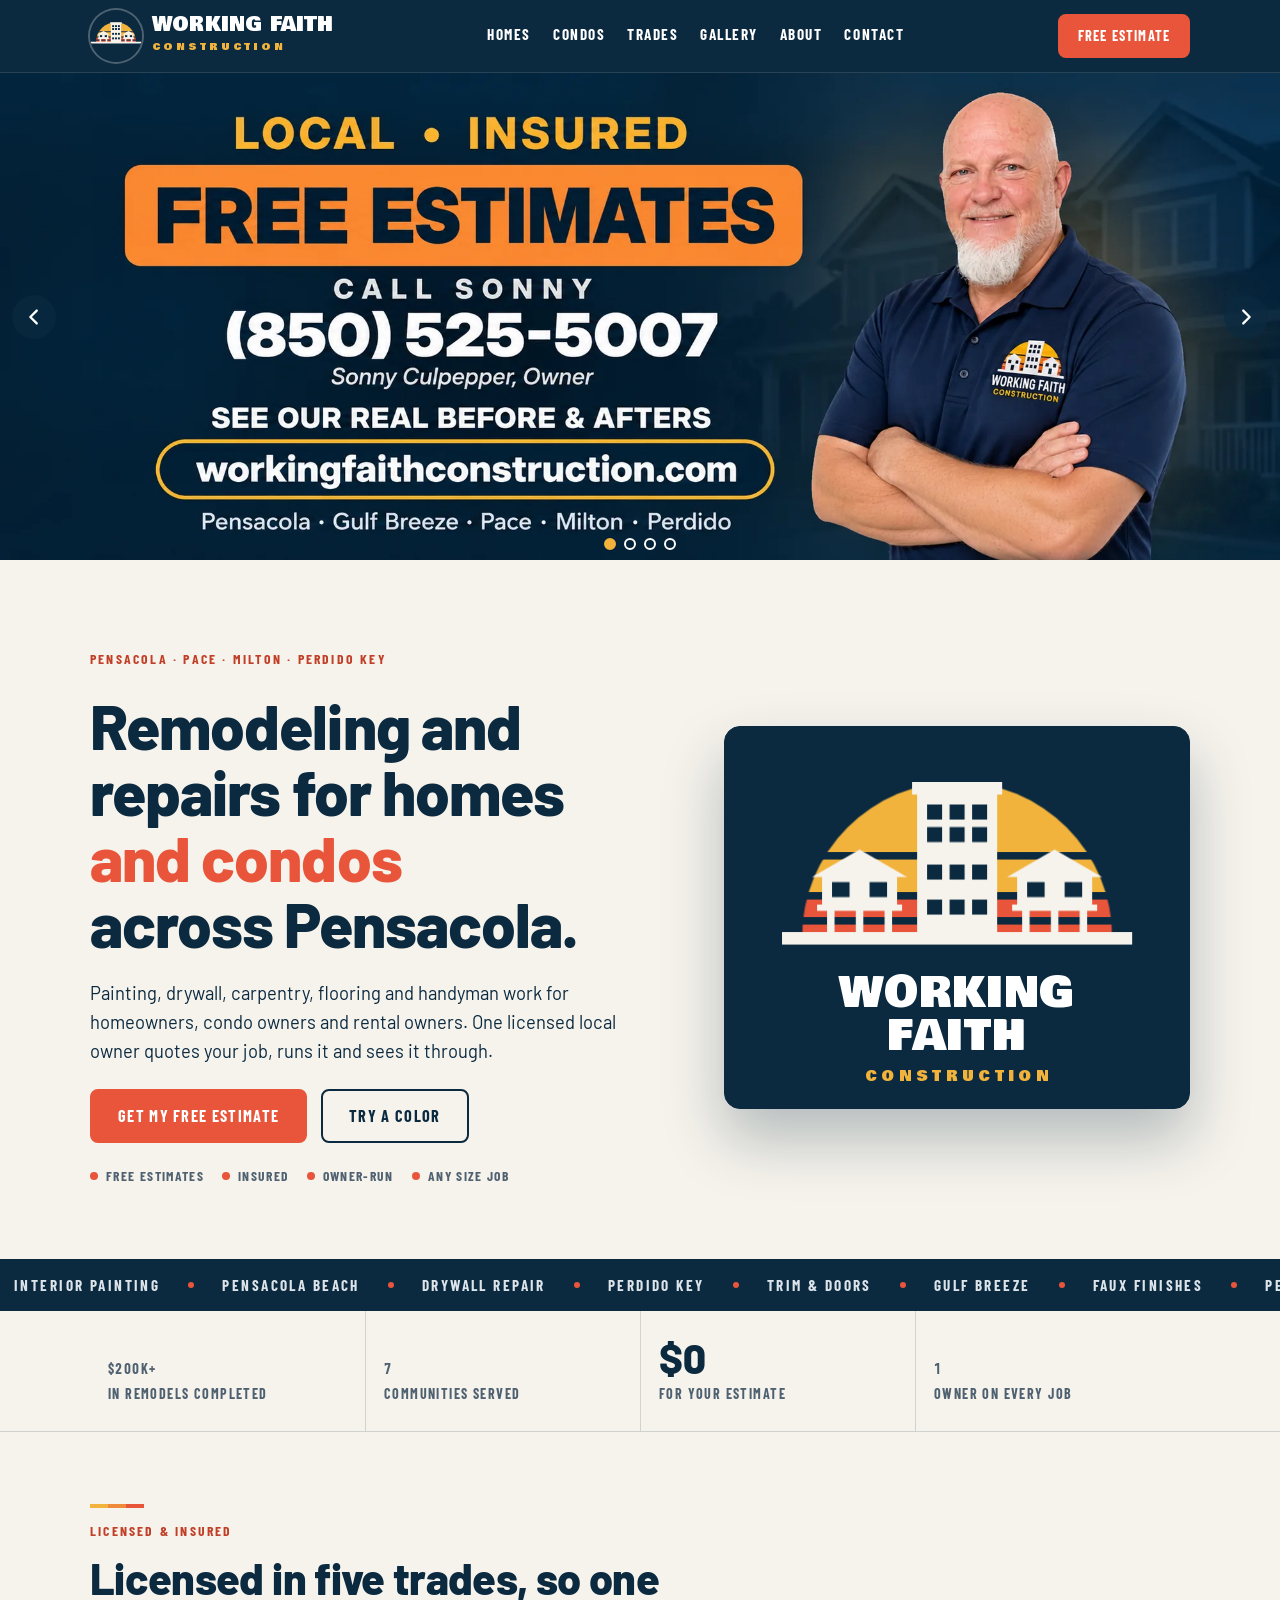
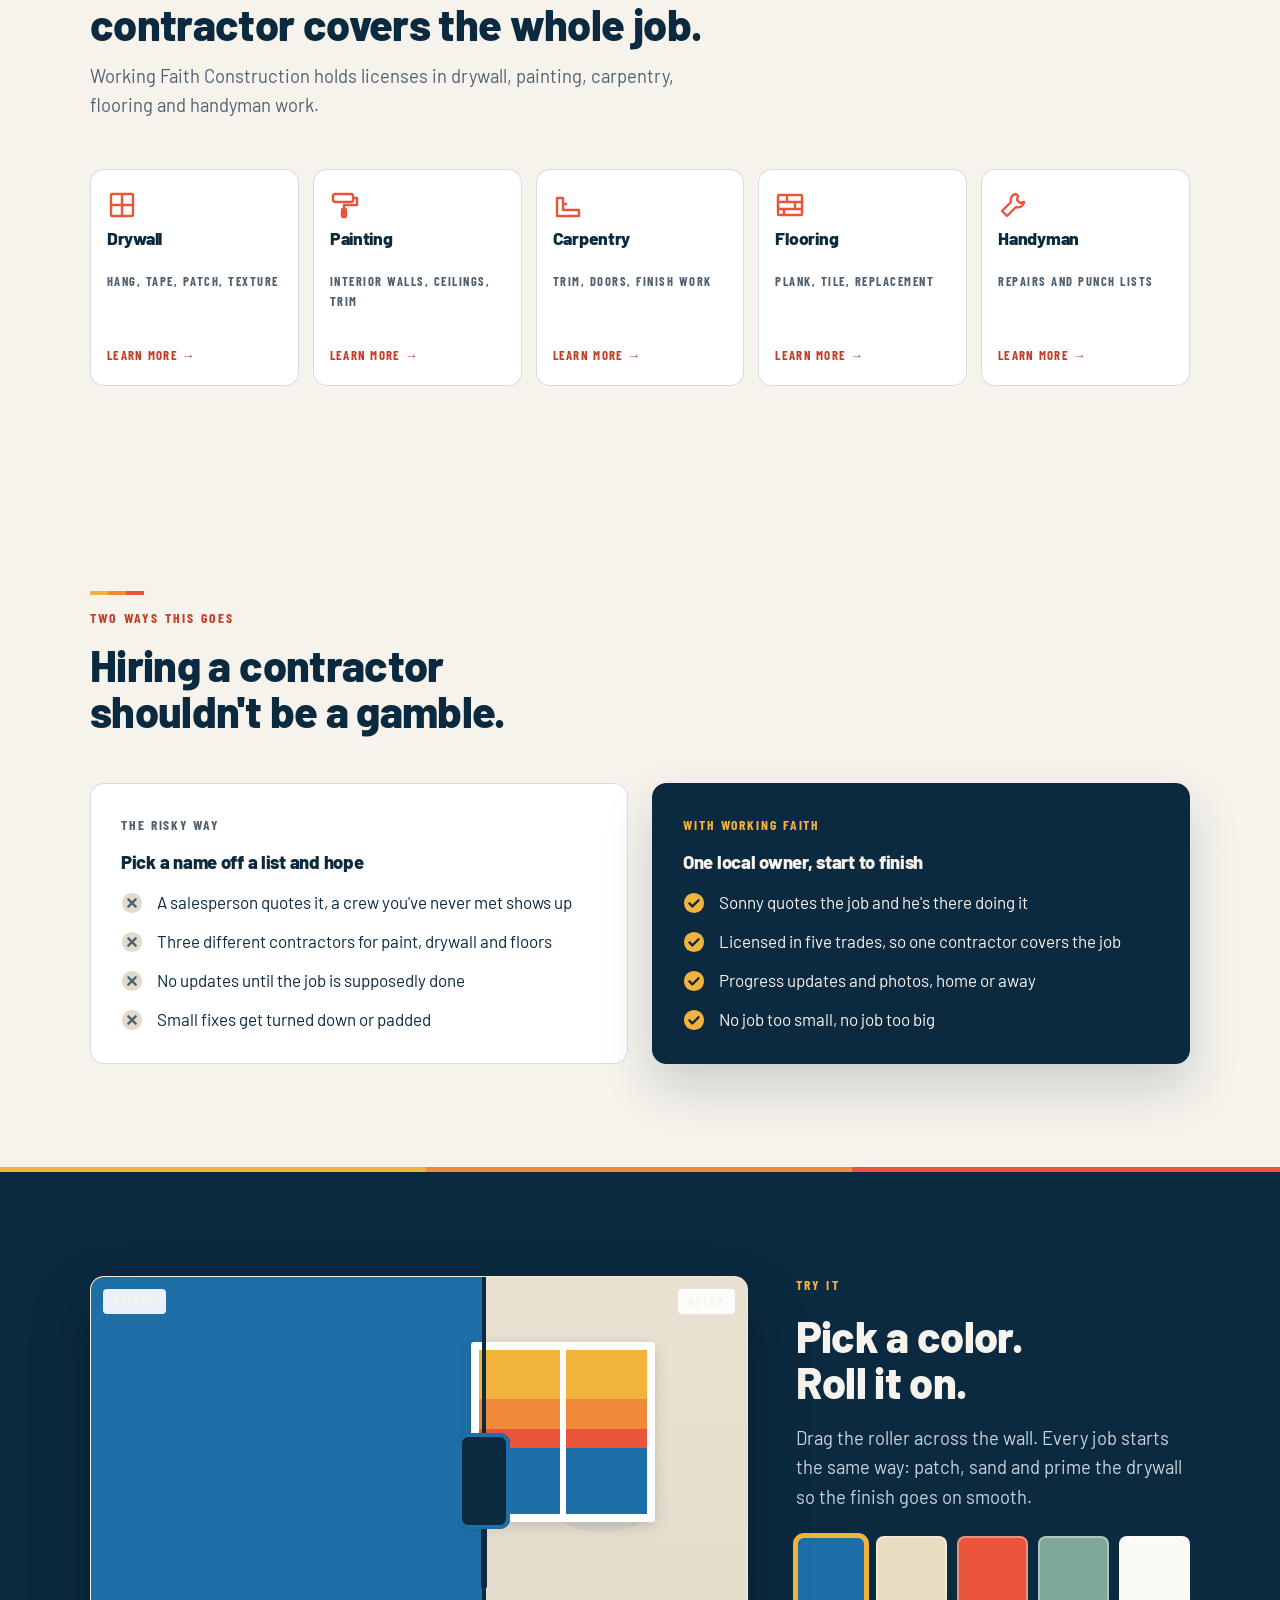
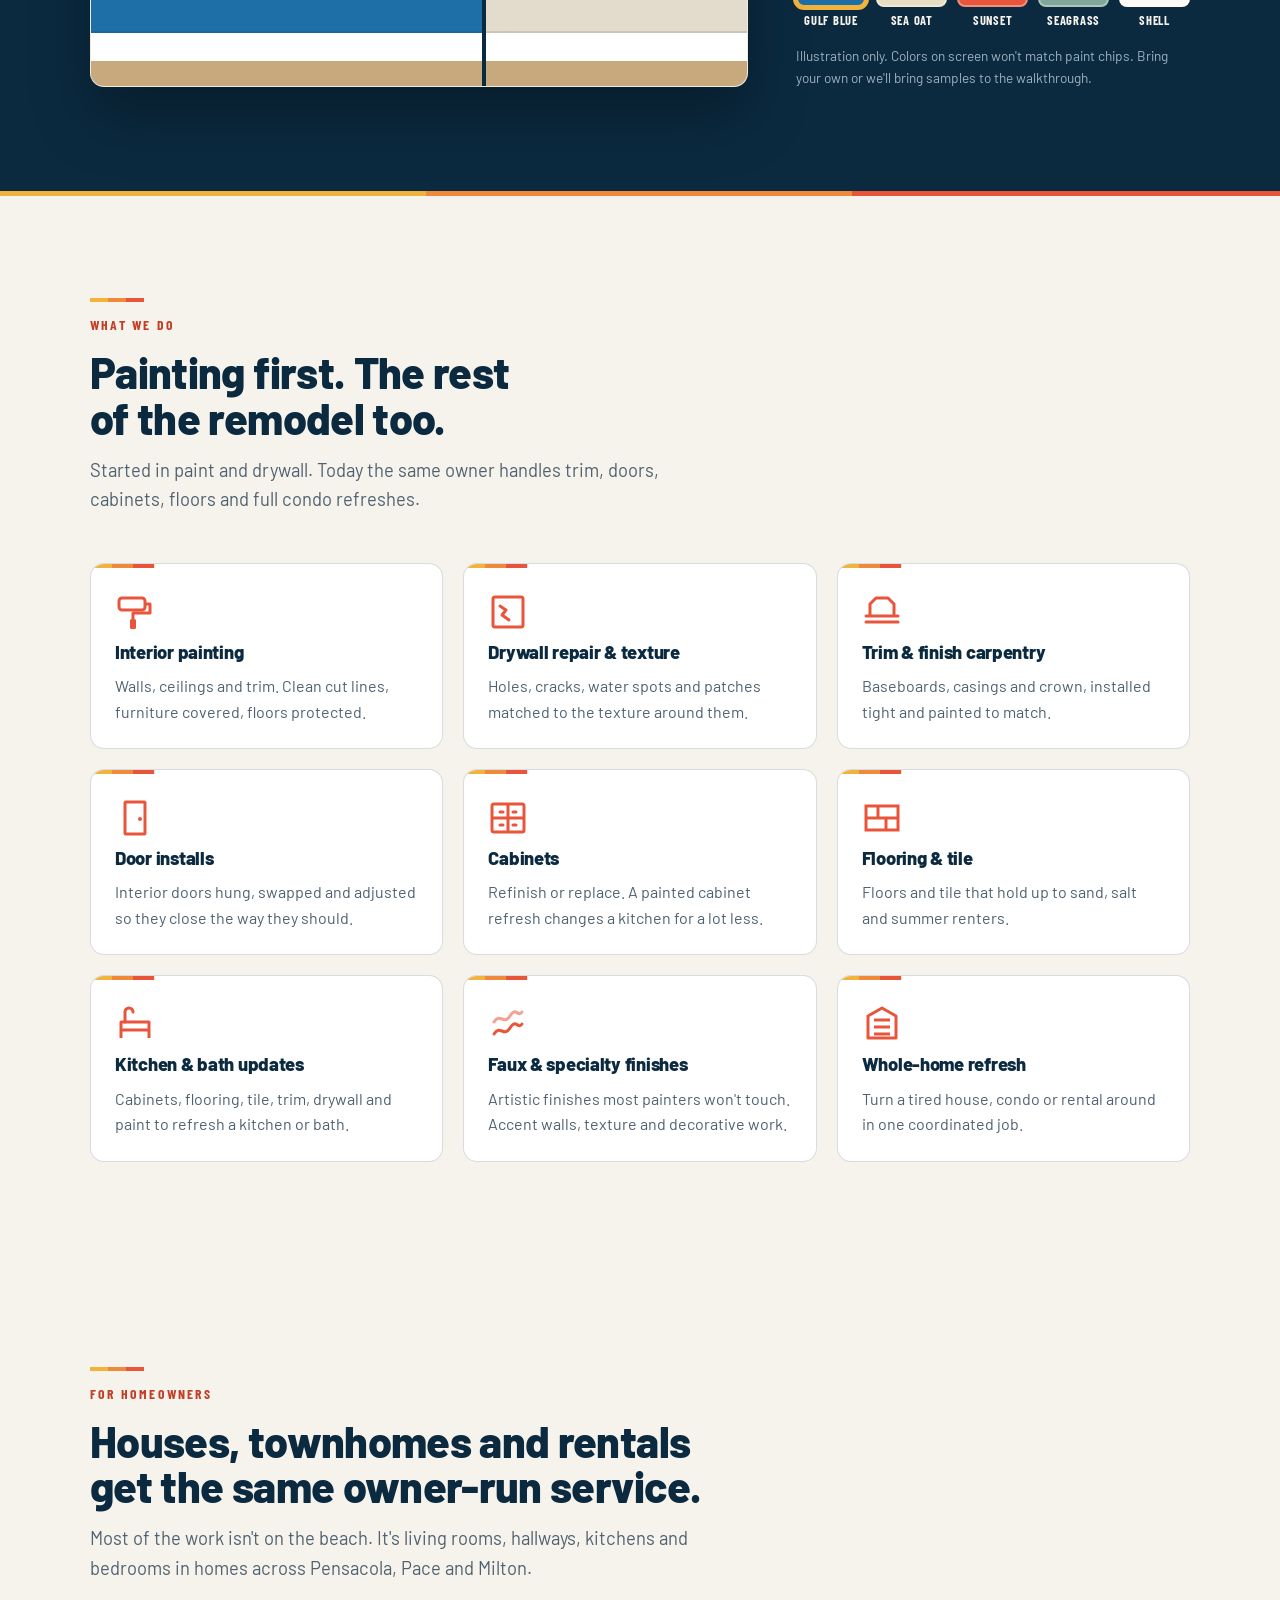
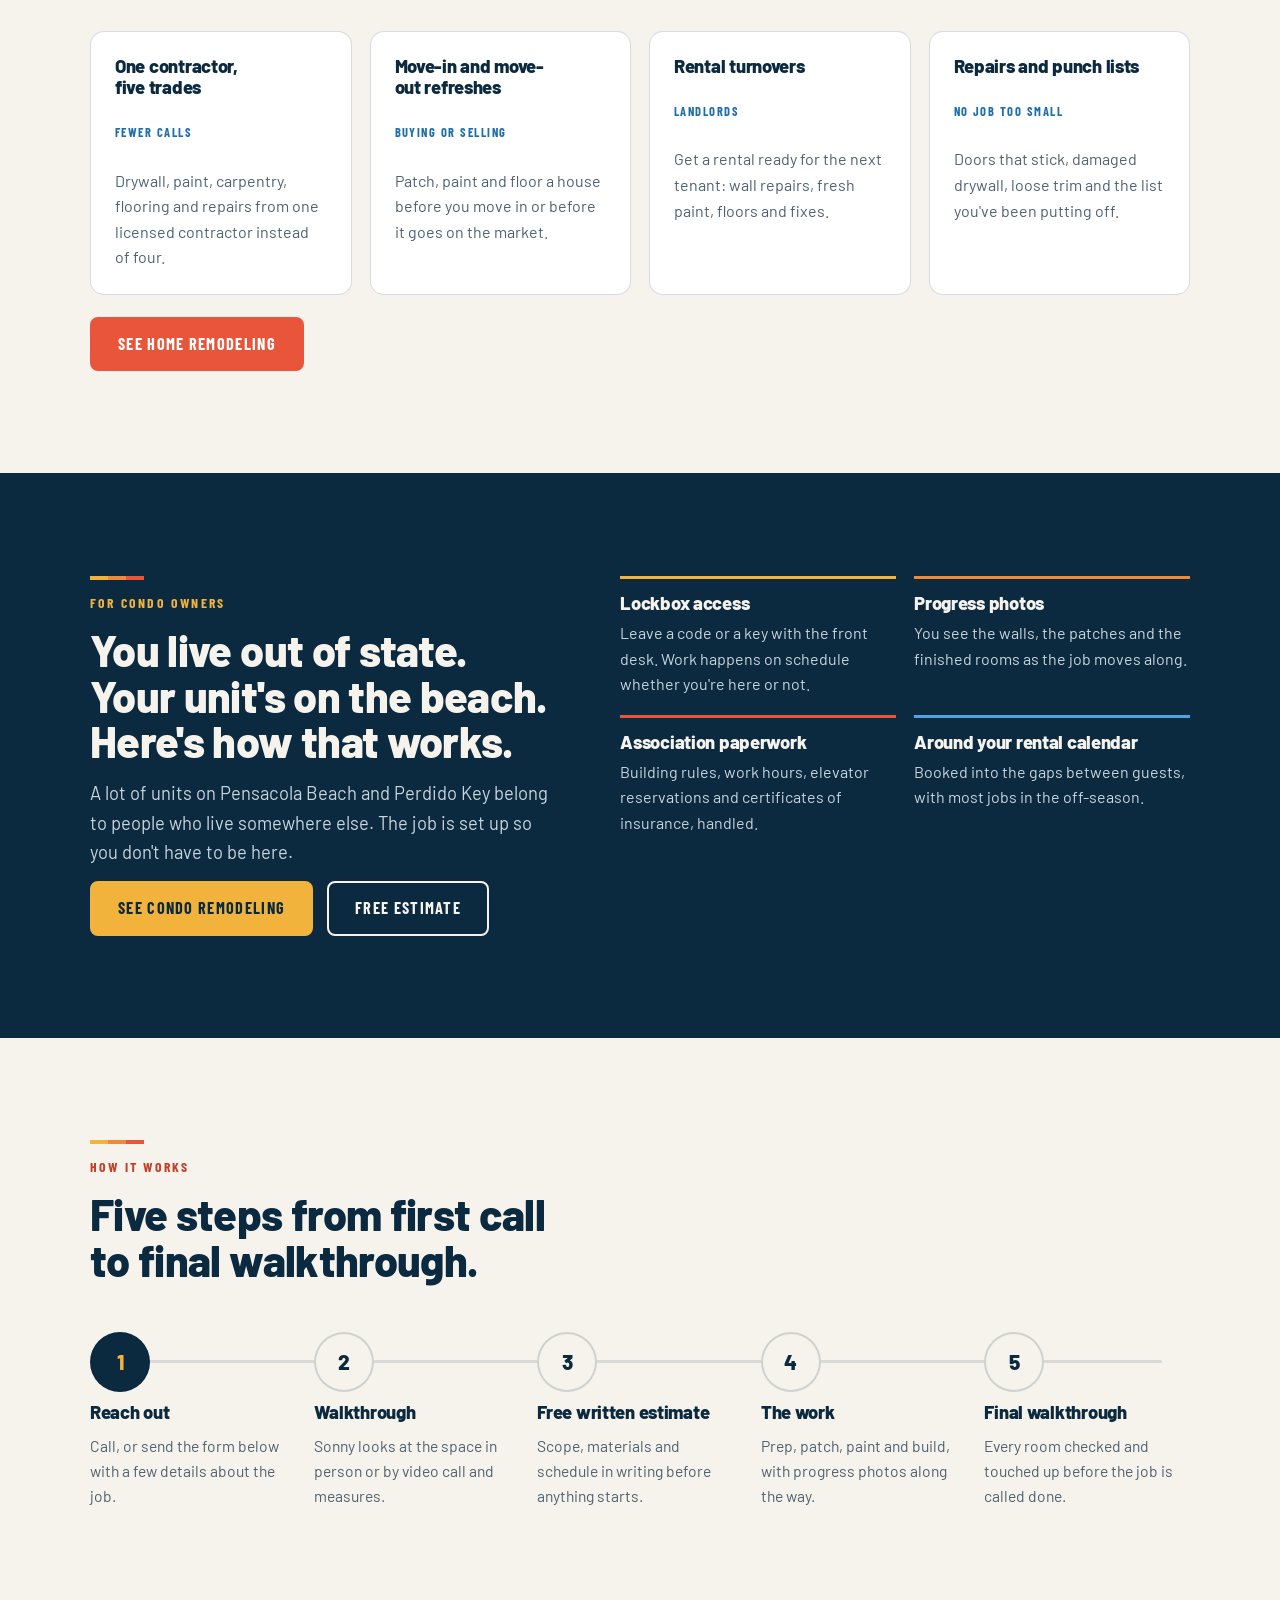
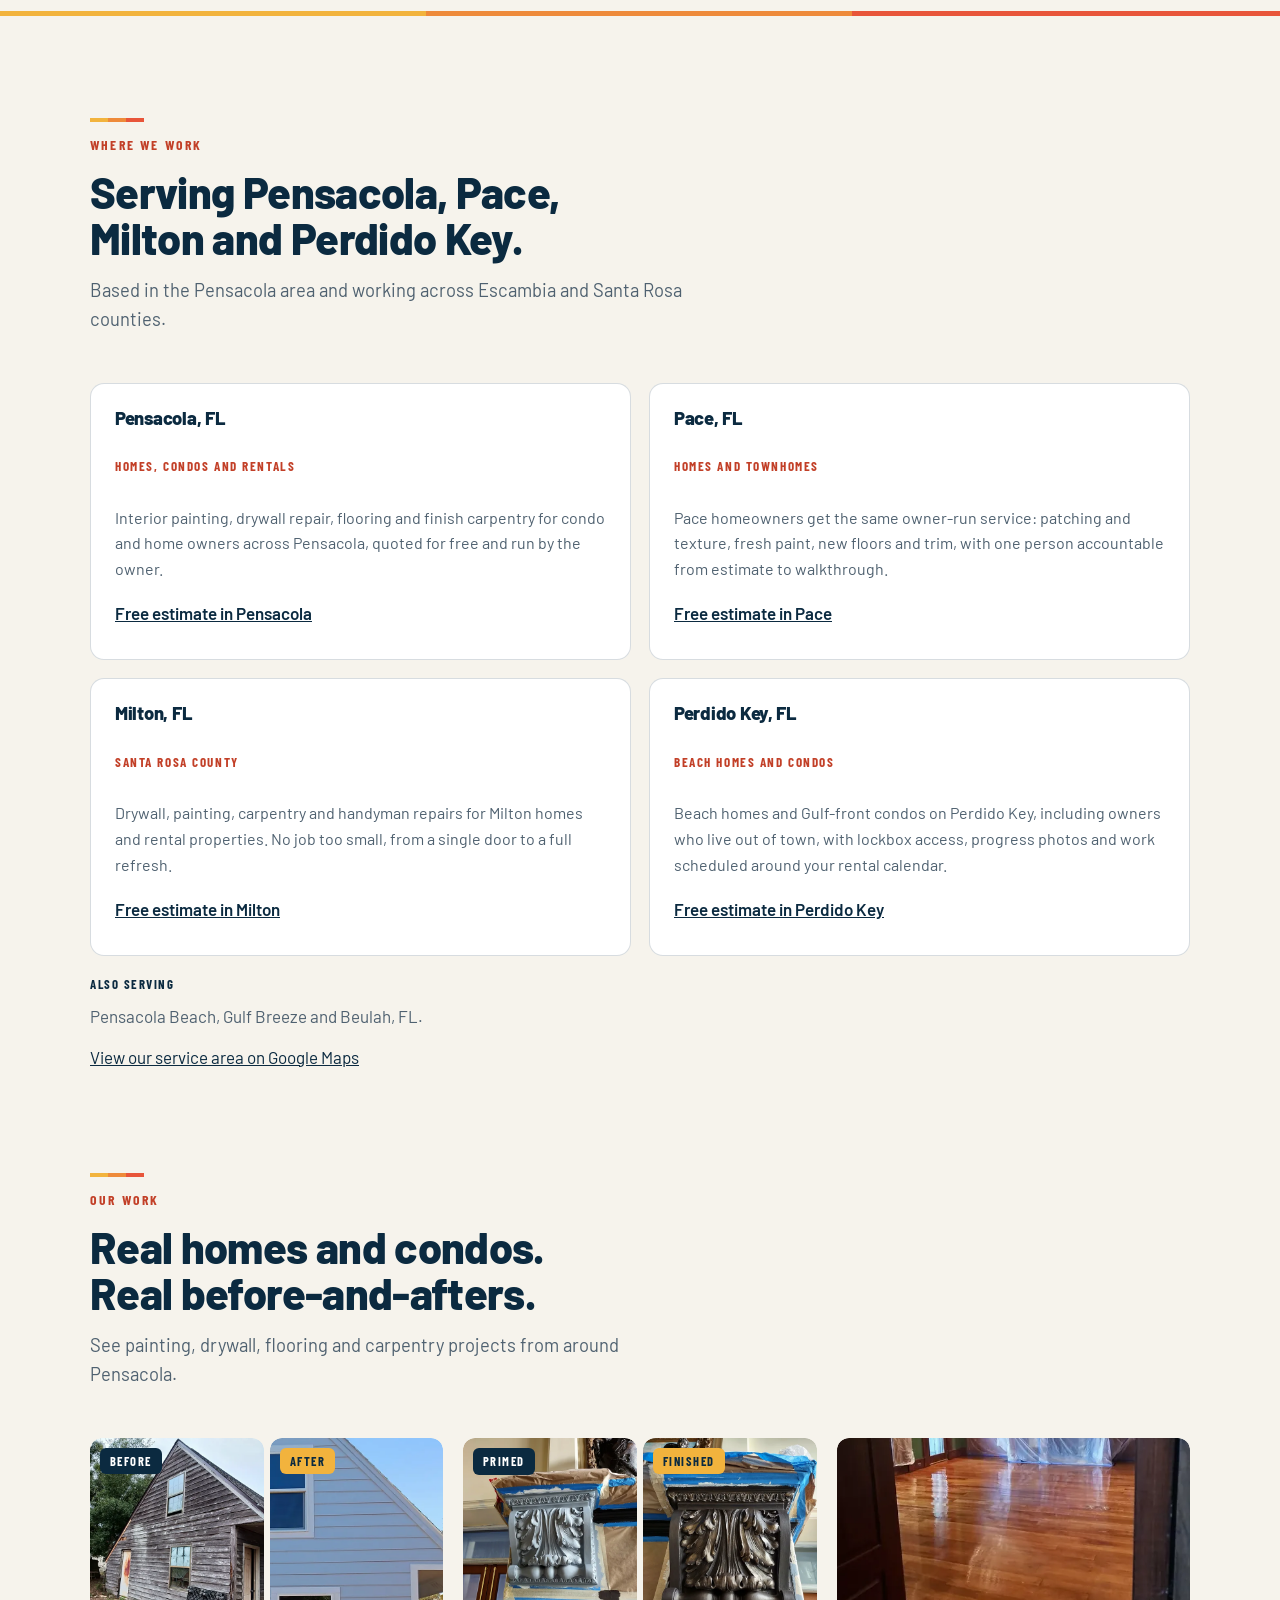
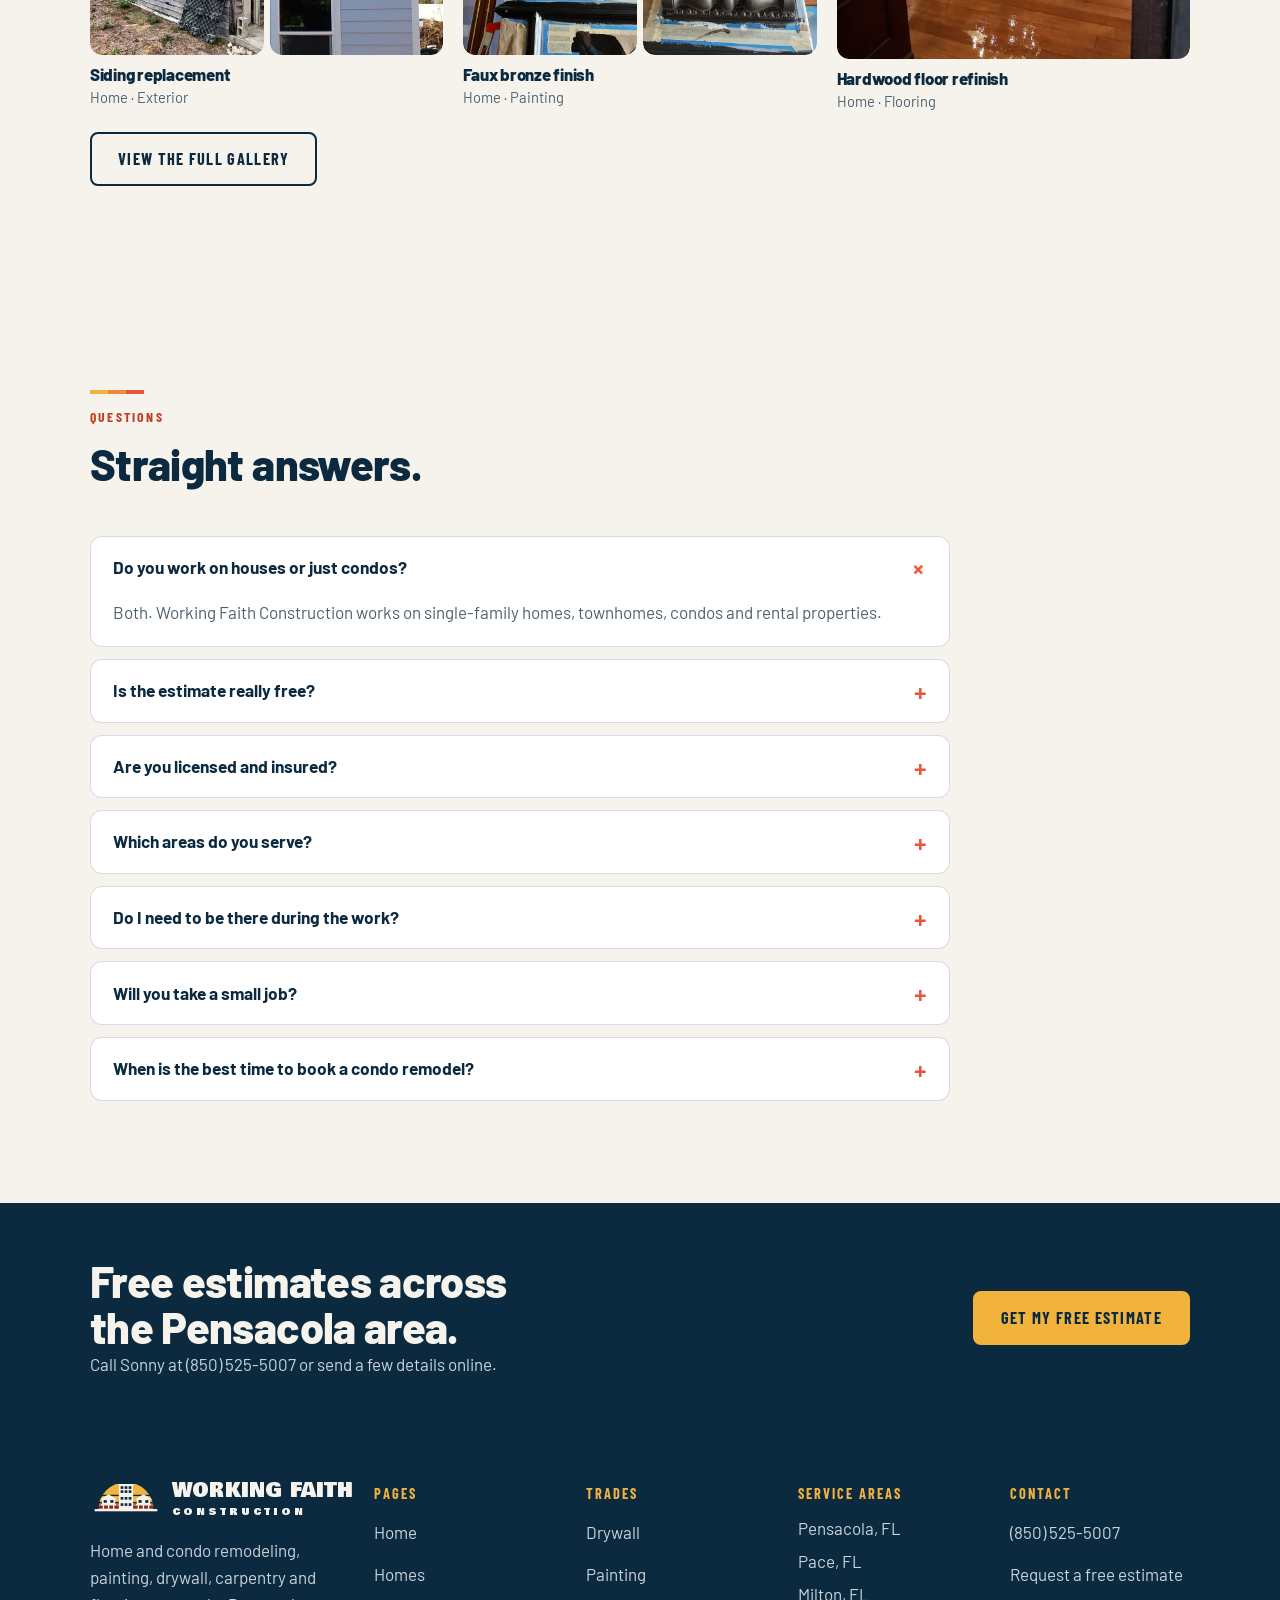
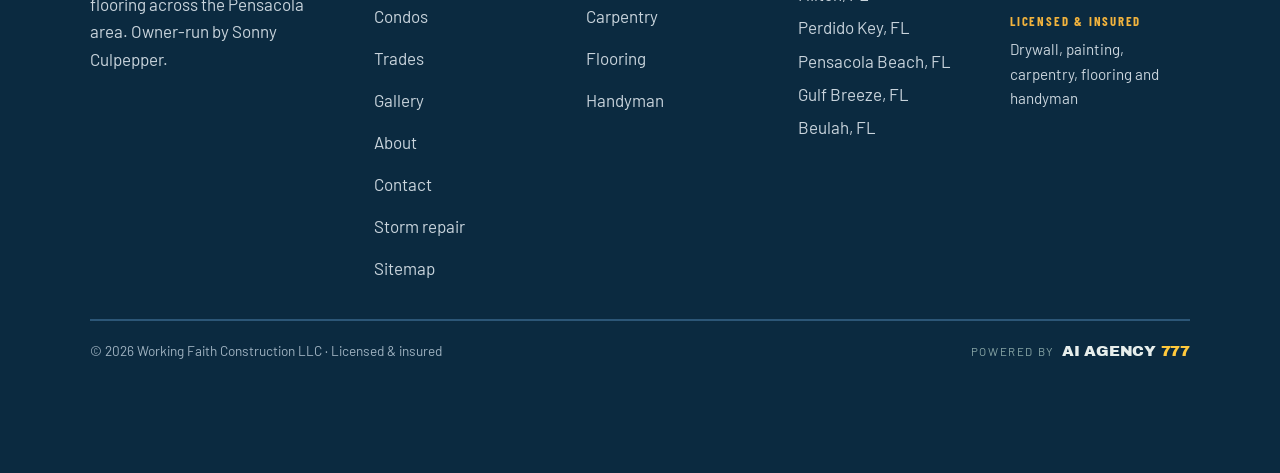
<file: index.html>
<!doctype html>
<html lang="en">
<head>
<meta charset="utf-8">
<meta name="viewport" content="width=device-width, initial-scale=1, viewport-fit=cover">
<title>Working Faith Construction | Home &amp; Condo Remodeling in Pensacola, FL</title>
<meta name="description" content="Licensed home and condo remodeling, painting, drywall, carpentry and flooring in Pensacola, Pace, Milton and Perdido Key. Owner-run, insured, free estimates. Call (850) 525-5007.">
<meta name="keywords" content="Working Faith Construction, Pensacola contractor, home remodeling Pensacola, home repair Pensacola, condo remodeling Pensacola, painting contractor Pensacola, drywall repair Pensacola, flooring installation Pensacola, carpentry Pensacola, handyman Pensacola, Pace FL contractor, Milton FL contractor, Perdido Key condo remodel">
<link rel="canonical" href="https://workingfaithconstruction.com/">
<meta name="robots" content="index, follow">
<meta name="geo.region" content="US-FL">
<meta name="geo.placename" content="Pensacola, Florida">
<meta property="og:type" content="website">
<meta property="og:site_name" content="Working Faith Construction">
<meta property="og:title" content="Working Faith Construction | Home &amp; Condo Remodeling in Pensacola, FL">
<meta property="og:description" content="Licensed home and condo remodeling, painting, drywall, carpentry and flooring in Pensacola, Pace, Milton and Perdido Key. Owner-run, insured, free estimates. Call (850) 525-5007.">
<meta property="og:url" content="https://workingfaithconstruction.com/">
<meta name="twitter:card" content="summary">
<link rel="icon" href="favicon.svg" type="image/svg+xml">
<link rel="stylesheet" href="https://fonts.googleapis.com/css2?family=Bowlby+One&family=Barlow:wght@400;500;600;700;800&family=Barlow+Condensed:wght@600;700&display=swap">
<link rel="stylesheet" href="https://fonts.googleapis.com/css2?family=Archivo+Black&text=AIGENCY7%20&display=swap">
<link rel="stylesheet" href="site.css">
<script type="application/ld+json">{"@context": "https://schema.org", "@type": "HomeAndConstructionBusiness", "@id": "https://workingfaithconstruction.com/#business", "name": "Working Faith Construction", "legalName": "Working Faith Construction LLC", "url": "https://workingfaithconstruction.com/", "telephone": "+1-850-525-5007", "founder": {"@type": "Person", "name": "Sonny Culpepper"}, "areaServed": [{"@type": "City", "name": "Pensacola, FL"}, {"@type": "City", "name": "Pace, FL"}, {"@type": "City", "name": "Milton, FL"}, {"@type": "City", "name": "Perdido Key, FL"}, {"@type": "City", "name": "Pensacola Beach, FL"}, {"@type": "City", "name": "Gulf Breeze, FL"}, {"@type": "City", "name": "Beulah, FL"}], "knowsAbout": ["Home remodeling", "Condo remodeling", "Interior painting", "Drywall repair", "Carpentry", "Flooring", "Handyman services", "Faux finishes"], "makesOffer": [{"@type": "Offer", "itemOffered": {"@type": "Service", "name": "Home remodeling"}}, {"@type": "Offer", "itemOffered": {"@type": "Service", "name": "Condo remodeling"}}, {"@type": "Offer", "itemOffered": {"@type": "Service", "name": "Interior painting"}}, {"@type": "Offer", "itemOffered": {"@type": "Service", "name": "Drywall repair and texture"}}, {"@type": "Offer", "itemOffered": {"@type": "Service", "name": "Finish carpentry and door installs"}}, {"@type": "Offer", "itemOffered": {"@type": "Service", "name": "Flooring installation"}}, {"@type": "Offer", "itemOffered": {"@type": "Service", "name": "Handyman repairs"}}]}</script>
<script type="application/ld+json">{"@context": "https://schema.org", "@type": "FAQPage", "mainEntity": [{"@type": "Question", "name": "Do you work on houses or just condos?", "acceptedAnswer": {"@type": "Answer", "text": "Both. Working Faith Construction works on single-family homes, townhomes, condos and rental properties."}}, {"@type": "Question", "name": "Is the estimate really free?", "acceptedAnswer": {"@type": "Answer", "text": "Yes. The walkthrough and the written estimate cost nothing, and you're under no obligation."}}, {"@type": "Question", "name": "Are you licensed and insured?", "acceptedAnswer": {"@type": "Answer", "text": "Yes. Working Faith Construction is licensed in drywall, painting, carpentry, flooring and handyman work, and carries general liability insurance. A certificate can go straight to your condo association."}}, {"@type": "Question", "name": "Which areas do you serve?", "acceptedAnswer": {"@type": "Answer", "text": "Pensacola, Pace, Milton and Perdido Key, plus Pensacola Beach, Gulf Breeze and Beulah."}}, {"@type": "Question", "name": "Do I need to be there during the work?", "acceptedAnswer": {"@type": "Answer", "text": "No. Most condo owners leave a lockbox code or a key at the front desk and follow along through progress photos."}}, {"@type": "Question", "name": "Will you take a small job?", "acceptedAnswer": {"@type": "Answer", "text": "Yes. One wall, a drywall patch or a door that won't latch. No job is too small or too big."}}, {"@type": "Question", "name": "When is the best time to book a condo remodel?", "acceptedAnswer": {"@type": "Answer", "text": "The off-season, roughly October through early March, when units sit empty and buildings are quieter."}}]}</script>
</head>
<body>
<svg width="0" height="0" style="position:absolute" aria-hidden="true">
  <defs>
    <clipPath id="sunClip"><path d="M18 78 A62 62 0 0 1 142 78 Z"></path></clipPath>
    <clipPath id="skyClip"><rect x="0" y="0" width="160" height="78"></rect></clipPath>
    <symbol id="mark" viewBox="0 10 160 76">
      <g clip-path="url(#sunClip)">
        <rect x="0" y="16" width="160" height="28" fill="#F2B33D"></rect>
        <rect x="0" y="47" width="160" height="13" fill="#F2B33D"></rect>
        <rect x="0" y="63" width="160" height="7" fill="#E8553A"></rect>
        <rect x="0" y="73" width="160" height="5" fill="#E8553A"></rect>
      </g>
      <g fill="currentColor">
        <path d="M62 16 H98 V21 H96 V78 H64 V21 H62 Z"></path>
        <path d="M22 54 L41 43 L60 54 Z"></path><rect x="26" y="53" width="30" height="13"></rect><rect x="24" y="65" width="34" height="2.5"></rect><rect x="28" y="67" width="3" height="11"></rect><rect x="39.5" y="67" width="3" height="11"></rect><rect x="51" y="67" width="3" height="11"></rect>
        <path d="M100 54 L119 43 L138 54 Z"></path><rect x="104" y="53" width="30" height="13"></rect><rect x="102" y="65" width="34" height="2.5"></rect><rect x="106" y="67" width="3" height="11"></rect><rect x="117.5" y="67" width="3" height="11"></rect><rect x="129" y="67" width="3" height="11"></rect>
      </g>
      <g style="fill:var(--win,#F6F3EC)"><rect x="68" y="25" width="6" height="6"></rect><rect x="77" y="25" width="6" height="6"></rect><rect x="86" y="25" width="6" height="6"></rect><rect x="68" y="34" width="6" height="6"></rect><rect x="77" y="34" width="6" height="6"></rect><rect x="86" y="34" width="6" height="6"></rect><rect x="68" y="49" width="6" height="6"></rect><rect x="77" y="49" width="6" height="6"></rect><rect x="86" y="49" width="6" height="6"></rect><rect x="68" y="63" width="6" height="6"></rect><rect x="77" y="63" width="6" height="6"></rect><rect x="86" y="63" width="6" height="6"></rect><rect x="30" y="56" width="7" height="6"></rect><rect x="45" y="56" width="7" height="6"></rect><rect x="108" y="56" width="7" height="6"></rect><rect x="123" y="56" width="7" height="6"></rect></g>
      <rect x="10" y="76" width="140" height="5" fill="currentColor"></rect>
    </symbol>
    <clipPath id="badgeClip"><circle cx="50" cy="50" r="50"></circle></clipPath>
    <symbol id="badge" viewBox="0 0 100 100">
      <circle cx="50" cy="50" r="50" fill="#0B2A40"></circle>
      <g clip-path="url(#badgeClip)">
        <g transform="translate(0.4 13.64) scale(0.62)">
          <g clip-path="url(#sunClip)">
            <rect x="0" y="16" width="160" height="28" fill="#F2B33D"></rect>
            <rect x="0" y="47" width="160" height="13" fill="#F2B33D"></rect>
            <rect x="0" y="63" width="160" height="7" fill="#E8553A"></rect>
            <rect x="0" y="73" width="160" height="5" fill="#E8553A"></rect>
          </g>
          <g fill="#F6F3EC">
            <path d="M62 16 H98 V21 H96 V78 H64 V21 H62 Z"></path>
            <path d="M22 54 L41 43 L60 54 Z"></path><rect x="26" y="53" width="30" height="13"></rect><rect x="24" y="64" width="34" height="4"></rect><rect x="29" y="67" width="5" height="11"></rect><rect x="48" y="67" width="5" height="11"></rect>
            <path d="M100 54 L119 43 L138 54 Z"></path><rect x="104" y="53" width="30" height="13"></rect><rect x="102" y="64" width="34" height="4"></rect><rect x="107" y="67" width="5" height="11"></rect><rect x="126" y="67" width="5" height="11"></rect>
          </g>
          <g fill="#0B2A40"><rect x="68" y="25" width="6" height="6"></rect><rect x="77" y="25" width="6" height="6"></rect><rect x="86" y="25" width="6" height="6"></rect><rect x="68" y="34" width="6" height="6"></rect><rect x="77" y="34" width="6" height="6"></rect><rect x="86" y="34" width="6" height="6"></rect><rect x="68" y="49" width="6" height="6"></rect><rect x="77" y="49" width="6" height="6"></rect><rect x="86" y="49" width="6" height="6"></rect><rect x="68" y="63" width="6" height="6"></rect><rect x="77" y="63" width="6" height="6"></rect><rect x="86" y="63" width="6" height="6"></rect><rect x="30" y="56" width="7" height="6"></rect><rect x="45" y="56" width="7" height="6"></rect><rect x="108" y="56" width="7" height="6"></rect><rect x="123" y="56" width="7" height="6"></rect></g>
        </g>
        <rect x="0" y="61" width="100" height="3.4" fill="#F6F3EC"></rect>
      </g>
    </symbol>
    <symbol id="ico-x" viewBox="0 0 24 24"><circle cx="12" cy="12" r="11" fill="#E2DACA"></circle><path d="M8 8l8 8M16 8l-8 8" stroke="#4F6170" stroke-width="2.5" stroke-linecap="round"></path></symbol>
    <symbol id="ico-check" viewBox="0 0 24 24"><circle cx="12" cy="12" r="11" fill="#F2B33D"></circle><path d="M7 12.5l3.2 3.2L17 9" fill="none" stroke="#0B2A40" stroke-width="2.6" stroke-linecap="round" stroke-linejoin="round"></path></symbol>
  </defs>
</svg>
<a class="skip" href="#main">Skip to content</a>
<header class="site">
  <div class="wrap">
    <a class="brand" href="index.html" aria-label="Working Faith Construction, home">
      <svg class="badge" viewBox="0 0 100 100" aria-hidden="true"><use href="#badge"></use></svg>
      <span><b>WORKING FAITH</b><small>CONSTRUCTION</small></span>
    </a>
    <nav class="main" id="mainNav" aria-label="Main">
      <a href="home-remodel.html">Homes</a>
      <a href="condo-remodel.html">Condos</a>
      <a href="trades.html">Trades</a>
      <a href="gallery.html">Gallery</a>
      <a href="about.html">About</a>
      <a href="contact.html">Contact</a>
    </nav>
    <div class="head-right">
      <a class="btn" href="contact.html#estimate">Free estimate</a>
      <button class="menu-btn" id="menuBtn" type="button" aria-expanded="false" aria-controls="mainNav" aria-label="Menu"><svg viewBox="0 0 24 24" fill="none" stroke="currentColor" stroke-width="2.4" stroke-linecap="round" aria-hidden="true"><path d="M4 7h16M4 12h16M4 17h16"></path></svg></button>
    </div>
  </div>
</header>
<main id="main">
<section class="hero-slider" aria-roledescription="carousel" aria-label="Working Faith Construction highlights">
  <div class="hs-track" id="hsTrack">
    <div class="hs-slide hs-banner" role="group" aria-roledescription="slide" aria-label="1 of 4">
      <a href="tel:+18505255007" aria-label="Free estimates. Call Sonny at (850) 525-5007">
        <picture>
          <source type="image/webp" srcset="img/hero-free-estimates-800.webp 800w, img/hero-free-estimates-1200.webp 1200w, img/hero-free-estimates-2000.webp 2000w" sizes="100vw">
          <img src="img/hero-free-estimates-1200.jpg" width="2000" height="761" fetchpriority="high" decoding="async"
            alt="Local and insured. Free estimates. Call Sonny Culpepper, owner of Working Faith Construction, at (850) 525-5007. Serving Pensacola, Gulf Breeze, Pace, Milton and Perdido Key.">
        </picture>
      </a>
    </div>
    <div class="hs-slide hs-photo split" role="group" aria-roledescription="slide">
      <img src="img/slides/siding-before-after.webp" width="1536" height="864" loading="lazy" decoding="async" alt="Before and after: weathered wood siding replaced with new lap siding, painted light gray with white trim" style="object-position:50% 40%">
      <span class="chip ba-l">Before</span><span class="chip after ba-r">After</span>
      <div class="hs-cap"><span class="eyebrow">Before &amp; after</span><p class="hs-title">Rotted siding out. New siding, trim and paint in.</p><a class="btn" href="gallery.html">See more before &amp; afters</a></div>
    </div>
    <div class="hs-slide hs-photo" role="group" aria-roledescription="slide">
      <img src="img/slides/beach-house.webp" width="1536" height="864" loading="lazy" decoding="async" alt="Ground level under a stilt beach house with painted ceiling, white lap siding enclosure and a blue-gray door" style="object-position:50% 55%">
      <div class="hs-cap"><span class="eyebrow">Beach homes</span><p class="hs-title">Under-house areas, painted and finished right.</p><a class="btn" href="home-remodel.html">Home remodels</a></div>
    </div>
    <div class="hs-slide hs-photo" role="group" aria-roledescription="slide">
      <img src="img/slides/gulf-condo.webp" width="1536" height="864" loading="lazy" decoding="async" alt="Gulf-front condo mid-remodel with new ceiling framing and Gulf views through the balcony doors" style="object-position:50% 60%">
      <div class="hs-cap"><span class="eyebrow">Condos</span><p class="hs-title">Gulf-front condo remodels, start to finish.</p><a class="btn" href="condo-remodel.html">Condo remodels</a></div>
    </div>
  </div>
  <button class="hs-arrow hs-prev" type="button" aria-label="Previous slide" hidden><svg viewBox="0 0 24 24" aria-hidden="true"><path d="M15 5l-7 7 7 7" fill="none" stroke="currentColor" stroke-width="2.5" stroke-linecap="round" stroke-linejoin="round"/></svg></button>
  <button class="hs-arrow hs-next" type="button" aria-label="Next slide" hidden><svg viewBox="0 0 24 24" aria-hidden="true"><path d="M9 5l7 7-7 7" fill="none" stroke="currentColor" stroke-width="2.5" stroke-linecap="round" stroke-linejoin="round"/></svg></button>
  <div class="hs-dots" id="hsDots" hidden></div>
</section>
  <section class="hero" id="top">
    <div class="wrap">
      <div class="hero-copy">
        <span class="eyebrow">Pensacola · Pace · Milton · Perdido Key</span>
        <h1>Remodeling and repairs for homes <em>and condos</em> across Pensacola.</h1>
        <p class="lede">Painting, drywall, carpentry, flooring and handyman work for homeowners, condo owners and rental owners. One licensed local owner quotes your job, runs it and sees it through.</p>
        <div class="cta-row">
          <a class="btn" href="contact.html#estimate">Get my free estimate</a>
          <a class="btn ghost" href="#paint">Try a color</a>
        </div>
        <ul class="chips" aria-label="At a glance">
          <li>Free estimates</li>
          <li>Insured</li>
          <li>Owner-run</li>
          <li>Any size job</li>
        </ul>
      </div>
      <figure class="sun-card" style="margin:0">
        <svg class="anim" viewBox="0 10 160 76" role="img" aria-label="Working Faith Construction logo: a condo and two stilt beach houses in front of a striped sunset">
          <g clip-path="url(#sunClip)">
            <rect class="band b1" x="0" y="16" width="160" height="28" fill="#F2B33D"></rect>
            <rect class="band b2" x="0" y="47" width="160" height="13" fill="#F2B33D"></rect>
            <rect class="band b3" x="0" y="63" width="160" height="7" fill="#E8553A"></rect>
            <rect class="band b4" x="0" y="73" width="160" height="5" fill="#E8553A"></rect>
          </g>
          <g clip-path="url(#skyClip)">
            <g class="bld h1" fill="#F6F3EC"><path d="M22 54 L41 43 L60 54 Z"></path><rect x="26" y="53" width="30" height="13"></rect><rect x="24" y="65" width="34" height="2.5"></rect><rect x="28" y="67" width="3" height="11"></rect><rect x="39.5" y="67" width="3" height="11"></rect><rect x="51" y="67" width="3" height="11"></rect></g>
            <g class="bld c" fill="#F6F3EC"><path d="M62 16 H98 V21 H96 V78 H64 V21 H62 Z"></path></g>
            <g class="bld h2" fill="#F6F3EC"><path d="M100 54 L119 43 L138 54 Z"></path><rect x="104" y="53" width="30" height="13"></rect><rect x="102" y="65" width="34" height="2.5"></rect><rect x="106" y="67" width="3" height="11"></rect><rect x="117.5" y="67" width="3" height="11"></rect><rect x="129" y="67" width="3" height="11"></rect></g>
            <g class="lit" fill="#0B2A40"><rect x="68" y="25" width="6" height="6"></rect><rect x="77" y="25" width="6" height="6"></rect><rect x="86" y="25" width="6" height="6"></rect><rect x="68" y="34" width="6" height="6"></rect><rect x="77" y="34" width="6" height="6"></rect><rect x="86" y="34" width="6" height="6"></rect><rect x="68" y="49" width="6" height="6"></rect><rect x="77" y="49" width="6" height="6"></rect><rect x="86" y="49" width="6" height="6"></rect><rect x="68" y="63" width="6" height="6"></rect><rect x="77" y="63" width="6" height="6"></rect><rect x="86" y="63" width="6" height="6"></rect><rect x="30" y="56" width="7" height="6"></rect><rect x="45" y="56" width="7" height="6"></rect><rect x="108" y="56" width="7" height="6"></rect><rect x="123" y="56" width="7" height="6"></rect></g>
          </g>
          <rect class="horizon" x="10" y="76" width="140" height="5" fill="#F6F3EC"></rect>
        </svg>
        <figcaption class="wordmark"><span class="wm-big">WORKING<br>FAITH</span><span class="wm-small">CONSTRUCTION</span></figcaption>
      </figure>
    </div>

    <div class="marquee" aria-label="Services and service areas">
      <div class="marquee-track">
        <ul>
          <li>Interior painting</li><li class="dot" aria-hidden="true"></li>
          <li>Pensacola Beach</li><li class="dot" aria-hidden="true"></li>
          <li>Drywall repair</li><li class="dot" aria-hidden="true"></li>
          <li>Perdido Key</li><li class="dot" aria-hidden="true"></li>
          <li>Trim &amp; doors</li><li class="dot" aria-hidden="true"></li>
          <li>Gulf Breeze</li><li class="dot" aria-hidden="true"></li>
          <li>Faux finishes</li><li class="dot" aria-hidden="true"></li>
          <li>Pensacola</li><li class="dot" aria-hidden="true"></li>
          <li>Cabinets</li><li class="dot" aria-hidden="true"></li>
          <li>Beulah · Pace · Milton</li><li class="dot" aria-hidden="true"></li>
        </ul>
        <ul aria-hidden="true">
          <li>Interior painting</li><li class="dot"></li>
          <li>Pensacola Beach</li><li class="dot"></li>
          <li>Drywall repair</li><li class="dot"></li>
          <li>Perdido Key</li><li class="dot"></li>
          <li>Trim &amp; doors</li><li class="dot"></li>
          <li>Gulf Breeze</li><li class="dot"></li>
          <li>Faux finishes</li><li class="dot"></li>
          <li>Pensacola</li><li class="dot"></li>
          <li>Cabinets</li><li class="dot"></li>
          <li>Beulah · Pace · Milton</li><li class="dot"></li>
        </ul>
      </div>
    </div>
  </section>

  <div class="stats">
    <div class="wrap">
      <div class="stat"><b><span data-count="200" data-prefix="$" data-suffix="K+">$200K+</span></b><span>In remodels completed</span></div>
      <div class="stat"><b><span data-count="7">7</span></b><span>Communities served</span></div>
      <div class="stat"><b>$0</b><span>For your estimate</span></div>
      <div class="stat"><b><span data-count="1">1</span></b><span>Owner on every job</span></div>
    </div>
  </div>


<section class="block" id="licenses" style="padding-top:clamp(40px,6vw,72px)">
  <div class="wrap">
    <div class="sec-head reveal">
      <span class="eyebrow">Licensed &amp; insured</span>
      <h2>Licensed in five trades, so one contractor covers the whole job.</h2>
      <p class="lede">Working Faith Construction holds licenses in drywall, painting, carpentry, flooring and handyman work.</p>
    </div>
    <div class="licenses">
      <a class="lic reveal" href="drywall-repair.html"><svg viewBox="0 0 30 30" fill="none" stroke="currentColor" stroke-width="2.4" aria-hidden="true"><rect x="4" y="4" width="22" height="22" rx="1"></rect><path d="M4 15h22M15 4v22"></path></svg><h3>Drywall</h3><h4>Hang, tape, patch, texture</h4><span class="lic-go">Learn more →</span></a>
      <a class="lic reveal" href="interior-painting.html"><svg viewBox="0 0 30 30" fill="none" stroke="currentColor" stroke-width="2.4" stroke-linejoin="round" aria-hidden="true"><rect x="3" y="4" width="20" height="8" rx="2"></rect><path d="M23 8h4v7H14v4"></path><rect x="12" y="19" width="4" height="8" rx="1" fill="currentColor"></rect></svg><h3>Painting</h3><h4>Interior walls, ceilings, trim</h4><span class="lic-go">Learn more →</span></a>
      <a class="lic reveal" href="carpentry-trim.html"><svg viewBox="0 0 30 30" fill="none" stroke="currentColor" stroke-width="2.4" stroke-linejoin="round" aria-hidden="true"><path d="M4 26V8h6v12h16v6z"></path><path d="M10 14h4M10 20v-2"></path></svg><h3>Carpentry</h3><h4>Trim, doors, finish work</h4><span class="lic-go">Learn more →</span></a>
      <a class="lic reveal" href="flooring-installation.html"><svg viewBox="0 0 30 30" fill="none" stroke="currentColor" stroke-width="2.4" aria-hidden="true"><rect x="3" y="5" width="24" height="20" rx="1"></rect><path d="M3 12h24M3 19h24M12 5v7M20 12v7M9 19v6"></path></svg><h3>Flooring</h3><h4>Plank, tile, replacement</h4><span class="lic-go">Learn more →</span></a>
      <a class="lic reveal" href="handyman-services.html"><svg viewBox="0 0 30 30" fill="none" stroke="currentColor" stroke-width="2.4" stroke-linecap="round" stroke-linejoin="round" aria-hidden="true"><path d="M18 4a6 6 0 0 0-5 8L4 21l5 5 9-9a6 6 0 0 0 8-5l-4 1-3-3 1-4z"></path></svg><h3>Handyman</h3><h4>Repairs and punch lists</h4><span class="lic-go">Learn more →</span></a>
    </div>
  </div>
</section>
  <section class="block" id="why">
    <div class="wrap">
      <div class="sec-head reveal">
        <span class="eyebrow">Two ways this goes</span>
        <h2>Hiring a contractor shouldn't be a gamble.</h2>
      </div>
      <div class="compare">
        <div class="c-card bad reveal">
          <span class="label">The risky way</span>
          <h3>Pick a name off a list and hope</h3>
          <ul>
            <li><svg aria-hidden="true"><use href="#ico-x"></use></svg><span>A salesperson quotes it, a crew you've never met shows up</span></li>
            <li><svg aria-hidden="true"><use href="#ico-x"></use></svg><span>Three different contractors for paint, drywall and floors</span></li>
            <li><svg aria-hidden="true"><use href="#ico-x"></use></svg><span>No updates until the job is supposedly done</span></li>
            <li><svg aria-hidden="true"><use href="#ico-x"></use></svg><span>Small fixes get turned down or padded</span></li>
          </ul>
        </div>
        <div class="c-card good reveal">
          <span class="label">With Working Faith</span>
          <h3>One local owner, start to finish</h3>
          <ul>
            <li><svg aria-hidden="true"><use href="#ico-check"></use></svg><span>Sonny quotes the job and he's there doing it</span></li>
            <li><svg aria-hidden="true"><use href="#ico-check"></use></svg><span>Licensed in five trades, so one contractor covers the job</span></li>
            <li><svg aria-hidden="true"><use href="#ico-check"></use></svg><span>Progress updates and photos, home or away</span></li>
            <li><svg aria-hidden="true"><use href="#ico-check"></use></svg><span>No job too small, no job too big</span></li>
          </ul>
        </div>
      </div>
    </div>
  </section>

  <div class="divider" aria-hidden="true"></div>
  <section class="block navy" id="paint">
    <div class="wrap demo">
      <div class="room reveal" id="room">
        <div class="layer before"><span class="crack"></span></div>
        <div class="layer after"></div>
        <div class="window" aria-hidden="true"><i></i><b></b></div>
        <div class="trim" aria-hidden="true"></div>
        <div class="floor" aria-hidden="true"></div>
        <div class="handle" aria-hidden="true"><span class="roller-head"></span></div>
        <span class="tag l">Before</span>
        <span class="tag r">After</span>
        <label for="paintRange" class="skip">Drag to paint the wall</label>
        <input type="range" id="paintRange" min="0" max="100" value="55" aria-label="Drag the roller to paint the wall">
      </div>
      <div class="demo-copy">
        <span class="eyebrow">Try it</span>
        <h2>Pick a color. Roll it on.</h2>
        <p class="lede">Drag the roller across the wall. Every job starts the same way: patch, sand and prime the drywall so the finish goes on smooth.</p>
        <div class="swatches" role="group" aria-label="Wall colors">
          <button class="swatch" type="button" data-color="#1E6FA8" aria-pressed="true"><i style="background:#1E6FA8"></i>Gulf blue</button>
          <button class="swatch" type="button" data-color="#E8DCC2" aria-pressed="false"><i style="background:#E8DCC2"></i>Sea oat</button>
          <button class="swatch" type="button" data-color="#E8553A" aria-pressed="false"><i style="background:#E8553A"></i>Sunset</button>
          <button class="swatch" type="button" data-color="#7FA79A" aria-pressed="false"><i style="background:#7FA79A"></i>Seagrass</button>
          <button class="swatch" type="button" data-color="#FBFAF6" aria-pressed="false"><i style="background:#FBFAF6"></i>Shell</button>
        </div>
        <p class="fine">Illustration only. Colors on screen won't match paint chips. Bring your own or we'll bring samples to the walkthrough.</p>
      </div>
    </div>
  </section>

  <div class="divider" aria-hidden="true"></div>
  <section class="block" id="services">
    <div class="wrap">
      <div class="sec-head reveal">
        <span class="eyebrow">What we do</span>
        <h2>Painting first. The rest of the remodel too.</h2>
        <p class="lede">Started in paint and drywall. Today the same owner handles trim, doors, cabinets, floors and full condo refreshes.</p>
      </div>
      <div class="services">
        <article class="svc reveal">
          <svg viewBox="0 0 40 40" aria-hidden="true"><rect x="4" y="6" width="26" height="12" rx="3" fill="none" stroke="currentColor" stroke-width="3"></rect><path d="M30 12h5v9H18v6" fill="none" stroke="currentColor" stroke-width="3" stroke-linejoin="round"></path><rect x="15" y="27" width="6" height="10" rx="1.5" fill="currentColor"></rect></svg>
          <h3>Interior painting</h3>
          <p>Walls, ceilings and trim. Clean cut lines, furniture covered, floors protected.</p>
        </article>
        <article class="svc reveal">
          <svg viewBox="0 0 40 40" aria-hidden="true"><rect x="5" y="5" width="30" height="30" rx="2" fill="none" stroke="currentColor" stroke-width="3"></rect><path d="M12 14l6 4-4 5 7 5" fill="none" stroke="currentColor" stroke-width="3" stroke-linecap="round" stroke-linejoin="round"></path></svg>
          <h3>Drywall repair &amp; texture</h3>
          <p>Holes, cracks, water spots and patches matched to the texture around them.</p>
        </article>
        <article class="svc reveal">
          <svg viewBox="0 0 40 40" aria-hidden="true"><path d="M4 30h32M4 24h32" stroke="currentColor" stroke-width="3" stroke-linecap="round"></path><path d="M8 24V12l6-6h12l6 6v12" fill="none" stroke="currentColor" stroke-width="3" stroke-linejoin="round"></path></svg>
          <h3>Trim &amp; finish carpentry</h3>
          <p>Baseboards, casings and crown, installed tight and painted to match.</p>
        </article>
        <article class="svc reveal">
          <svg viewBox="0 0 40 40" aria-hidden="true"><rect x="10" y="4" width="20" height="32" rx="1" fill="none" stroke="currentColor" stroke-width="3"></rect><circle cx="25" cy="21" r="2" fill="currentColor"></circle></svg>
          <h3>Door installs</h3>
          <p>Interior doors hung, swapped and adjusted so they close the way they should.</p>
        </article>
        <article class="svc reveal">
          <svg viewBox="0 0 40 40" aria-hidden="true"><rect x="4" y="6" width="32" height="28" rx="2" fill="none" stroke="currentColor" stroke-width="3"></rect><path d="M20 6v28M4 20h32" stroke="currentColor" stroke-width="3"></path><path d="M15 14h-3M28 14h-3M15 27h-3M28 27h-3" stroke="currentColor" stroke-width="3" stroke-linecap="round"></path></svg>
          <h3>Cabinets</h3>
          <p>Refinish or replace. A painted cabinet refresh changes a kitchen for a lot less.</p>
        </article>
        <article class="svc reveal">
          <svg viewBox="0 0 40 40" aria-hidden="true"><path d="M4 8h32v24H4z" fill="none" stroke="currentColor" stroke-width="3"></path><path d="M4 20h32M16 8v12M24 20v12" stroke="currentColor" stroke-width="3"></path></svg>
          <h3>Flooring &amp; tile</h3>
          <p>Floors and tile that hold up to sand, salt and summer renters.</p>
        </article>
        <article class="svc reveal">
          <svg viewBox="0 0 40 40" aria-hidden="true"><path d="M6 34V18h28v16" fill="none" stroke="currentColor" stroke-width="3" stroke-linejoin="round"></path><path d="M10 18V8a4 4 0 0 1 8 0" fill="none" stroke="currentColor" stroke-width="3" stroke-linecap="round"></path><path d="M6 26h28" stroke="currentColor" stroke-width="3"></path></svg>
          <h3>Kitchen &amp; bath updates</h3>
          <p>Cabinets, flooring, tile, trim, drywall and paint to refresh a kitchen or bath.</p>
        </article>
        <article class="svc reveal">
          <svg viewBox="0 0 40 40" aria-hidden="true"><path d="M6 30c6-10 10 4 16-6s8 2 12-4" fill="none" stroke="currentColor" stroke-width="3" stroke-linecap="round"></path><path d="M6 18c6-10 10 4 16-6s8 2 12-4" fill="none" stroke="currentColor" stroke-width="3" stroke-linecap="round" opacity=".55"></path></svg>
          <h3>Faux &amp; specialty finishes</h3>
          <p>Artistic finishes most painters won't touch. Accent walls, texture and decorative work.</p>
        </article>
        <article class="svc reveal">
          <svg viewBox="0 0 40 40" aria-hidden="true"><path d="M6 34V12l14-8 14 8v22z" fill="none" stroke="currentColor" stroke-width="3" stroke-linejoin="round"></path><path d="M12 16h16M12 23h16M12 30h16" stroke="currentColor" stroke-width="3"></path></svg>
          <h3>Whole-home refresh</h3>
          <p>Turn a tired house, condo or rental around in one coordinated job.</p>
        </article>
      </div>
    </div>
  </section>

<section class="block" id="homeowners">
  <div class="wrap">
    <div class="sec-head reveal">
      <span class="eyebrow">For homeowners</span>
      <h2>Houses, townhomes and rentals get the same owner-run service.</h2>
      <p class="lede">Most of the work isn't on the beach. It's living rooms, hallways, kitchens and bedrooms in homes across Pensacola, Pace and Milton.</p>
    </div>
    <div class="scope">
      <article class="reveal"><h3>One contractor, five trades</h3><h4>Fewer calls</h4><p>Drywall, paint, carpentry, flooring and repairs from one licensed contractor instead of four.</p></article>
      <article class="reveal"><h3>Move-in and move-out refreshes</h3><h4>Buying or selling</h4><p>Patch, paint and floor a house before you move in or before it goes on the market.</p></article>
      <article class="reveal"><h3>Rental turnovers</h3><h4>Landlords</h4><p>Get a rental ready for the next tenant: wall repairs, fresh paint, floors and fixes.</p></article>
      <article class="reveal"><h3>Repairs and punch lists</h3><h4>No job too small</h4><p>Doors that stick, damaged drywall, loose trim and the list you've been putting off.</p></article>
    </div>
    <div class="cta-row" style="margin-top:22px"><a class="btn" href="home-remodel.html">See home remodeling</a></div>
  </div>
</section>
  <section class="block navy" id="owners">
    <div class="wrap away">
      <div class="sec-head reveal" style="margin-bottom:0">
        <span class="eyebrow">For condo owners</span>
        <h2>You live out of state. Your unit's on the beach. Here's how that works.</h2>
        <p class="lede">A lot of units on Pensacola Beach and Perdido Key belong to people who live somewhere else. The job is set up so you don't have to be here.</p>
        <div class="cta-row"><a class="btn gold" href="condo-remodel.html">See condo remodeling</a><a class="btn ghost" style="color:var(--sand);border-color:var(--sand)" href="contact.html#estimate">Free estimate</a></div>
      </div>
      <div class="away-list">
        <div class="away-item reveal"><h3>Lockbox access</h3><p>Leave a code or a key with the front desk. Work happens on schedule whether you're here or not.</p></div>
        <div class="away-item reveal"><h3>Progress photos</h3><p>You see the walls, the patches and the finished rooms as the job moves along.</p></div>
        <div class="away-item reveal"><h3>Association paperwork</h3><p>Building rules, work hours, elevator reservations and certificates of insurance, handled.</p></div>
        <div class="away-item reveal"><h3>Around your rental calendar</h3><p>Booked into the gaps between guests, with most jobs in the off-season.</p></div>
      </div>
    </div>
  </section>

  <section class="block" id="process">
    <div class="wrap">
      <div class="sec-head reveal">
        <span class="eyebrow">How it works</span>
        <h2>Five steps from first call to final walkthrough.</h2>
      </div>
      <ol class="steps" id="steps">
        <li class="step on"><span class="num">1</span><h3>Reach out</h3><p>Call, or send the form below with a few details about the job.</p></li>
        <li class="step"><span class="num">2</span><h3>Walkthrough</h3><p>Sonny looks at the space in person or by video call and measures.</p></li>
        <li class="step"><span class="num">3</span><h3>Free written estimate</h3><p>Scope, materials and schedule in writing before anything starts.</p></li>
        <li class="step"><span class="num">4</span><h3>The work</h3><p>Prep, patch, paint and build, with progress photos along the way.</p></li>
        <li class="step"><span class="num">5</span><h3>Final walkthrough</h3><p>Every room checked and touched up before the job is called done.</p></li>
      </ol>
    </div>
  </section>

  <div class="divider" aria-hidden="true"></div>
<section class="block" id="areas">
  <div class="wrap">
    <div class="sec-head reveal">
      <span class="eyebrow">Where we work</span>
      <h2>Serving Pensacola, Pace, Milton and Perdido Key.</h2>
      <p class="lede">Based in the Pensacola area and working across Escambia and Santa Rosa counties.</p>
    </div>
    <div class="cities">
      <article class="city reveal">
        <h3>Pensacola, FL</h3>
        <h4>Homes, condos and rentals</h4>
        <p>Interior painting, drywall repair, flooring and finish carpentry for condo and home owners across Pensacola, quoted for free and run by the owner.</p>
        <a href="contact.html#estimate">Free estimate in Pensacola</a>
      </article>
      <article class="city reveal">
        <h3>Pace, FL</h3>
        <h4>Homes and townhomes</h4>
        <p>Pace homeowners get the same owner-run service: patching and texture, fresh paint, new floors and trim, with one person accountable from estimate to walkthrough.</p>
        <a href="contact.html#estimate">Free estimate in Pace</a>
      </article>
      <article class="city reveal">
        <h3>Milton, FL</h3>
        <h4>Santa Rosa County</h4>
        <p>Drywall, painting, carpentry and handyman repairs for Milton homes and rental properties. No job too small, from a single door to a full refresh.</p>
        <a href="contact.html#estimate">Free estimate in Milton</a>
      </article>
      <article class="city reveal">
        <h3>Perdido Key, FL</h3>
        <h4>Beach homes and condos</h4>
        <p>Beach homes and Gulf-front condos on Perdido Key, including owners who live out of town, with lockbox access, progress photos and work scheduled around your rental calendar.</p>
        <a href="contact.html#estimate">Free estimate in Perdido Key</a>
      </article>
    </div>
    <div class="also reveal"><h5>Also serving</h5><p>Pensacola Beach, Gulf Breeze and Beulah, FL.</p></div>
    <p style="margin-top:14px"><a href="https://www.google.com/maps/search/?api=1&amp;query=Pensacola%2C%20FL" target="_blank" rel="noopener">View our service area on Google Maps</a></p>
  </div>
</section>
<section class="block" id="work" style="padding-top:0">
  <div class="wrap">
    <div class="sec-head reveal">
      <span class="eyebrow">Our work</span>
      <h2>Real homes and condos. Real before-and-afters.</h2>
      <p class="lede">See painting, drywall, flooring and carpentry projects from around Pensacola.</p>
    </div>
    <div class="work">
      <figure class="reveal"><div class="ba"><div class="ba-side"><span class="chip">Before</span><a class="lb" href="img/projects/siding-before-lg.webp" data-caption="Before: weathered, rotting wood siding on a two-story outbuilding"><img src="img/projects/siding-before-sm.webp" srcset="img/projects/siding-before-sm.webp 540w, img/projects/siding-before-lg.webp 1200w" sizes="(max-width:760px) 50vw, 17vw" width="1536" height="2048" loading="lazy" decoding="async" alt="Before: weathered, rotting wood siding on a two-story outbuilding"></a></div><div class="ba-side"><span class="chip after">After</span><a class="lb" href="img/projects/siding-after-lg.webp" data-caption="After: new lap siding painted light gray with white window trim"><img src="img/projects/siding-after-sm.webp" srcset="img/projects/siding-after-sm.webp 720w, img/projects/siding-after-lg.webp 1000w" sizes="(max-width:760px) 50vw, 17vw" width="1000" height="744" loading="lazy" decoding="async" alt="After: new lap siding painted light gray with white window trim"></a></div></div><figcaption><h3>Siding replacement</h3><p>Home · Exterior</p></figcaption></figure>
      <figure class="reveal"><div class="ba"><div class="ba-side"><span class="chip">Primed</span><a class="lb" href="img/projects/corbel-before-lg.webp" data-caption="Carved acanthus corbel in gray primer"><img src="img/projects/corbel-before-sm.webp" srcset="img/projects/corbel-before-sm.webp 540w, img/projects/corbel-before-lg.webp 1200w" sizes="(max-width:760px) 50vw, 17vw" width="1536" height="2048" loading="lazy" decoding="async" alt="Carved acanthus corbel in gray primer"></a></div><div class="ba-side"><span class="chip after">Finished</span><a class="lb" href="img/projects/corbel-after-lg.webp" data-caption="Same corbel with a hand-applied faux bronze finish"><img src="img/projects/corbel-after-sm.webp" srcset="img/projects/corbel-after-sm.webp 540w, img/projects/corbel-after-lg.webp 1200w" sizes="(max-width:760px) 50vw, 17vw" width="1536" height="2048" loading="lazy" decoding="async" alt="Same corbel with a hand-applied faux bronze finish"></a></div></div><figcaption><h3>Faux bronze finish</h3><p>Home · Painting</p></figcaption></figure>
      <figure class="reveal single"><a class="lb" href="img/projects/hardwood-floor-refinish-lg.webp" data-caption="Refinished hardwood floor with a high-gloss finish in a dining room with green walls and a chandelier"><img src="img/projects/hardwood-floor-refinish-sm.webp" srcset="img/projects/hardwood-floor-refinish-sm.webp 540w, img/projects/hardwood-floor-refinish-lg.webp 1200w" sizes="(max-width:760px) 100vw, 33vw" width="1536" height="2048" loading="lazy" decoding="async" alt="Refinished hardwood floor with a high-gloss finish in a dining room with green walls and a chandelier" style="object-position:50% 85%"></a><figcaption><h3>Hardwood floor refinish</h3><p>Home · Flooring</p></figcaption></figure>
    </div>
    <p style="margin-top:18px"><a class="btn ghost" href="gallery.html">View the full gallery</a></p>
  </div>
</section>
<section class="block" id="faq">
  <div class="wrap">
    <div class="sec-head reveal">
      <span class="eyebrow">Questions</span>
      <h2>Straight answers.</h2>
    </div>
    <div class="faq">
        <details open><summary><h3>Do you work on houses or just condos?</h3></summary><p>Both. Working Faith Construction works on single-family homes, townhomes, condos and rental properties.</p></details>
        <details><summary><h3>Is the estimate really free?</h3></summary><p>Yes. The walkthrough and the written estimate cost nothing, and you're under no obligation.</p></details>
        <details><summary><h3>Are you licensed and insured?</h3></summary><p>Yes. Working Faith Construction is licensed in drywall, painting, carpentry, flooring and handyman work, and carries general liability insurance. A certificate can go straight to your condo association.</p></details>
        <details><summary><h3>Which areas do you serve?</h3></summary><p>Pensacola, Pace, Milton and Perdido Key, plus Pensacola Beach, Gulf Breeze and Beulah.</p></details>
        <details><summary><h3>Do I need to be there during the work?</h3></summary><p>No. Most condo owners leave a lockbox code or a key at the front desk and follow along through progress photos.</p></details>
        <details><summary><h3>Will you take a small job?</h3></summary><p>Yes. One wall, a drywall patch or a door that won't latch. No job is too small or too big.</p></details>
        <details><summary><h3>When is the best time to book a condo remodel?</h3></summary><p>The off-season, roughly October through early March, when units sit empty and buildings are quieter.</p></details>
    </div>
  </div>
</section>
</main>
<section class="cta-band">
  <div class="wrap">
    <div>
      <h2>Free estimates across the Pensacola area.</h2>
      <p>Call Sonny at (850) 525-5007 or send a few details online.</p>
    </div>
    <a class="btn gold" href="contact.html#estimate">Get my free estimate</a>
  </div>
</section>
<footer class="site">
  <div class="wrap">
    <div>
      <a class="brand" href="index.html" aria-label="Working Faith Construction, home">
        <svg viewBox="0 10 160 76" aria-hidden="true" style="color:#F6F3EC;--win:#0B2A40"><use href="#mark"></use></svg>
        <span><b>WORKING FAITH</b><small>CONSTRUCTION</small></span>
      </a>
      <p style="margin-top:16px;max-width:42ch;color:#C9D4DC">Home and condo remodeling, painting, drywall, carpentry and flooring across the Pensacola area. Owner-run by Sonny Culpepper.</p>
    </div>
    <div><h4>Pages</h4><ul><li><a href="index.html">Home</a></li><li><a href="home-remodel.html">Homes</a></li><li><a href="condo-remodel.html">Condos</a></li><li><a href="trades.html">Trades</a></li><li><a href="gallery.html">Gallery</a></li><li><a href="about.html">About</a></li><li><a href="contact.html">Contact</a></li><li><a href="storm-repair.html">Storm repair</a></li><li><a href="sitemap.xml">Sitemap</a></li></ul></div>
    <div><h4>Trades</h4><ul><li><a href="drywall-repair.html">Drywall</a></li><li><a href="interior-painting.html">Painting</a></li><li><a href="carpentry-trim.html">Carpentry</a></li><li><a href="flooring-installation.html">Flooring</a></li><li><a href="handyman-services.html">Handyman</a></li></ul></div>
    <div><h4>Service areas</h4><ul><li>Pensacola, FL</li><li>Pace, FL</li><li>Milton, FL</li><li>Perdido Key, FL</li><li>Pensacola Beach, FL</li><li>Gulf Breeze, FL</li><li>Beulah, FL</li></ul></div>
    <div><h4>Contact</h4><ul><li><a href="tel:+18505255007">(850) 525-5007</a></li><li><a href="contact.html#estimate">Request a free estimate</a></li></ul><h5 class="fh5">Licensed &amp; insured</h5><p class="fp">Drywall, painting, carpentry, flooring and handyman</p></div>
    <p class="legal"><span>© 2026 Working Faith Construction LLC · Licensed &amp; insured</span><span class="powered"><span class="pb">Powered by</span> <a class="aa777" href="https://aiagency777.com" target="_blank" rel="noopener" aria-label="AI Agency 777"><span class="aa-name">AI AGENCY</span> <span class="aa-num">777</span></a></span></p>
  </div>
</footer>
<div class="callbar">
  <a class="btn gold" href="tel:+18505255007">Call (850) 525-5007</a>
  <a class="btn" href="contact.html#estimate">Free estimate</a>
</div>
<script src="site.js"></script>
</body>
</html>
</file>
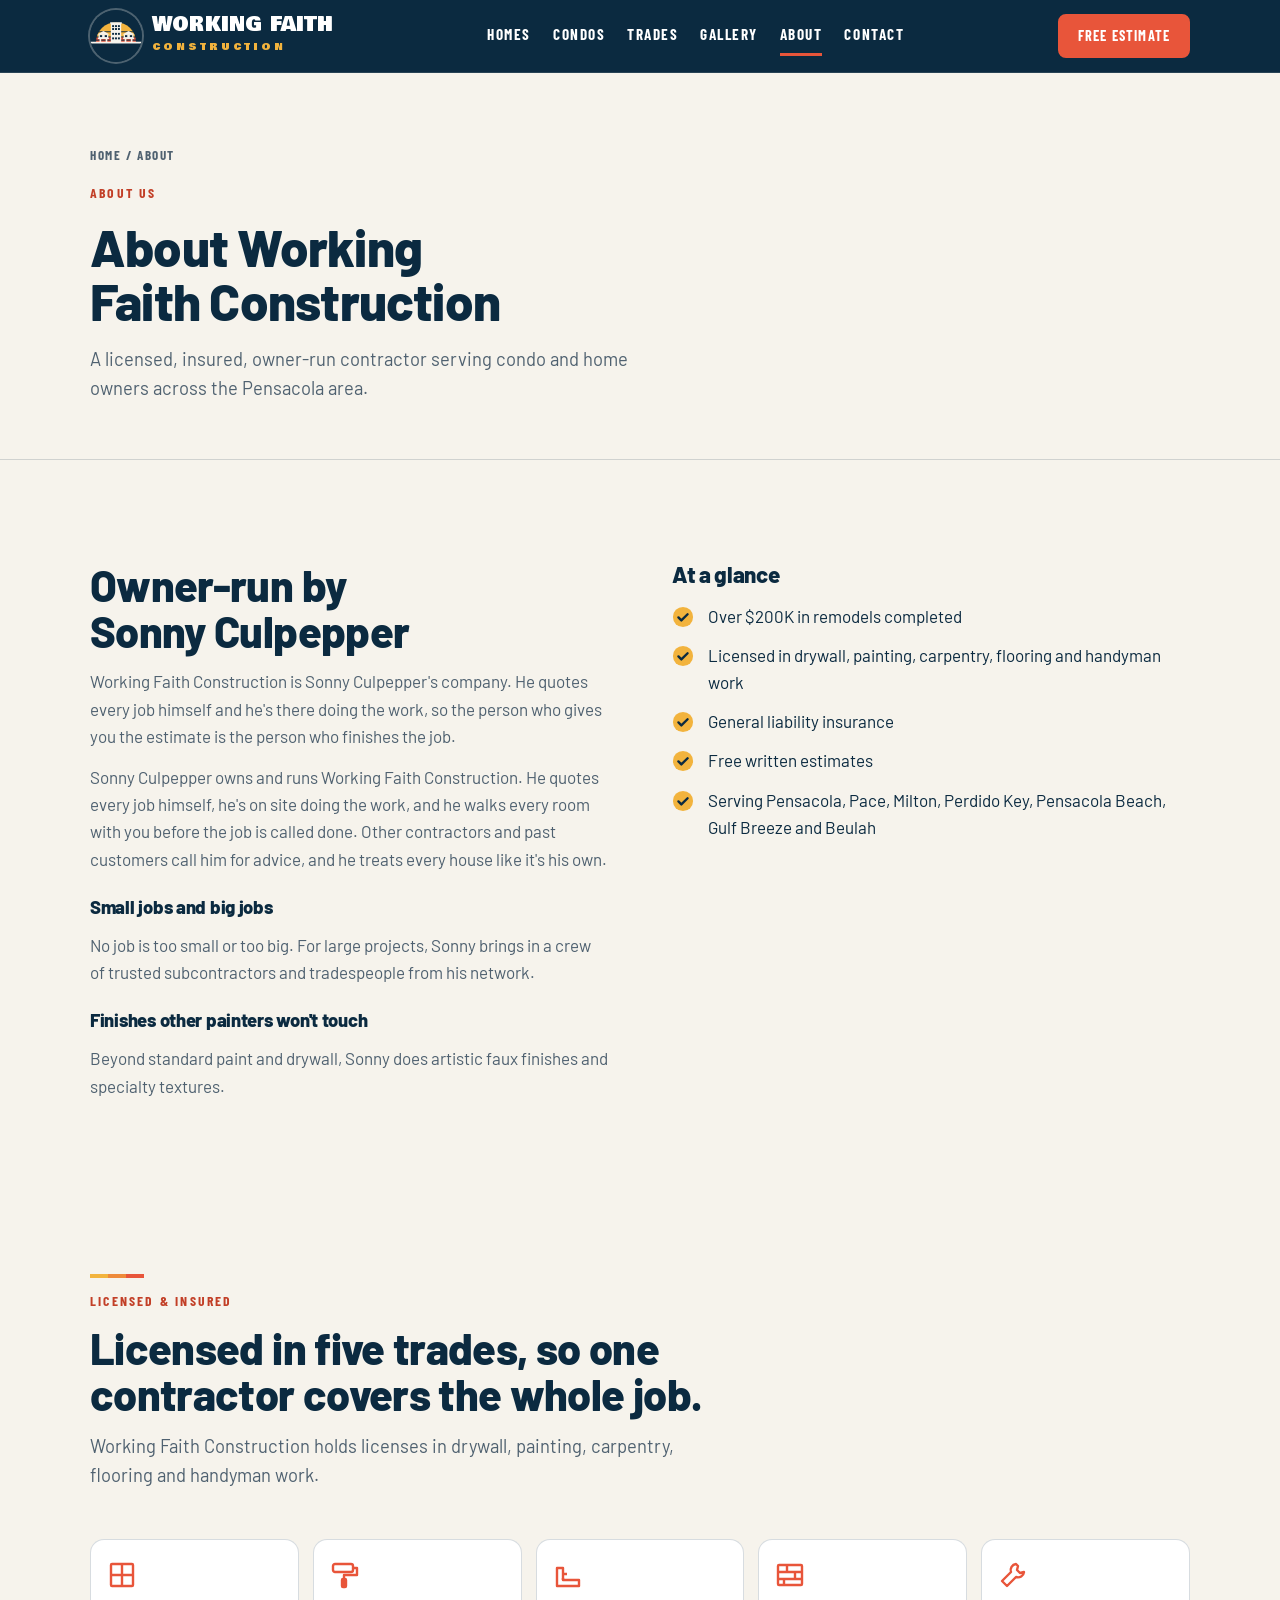
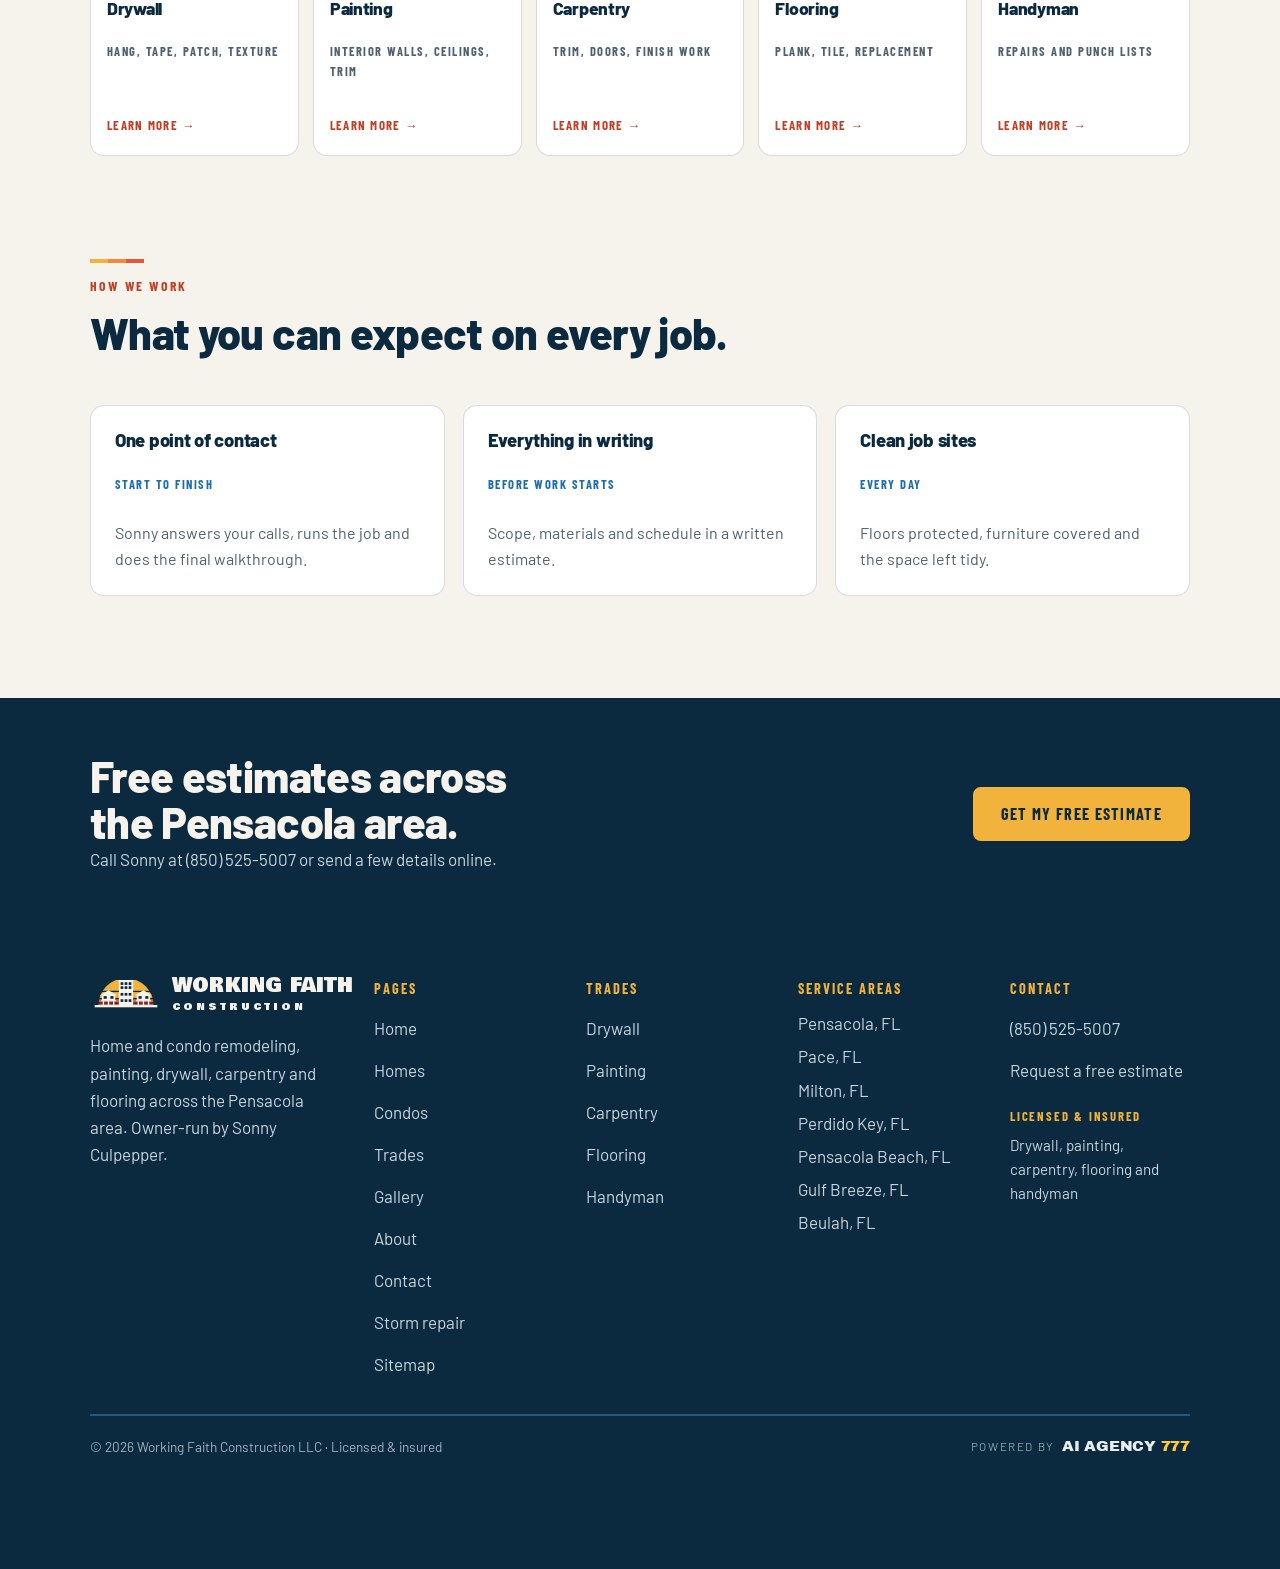
<file: about.html>
<!doctype html>
<html lang="en">
<head>
<meta charset="utf-8">
<meta name="viewport" content="width=device-width, initial-scale=1, viewport-fit=cover">
<title>About Working Faith Construction | Licensed Pensacola Contractor</title>
<meta name="description" content="Working Faith Construction is an owner-run contractor in the Pensacola area, licensed in drywall, painting, carpentry, flooring and handyman work, and insured.">
<meta name="keywords" content="about Working Faith Construction, Sonny Culpepper, licensed contractor Pensacola, licensed painter Pensacola, licensed drywall contractor Pensacola, Working Faith Construction, Pensacola contractor, home remodeling Pensacola, home repair Pensacola, condo remodeling Pensacola, painting contractor Pensacola, drywall repair Pensacola, flooring installation Pensacola, carpentry Pensacola, handyman Pensacola, Pace FL contractor, Milton FL contractor, Perdido Key condo remodel">
<link rel="canonical" href="https://workingfaithconstruction.com/about.html">
<meta name="robots" content="index, follow">
<meta name="geo.region" content="US-FL">
<meta name="geo.placename" content="Pensacola, Florida">
<meta property="og:type" content="website">
<meta property="og:site_name" content="Working Faith Construction">
<meta property="og:title" content="About Working Faith Construction | Licensed Pensacola Contractor">
<meta property="og:description" content="Working Faith Construction is an owner-run contractor in the Pensacola area, licensed in drywall, painting, carpentry, flooring and handyman work, and insured.">
<meta property="og:url" content="https://workingfaithconstruction.com/about.html">
<meta name="twitter:card" content="summary">
<link rel="icon" href="favicon.svg" type="image/svg+xml">
<link rel="stylesheet" href="https://fonts.googleapis.com/css2?family=Bowlby+One&family=Barlow:wght@400;500;600;700;800&family=Barlow+Condensed:wght@600;700&display=swap">
<link rel="stylesheet" href="https://fonts.googleapis.com/css2?family=Archivo+Black&text=AIGENCY7%20&display=swap">
<link rel="stylesheet" href="site.css">
<script type="application/ld+json">{"@context": "https://schema.org", "@type": "BreadcrumbList", "itemListElement": [{"@type": "ListItem", "position": 1, "name": "Home", "item": "https://workingfaithconstruction.com/"}, {"@type": "ListItem", "position": 2, "name": "About", "item": "https://workingfaithconstruction.com/about.html"}]}</script>
</head>
<body>
<svg width="0" height="0" style="position:absolute" aria-hidden="true">
  <defs>
    <clipPath id="sunClip"><path d="M18 78 A62 62 0 0 1 142 78 Z"></path></clipPath>
    <clipPath id="skyClip"><rect x="0" y="0" width="160" height="78"></rect></clipPath>
    <symbol id="mark" viewBox="0 10 160 76">
      <g clip-path="url(#sunClip)">
        <rect x="0" y="16" width="160" height="28" fill="#F2B33D"></rect>
        <rect x="0" y="47" width="160" height="13" fill="#F2B33D"></rect>
        <rect x="0" y="63" width="160" height="7" fill="#E8553A"></rect>
        <rect x="0" y="73" width="160" height="5" fill="#E8553A"></rect>
      </g>
      <g fill="currentColor">
        <path d="M62 16 H98 V21 H96 V78 H64 V21 H62 Z"></path>
        <path d="M22 54 L41 43 L60 54 Z"></path><rect x="26" y="53" width="30" height="13"></rect><rect x="24" y="65" width="34" height="2.5"></rect><rect x="28" y="67" width="3" height="11"></rect><rect x="39.5" y="67" width="3" height="11"></rect><rect x="51" y="67" width="3" height="11"></rect>
        <path d="M100 54 L119 43 L138 54 Z"></path><rect x="104" y="53" width="30" height="13"></rect><rect x="102" y="65" width="34" height="2.5"></rect><rect x="106" y="67" width="3" height="11"></rect><rect x="117.5" y="67" width="3" height="11"></rect><rect x="129" y="67" width="3" height="11"></rect>
      </g>
      <g style="fill:var(--win,#F6F3EC)"><rect x="68" y="25" width="6" height="6"></rect><rect x="77" y="25" width="6" height="6"></rect><rect x="86" y="25" width="6" height="6"></rect><rect x="68" y="34" width="6" height="6"></rect><rect x="77" y="34" width="6" height="6"></rect><rect x="86" y="34" width="6" height="6"></rect><rect x="68" y="49" width="6" height="6"></rect><rect x="77" y="49" width="6" height="6"></rect><rect x="86" y="49" width="6" height="6"></rect><rect x="68" y="63" width="6" height="6"></rect><rect x="77" y="63" width="6" height="6"></rect><rect x="86" y="63" width="6" height="6"></rect><rect x="30" y="56" width="7" height="6"></rect><rect x="45" y="56" width="7" height="6"></rect><rect x="108" y="56" width="7" height="6"></rect><rect x="123" y="56" width="7" height="6"></rect></g>
      <rect x="10" y="76" width="140" height="5" fill="currentColor"></rect>
    </symbol>
    <clipPath id="badgeClip"><circle cx="50" cy="50" r="50"></circle></clipPath>
    <symbol id="badge" viewBox="0 0 100 100">
      <circle cx="50" cy="50" r="50" fill="#0B2A40"></circle>
      <g clip-path="url(#badgeClip)">
        <g transform="translate(0.4 13.64) scale(0.62)">
          <g clip-path="url(#sunClip)">
            <rect x="0" y="16" width="160" height="28" fill="#F2B33D"></rect>
            <rect x="0" y="47" width="160" height="13" fill="#F2B33D"></rect>
            <rect x="0" y="63" width="160" height="7" fill="#E8553A"></rect>
            <rect x="0" y="73" width="160" height="5" fill="#E8553A"></rect>
          </g>
          <g fill="#F6F3EC">
            <path d="M62 16 H98 V21 H96 V78 H64 V21 H62 Z"></path>
            <path d="M22 54 L41 43 L60 54 Z"></path><rect x="26" y="53" width="30" height="13"></rect><rect x="24" y="64" width="34" height="4"></rect><rect x="29" y="67" width="5" height="11"></rect><rect x="48" y="67" width="5" height="11"></rect>
            <path d="M100 54 L119 43 L138 54 Z"></path><rect x="104" y="53" width="30" height="13"></rect><rect x="102" y="64" width="34" height="4"></rect><rect x="107" y="67" width="5" height="11"></rect><rect x="126" y="67" width="5" height="11"></rect>
          </g>
          <g fill="#0B2A40"><rect x="68" y="25" width="6" height="6"></rect><rect x="77" y="25" width="6" height="6"></rect><rect x="86" y="25" width="6" height="6"></rect><rect x="68" y="34" width="6" height="6"></rect><rect x="77" y="34" width="6" height="6"></rect><rect x="86" y="34" width="6" height="6"></rect><rect x="68" y="49" width="6" height="6"></rect><rect x="77" y="49" width="6" height="6"></rect><rect x="86" y="49" width="6" height="6"></rect><rect x="68" y="63" width="6" height="6"></rect><rect x="77" y="63" width="6" height="6"></rect><rect x="86" y="63" width="6" height="6"></rect><rect x="30" y="56" width="7" height="6"></rect><rect x="45" y="56" width="7" height="6"></rect><rect x="108" y="56" width="7" height="6"></rect><rect x="123" y="56" width="7" height="6"></rect></g>
        </g>
        <rect x="0" y="61" width="100" height="3.4" fill="#F6F3EC"></rect>
      </g>
    </symbol>
    <symbol id="ico-x" viewBox="0 0 24 24"><circle cx="12" cy="12" r="11" fill="#E2DACA"></circle><path d="M8 8l8 8M16 8l-8 8" stroke="#4F6170" stroke-width="2.5" stroke-linecap="round"></path></symbol>
    <symbol id="ico-check" viewBox="0 0 24 24"><circle cx="12" cy="12" r="11" fill="#F2B33D"></circle><path d="M7 12.5l3.2 3.2L17 9" fill="none" stroke="#0B2A40" stroke-width="2.6" stroke-linecap="round" stroke-linejoin="round"></path></symbol>
  </defs>
</svg>
<a class="skip" href="#main">Skip to content</a>
<header class="site">
  <div class="wrap">
    <a class="brand" href="index.html" aria-label="Working Faith Construction, home">
      <svg class="badge" viewBox="0 0 100 100" aria-hidden="true"><use href="#badge"></use></svg>
      <span><b>WORKING FAITH</b><small>CONSTRUCTION</small></span>
    </a>
    <nav class="main" id="mainNav" aria-label="Main">
      <a href="home-remodel.html">Homes</a>
      <a href="condo-remodel.html">Condos</a>
      <a href="trades.html">Trades</a>
      <a href="gallery.html">Gallery</a>
      <a href="about.html" aria-current="page">About</a>
      <a href="contact.html">Contact</a>
    </nav>
    <div class="head-right">
      <a class="btn" href="contact.html#estimate">Free estimate</a>
      <button class="menu-btn" id="menuBtn" type="button" aria-expanded="false" aria-controls="mainNav" aria-label="Menu"><svg viewBox="0 0 24 24" fill="none" stroke="currentColor" stroke-width="2.4" stroke-linecap="round" aria-hidden="true"><path d="M4 7h16M4 12h16M4 17h16"></path></svg></button>
    </div>
  </div>
</header>
<main id="main">
<section class="page-hero">
  <div class="wrap">
    <p class="crumbs"><a href="index.html">Home</a> / About</p>
    <span class="eyebrow">About us</span>
    <h1>About Working Faith Construction</h1>
    <p class="lede">A licensed, insured, owner-run contractor serving condo and home owners across the Pensacola area.</p>
  </div>
</section>
<section class="block">
  <div class="wrap split">
    <div class="prose reveal">
      <h2>Owner-run by Sonny Culpepper</h2>
      <p>Working Faith Construction is Sonny Culpepper's company. He quotes every job himself and he's there doing the work, so the person who gives you the estimate is the person who finishes the job.</p>
      <p>Sonny Culpepper owns and runs Working Faith Construction. He quotes every job himself, he's on site doing the work, and he walks every room with you before the job is called done. Other contractors and past customers call him for advice, and he treats every house like it's his own.</p>
      <h3>Small jobs and big jobs</h3>
      <p>No job is too small or too big. For large projects, Sonny brings in a crew of trusted subcontractors and tradespeople from his network.</p>
      <h3>Finishes other painters won't touch</h3>
      <p>Beyond standard paint and drywall, Sonny does artistic faux finishes and specialty textures.</p>
    </div>
    <div class="reveal">
      <h2 style="font-size:1.4rem;margin-bottom:16px">At a glance</h2>
      <ul class="checklist">
        <li><svg aria-hidden="true"><use href="#ico-check"></use></svg><span>Over $200K in remodels completed</span></li>
        <li><svg aria-hidden="true"><use href="#ico-check"></use></svg><span>Licensed in drywall, painting, carpentry, flooring and handyman work</span></li>
        <li><svg aria-hidden="true"><use href="#ico-check"></use></svg><span>General liability insurance</span></li>
        <li><svg aria-hidden="true"><use href="#ico-check"></use></svg><span>Free written estimates</span></li>
        <li><svg aria-hidden="true"><use href="#ico-check"></use></svg><span>Serving Pensacola, Pace, Milton, Perdido Key, Pensacola Beach, Gulf Breeze and Beulah</span></li>
      </ul>
    </div>
  </div>
</section>
<section class="block" id="licenses" style="padding-top:clamp(40px,6vw,72px)">
  <div class="wrap">
    <div class="sec-head reveal">
      <span class="eyebrow">Licensed &amp; insured</span>
      <h2>Licensed in five trades, so one contractor covers the whole job.</h2>
      <p class="lede">Working Faith Construction holds licenses in drywall, painting, carpentry, flooring and handyman work.</p>
    </div>
    <div class="licenses">
      <a class="lic reveal" href="drywall-repair.html"><svg viewBox="0 0 30 30" fill="none" stroke="currentColor" stroke-width="2.4" aria-hidden="true"><rect x="4" y="4" width="22" height="22" rx="1"></rect><path d="M4 15h22M15 4v22"></path></svg><h3>Drywall</h3><h4>Hang, tape, patch, texture</h4><span class="lic-go">Learn more →</span></a>
      <a class="lic reveal" href="interior-painting.html"><svg viewBox="0 0 30 30" fill="none" stroke="currentColor" stroke-width="2.4" stroke-linejoin="round" aria-hidden="true"><rect x="3" y="4" width="20" height="8" rx="2"></rect><path d="M23 8h4v7H14v4"></path><rect x="12" y="19" width="4" height="8" rx="1" fill="currentColor"></rect></svg><h3>Painting</h3><h4>Interior walls, ceilings, trim</h4><span class="lic-go">Learn more →</span></a>
      <a class="lic reveal" href="carpentry-trim.html"><svg viewBox="0 0 30 30" fill="none" stroke="currentColor" stroke-width="2.4" stroke-linejoin="round" aria-hidden="true"><path d="M4 26V8h6v12h16v6z"></path><path d="M10 14h4M10 20v-2"></path></svg><h3>Carpentry</h3><h4>Trim, doors, finish work</h4><span class="lic-go">Learn more →</span></a>
      <a class="lic reveal" href="flooring-installation.html"><svg viewBox="0 0 30 30" fill="none" stroke="currentColor" stroke-width="2.4" aria-hidden="true"><rect x="3" y="5" width="24" height="20" rx="1"></rect><path d="M3 12h24M3 19h24M12 5v7M20 12v7M9 19v6"></path></svg><h3>Flooring</h3><h4>Plank, tile, replacement</h4><span class="lic-go">Learn more →</span></a>
      <a class="lic reveal" href="handyman-services.html"><svg viewBox="0 0 30 30" fill="none" stroke="currentColor" stroke-width="2.4" stroke-linecap="round" stroke-linejoin="round" aria-hidden="true"><path d="M18 4a6 6 0 0 0-5 8L4 21l5 5 9-9a6 6 0 0 0 8-5l-4 1-3-3 1-4z"></path></svg><h3>Handyman</h3><h4>Repairs and punch lists</h4><span class="lic-go">Learn more →</span></a>
    </div>
  </div>
</section>
<section class="block" style="padding-top:0">
  <div class="wrap">
    <div class="sec-head reveal">
      <span class="eyebrow">How we work</span>
      <h2>What you can expect on every job.</h2>
    </div>
    <div class="scope">
      <article class="reveal"><h3>One point of contact</h3><h4>Start to finish</h4><p>Sonny answers your calls, runs the job and does the final walkthrough.</p></article>
      <article class="reveal"><h3>Everything in writing</h3><h4>Before work starts</h4><p>Scope, materials and schedule in a written estimate.</p></article>
      <article class="reveal"><h3>Clean job sites</h3><h4>Every day</h4><p>Floors protected, furniture covered and the space left tidy.</p></article>
    </div>
  </div>
</section>
</main>
<section class="cta-band">
  <div class="wrap">
    <div>
      <h2>Free estimates across the Pensacola area.</h2>
      <p>Call Sonny at (850) 525-5007 or send a few details online.</p>
    </div>
    <a class="btn gold" href="contact.html#estimate">Get my free estimate</a>
  </div>
</section>
<footer class="site">
  <div class="wrap">
    <div>
      <a class="brand" href="index.html" aria-label="Working Faith Construction, home">
        <svg viewBox="0 10 160 76" aria-hidden="true" style="color:#F6F3EC;--win:#0B2A40"><use href="#mark"></use></svg>
        <span><b>WORKING FAITH</b><small>CONSTRUCTION</small></span>
      </a>
      <p style="margin-top:16px;max-width:42ch;color:#C9D4DC">Home and condo remodeling, painting, drywall, carpentry and flooring across the Pensacola area. Owner-run by Sonny Culpepper.</p>
    </div>
    <div><h4>Pages</h4><ul><li><a href="index.html">Home</a></li><li><a href="home-remodel.html">Homes</a></li><li><a href="condo-remodel.html">Condos</a></li><li><a href="trades.html">Trades</a></li><li><a href="gallery.html">Gallery</a></li><li><a href="about.html">About</a></li><li><a href="contact.html">Contact</a></li><li><a href="storm-repair.html">Storm repair</a></li><li><a href="sitemap.xml">Sitemap</a></li></ul></div>
    <div><h4>Trades</h4><ul><li><a href="drywall-repair.html">Drywall</a></li><li><a href="interior-painting.html">Painting</a></li><li><a href="carpentry-trim.html">Carpentry</a></li><li><a href="flooring-installation.html">Flooring</a></li><li><a href="handyman-services.html">Handyman</a></li></ul></div>
    <div><h4>Service areas</h4><ul><li>Pensacola, FL</li><li>Pace, FL</li><li>Milton, FL</li><li>Perdido Key, FL</li><li>Pensacola Beach, FL</li><li>Gulf Breeze, FL</li><li>Beulah, FL</li></ul></div>
    <div><h4>Contact</h4><ul><li><a href="tel:+18505255007">(850) 525-5007</a></li><li><a href="contact.html#estimate">Request a free estimate</a></li></ul><h5 class="fh5">Licensed &amp; insured</h5><p class="fp">Drywall, painting, carpentry, flooring and handyman</p></div>
    <p class="legal"><span>© 2026 Working Faith Construction LLC · Licensed &amp; insured</span><span class="powered"><span class="pb">Powered by</span> <a class="aa777" href="https://aiagency777.com" target="_blank" rel="noopener" aria-label="AI Agency 777"><span class="aa-name">AI AGENCY</span> <span class="aa-num">777</span></a></span></p>
  </div>
</footer>
<div class="callbar">
  <a class="btn gold" href="tel:+18505255007">Call (850) 525-5007</a>
  <a class="btn" href="contact.html#estimate">Free estimate</a>
</div>
<script src="site.js"></script>
</body>
</html>
</file>
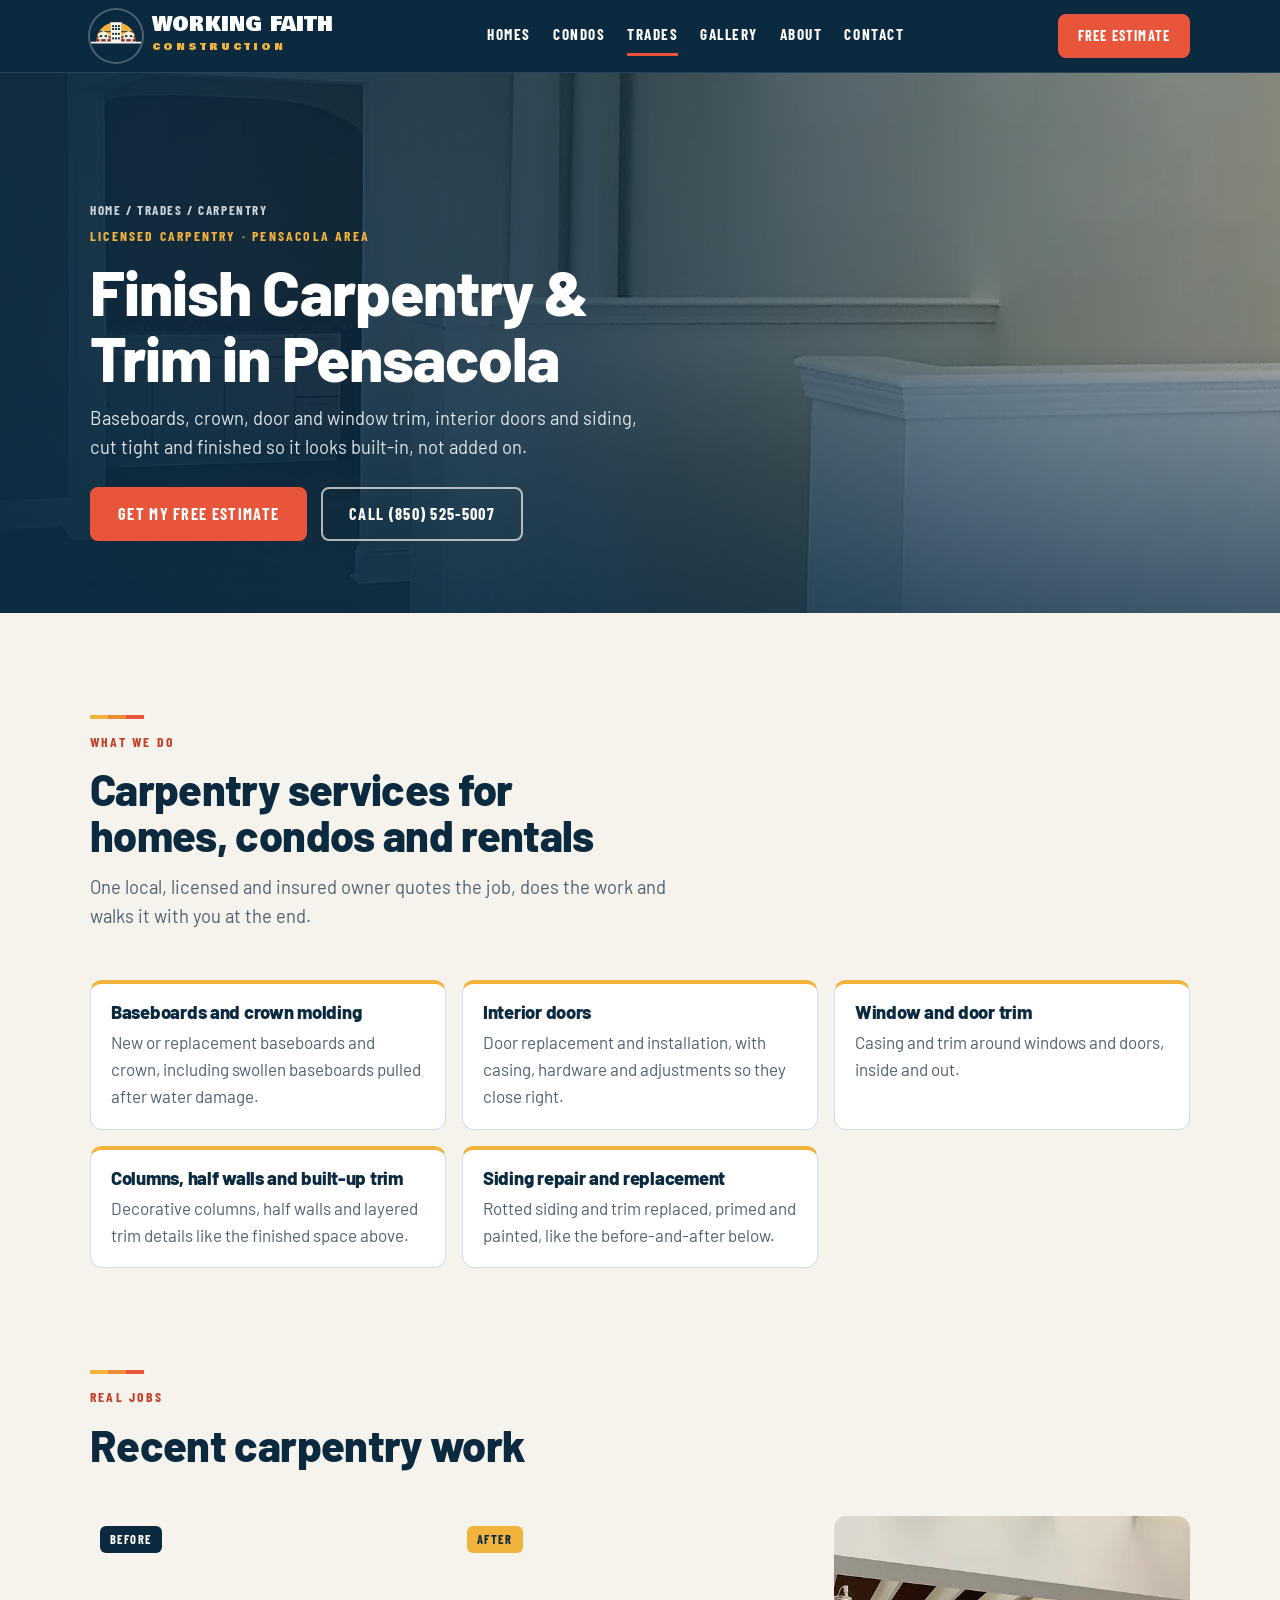
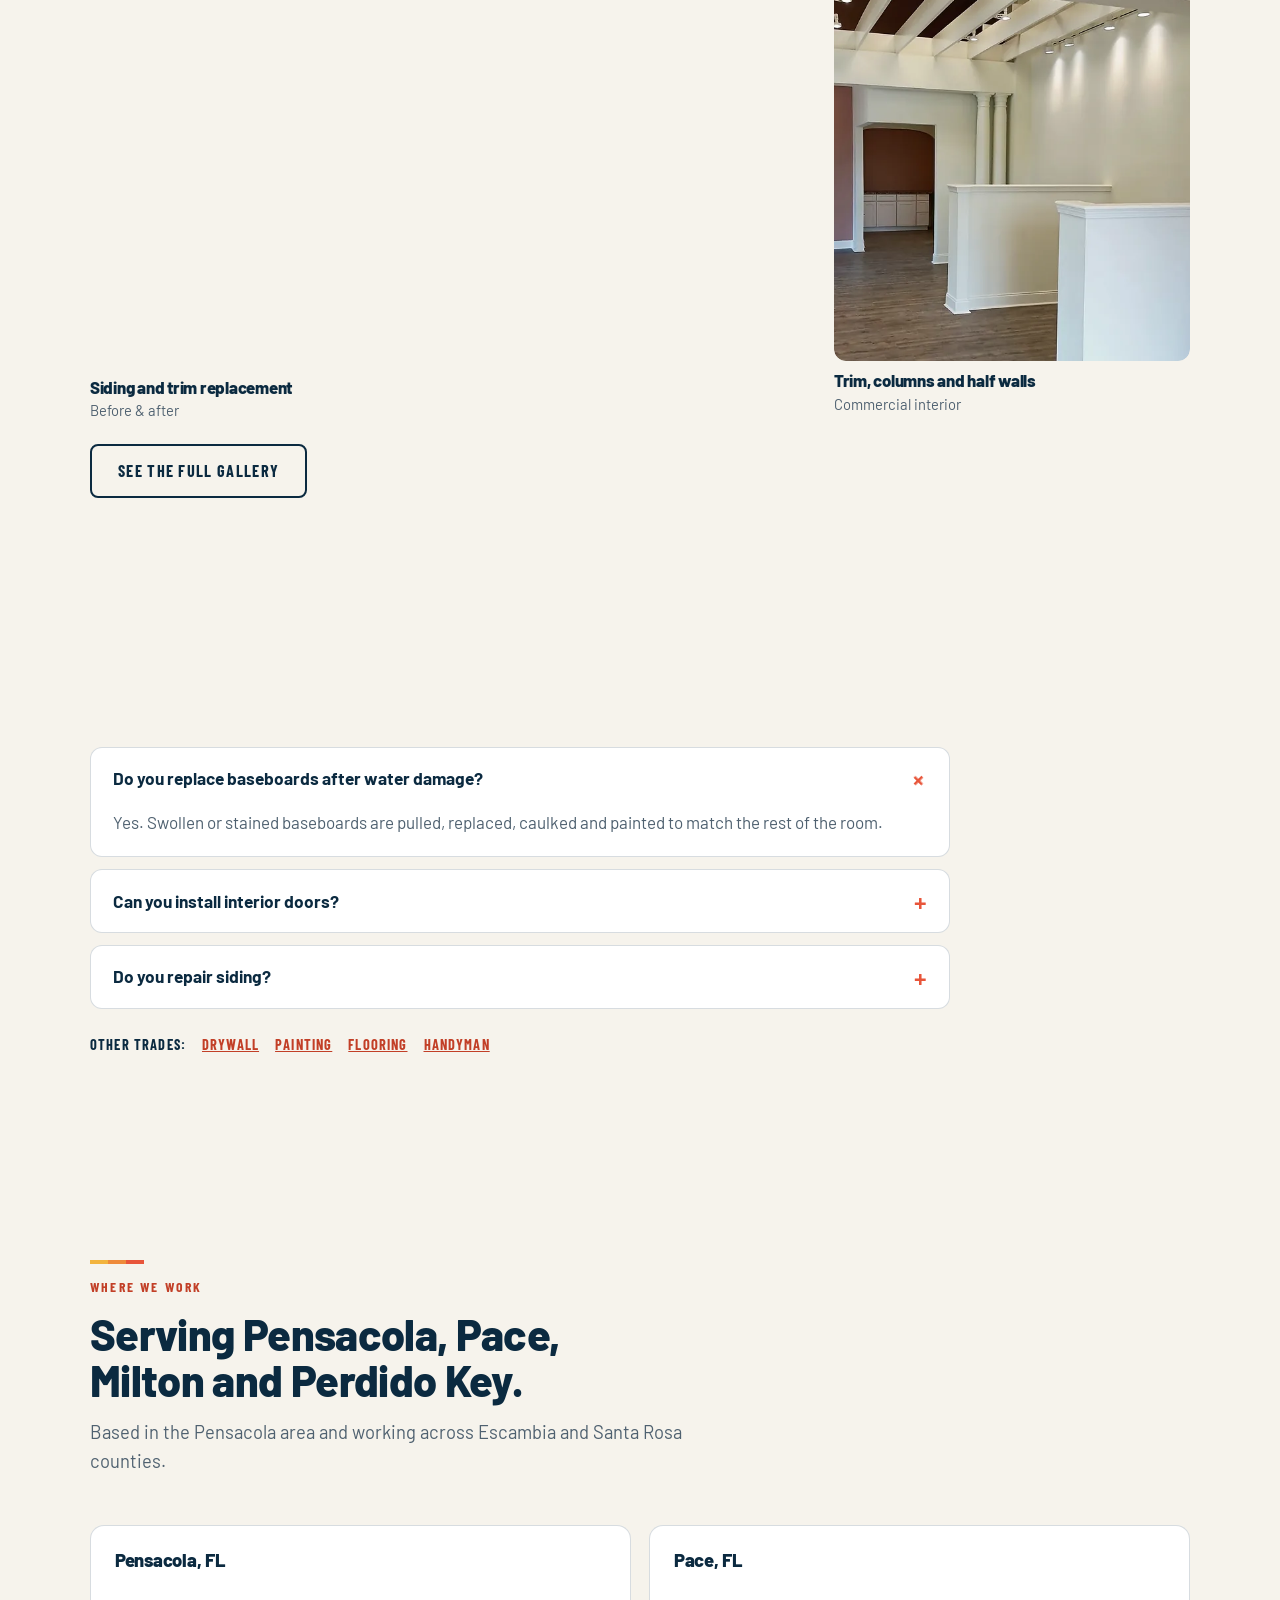
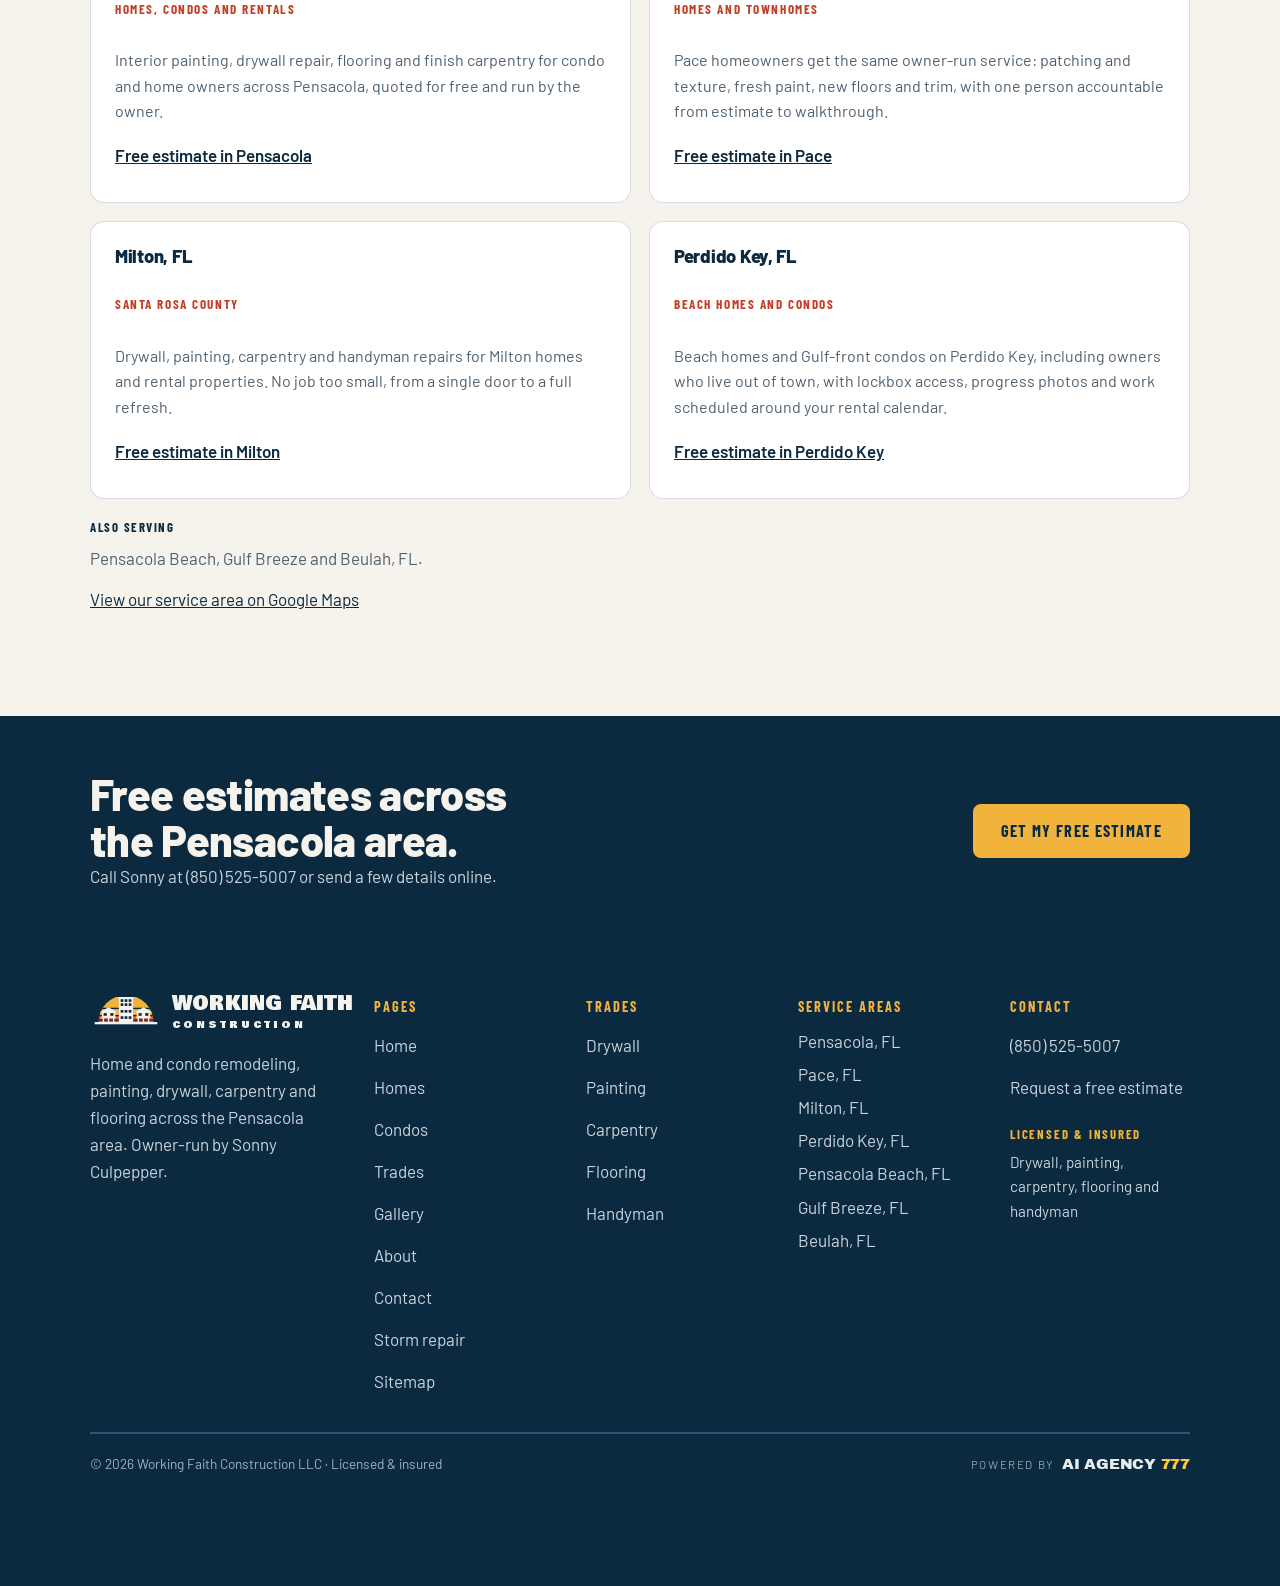
<file: carpentry-trim.html>
<!doctype html>
<html lang="en">
<head>
<meta charset="utf-8">
<meta name="viewport" content="width=device-width, initial-scale=1, viewport-fit=cover">
<title>Finish Carpentry &amp; Trim in Pensacola, FL | Doors, Baseboards &amp; Siding | Working Faith Construction</title>
<meta name="description" content="Finish carpentry in Pensacola, Gulf Breeze, Pace, Milton and Perdido Key: baseboards, crown molding, door installs, window trim and siding repair. Licensed, insured, free estimates.">
<meta name="keywords" content="finish carpentry Pensacola, trim carpenter Pensacola, baseboard installation Pensacola, crown molding Pensacola, door installation Pensacola, interior door replacement Gulf Breeze, siding repair Pensacola, carpenter Pace FL, carpenter Milton FL, trim work Perdido Key, Working Faith Construction, Pensacola contractor, home remodeling Pensacola, home repair Pensacola, condo remodeling Pensacola, painting contractor Pensacola, drywall repair Pensacola, flooring installation Pensacola, carpentry Pensacola, handyman Pensacola, Pace FL contractor, Milton FL contractor, Perdido Key condo remodel">
<link rel="canonical" href="https://workingfaithconstruction.com/carpentry-trim.html">
<meta name="robots" content="index, follow">
<meta name="geo.region" content="US-FL">
<meta name="geo.placename" content="Pensacola, Florida">
<meta property="og:type" content="website">
<meta property="og:site_name" content="Working Faith Construction">
<meta property="og:title" content="Finish Carpentry &amp; Trim in Pensacola, FL | Doors, Baseboards &amp; Siding | Working Faith Construction">
<meta property="og:description" content="Finish carpentry in Pensacola, Gulf Breeze, Pace, Milton and Perdido Key: baseboards, crown molding, door installs, window trim and siding repair. Licensed, insured, free estimates.">
<meta property="og:url" content="https://workingfaithconstruction.com/carpentry-trim.html">
<meta name="twitter:card" content="summary_large_image">
<meta property="og:image" content="https://workingfaithconstruction.com/img/slides/commercial-interior.webp">
<link rel="icon" href="favicon.svg" type="image/svg+xml">
<link rel="stylesheet" href="https://fonts.googleapis.com/css2?family=Bowlby+One&family=Barlow:wght@400;500;600;700;800&family=Barlow+Condensed:wght@600;700&display=swap">
<link rel="stylesheet" href="https://fonts.googleapis.com/css2?family=Archivo+Black&text=AIGENCY7%20&display=swap">
<link rel="stylesheet" href="site.css">
<script type="application/ld+json">{"@context": "https://schema.org", "@type": "BreadcrumbList", "itemListElement": [{"@type": "ListItem", "position": 1, "name": "Home", "item": "https://workingfaithconstruction.com/"}, {"@type": "ListItem", "position": 2, "name": "Trades", "item": "https://workingfaithconstruction.com/trades.html"}, {"@type": "ListItem", "position": 3, "name": "Carpentry", "item": "https://workingfaithconstruction.com/carpentry-trim.html"}]}</script>
<script type="application/ld+json">{"@context": "https://schema.org", "@type": "Service", "serviceType": "Finish Carpentry & Trim", "name": "Finish Carpentry & Trim in Pensacola", "provider": {"@id": "https://workingfaithconstruction.com/#business"}, "areaServed": [{"@type": "City", "name": "Pensacola, FL"}, {"@type": "City", "name": "Pace, FL"}, {"@type": "City", "name": "Milton, FL"}, {"@type": "City", "name": "Perdido Key, FL"}, {"@type": "City", "name": "Pensacola Beach, FL"}, {"@type": "City", "name": "Gulf Breeze, FL"}, {"@type": "City", "name": "Beulah, FL"}], "hasOfferCatalog": {"@type": "OfferCatalog", "name": "Carpentry services", "itemListElement": [{"@type": "Offer", "itemOffered": {"@type": "Service", "name": "Baseboards and crown molding"}}, {"@type": "Offer", "itemOffered": {"@type": "Service", "name": "Interior doors"}}, {"@type": "Offer", "itemOffered": {"@type": "Service", "name": "Window and door trim"}}, {"@type": "Offer", "itemOffered": {"@type": "Service", "name": "Columns, half walls and built-up trim"}}, {"@type": "Offer", "itemOffered": {"@type": "Service", "name": "Siding repair and replacement"}}, {"@type": "Offer", "itemOffered": {"@type": "Service", "name": "Storm-damaged trim"}}]}}</script>
<script type="application/ld+json">{"@context": "https://schema.org", "@type": "FAQPage", "mainEntity": [{"@type": "Question", "name": "Do you replace baseboards after water damage?", "acceptedAnswer": {"@type": "Answer", "text": "Yes. Swollen or stained baseboards are pulled, replaced, caulked and painted to match the rest of the room."}}, {"@type": "Question", "name": "Can you install interior doors?", "acceptedAnswer": {"@type": "Answer", "text": "Yes. We replace and install interior doors, including casing, hardware and adjustments."}}, {"@type": "Question", "name": "Do you repair siding?", "acceptedAnswer": {"@type": "Answer", "text": "Yes. Rotted siding and trim can be replaced and painted. See the before-and-after on this page."}}]}</script>
</head>
<body>
<svg width="0" height="0" style="position:absolute" aria-hidden="true">
  <defs>
    <clipPath id="sunClip"><path d="M18 78 A62 62 0 0 1 142 78 Z"></path></clipPath>
    <clipPath id="skyClip"><rect x="0" y="0" width="160" height="78"></rect></clipPath>
    <symbol id="mark" viewBox="0 10 160 76">
      <g clip-path="url(#sunClip)">
        <rect x="0" y="16" width="160" height="28" fill="#F2B33D"></rect>
        <rect x="0" y="47" width="160" height="13" fill="#F2B33D"></rect>
        <rect x="0" y="63" width="160" height="7" fill="#E8553A"></rect>
        <rect x="0" y="73" width="160" height="5" fill="#E8553A"></rect>
      </g>
      <g fill="currentColor">
        <path d="M62 16 H98 V21 H96 V78 H64 V21 H62 Z"></path>
        <path d="M22 54 L41 43 L60 54 Z"></path><rect x="26" y="53" width="30" height="13"></rect><rect x="24" y="65" width="34" height="2.5"></rect><rect x="28" y="67" width="3" height="11"></rect><rect x="39.5" y="67" width="3" height="11"></rect><rect x="51" y="67" width="3" height="11"></rect>
        <path d="M100 54 L119 43 L138 54 Z"></path><rect x="104" y="53" width="30" height="13"></rect><rect x="102" y="65" width="34" height="2.5"></rect><rect x="106" y="67" width="3" height="11"></rect><rect x="117.5" y="67" width="3" height="11"></rect><rect x="129" y="67" width="3" height="11"></rect>
      </g>
      <g style="fill:var(--win,#F6F3EC)"><rect x="68" y="25" width="6" height="6"></rect><rect x="77" y="25" width="6" height="6"></rect><rect x="86" y="25" width="6" height="6"></rect><rect x="68" y="34" width="6" height="6"></rect><rect x="77" y="34" width="6" height="6"></rect><rect x="86" y="34" width="6" height="6"></rect><rect x="68" y="49" width="6" height="6"></rect><rect x="77" y="49" width="6" height="6"></rect><rect x="86" y="49" width="6" height="6"></rect><rect x="68" y="63" width="6" height="6"></rect><rect x="77" y="63" width="6" height="6"></rect><rect x="86" y="63" width="6" height="6"></rect><rect x="30" y="56" width="7" height="6"></rect><rect x="45" y="56" width="7" height="6"></rect><rect x="108" y="56" width="7" height="6"></rect><rect x="123" y="56" width="7" height="6"></rect></g>
      <rect x="10" y="76" width="140" height="5" fill="currentColor"></rect>
    </symbol>
    <clipPath id="badgeClip"><circle cx="50" cy="50" r="50"></circle></clipPath>
    <symbol id="badge" viewBox="0 0 100 100">
      <circle cx="50" cy="50" r="50" fill="#0B2A40"></circle>
      <g clip-path="url(#badgeClip)">
        <g transform="translate(0.4 13.64) scale(0.62)">
          <g clip-path="url(#sunClip)">
            <rect x="0" y="16" width="160" height="28" fill="#F2B33D"></rect>
            <rect x="0" y="47" width="160" height="13" fill="#F2B33D"></rect>
            <rect x="0" y="63" width="160" height="7" fill="#E8553A"></rect>
            <rect x="0" y="73" width="160" height="5" fill="#E8553A"></rect>
          </g>
          <g fill="#F6F3EC">
            <path d="M62 16 H98 V21 H96 V78 H64 V21 H62 Z"></path>
            <path d="M22 54 L41 43 L60 54 Z"></path><rect x="26" y="53" width="30" height="13"></rect><rect x="24" y="64" width="34" height="4"></rect><rect x="29" y="67" width="5" height="11"></rect><rect x="48" y="67" width="5" height="11"></rect>
            <path d="M100 54 L119 43 L138 54 Z"></path><rect x="104" y="53" width="30" height="13"></rect><rect x="102" y="64" width="34" height="4"></rect><rect x="107" y="67" width="5" height="11"></rect><rect x="126" y="67" width="5" height="11"></rect>
          </g>
          <g fill="#0B2A40"><rect x="68" y="25" width="6" height="6"></rect><rect x="77" y="25" width="6" height="6"></rect><rect x="86" y="25" width="6" height="6"></rect><rect x="68" y="34" width="6" height="6"></rect><rect x="77" y="34" width="6" height="6"></rect><rect x="86" y="34" width="6" height="6"></rect><rect x="68" y="49" width="6" height="6"></rect><rect x="77" y="49" width="6" height="6"></rect><rect x="86" y="49" width="6" height="6"></rect><rect x="68" y="63" width="6" height="6"></rect><rect x="77" y="63" width="6" height="6"></rect><rect x="86" y="63" width="6" height="6"></rect><rect x="30" y="56" width="7" height="6"></rect><rect x="45" y="56" width="7" height="6"></rect><rect x="108" y="56" width="7" height="6"></rect><rect x="123" y="56" width="7" height="6"></rect></g>
        </g>
        <rect x="0" y="61" width="100" height="3.4" fill="#F6F3EC"></rect>
      </g>
    </symbol>
    <symbol id="ico-x" viewBox="0 0 24 24"><circle cx="12" cy="12" r="11" fill="#E2DACA"></circle><path d="M8 8l8 8M16 8l-8 8" stroke="#4F6170" stroke-width="2.5" stroke-linecap="round"></path></symbol>
    <symbol id="ico-check" viewBox="0 0 24 24"><circle cx="12" cy="12" r="11" fill="#F2B33D"></circle><path d="M7 12.5l3.2 3.2L17 9" fill="none" stroke="#0B2A40" stroke-width="2.6" stroke-linecap="round" stroke-linejoin="round"></path></symbol>
  </defs>
</svg>
<a class="skip" href="#main">Skip to content</a>
<header class="site">
  <div class="wrap">
    <a class="brand" href="index.html" aria-label="Working Faith Construction, home">
      <svg class="badge" viewBox="0 0 100 100" aria-hidden="true"><use href="#badge"></use></svg>
      <span><b>WORKING FAITH</b><small>CONSTRUCTION</small></span>
    </a>
    <nav class="main" id="mainNav" aria-label="Main">
      <a href="home-remodel.html">Homes</a>
      <a href="condo-remodel.html">Condos</a>
      <a href="trades.html" aria-current="page">Trades</a>
      <a href="gallery.html">Gallery</a>
      <a href="about.html">About</a>
      <a href="contact.html">Contact</a>
    </nav>
    <div class="head-right">
      <a class="btn" href="contact.html#estimate">Free estimate</a>
      <button class="menu-btn" id="menuBtn" type="button" aria-expanded="false" aria-controls="mainNav" aria-label="Menu"><svg viewBox="0 0 24 24" fill="none" stroke="currentColor" stroke-width="2.4" stroke-linecap="round" aria-hidden="true"><path d="M4 7h16M4 12h16M4 17h16"></path></svg></button>
    </div>
  </div>
</header>
<main id="main">
<section class="trade-hero" style="--splash:url('img/slides/commercial-interior.webp')">
  <img class="trade-splash" src="img/slides/commercial-interior.webp" width="1536" height="864" alt="Finished interior with white trim, columns and half walls" fetchpriority="high">
  <div class="wrap">
    <p class="crumbs"><a href="index.html">Home</a> / <a href="trades.html">Trades</a> / Carpentry</p>
    <span class="eyebrow">Licensed carpentry · Pensacola area</span>
    <h1>Finish Carpentry &amp; Trim in Pensacola</h1>
    <p class="lede">Baseboards, crown, door and window trim, interior doors and siding, cut tight and finished so it looks built-in, not added on.</p>
    <div class="cta-row"><a class="btn" href="contact.html#estimate">Get my free estimate</a><a class="btn ghost-light" href="tel:+18505255007">Call (850) 525-5007</a></div>
  </div>
</section>
<section class="block">
  <div class="wrap">
    <div class="sec-head reveal">
      <span class="eyebrow">What we do</span>
      <h2>Carpentry services for homes, condos and rentals</h2>
      <p class="lede">One local, licensed and insured owner quotes the job, does the work and walks it with you at the end.</p>
    </div>
    <ul class="svc-list">
        <li class="reveal"><h3>Baseboards and crown molding</h3><p>New or replacement baseboards and crown, including swollen baseboards pulled after water damage.</p></li>
        <li class="reveal"><h3>Interior doors</h3><p>Door replacement and installation, with casing, hardware and adjustments so they close right.</p></li>
        <li class="reveal"><h3>Window and door trim</h3><p>Casing and trim around windows and doors, inside and out.</p></li>
        <li class="reveal"><h3>Columns, half walls and built-up trim</h3><p>Decorative columns, half walls and layered trim details like the finished space above.</p></li>
        <li class="reveal"><h3>Siding repair and replacement</h3><p>Rotted siding and trim replaced, primed and painted, like the before-and-after below.</p></li>
        <li class="reveal"><h3>Storm-damaged trim</h3><p>Trim, doors and baseboards that took on water, replaced and finished to match.</p></li>
    </ul>
  </div>
</section>
<section class="block" style="padding-top:0">
  <div class="wrap">
    <div class="sec-head reveal">
      <span class="eyebrow">Real jobs</span>
      <h2>Recent carpentry work</h2>
    </div>
    <div class="trade-media">
      <figure class="wide"><div class="ba"><div class="ba-side"><span class="chip">Before</span><a class="lb" href="img/projects/siding-before-lg.webp" data-caption="Before: weathered, rotting wood siding"><img src="img/projects/siding-before-sm.webp" srcset="img/projects/siding-before-sm.webp 540w, img/projects/siding-before-lg.webp 1200w" sizes="(max-width:760px) 50vw, 33vw" width="1536" height="2048" loading="lazy" decoding="async" alt="Before: weathered, rotting wood siding"></a></div><div class="ba-side"><span class="chip after">After</span><a class="lb" href="img/projects/siding-after-lg.webp" data-caption="After: new lap siding with white window trim"><img src="img/projects/siding-after-sm.webp" srcset="img/projects/siding-after-sm.webp 720w, img/projects/siding-after-lg.webp 1000w" sizes="(max-width:760px) 50vw, 33vw" width="1000" height="744" loading="lazy" decoding="async" alt="After: new lap siding with white window trim"></a></div></div><figcaption><h3>Siding and trim replacement</h3><p>Before &amp; after</p></figcaption></figure>
      <figure><a class="lb" href="img/projects/commercial-interior-lg.webp" data-caption="Commercial space with white trim, columns and half walls"><img src="img/projects/commercial-interior-sm.webp" srcset="img/projects/commercial-interior-sm.webp 538w, img/projects/commercial-interior-lg.webp 1016w" sizes="(max-width:760px) 100vw, 33vw" width="1016" height="1360" loading="lazy" decoding="async" alt="Commercial space with white trim, columns and half walls"></a><figcaption><h3>Trim, columns and half walls</h3><p>Commercial interior</p></figcaption></figure>
    </div>
    <p style="margin-top:22px"><a class="btn ghost" href="gallery.html">See the full gallery</a></p>
  </div>
</section>
<section class="block" style="padding-top:0">
  <div class="wrap">
    <div class="sec-head reveal"><span class="eyebrow">Questions</span><h2>Carpentry FAQ</h2></div>
    <div class="faq">
      <details open><summary><h3>Do you replace baseboards after water damage?</h3></summary><p>Yes. Swollen or stained baseboards are pulled, replaced, caulked and painted to match the rest of the room.</p></details>
      <details><summary><h3>Can you install interior doors?</h3></summary><p>Yes. We replace and install interior doors, including casing, hardware and adjustments.</p></details>
      <details><summary><h3>Do you repair siding?</h3></summary><p>Yes. Rotted siding and trim can be replaced and painted. See the before-and-after on this page.</p></details>
    </div>
    <p class="other-trades">Other trades: <a href="drywall-repair.html">Drywall</a><a href="interior-painting.html">Painting</a><a href="flooring-installation.html">Flooring</a><a href="handyman-services.html">Handyman</a></p>
  </div>
</section>
<section class="block" id="areas">
  <div class="wrap">
    <div class="sec-head reveal">
      <span class="eyebrow">Where we work</span>
      <h2>Serving Pensacola, Pace, Milton and Perdido Key.</h2>
      <p class="lede">Based in the Pensacola area and working across Escambia and Santa Rosa counties.</p>
    </div>
    <div class="cities">
      <article class="city reveal">
        <h3>Pensacola, FL</h3>
        <h4>Homes, condos and rentals</h4>
        <p>Interior painting, drywall repair, flooring and finish carpentry for condo and home owners across Pensacola, quoted for free and run by the owner.</p>
        <a href="contact.html#estimate">Free estimate in Pensacola</a>
      </article>
      <article class="city reveal">
        <h3>Pace, FL</h3>
        <h4>Homes and townhomes</h4>
        <p>Pace homeowners get the same owner-run service: patching and texture, fresh paint, new floors and trim, with one person accountable from estimate to walkthrough.</p>
        <a href="contact.html#estimate">Free estimate in Pace</a>
      </article>
      <article class="city reveal">
        <h3>Milton, FL</h3>
        <h4>Santa Rosa County</h4>
        <p>Drywall, painting, carpentry and handyman repairs for Milton homes and rental properties. No job too small, from a single door to a full refresh.</p>
        <a href="contact.html#estimate">Free estimate in Milton</a>
      </article>
      <article class="city reveal">
        <h3>Perdido Key, FL</h3>
        <h4>Beach homes and condos</h4>
        <p>Beach homes and Gulf-front condos on Perdido Key, including owners who live out of town, with lockbox access, progress photos and work scheduled around your rental calendar.</p>
        <a href="contact.html#estimate">Free estimate in Perdido Key</a>
      </article>
    </div>
    <div class="also reveal"><h5>Also serving</h5><p>Pensacola Beach, Gulf Breeze and Beulah, FL.</p></div>
    <p style="margin-top:14px"><a href="https://www.google.com/maps/search/?api=1&amp;query=Pensacola%2C%20FL" target="_blank" rel="noopener">View our service area on Google Maps</a></p>
  </div>
</section>
</main>
<section class="cta-band">
  <div class="wrap">
    <div>
      <h2>Free estimates across the Pensacola area.</h2>
      <p>Call Sonny at (850) 525-5007 or send a few details online.</p>
    </div>
    <a class="btn gold" href="contact.html#estimate">Get my free estimate</a>
  </div>
</section>
<footer class="site">
  <div class="wrap">
    <div>
      <a class="brand" href="index.html" aria-label="Working Faith Construction, home">
        <svg viewBox="0 10 160 76" aria-hidden="true" style="color:#F6F3EC;--win:#0B2A40"><use href="#mark"></use></svg>
        <span><b>WORKING FAITH</b><small>CONSTRUCTION</small></span>
      </a>
      <p style="margin-top:16px;max-width:42ch;color:#C9D4DC">Home and condo remodeling, painting, drywall, carpentry and flooring across the Pensacola area. Owner-run by Sonny Culpepper.</p>
    </div>
    <div><h4>Pages</h4><ul><li><a href="index.html">Home</a></li><li><a href="home-remodel.html">Homes</a></li><li><a href="condo-remodel.html">Condos</a></li><li><a href="trades.html">Trades</a></li><li><a href="gallery.html">Gallery</a></li><li><a href="about.html">About</a></li><li><a href="contact.html">Contact</a></li><li><a href="storm-repair.html">Storm repair</a></li><li><a href="sitemap.xml">Sitemap</a></li></ul></div>
    <div><h4>Trades</h4><ul><li><a href="drywall-repair.html">Drywall</a></li><li><a href="interior-painting.html">Painting</a></li><li><a href="carpentry-trim.html">Carpentry</a></li><li><a href="flooring-installation.html">Flooring</a></li><li><a href="handyman-services.html">Handyman</a></li></ul></div>
    <div><h4>Service areas</h4><ul><li>Pensacola, FL</li><li>Pace, FL</li><li>Milton, FL</li><li>Perdido Key, FL</li><li>Pensacola Beach, FL</li><li>Gulf Breeze, FL</li><li>Beulah, FL</li></ul></div>
    <div><h4>Contact</h4><ul><li><a href="tel:+18505255007">(850) 525-5007</a></li><li><a href="contact.html#estimate">Request a free estimate</a></li></ul><h5 class="fh5">Licensed &amp; insured</h5><p class="fp">Drywall, painting, carpentry, flooring and handyman</p></div>
    <p class="legal"><span>© 2026 Working Faith Construction LLC · Licensed &amp; insured</span><span class="powered"><span class="pb">Powered by</span> <a class="aa777" href="https://aiagency777.com" target="_blank" rel="noopener" aria-label="AI Agency 777"><span class="aa-name">AI AGENCY</span> <span class="aa-num">777</span></a></span></p>
  </div>
</footer>
<div class="callbar">
  <a class="btn gold" href="tel:+18505255007">Call (850) 525-5007</a>
  <a class="btn" href="contact.html#estimate">Free estimate</a>
</div>
<script src="site.js"></script>
</body>
</html>
</file>
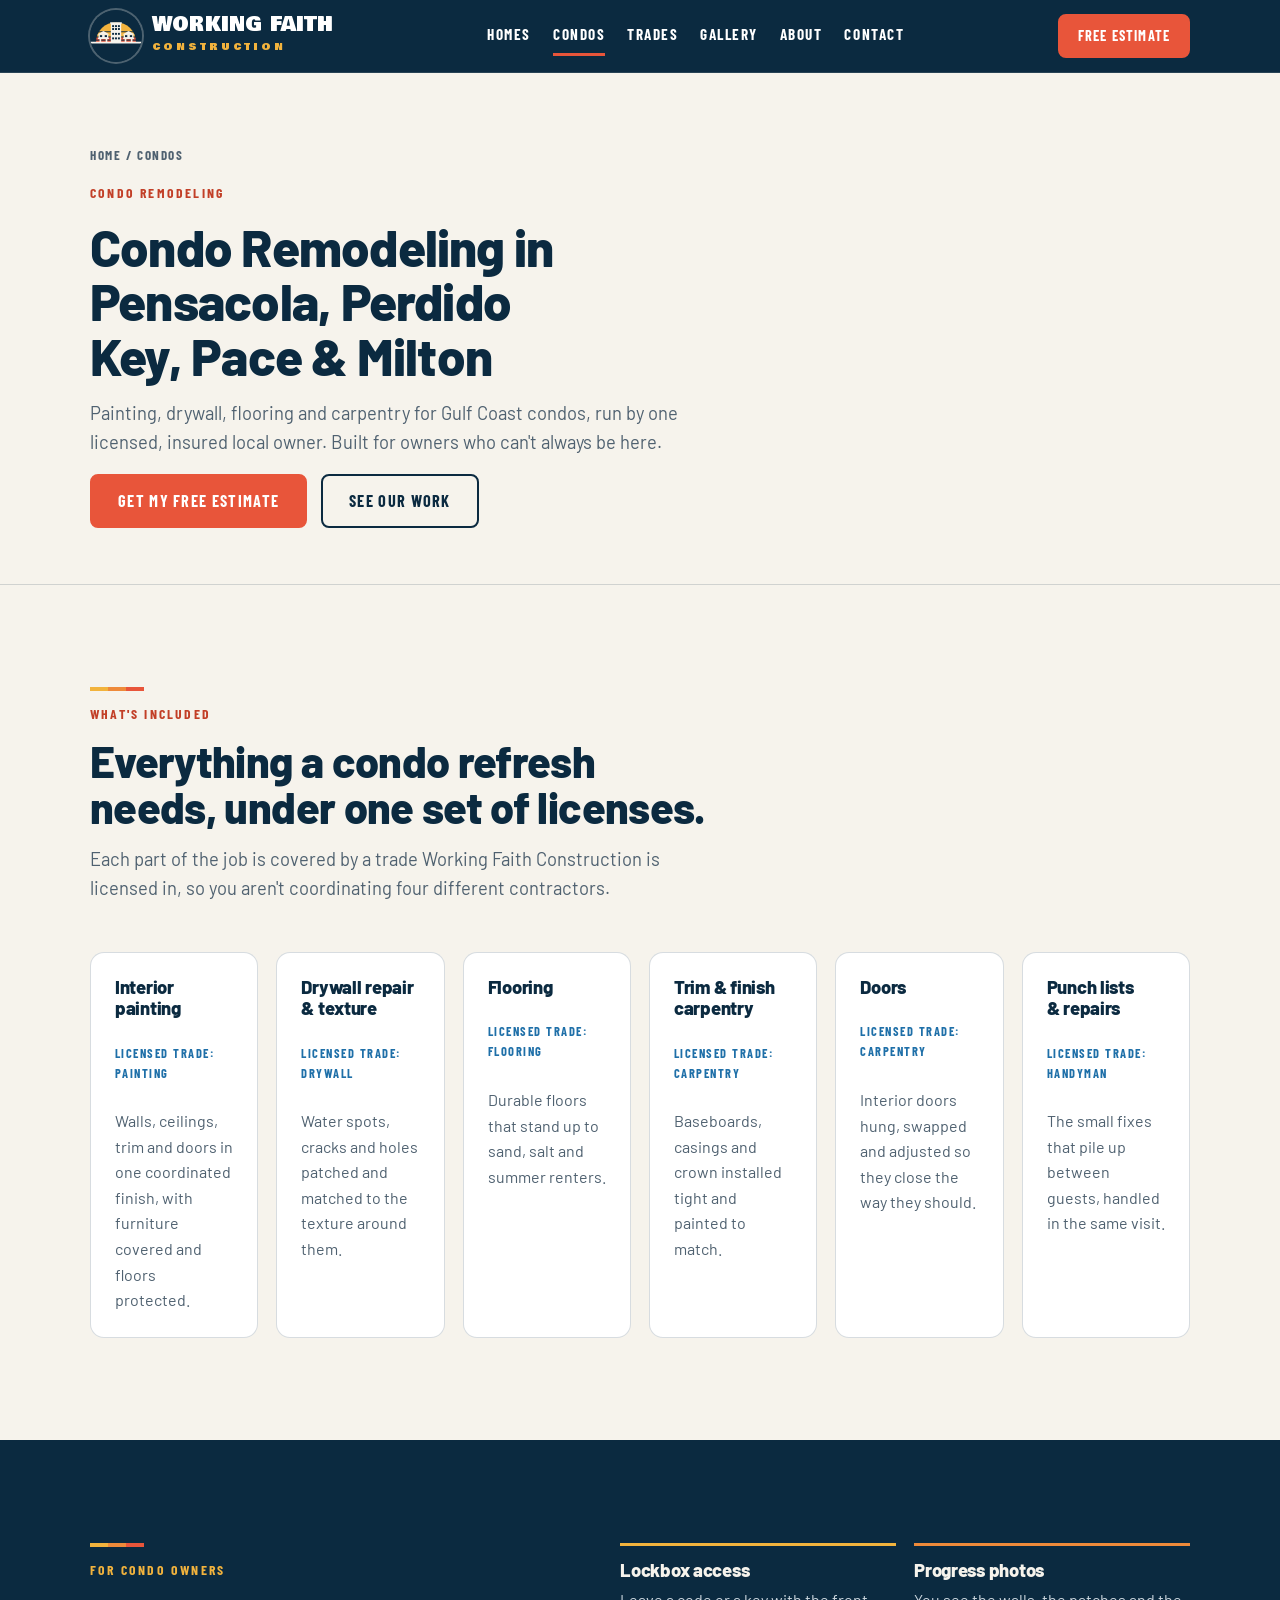
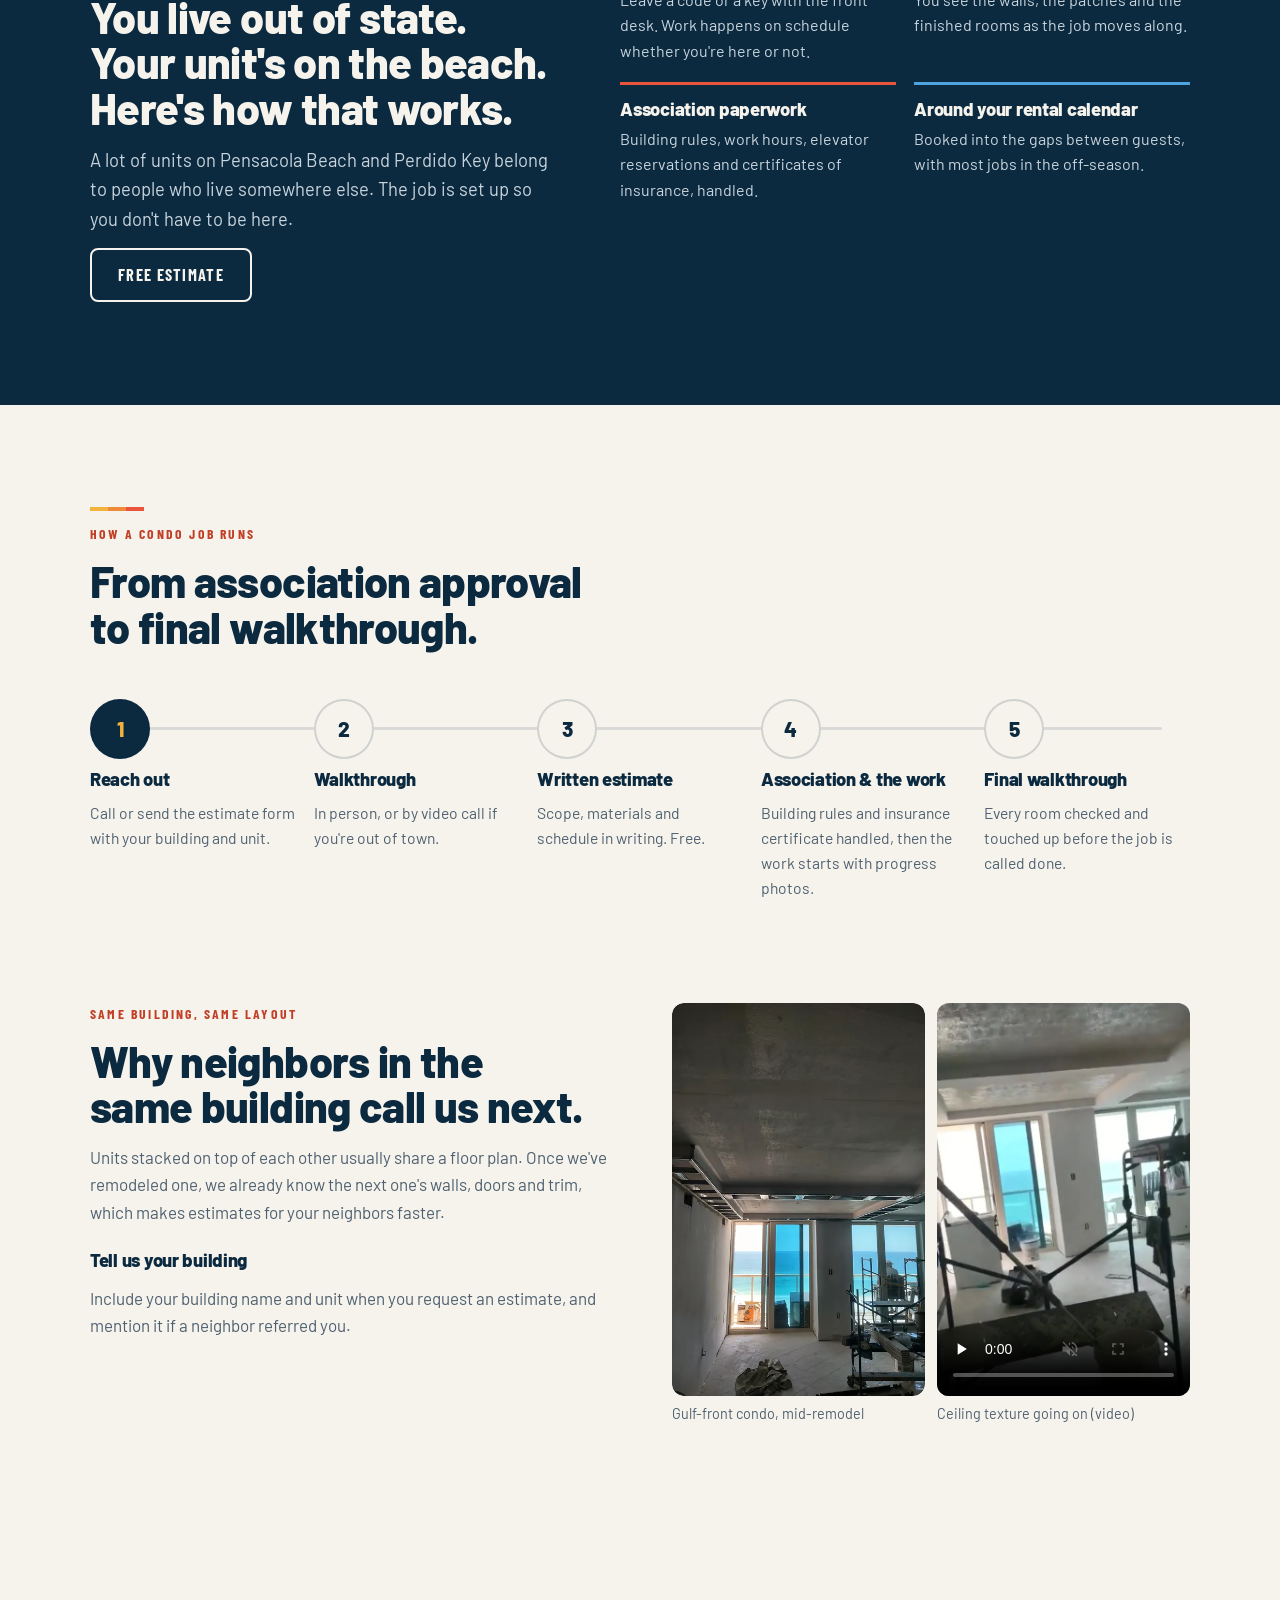
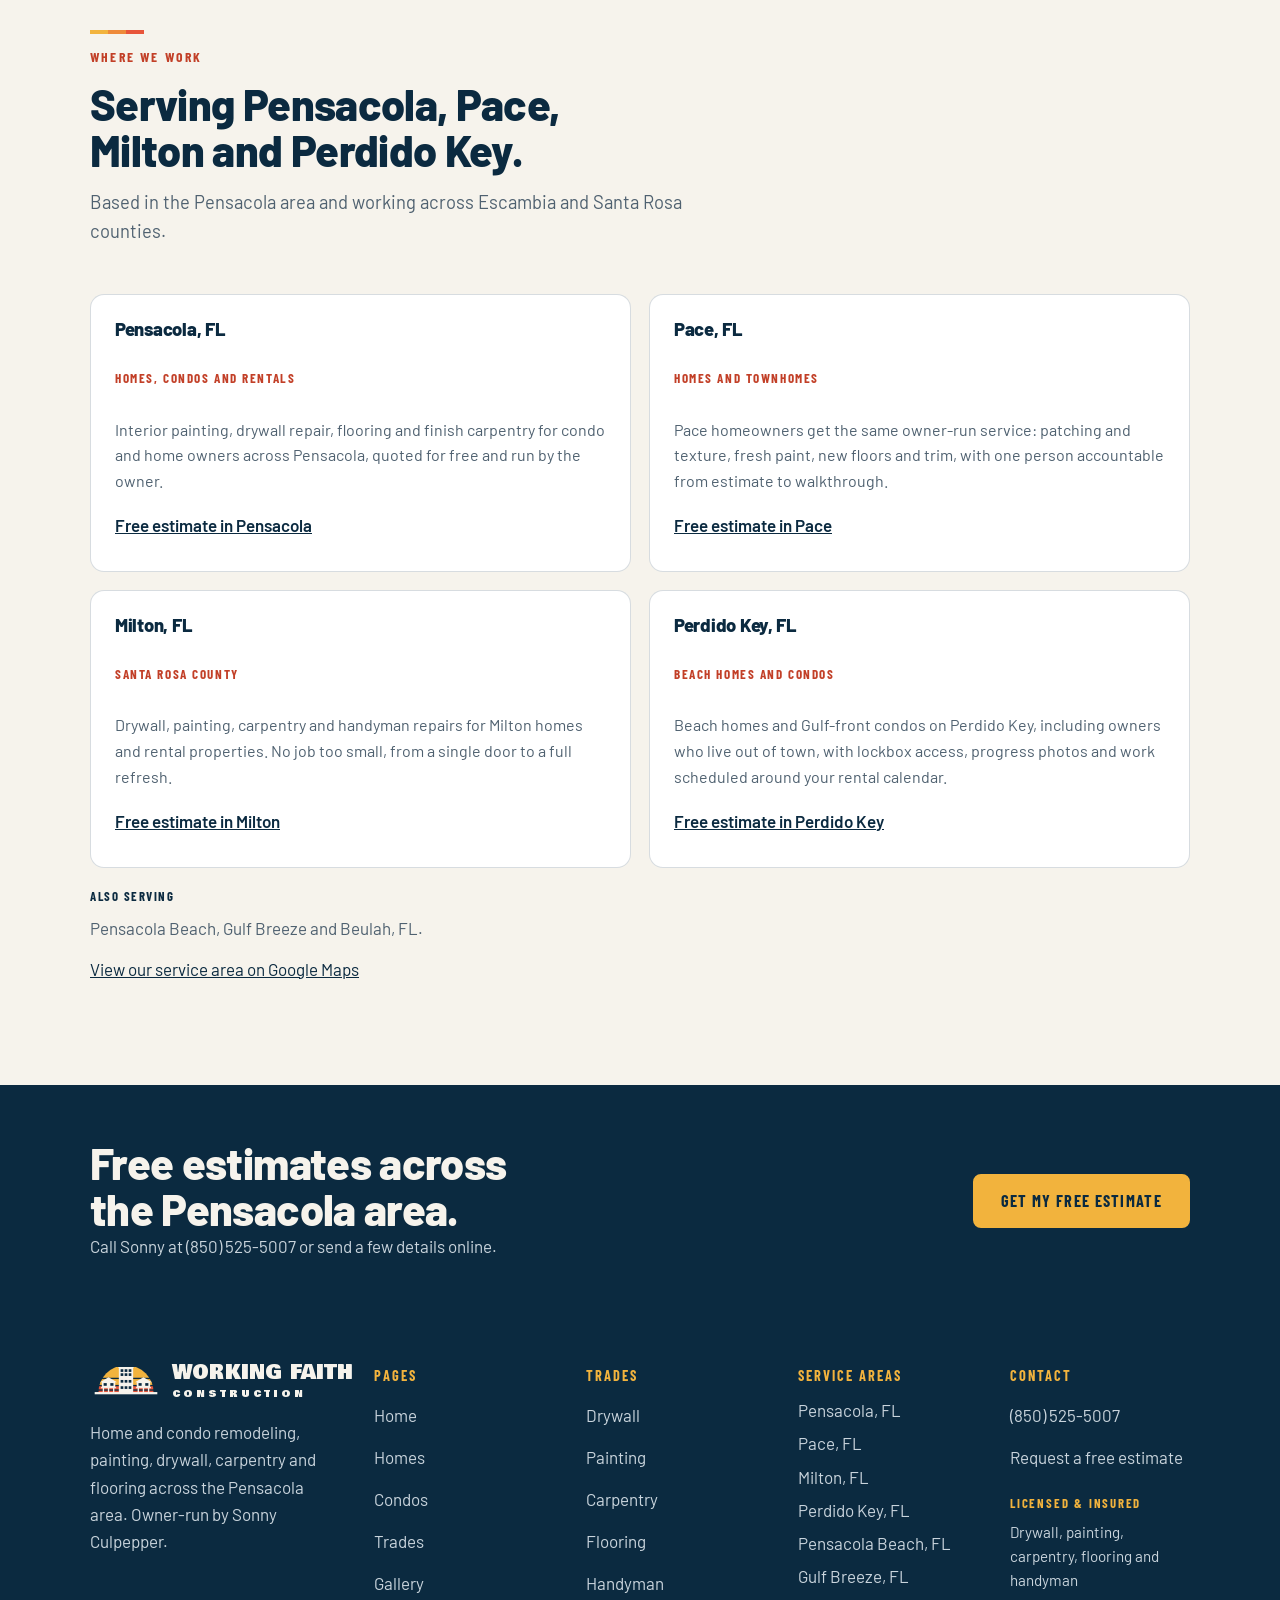
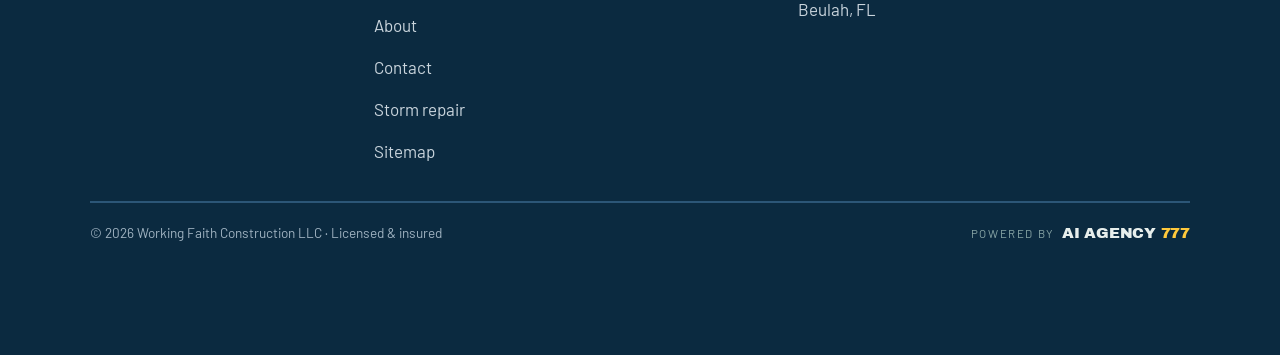
<file: condo-remodel.html>
<!doctype html>
<html lang="en">
<head>
<meta charset="utf-8">
<meta name="viewport" content="width=device-width, initial-scale=1, viewport-fit=cover">
<title>Condo Remodeling Pensacola &amp; Perdido Key, FL | Working Faith Construction</title>
<meta name="description" content="Condo remodeling in Pensacola, Perdido Key, Pace and Milton: painting, drywall, flooring and carpentry by a licensed, insured local owner. Free estimates.">
<meta name="keywords" content="condo remodeling Pensacola, condo remodel Perdido Key, condo renovation Pensacola Beach, condo painting Pensacola, condo flooring Perdido Key, condo contractor Pace FL, condo contractor Milton FL, Working Faith Construction, Pensacola contractor, home remodeling Pensacola, home repair Pensacola, condo remodeling Pensacola, painting contractor Pensacola, drywall repair Pensacola, flooring installation Pensacola, carpentry Pensacola, handyman Pensacola, Pace FL contractor, Milton FL contractor, Perdido Key condo remodel">
<link rel="canonical" href="https://workingfaithconstruction.com/condo-remodel.html">
<meta name="robots" content="index, follow">
<meta name="geo.region" content="US-FL">
<meta name="geo.placename" content="Pensacola, Florida">
<meta property="og:type" content="website">
<meta property="og:site_name" content="Working Faith Construction">
<meta property="og:title" content="Condo Remodeling Pensacola &amp; Perdido Key, FL | Working Faith Construction">
<meta property="og:description" content="Condo remodeling in Pensacola, Perdido Key, Pace and Milton: painting, drywall, flooring and carpentry by a licensed, insured local owner. Free estimates.">
<meta property="og:url" content="https://workingfaithconstruction.com/condo-remodel.html">
<meta name="twitter:card" content="summary">
<link rel="icon" href="favicon.svg" type="image/svg+xml">
<link rel="stylesheet" href="https://fonts.googleapis.com/css2?family=Bowlby+One&family=Barlow:wght@400;500;600;700;800&family=Barlow+Condensed:wght@600;700&display=swap">
<link rel="stylesheet" href="https://fonts.googleapis.com/css2?family=Archivo+Black&text=AIGENCY7%20&display=swap">
<link rel="stylesheet" href="site.css">
<script type="application/ld+json">{"@context": "https://schema.org", "@type": "BreadcrumbList", "itemListElement": [{"@type": "ListItem", "position": 1, "name": "Home", "item": "https://workingfaithconstruction.com/"}, {"@type": "ListItem", "position": 2, "name": "Condos", "item": "https://workingfaithconstruction.com/condo-remodel.html"}]}</script>
<script type="application/ld+json">{"@context": "https://schema.org", "@type": "Service", "serviceType": "Condo remodeling", "name": "Condo remodeling", "provider": {"@id": "https://workingfaithconstruction.com/#business"}, "areaServed": [{"@type": "City", "name": "Pensacola, FL"}, {"@type": "City", "name": "Pace, FL"}, {"@type": "City", "name": "Milton, FL"}, {"@type": "City", "name": "Perdido Key, FL"}, {"@type": "City", "name": "Pensacola Beach, FL"}, {"@type": "City", "name": "Gulf Breeze, FL"}, {"@type": "City", "name": "Beulah, FL"}]}</script>
</head>
<body>
<svg width="0" height="0" style="position:absolute" aria-hidden="true">
  <defs>
    <clipPath id="sunClip"><path d="M18 78 A62 62 0 0 1 142 78 Z"></path></clipPath>
    <clipPath id="skyClip"><rect x="0" y="0" width="160" height="78"></rect></clipPath>
    <symbol id="mark" viewBox="0 10 160 76">
      <g clip-path="url(#sunClip)">
        <rect x="0" y="16" width="160" height="28" fill="#F2B33D"></rect>
        <rect x="0" y="47" width="160" height="13" fill="#F2B33D"></rect>
        <rect x="0" y="63" width="160" height="7" fill="#E8553A"></rect>
        <rect x="0" y="73" width="160" height="5" fill="#E8553A"></rect>
      </g>
      <g fill="currentColor">
        <path d="M62 16 H98 V21 H96 V78 H64 V21 H62 Z"></path>
        <path d="M22 54 L41 43 L60 54 Z"></path><rect x="26" y="53" width="30" height="13"></rect><rect x="24" y="65" width="34" height="2.5"></rect><rect x="28" y="67" width="3" height="11"></rect><rect x="39.5" y="67" width="3" height="11"></rect><rect x="51" y="67" width="3" height="11"></rect>
        <path d="M100 54 L119 43 L138 54 Z"></path><rect x="104" y="53" width="30" height="13"></rect><rect x="102" y="65" width="34" height="2.5"></rect><rect x="106" y="67" width="3" height="11"></rect><rect x="117.5" y="67" width="3" height="11"></rect><rect x="129" y="67" width="3" height="11"></rect>
      </g>
      <g style="fill:var(--win,#F6F3EC)"><rect x="68" y="25" width="6" height="6"></rect><rect x="77" y="25" width="6" height="6"></rect><rect x="86" y="25" width="6" height="6"></rect><rect x="68" y="34" width="6" height="6"></rect><rect x="77" y="34" width="6" height="6"></rect><rect x="86" y="34" width="6" height="6"></rect><rect x="68" y="49" width="6" height="6"></rect><rect x="77" y="49" width="6" height="6"></rect><rect x="86" y="49" width="6" height="6"></rect><rect x="68" y="63" width="6" height="6"></rect><rect x="77" y="63" width="6" height="6"></rect><rect x="86" y="63" width="6" height="6"></rect><rect x="30" y="56" width="7" height="6"></rect><rect x="45" y="56" width="7" height="6"></rect><rect x="108" y="56" width="7" height="6"></rect><rect x="123" y="56" width="7" height="6"></rect></g>
      <rect x="10" y="76" width="140" height="5" fill="currentColor"></rect>
    </symbol>
    <clipPath id="badgeClip"><circle cx="50" cy="50" r="50"></circle></clipPath>
    <symbol id="badge" viewBox="0 0 100 100">
      <circle cx="50" cy="50" r="50" fill="#0B2A40"></circle>
      <g clip-path="url(#badgeClip)">
        <g transform="translate(0.4 13.64) scale(0.62)">
          <g clip-path="url(#sunClip)">
            <rect x="0" y="16" width="160" height="28" fill="#F2B33D"></rect>
            <rect x="0" y="47" width="160" height="13" fill="#F2B33D"></rect>
            <rect x="0" y="63" width="160" height="7" fill="#E8553A"></rect>
            <rect x="0" y="73" width="160" height="5" fill="#E8553A"></rect>
          </g>
          <g fill="#F6F3EC">
            <path d="M62 16 H98 V21 H96 V78 H64 V21 H62 Z"></path>
            <path d="M22 54 L41 43 L60 54 Z"></path><rect x="26" y="53" width="30" height="13"></rect><rect x="24" y="64" width="34" height="4"></rect><rect x="29" y="67" width="5" height="11"></rect><rect x="48" y="67" width="5" height="11"></rect>
            <path d="M100 54 L119 43 L138 54 Z"></path><rect x="104" y="53" width="30" height="13"></rect><rect x="102" y="64" width="34" height="4"></rect><rect x="107" y="67" width="5" height="11"></rect><rect x="126" y="67" width="5" height="11"></rect>
          </g>
          <g fill="#0B2A40"><rect x="68" y="25" width="6" height="6"></rect><rect x="77" y="25" width="6" height="6"></rect><rect x="86" y="25" width="6" height="6"></rect><rect x="68" y="34" width="6" height="6"></rect><rect x="77" y="34" width="6" height="6"></rect><rect x="86" y="34" width="6" height="6"></rect><rect x="68" y="49" width="6" height="6"></rect><rect x="77" y="49" width="6" height="6"></rect><rect x="86" y="49" width="6" height="6"></rect><rect x="68" y="63" width="6" height="6"></rect><rect x="77" y="63" width="6" height="6"></rect><rect x="86" y="63" width="6" height="6"></rect><rect x="30" y="56" width="7" height="6"></rect><rect x="45" y="56" width="7" height="6"></rect><rect x="108" y="56" width="7" height="6"></rect><rect x="123" y="56" width="7" height="6"></rect></g>
        </g>
        <rect x="0" y="61" width="100" height="3.4" fill="#F6F3EC"></rect>
      </g>
    </symbol>
    <symbol id="ico-x" viewBox="0 0 24 24"><circle cx="12" cy="12" r="11" fill="#E2DACA"></circle><path d="M8 8l8 8M16 8l-8 8" stroke="#4F6170" stroke-width="2.5" stroke-linecap="round"></path></symbol>
    <symbol id="ico-check" viewBox="0 0 24 24"><circle cx="12" cy="12" r="11" fill="#F2B33D"></circle><path d="M7 12.5l3.2 3.2L17 9" fill="none" stroke="#0B2A40" stroke-width="2.6" stroke-linecap="round" stroke-linejoin="round"></path></symbol>
  </defs>
</svg>
<a class="skip" href="#main">Skip to content</a>
<header class="site">
  <div class="wrap">
    <a class="brand" href="index.html" aria-label="Working Faith Construction, home">
      <svg class="badge" viewBox="0 0 100 100" aria-hidden="true"><use href="#badge"></use></svg>
      <span><b>WORKING FAITH</b><small>CONSTRUCTION</small></span>
    </a>
    <nav class="main" id="mainNav" aria-label="Main">
      <a href="home-remodel.html">Homes</a>
      <a href="condo-remodel.html" aria-current="page">Condos</a>
      <a href="trades.html">Trades</a>
      <a href="gallery.html">Gallery</a>
      <a href="about.html">About</a>
      <a href="contact.html">Contact</a>
    </nav>
    <div class="head-right">
      <a class="btn" href="contact.html#estimate">Free estimate</a>
      <button class="menu-btn" id="menuBtn" type="button" aria-expanded="false" aria-controls="mainNav" aria-label="Menu"><svg viewBox="0 0 24 24" fill="none" stroke="currentColor" stroke-width="2.4" stroke-linecap="round" aria-hidden="true"><path d="M4 7h16M4 12h16M4 17h16"></path></svg></button>
    </div>
  </div>
</header>
<main id="main">
<section class="page-hero">
  <div class="wrap">
    <p class="crumbs"><a href="index.html">Home</a> / Condos</p>
    <span class="eyebrow">Condo remodeling</span>
    <h1>Condo Remodeling in Pensacola, Perdido Key, Pace &amp; Milton</h1>
    <p class="lede">Painting, drywall, flooring and carpentry for Gulf Coast condos, run by one licensed, insured local owner. Built for owners who can't always be here.</p>
    <div class="cta-row"><a class="btn" href="contact.html#estimate">Get my free estimate</a><a class="btn ghost" href="gallery.html">See our work</a></div>
  </div>
</section>
<section class="block" id="scope">
  <div class="wrap">
    <div class="sec-head reveal">
      <span class="eyebrow">What's included</span>
      <h2>Everything a condo refresh needs, under one set of licenses.</h2>
      <p class="lede">Each part of the job is covered by a trade Working Faith Construction is licensed in, so you aren't coordinating four different contractors.</p>
    </div>
    <div class="scope">
      <article class="reveal"><h3>Interior painting</h3><h4>Licensed trade: Painting</h4><p>Walls, ceilings, trim and doors in one coordinated finish, with furniture covered and floors protected.</p></article>
      <article class="reveal"><h3>Drywall repair &amp; texture</h3><h4>Licensed trade: Drywall</h4><p>Water spots, cracks and holes patched and matched to the texture around them.</p></article>
      <article class="reveal"><h3>Flooring</h3><h4>Licensed trade: Flooring</h4><p>Durable floors that stand up to sand, salt and summer renters.</p></article>
      <article class="reveal"><h3>Trim &amp; finish carpentry</h3><h4>Licensed trade: Carpentry</h4><p>Baseboards, casings and crown installed tight and painted to match.</p></article>
      <article class="reveal"><h3>Doors</h3><h4>Licensed trade: Carpentry</h4><p>Interior doors hung, swapped and adjusted so they close the way they should.</p></article>
      <article class="reveal"><h3>Punch lists &amp; repairs</h3><h4>Licensed trade: Handyman</h4><p>The small fixes that pile up between guests, handled in the same visit.</p></article>
    </div>
  </div>
</section>
  <section class="block navy" id="owners-condo">
    <div class="wrap away">
      <div class="sec-head reveal" style="margin-bottom:0">
        <span class="eyebrow">For condo owners</span>
        <h2>You live out of state. Your unit's on the beach. Here's how that works.</h2>
        <p class="lede">A lot of units on Pensacola Beach and Perdido Key belong to people who live somewhere else. The job is set up so you don't have to be here.</p>
        <div class="cta-row"><a class="btn ghost" style="color:var(--sand);border-color:var(--sand)" href="contact.html#estimate">Free estimate</a></div>
      </div>
      <div class="away-list">
        <div class="away-item reveal"><h3>Lockbox access</h3><p>Leave a code or a key with the front desk. Work happens on schedule whether you're here or not.</p></div>
        <div class="away-item reveal"><h3>Progress photos</h3><p>You see the walls, the patches and the finished rooms as the job moves along.</p></div>
        <div class="away-item reveal"><h3>Association paperwork</h3><p>Building rules, work hours, elevator reservations and certificates of insurance, handled.</p></div>
        <div class="away-item reveal"><h3>Around your rental calendar</h3><p>Booked into the gaps between guests, with most jobs in the off-season.</p></div>
      </div>
    </div>
  </section>

<section class="block" id="process">
  <div class="wrap">
    <div class="sec-head reveal">
      <span class="eyebrow">How a condo job runs</span>
      <h2>From association approval to final walkthrough.</h2>
    </div>
    <ol class="steps" id="steps">
      <li class="step on"><span class="num">1</span><h3>Reach out</h3><p>Call or send the estimate form with your building and unit.</p></li>
      <li class="step"><span class="num">2</span><h3>Walkthrough</h3><p>In person, or by video call if you're out of town.</p></li>
      <li class="step"><span class="num">3</span><h3>Written estimate</h3><p>Scope, materials and schedule in writing. Free.</p></li>
      <li class="step"><span class="num">4</span><h3>Association &amp; the work</h3><p>Building rules and insurance certificate handled, then the work starts with progress photos.</p></li>
      <li class="step"><span class="num">5</span><h3>Final walkthrough</h3><p>Every room checked and touched up before the job is called done.</p></li>
    </ol>
  </div>
</section>
<section class="block" style="padding-top:0">
  <div class="wrap split">
    <div class="prose reveal">
      <span class="eyebrow">Same building, same layout</span>
      <h2>Why neighbors in the same building call us next.</h2>
      <p>Units stacked on top of each other usually share a floor plan. Once we've remodeled one, we already know the next one's walls, doors and trim, which makes estimates for your neighbors faster.</p>
      <h3>Tell us your building</h3>
      <p>Include your building name and unit when you request an estimate, and mention it if a neighbor referred you.</p>
    </div>
    <div class="condo-media reveal">
      <figure><a class="lb" href="img/projects/gulf-condo-framing-lg.webp" data-caption="Gulf-front condo mid-remodel: new metal ceiling framing, walls stripped and Gulf views through the balcony doors"><img src="img/projects/gulf-condo-framing-sm.webp" srcset="img/projects/gulf-condo-framing-sm.webp 540w, img/projects/gulf-condo-framing-lg.webp 1200w" sizes="(max-width:860px) 50vw, 25vw" width="1536" height="2048" loading="lazy" decoding="async" alt="Gulf-front condo mid-remodel: new metal ceiling framing, walls stripped and Gulf views through the balcony doors" style="object-position:50% 60%"></a><figcaption>Gulf-front condo, mid-remodel</figcaption></figure>
      <figure><div class="vid"><video controls muted playsinline preload="none" poster="video/condo-ceiling-texture-poster.webp" width="540" height="960" aria-label="Video: applying ceiling texture in a Gulf-front condo"><source src="video/condo-ceiling-texture.mp4" type="video/mp4"></video></div><figcaption>Ceiling texture going on (video)</figcaption></figure>
    </div>
  </div>
</section>
<section class="block" id="areas">
  <div class="wrap">
    <div class="sec-head reveal">
      <span class="eyebrow">Where we work</span>
      <h2>Serving Pensacola, Pace, Milton and Perdido Key.</h2>
      <p class="lede">Based in the Pensacola area and working across Escambia and Santa Rosa counties.</p>
    </div>
    <div class="cities">
      <article class="city reveal">
        <h3>Pensacola, FL</h3>
        <h4>Homes, condos and rentals</h4>
        <p>Interior painting, drywall repair, flooring and finish carpentry for condo and home owners across Pensacola, quoted for free and run by the owner.</p>
        <a href="contact.html#estimate">Free estimate in Pensacola</a>
      </article>
      <article class="city reveal">
        <h3>Pace, FL</h3>
        <h4>Homes and townhomes</h4>
        <p>Pace homeowners get the same owner-run service: patching and texture, fresh paint, new floors and trim, with one person accountable from estimate to walkthrough.</p>
        <a href="contact.html#estimate">Free estimate in Pace</a>
      </article>
      <article class="city reveal">
        <h3>Milton, FL</h3>
        <h4>Santa Rosa County</h4>
        <p>Drywall, painting, carpentry and handyman repairs for Milton homes and rental properties. No job too small, from a single door to a full refresh.</p>
        <a href="contact.html#estimate">Free estimate in Milton</a>
      </article>
      <article class="city reveal">
        <h3>Perdido Key, FL</h3>
        <h4>Beach homes and condos</h4>
        <p>Beach homes and Gulf-front condos on Perdido Key, including owners who live out of town, with lockbox access, progress photos and work scheduled around your rental calendar.</p>
        <a href="contact.html#estimate">Free estimate in Perdido Key</a>
      </article>
    </div>
    <div class="also reveal"><h5>Also serving</h5><p>Pensacola Beach, Gulf Breeze and Beulah, FL.</p></div>
    <p style="margin-top:14px"><a href="https://www.google.com/maps/search/?api=1&amp;query=Pensacola%2C%20FL" target="_blank" rel="noopener">View our service area on Google Maps</a></p>
  </div>
</section>
</main>
<section class="cta-band">
  <div class="wrap">
    <div>
      <h2>Free estimates across the Pensacola area.</h2>
      <p>Call Sonny at (850) 525-5007 or send a few details online.</p>
    </div>
    <a class="btn gold" href="contact.html#estimate">Get my free estimate</a>
  </div>
</section>
<footer class="site">
  <div class="wrap">
    <div>
      <a class="brand" href="index.html" aria-label="Working Faith Construction, home">
        <svg viewBox="0 10 160 76" aria-hidden="true" style="color:#F6F3EC;--win:#0B2A40"><use href="#mark"></use></svg>
        <span><b>WORKING FAITH</b><small>CONSTRUCTION</small></span>
      </a>
      <p style="margin-top:16px;max-width:42ch;color:#C9D4DC">Home and condo remodeling, painting, drywall, carpentry and flooring across the Pensacola area. Owner-run by Sonny Culpepper.</p>
    </div>
    <div><h4>Pages</h4><ul><li><a href="index.html">Home</a></li><li><a href="home-remodel.html">Homes</a></li><li><a href="condo-remodel.html">Condos</a></li><li><a href="trades.html">Trades</a></li><li><a href="gallery.html">Gallery</a></li><li><a href="about.html">About</a></li><li><a href="contact.html">Contact</a></li><li><a href="storm-repair.html">Storm repair</a></li><li><a href="sitemap.xml">Sitemap</a></li></ul></div>
    <div><h4>Trades</h4><ul><li><a href="drywall-repair.html">Drywall</a></li><li><a href="interior-painting.html">Painting</a></li><li><a href="carpentry-trim.html">Carpentry</a></li><li><a href="flooring-installation.html">Flooring</a></li><li><a href="handyman-services.html">Handyman</a></li></ul></div>
    <div><h4>Service areas</h4><ul><li>Pensacola, FL</li><li>Pace, FL</li><li>Milton, FL</li><li>Perdido Key, FL</li><li>Pensacola Beach, FL</li><li>Gulf Breeze, FL</li><li>Beulah, FL</li></ul></div>
    <div><h4>Contact</h4><ul><li><a href="tel:+18505255007">(850) 525-5007</a></li><li><a href="contact.html#estimate">Request a free estimate</a></li></ul><h5 class="fh5">Licensed &amp; insured</h5><p class="fp">Drywall, painting, carpentry, flooring and handyman</p></div>
    <p class="legal"><span>© 2026 Working Faith Construction LLC · Licensed &amp; insured</span><span class="powered"><span class="pb">Powered by</span> <a class="aa777" href="https://aiagency777.com" target="_blank" rel="noopener" aria-label="AI Agency 777"><span class="aa-name">AI AGENCY</span> <span class="aa-num">777</span></a></span></p>
  </div>
</footer>
<div class="callbar">
  <a class="btn gold" href="tel:+18505255007">Call (850) 525-5007</a>
  <a class="btn" href="contact.html#estimate">Free estimate</a>
</div>
<script src="site.js"></script>
</body>
</html>
</file>
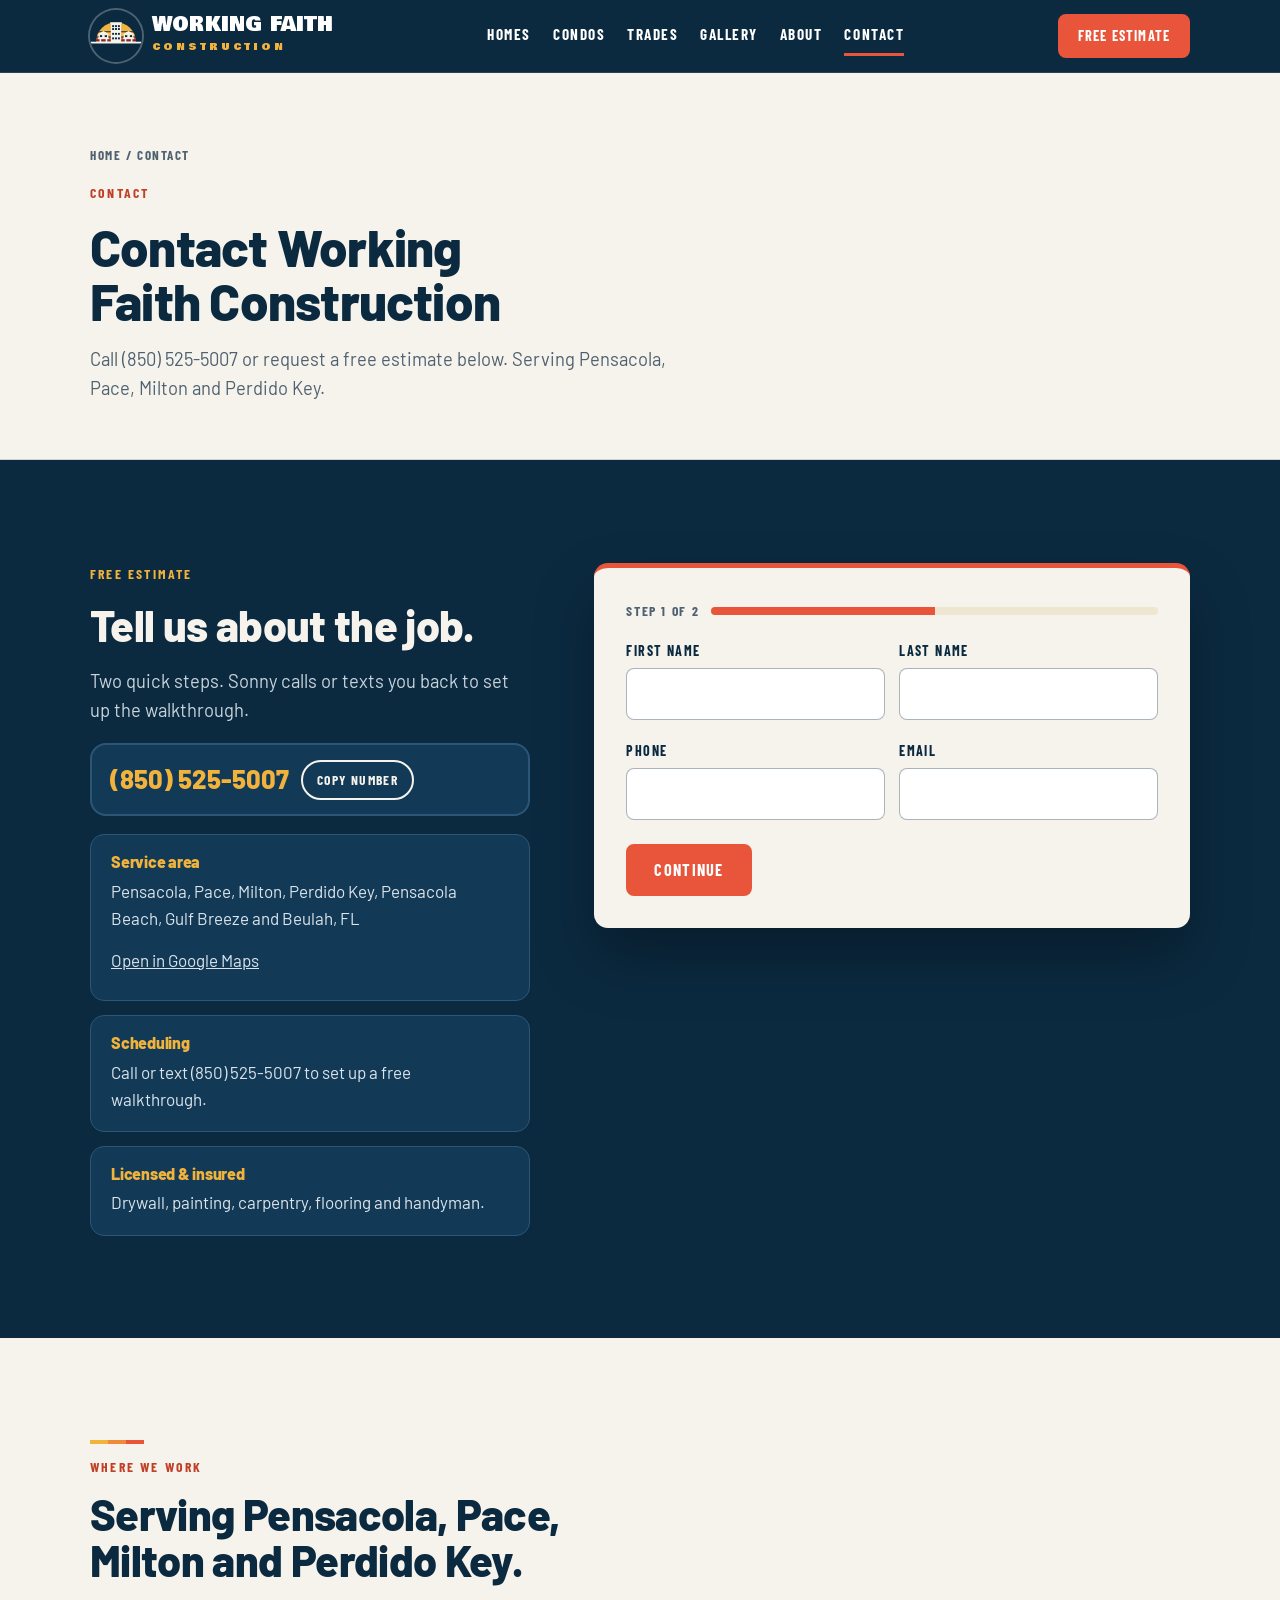
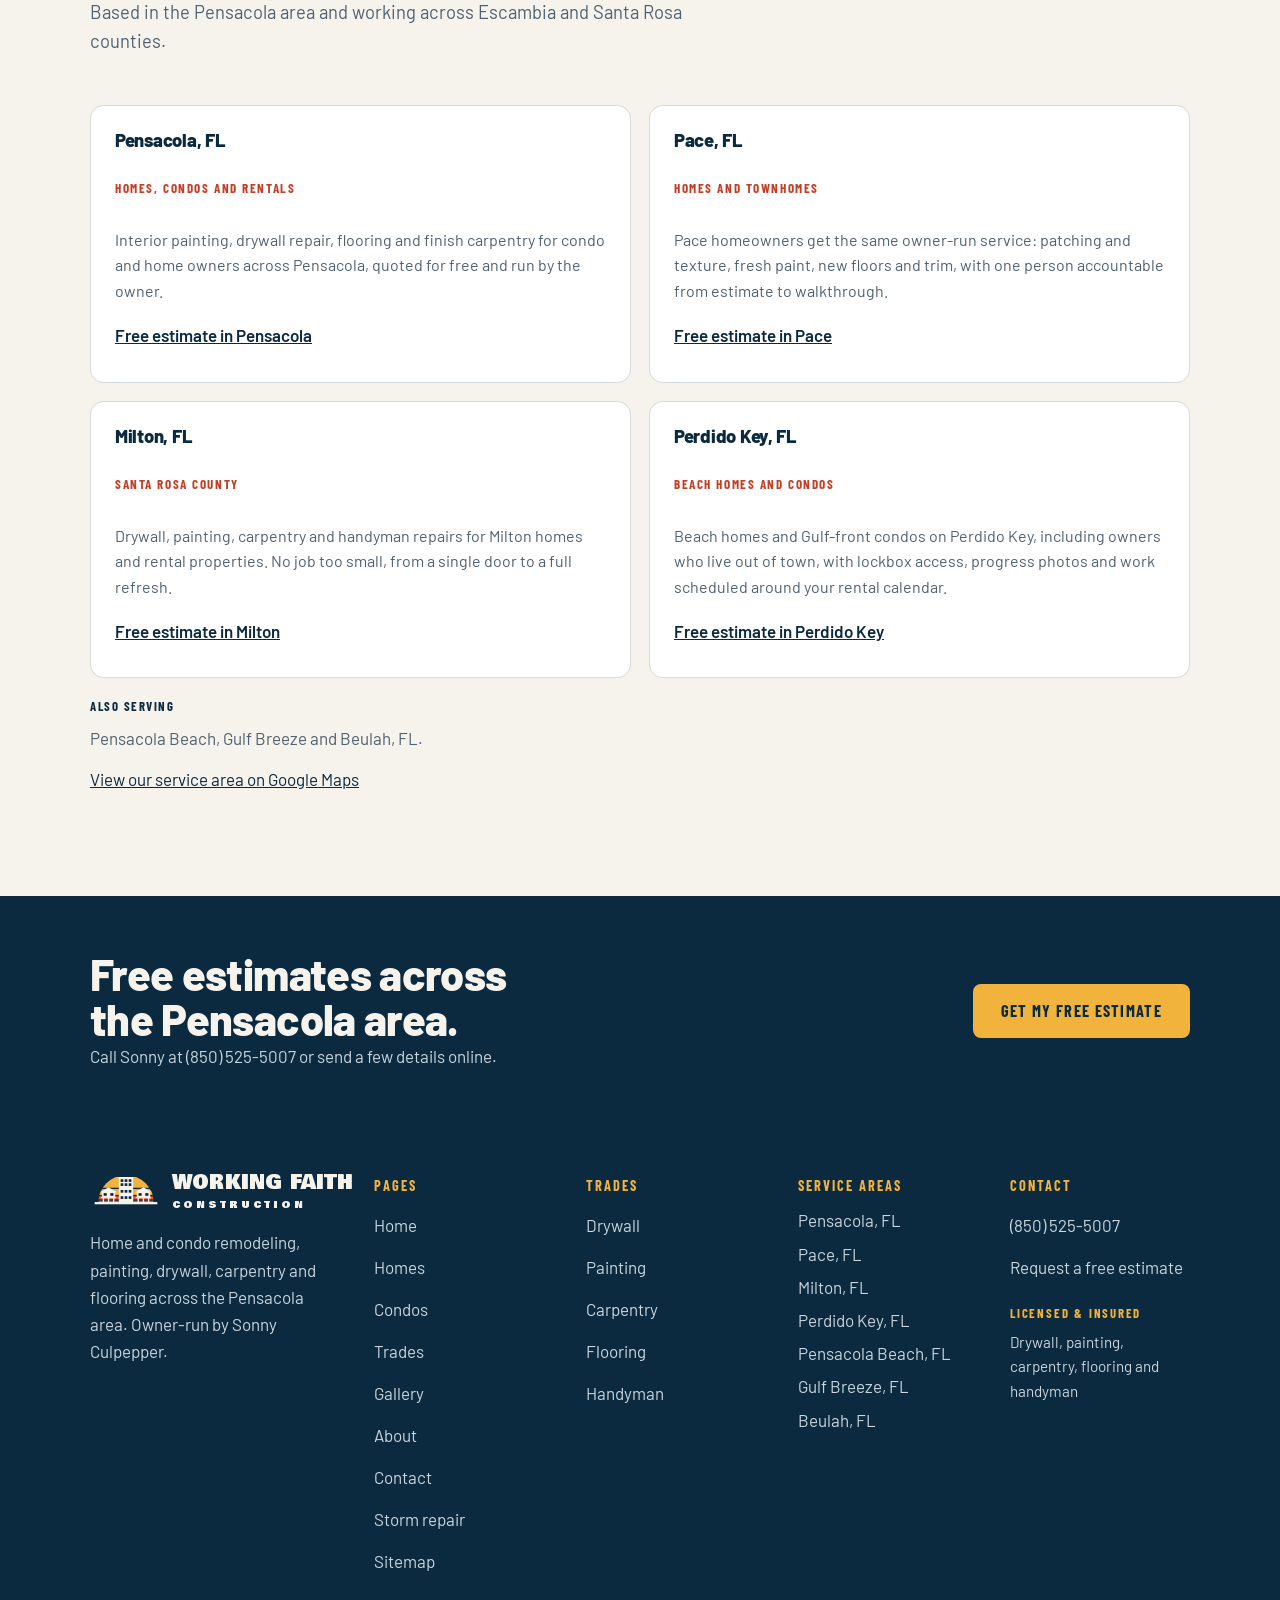
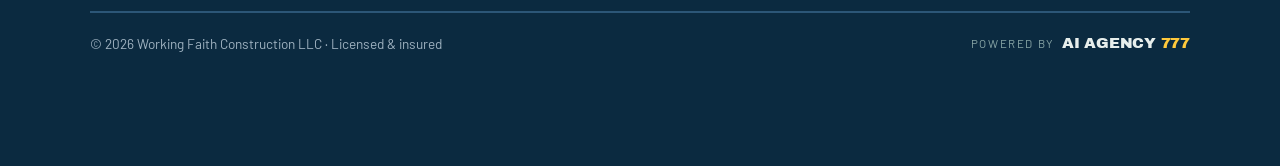
<file: contact.html>
<!doctype html>
<html lang="en">
<head>
<meta charset="utf-8">
<meta name="viewport" content="width=device-width, initial-scale=1, viewport-fit=cover">
<title>Contact Working Faith Construction | Free Estimates in Pensacola, FL</title>
<meta name="description" content="Request a free estimate from Working Faith Construction. Call (850) 525-5007. Serving Pensacola, Pace, Milton, Perdido Key, Pensacola Beach, Gulf Breeze and Beulah.">
<meta name="keywords" content="free estimate Pensacola contractor, contact painter Pensacola, remodeling estimate Pensacola, Working Faith Construction, Pensacola contractor, home remodeling Pensacola, home repair Pensacola, condo remodeling Pensacola, painting contractor Pensacola, drywall repair Pensacola, flooring installation Pensacola, carpentry Pensacola, handyman Pensacola, Pace FL contractor, Milton FL contractor, Perdido Key condo remodel">
<link rel="canonical" href="https://workingfaithconstruction.com/contact.html">
<meta name="robots" content="index, follow">
<meta name="geo.region" content="US-FL">
<meta name="geo.placename" content="Pensacola, Florida">
<meta property="og:type" content="website">
<meta property="og:site_name" content="Working Faith Construction">
<meta property="og:title" content="Contact Working Faith Construction | Free Estimates in Pensacola, FL">
<meta property="og:description" content="Request a free estimate from Working Faith Construction. Call (850) 525-5007. Serving Pensacola, Pace, Milton, Perdido Key, Pensacola Beach, Gulf Breeze and Beulah.">
<meta property="og:url" content="https://workingfaithconstruction.com/contact.html">
<meta name="twitter:card" content="summary">
<link rel="icon" href="favicon.svg" type="image/svg+xml">
<link rel="stylesheet" href="https://fonts.googleapis.com/css2?family=Bowlby+One&family=Barlow:wght@400;500;600;700;800&family=Barlow+Condensed:wght@600;700&display=swap">
<link rel="stylesheet" href="https://fonts.googleapis.com/css2?family=Archivo+Black&text=AIGENCY7%20&display=swap">
<link rel="stylesheet" href="site.css">
<script type="application/ld+json">{"@context": "https://schema.org", "@type": "BreadcrumbList", "itemListElement": [{"@type": "ListItem", "position": 1, "name": "Home", "item": "https://workingfaithconstruction.com/"}, {"@type": "ListItem", "position": 2, "name": "Contact", "item": "https://workingfaithconstruction.com/contact.html"}]}</script>
</head>
<body>
<svg width="0" height="0" style="position:absolute" aria-hidden="true">
  <defs>
    <clipPath id="sunClip"><path d="M18 78 A62 62 0 0 1 142 78 Z"></path></clipPath>
    <clipPath id="skyClip"><rect x="0" y="0" width="160" height="78"></rect></clipPath>
    <symbol id="mark" viewBox="0 10 160 76">
      <g clip-path="url(#sunClip)">
        <rect x="0" y="16" width="160" height="28" fill="#F2B33D"></rect>
        <rect x="0" y="47" width="160" height="13" fill="#F2B33D"></rect>
        <rect x="0" y="63" width="160" height="7" fill="#E8553A"></rect>
        <rect x="0" y="73" width="160" height="5" fill="#E8553A"></rect>
      </g>
      <g fill="currentColor">
        <path d="M62 16 H98 V21 H96 V78 H64 V21 H62 Z"></path>
        <path d="M22 54 L41 43 L60 54 Z"></path><rect x="26" y="53" width="30" height="13"></rect><rect x="24" y="65" width="34" height="2.5"></rect><rect x="28" y="67" width="3" height="11"></rect><rect x="39.5" y="67" width="3" height="11"></rect><rect x="51" y="67" width="3" height="11"></rect>
        <path d="M100 54 L119 43 L138 54 Z"></path><rect x="104" y="53" width="30" height="13"></rect><rect x="102" y="65" width="34" height="2.5"></rect><rect x="106" y="67" width="3" height="11"></rect><rect x="117.5" y="67" width="3" height="11"></rect><rect x="129" y="67" width="3" height="11"></rect>
      </g>
      <g style="fill:var(--win,#F6F3EC)"><rect x="68" y="25" width="6" height="6"></rect><rect x="77" y="25" width="6" height="6"></rect><rect x="86" y="25" width="6" height="6"></rect><rect x="68" y="34" width="6" height="6"></rect><rect x="77" y="34" width="6" height="6"></rect><rect x="86" y="34" width="6" height="6"></rect><rect x="68" y="49" width="6" height="6"></rect><rect x="77" y="49" width="6" height="6"></rect><rect x="86" y="49" width="6" height="6"></rect><rect x="68" y="63" width="6" height="6"></rect><rect x="77" y="63" width="6" height="6"></rect><rect x="86" y="63" width="6" height="6"></rect><rect x="30" y="56" width="7" height="6"></rect><rect x="45" y="56" width="7" height="6"></rect><rect x="108" y="56" width="7" height="6"></rect><rect x="123" y="56" width="7" height="6"></rect></g>
      <rect x="10" y="76" width="140" height="5" fill="currentColor"></rect>
    </symbol>
    <clipPath id="badgeClip"><circle cx="50" cy="50" r="50"></circle></clipPath>
    <symbol id="badge" viewBox="0 0 100 100">
      <circle cx="50" cy="50" r="50" fill="#0B2A40"></circle>
      <g clip-path="url(#badgeClip)">
        <g transform="translate(0.4 13.64) scale(0.62)">
          <g clip-path="url(#sunClip)">
            <rect x="0" y="16" width="160" height="28" fill="#F2B33D"></rect>
            <rect x="0" y="47" width="160" height="13" fill="#F2B33D"></rect>
            <rect x="0" y="63" width="160" height="7" fill="#E8553A"></rect>
            <rect x="0" y="73" width="160" height="5" fill="#E8553A"></rect>
          </g>
          <g fill="#F6F3EC">
            <path d="M62 16 H98 V21 H96 V78 H64 V21 H62 Z"></path>
            <path d="M22 54 L41 43 L60 54 Z"></path><rect x="26" y="53" width="30" height="13"></rect><rect x="24" y="64" width="34" height="4"></rect><rect x="29" y="67" width="5" height="11"></rect><rect x="48" y="67" width="5" height="11"></rect>
            <path d="M100 54 L119 43 L138 54 Z"></path><rect x="104" y="53" width="30" height="13"></rect><rect x="102" y="64" width="34" height="4"></rect><rect x="107" y="67" width="5" height="11"></rect><rect x="126" y="67" width="5" height="11"></rect>
          </g>
          <g fill="#0B2A40"><rect x="68" y="25" width="6" height="6"></rect><rect x="77" y="25" width="6" height="6"></rect><rect x="86" y="25" width="6" height="6"></rect><rect x="68" y="34" width="6" height="6"></rect><rect x="77" y="34" width="6" height="6"></rect><rect x="86" y="34" width="6" height="6"></rect><rect x="68" y="49" width="6" height="6"></rect><rect x="77" y="49" width="6" height="6"></rect><rect x="86" y="49" width="6" height="6"></rect><rect x="68" y="63" width="6" height="6"></rect><rect x="77" y="63" width="6" height="6"></rect><rect x="86" y="63" width="6" height="6"></rect><rect x="30" y="56" width="7" height="6"></rect><rect x="45" y="56" width="7" height="6"></rect><rect x="108" y="56" width="7" height="6"></rect><rect x="123" y="56" width="7" height="6"></rect></g>
        </g>
        <rect x="0" y="61" width="100" height="3.4" fill="#F6F3EC"></rect>
      </g>
    </symbol>
    <symbol id="ico-x" viewBox="0 0 24 24"><circle cx="12" cy="12" r="11" fill="#E2DACA"></circle><path d="M8 8l8 8M16 8l-8 8" stroke="#4F6170" stroke-width="2.5" stroke-linecap="round"></path></symbol>
    <symbol id="ico-check" viewBox="0 0 24 24"><circle cx="12" cy="12" r="11" fill="#F2B33D"></circle><path d="M7 12.5l3.2 3.2L17 9" fill="none" stroke="#0B2A40" stroke-width="2.6" stroke-linecap="round" stroke-linejoin="round"></path></symbol>
  </defs>
</svg>
<a class="skip" href="#main">Skip to content</a>
<header class="site">
  <div class="wrap">
    <a class="brand" href="index.html" aria-label="Working Faith Construction, home">
      <svg class="badge" viewBox="0 0 100 100" aria-hidden="true"><use href="#badge"></use></svg>
      <span><b>WORKING FAITH</b><small>CONSTRUCTION</small></span>
    </a>
    <nav class="main" id="mainNav" aria-label="Main">
      <a href="home-remodel.html">Homes</a>
      <a href="condo-remodel.html">Condos</a>
      <a href="trades.html">Trades</a>
      <a href="gallery.html">Gallery</a>
      <a href="about.html">About</a>
      <a href="contact.html" aria-current="page">Contact</a>
    </nav>
    <div class="head-right">
      <a class="btn" href="contact.html#estimate">Free estimate</a>
      <button class="menu-btn" id="menuBtn" type="button" aria-expanded="false" aria-controls="mainNav" aria-label="Menu"><svg viewBox="0 0 24 24" fill="none" stroke="currentColor" stroke-width="2.4" stroke-linecap="round" aria-hidden="true"><path d="M4 7h16M4 12h16M4 17h16"></path></svg></button>
    </div>
  </div>
</header>
<main id="main">
<section class="page-hero">
  <div class="wrap">
    <p class="crumbs"><a href="index.html">Home</a> / Contact</p>
    <span class="eyebrow">Contact</span>
    <h1>Contact Working Faith Construction</h1>
    <p class="lede">Call (850) 525-5007 or request a free estimate below. Serving Pensacola, Pace, Milton and Perdido Key.</p>
  </div>
</section>
<section class="block navy" id="estimate">
  <div class="wrap est">
    <div class="est-copy">
      <span class="eyebrow">Free estimate</span>
      <h2>Tell us about the job.</h2>
      <p class="lede">Two quick steps. Sonny calls or texts you back to set up the walkthrough.</p>
      <div class="phone-box">
        <a href="tel:+18505255007" id="phone">(850) 525-5007</a>
        <button class="copy" type="button" id="copyPhone">Copy number</button>
      </div>
      <div class="info">
        <div class="info-card"><h3>Service area</h3><p>Pensacola, Pace, Milton, Perdido Key, Pensacola Beach, Gulf Breeze and Beulah, FL</p><a href="https://www.google.com/maps/search/?api=1&amp;query=Pensacola%2C%20FL" target="_blank" rel="noopener">Open in Google Maps</a></div>
        <div class="info-card"><h3>Scheduling</h3><p>Call or text (850) 525-5007 to set up a free walkthrough.</p></div>
        <div class="info-card"><h3>Licensed &amp; insured</h3><p>Drywall, painting, carpentry, flooring and handyman.</p></div>
      </div>
    </div>
    <form class="card" id="estForm" data-endpoint="https://formsubmit.co/ajax/30a3d6f467ec37bd3a0ef9071ebcb460" novalidate>
        <div class="hp" aria-hidden="true"><label for="hpField">Leave this empty</label><input type="text" id="hpField" name="_honey" tabindex="-1" autocomplete="off"></div>
        <div class="progress" aria-live="polite"><span id="stepLabel">Step 1 of 2</span><span class="bar"><i id="stepBar"></i></span></div>

        <div id="step1" class="fields">
          <div class="field"><label for="fname">First name</label><input type="text" id="fname" autocomplete="given-name" required><span class="err" id="fname-err"></span></div>
          <div class="field"><label for="lname">Last name</label><input type="text" id="lname" autocomplete="family-name" required><span class="err" id="lname-err"></span></div>
          <div class="field"><label for="tel">Phone</label><input type="tel" id="tel" autocomplete="tel" inputmode="tel" required><span class="err" id="tel-err"></span></div>
          <div class="field"><label for="email">Email</label><input type="email" id="email" autocomplete="email" required><span class="err" id="email-err"></span></div>
        </div>

        <div id="step2" class="fields" hidden>
          <fieldset class="field full">
            <span class="legend">What needs doing?</span>
            <div class="picks" id="picks">
              <label class="pick"><input type="checkbox" name="type" value="Interior painting"><span>Interior painting</span></label>
              <label class="pick"><input type="checkbox" name="type" value="Drywall"><span>Drywall</span></label>
              <label class="pick"><input type="checkbox" name="type" value="Trim &amp; doors"><span>Trim &amp; doors</span></label>
              <label class="pick"><input type="checkbox" name="type" value="Cabinets"><span>Cabinets</span></label>
              <label class="pick"><input type="checkbox" name="type" value="Flooring"><span>Flooring</span></label>
              <label class="pick"><input type="checkbox" name="type" value="Kitchen or bath"><span>Kitchen or bath</span></label>
              <label class="pick"><input type="checkbox" name="type" value="Faux finish"><span>Faux finish</span></label>
            </div>
            <span class="err" id="type-err"></span>
          </fieldset>
          <div class="field"><label for="area">Where is it?</label>
            <select id="area"><option>Pensacola Beach</option><option>Perdido Key</option><option>Gulf Breeze</option><option>Pensacola</option><option>Beulah</option><option>Pace</option><option>Milton</option></select>
          </div>
          <div class="field"><label for="when">When do you want to start?</label>
            <select id="when"><option>As soon as possible</option><option>Within a month</option><option>Next off-season</option><option>Just getting prices</option></select>
          </div>
          <fieldset class="field full">
            <span class="legend">Will you be in town for the work?</span>
            <div class="picks">
              <label class="pick"><input type="radio" name="away" value="yes" checked><span>Yes, I'm local</span></label>
              <label class="pick"><input type="radio" name="away" value="no"><span>No, I'll be away</span></label>
            </div>
          </fieldset>
          <div class="field full"><label for="notes">Anything else? (building name, unit size, timeline)</label><textarea id="notes"></textarea></div>
          <p class="consent full">By sending this you agree to be contacted about your estimate by call, text or email. Message and data rates may apply. Reply STOP to opt out.</p>
        </div>

        <div id="done" class="done" hidden>
          <svg viewBox="0 10 160 76" aria-hidden="true" style="color:#0B2A40"><use href="#mark"></use></svg>
          <h3 id="doneTitle">Thanks.</h3>
          <p>Your request went to Sonny. He'll call or text you back to set up your free walkthrough. Need him sooner? Call <a href="tel:+18505255007">(850) 525-5007</a>.</p>
          <button class="btn ghost" type="button" id="again">Send another request</button>
        </div>

        <p class="send-err" id="sendErr" role="alert" hidden></p>
        <div class="form-foot" id="foot">
          <button class="btn ghost" type="button" id="back" hidden>Back</button>
          <button class="btn" type="submit" id="next">Continue</button>
        </div>
      </form>
  </div>
</section>

<section class="block" id="areas">
  <div class="wrap">
    <div class="sec-head reveal">
      <span class="eyebrow">Where we work</span>
      <h2>Serving Pensacola, Pace, Milton and Perdido Key.</h2>
      <p class="lede">Based in the Pensacola area and working across Escambia and Santa Rosa counties.</p>
    </div>
    <div class="cities">
      <article class="city reveal">
        <h3>Pensacola, FL</h3>
        <h4>Homes, condos and rentals</h4>
        <p>Interior painting, drywall repair, flooring and finish carpentry for condo and home owners across Pensacola, quoted for free and run by the owner.</p>
        <a href="contact.html#estimate">Free estimate in Pensacola</a>
      </article>
      <article class="city reveal">
        <h3>Pace, FL</h3>
        <h4>Homes and townhomes</h4>
        <p>Pace homeowners get the same owner-run service: patching and texture, fresh paint, new floors and trim, with one person accountable from estimate to walkthrough.</p>
        <a href="contact.html#estimate">Free estimate in Pace</a>
      </article>
      <article class="city reveal">
        <h3>Milton, FL</h3>
        <h4>Santa Rosa County</h4>
        <p>Drywall, painting, carpentry and handyman repairs for Milton homes and rental properties. No job too small, from a single door to a full refresh.</p>
        <a href="contact.html#estimate">Free estimate in Milton</a>
      </article>
      <article class="city reveal">
        <h3>Perdido Key, FL</h3>
        <h4>Beach homes and condos</h4>
        <p>Beach homes and Gulf-front condos on Perdido Key, including owners who live out of town, with lockbox access, progress photos and work scheduled around your rental calendar.</p>
        <a href="contact.html#estimate">Free estimate in Perdido Key</a>
      </article>
    </div>
    <div class="also reveal"><h5>Also serving</h5><p>Pensacola Beach, Gulf Breeze and Beulah, FL.</p></div>
    <p style="margin-top:14px"><a href="https://www.google.com/maps/search/?api=1&amp;query=Pensacola%2C%20FL" target="_blank" rel="noopener">View our service area on Google Maps</a></p>
  </div>
</section>
</main>
<section class="cta-band">
  <div class="wrap">
    <div>
      <h2>Free estimates across the Pensacola area.</h2>
      <p>Call Sonny at (850) 525-5007 or send a few details online.</p>
    </div>
    <a class="btn gold" href="contact.html#estimate">Get my free estimate</a>
  </div>
</section>
<footer class="site">
  <div class="wrap">
    <div>
      <a class="brand" href="index.html" aria-label="Working Faith Construction, home">
        <svg viewBox="0 10 160 76" aria-hidden="true" style="color:#F6F3EC;--win:#0B2A40"><use href="#mark"></use></svg>
        <span><b>WORKING FAITH</b><small>CONSTRUCTION</small></span>
      </a>
      <p style="margin-top:16px;max-width:42ch;color:#C9D4DC">Home and condo remodeling, painting, drywall, carpentry and flooring across the Pensacola area. Owner-run by Sonny Culpepper.</p>
    </div>
    <div><h4>Pages</h4><ul><li><a href="index.html">Home</a></li><li><a href="home-remodel.html">Homes</a></li><li><a href="condo-remodel.html">Condos</a></li><li><a href="trades.html">Trades</a></li><li><a href="gallery.html">Gallery</a></li><li><a href="about.html">About</a></li><li><a href="contact.html">Contact</a></li><li><a href="storm-repair.html">Storm repair</a></li><li><a href="sitemap.xml">Sitemap</a></li></ul></div>
    <div><h4>Trades</h4><ul><li><a href="drywall-repair.html">Drywall</a></li><li><a href="interior-painting.html">Painting</a></li><li><a href="carpentry-trim.html">Carpentry</a></li><li><a href="flooring-installation.html">Flooring</a></li><li><a href="handyman-services.html">Handyman</a></li></ul></div>
    <div><h4>Service areas</h4><ul><li>Pensacola, FL</li><li>Pace, FL</li><li>Milton, FL</li><li>Perdido Key, FL</li><li>Pensacola Beach, FL</li><li>Gulf Breeze, FL</li><li>Beulah, FL</li></ul></div>
    <div><h4>Contact</h4><ul><li><a href="tel:+18505255007">(850) 525-5007</a></li><li><a href="contact.html#estimate">Request a free estimate</a></li></ul><h5 class="fh5">Licensed &amp; insured</h5><p class="fp">Drywall, painting, carpentry, flooring and handyman</p></div>
    <p class="legal"><span>© 2026 Working Faith Construction LLC · Licensed &amp; insured</span><span class="powered"><span class="pb">Powered by</span> <a class="aa777" href="https://aiagency777.com" target="_blank" rel="noopener" aria-label="AI Agency 777"><span class="aa-name">AI AGENCY</span> <span class="aa-num">777</span></a></span></p>
  </div>
</footer>
<div class="callbar">
  <a class="btn gold" href="tel:+18505255007">Call (850) 525-5007</a>
  <a class="btn" href="contact.html#estimate">Free estimate</a>
</div>
<script src="site.js"></script>
</body>
</html>
</file>
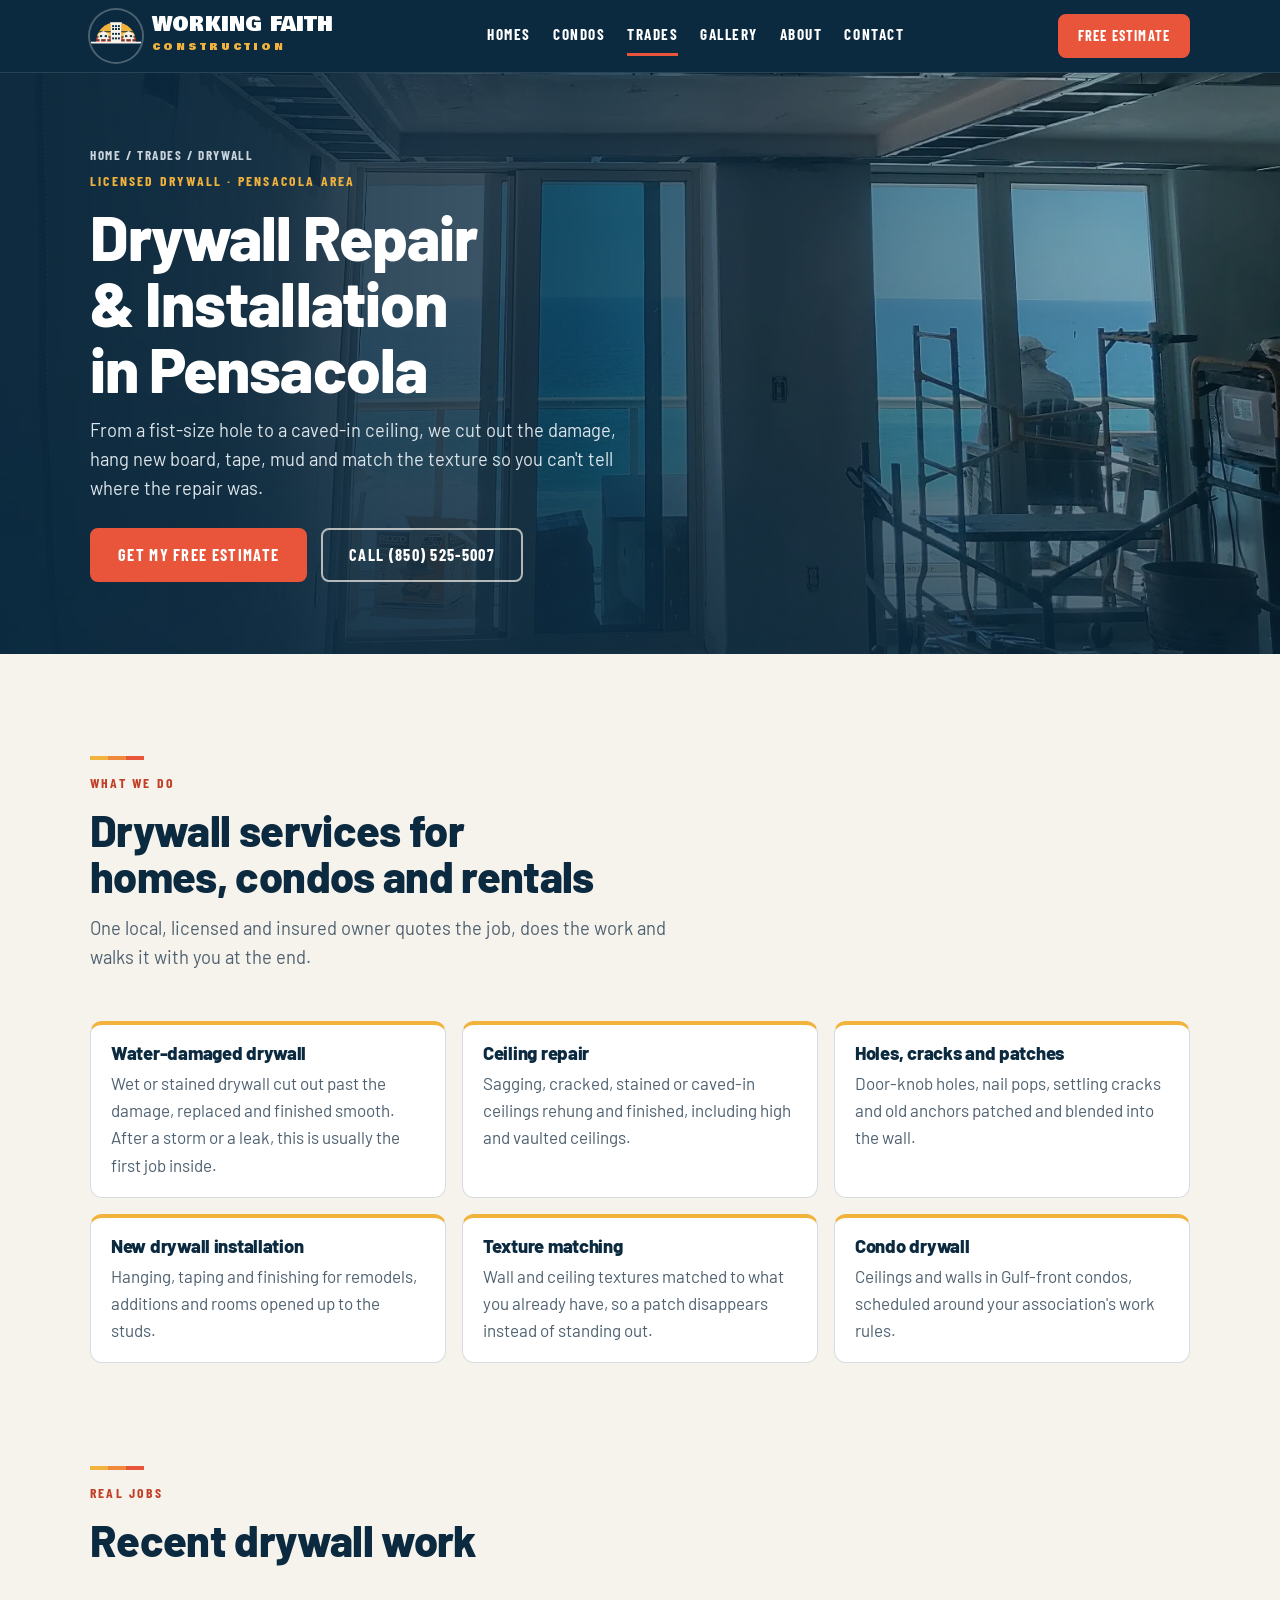
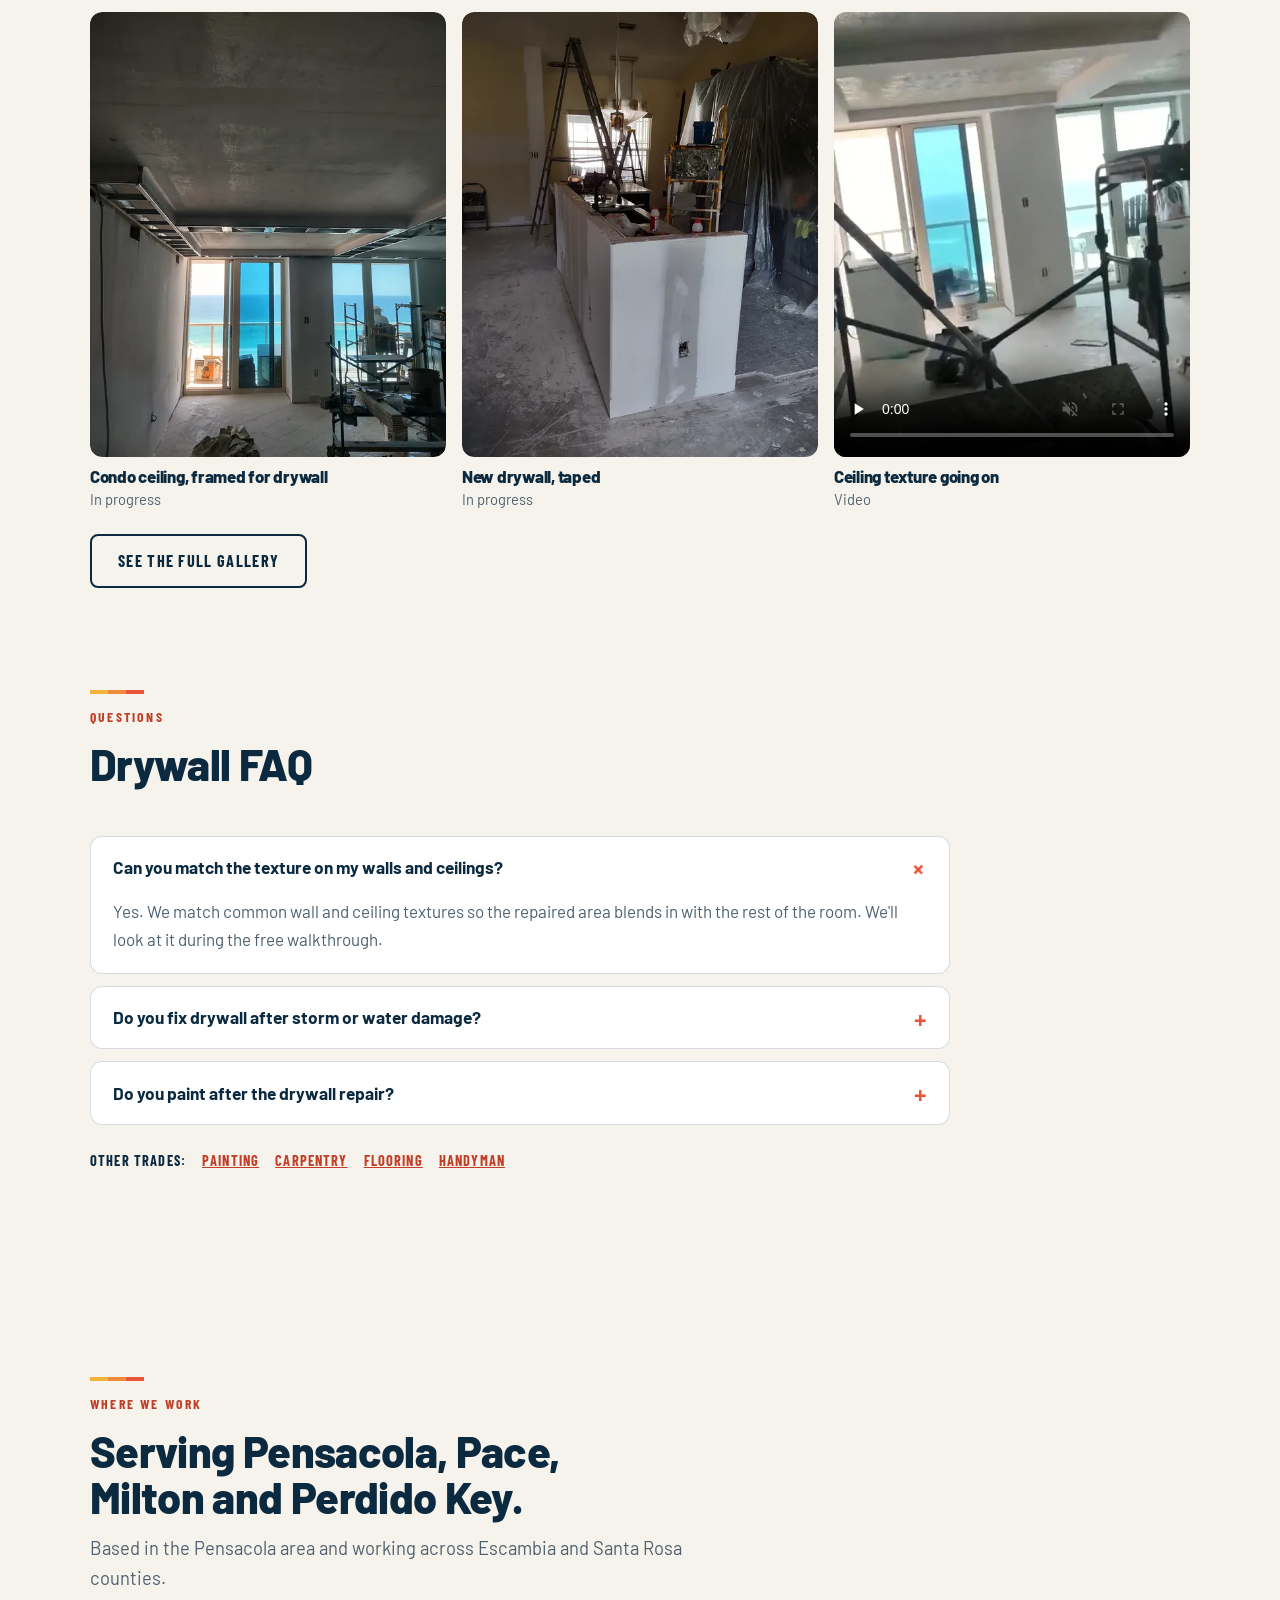
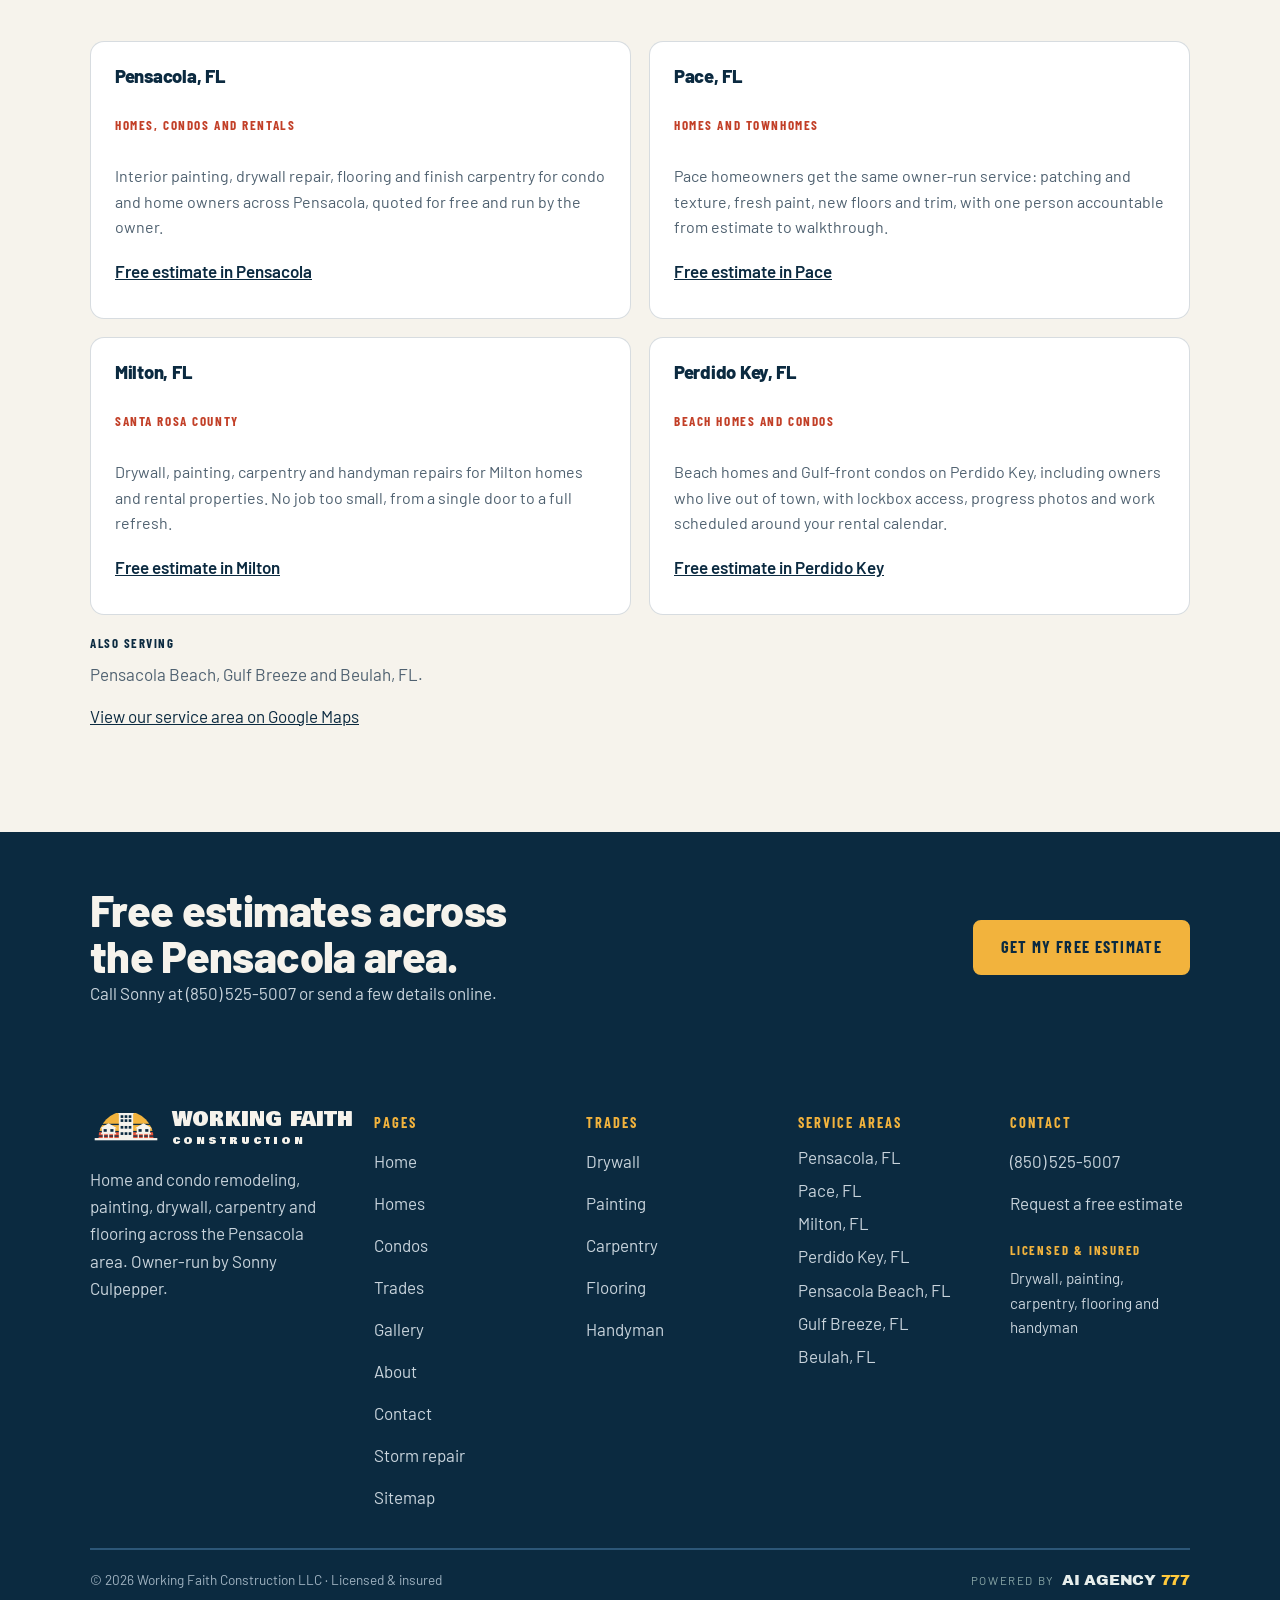
<file: drywall-repair.html>
<!doctype html>
<html lang="en">
<head>
<meta charset="utf-8">
<meta name="viewport" content="width=device-width, initial-scale=1, viewport-fit=cover">
<title>Drywall Repair &amp; Installation in Pensacola, FL | Ceilings &amp; Texture | Working Faith Construction</title>
<meta name="description" content="Drywall repair and installation in Pensacola, Gulf Breeze, Pace, Milton and Perdido Key: water-damaged drywall, ceiling repair, patching and texture matching. Licensed, insured, free estimates.">
<meta name="keywords" content="drywall repair Pensacola, drywall installation Pensacola, ceiling repair Pensacola, water damaged drywall repair, drywall patch Gulf Breeze, texture matching Pensacola, popcorn ceiling Pensacola, drywall contractor Pace FL, drywall repair Milton FL, condo drywall Perdido Key, Working Faith Construction, Pensacola contractor, home remodeling Pensacola, home repair Pensacola, condo remodeling Pensacola, painting contractor Pensacola, drywall repair Pensacola, flooring installation Pensacola, carpentry Pensacola, handyman Pensacola, Pace FL contractor, Milton FL contractor, Perdido Key condo remodel">
<link rel="canonical" href="https://workingfaithconstruction.com/drywall-repair.html">
<meta name="robots" content="index, follow">
<meta name="geo.region" content="US-FL">
<meta name="geo.placename" content="Pensacola, Florida">
<meta property="og:type" content="website">
<meta property="og:site_name" content="Working Faith Construction">
<meta property="og:title" content="Drywall Repair &amp; Installation in Pensacola, FL | Ceilings &amp; Texture | Working Faith Construction">
<meta property="og:description" content="Drywall repair and installation in Pensacola, Gulf Breeze, Pace, Milton and Perdido Key: water-damaged drywall, ceiling repair, patching and texture matching. Licensed, insured, free estimates.">
<meta property="og:url" content="https://workingfaithconstruction.com/drywall-repair.html">
<meta name="twitter:card" content="summary_large_image">
<meta property="og:image" content="https://workingfaithconstruction.com/img/slides/gulf-condo.webp">
<link rel="icon" href="favicon.svg" type="image/svg+xml">
<link rel="stylesheet" href="https://fonts.googleapis.com/css2?family=Bowlby+One&family=Barlow:wght@400;500;600;700;800&family=Barlow+Condensed:wght@600;700&display=swap">
<link rel="stylesheet" href="https://fonts.googleapis.com/css2?family=Archivo+Black&text=AIGENCY7%20&display=swap">
<link rel="stylesheet" href="site.css">
<script type="application/ld+json">{"@context": "https://schema.org", "@type": "BreadcrumbList", "itemListElement": [{"@type": "ListItem", "position": 1, "name": "Home", "item": "https://workingfaithconstruction.com/"}, {"@type": "ListItem", "position": 2, "name": "Trades", "item": "https://workingfaithconstruction.com/trades.html"}, {"@type": "ListItem", "position": 3, "name": "Drywall", "item": "https://workingfaithconstruction.com/drywall-repair.html"}]}</script>
<script type="application/ld+json">{"@context": "https://schema.org", "@type": "Service", "serviceType": "Drywall Repair & Installation", "name": "Drywall Repair & Installation in Pensacola", "provider": {"@id": "https://workingfaithconstruction.com/#business"}, "areaServed": [{"@type": "City", "name": "Pensacola, FL"}, {"@type": "City", "name": "Pace, FL"}, {"@type": "City", "name": "Milton, FL"}, {"@type": "City", "name": "Perdido Key, FL"}, {"@type": "City", "name": "Pensacola Beach, FL"}, {"@type": "City", "name": "Gulf Breeze, FL"}, {"@type": "City", "name": "Beulah, FL"}], "hasOfferCatalog": {"@type": "OfferCatalog", "name": "Drywall services", "itemListElement": [{"@type": "Offer", "itemOffered": {"@type": "Service", "name": "Water-damaged drywall"}}, {"@type": "Offer", "itemOffered": {"@type": "Service", "name": "Ceiling repair"}}, {"@type": "Offer", "itemOffered": {"@type": "Service", "name": "Holes, cracks and patches"}}, {"@type": "Offer", "itemOffered": {"@type": "Service", "name": "New drywall installation"}}, {"@type": "Offer", "itemOffered": {"@type": "Service", "name": "Texture matching"}}, {"@type": "Offer", "itemOffered": {"@type": "Service", "name": "Condo drywall"}}]}}</script>
<script type="application/ld+json">{"@context": "https://schema.org", "@type": "FAQPage", "mainEntity": [{"@type": "Question", "name": "Can you match the texture on my walls and ceilings?", "acceptedAnswer": {"@type": "Answer", "text": "Yes. We match common wall and ceiling textures so the repaired area blends in with the rest of the room. We'll look at it during the free walkthrough."}}, {"@type": "Question", "name": "Do you fix drywall after storm or water damage?", "acceptedAnswer": {"@type": "Answer", "text": "Yes. Once the leak is fixed and the roof is dried in, we remove the damaged drywall and insulation where needed, replace it and finish it ready for paint. See our storm damage repair page."}}, {"@type": "Question", "name": "Do you paint after the drywall repair?", "acceptedAnswer": {"@type": "Answer", "text": "Yes. Painting is one of our licensed trades, so the same person who hangs the drywall finishes the room."}}]}</script>
</head>
<body>
<svg width="0" height="0" style="position:absolute" aria-hidden="true">
  <defs>
    <clipPath id="sunClip"><path d="M18 78 A62 62 0 0 1 142 78 Z"></path></clipPath>
    <clipPath id="skyClip"><rect x="0" y="0" width="160" height="78"></rect></clipPath>
    <symbol id="mark" viewBox="0 10 160 76">
      <g clip-path="url(#sunClip)">
        <rect x="0" y="16" width="160" height="28" fill="#F2B33D"></rect>
        <rect x="0" y="47" width="160" height="13" fill="#F2B33D"></rect>
        <rect x="0" y="63" width="160" height="7" fill="#E8553A"></rect>
        <rect x="0" y="73" width="160" height="5" fill="#E8553A"></rect>
      </g>
      <g fill="currentColor">
        <path d="M62 16 H98 V21 H96 V78 H64 V21 H62 Z"></path>
        <path d="M22 54 L41 43 L60 54 Z"></path><rect x="26" y="53" width="30" height="13"></rect><rect x="24" y="65" width="34" height="2.5"></rect><rect x="28" y="67" width="3" height="11"></rect><rect x="39.5" y="67" width="3" height="11"></rect><rect x="51" y="67" width="3" height="11"></rect>
        <path d="M100 54 L119 43 L138 54 Z"></path><rect x="104" y="53" width="30" height="13"></rect><rect x="102" y="65" width="34" height="2.5"></rect><rect x="106" y="67" width="3" height="11"></rect><rect x="117.5" y="67" width="3" height="11"></rect><rect x="129" y="67" width="3" height="11"></rect>
      </g>
      <g style="fill:var(--win,#F6F3EC)"><rect x="68" y="25" width="6" height="6"></rect><rect x="77" y="25" width="6" height="6"></rect><rect x="86" y="25" width="6" height="6"></rect><rect x="68" y="34" width="6" height="6"></rect><rect x="77" y="34" width="6" height="6"></rect><rect x="86" y="34" width="6" height="6"></rect><rect x="68" y="49" width="6" height="6"></rect><rect x="77" y="49" width="6" height="6"></rect><rect x="86" y="49" width="6" height="6"></rect><rect x="68" y="63" width="6" height="6"></rect><rect x="77" y="63" width="6" height="6"></rect><rect x="86" y="63" width="6" height="6"></rect><rect x="30" y="56" width="7" height="6"></rect><rect x="45" y="56" width="7" height="6"></rect><rect x="108" y="56" width="7" height="6"></rect><rect x="123" y="56" width="7" height="6"></rect></g>
      <rect x="10" y="76" width="140" height="5" fill="currentColor"></rect>
    </symbol>
    <clipPath id="badgeClip"><circle cx="50" cy="50" r="50"></circle></clipPath>
    <symbol id="badge" viewBox="0 0 100 100">
      <circle cx="50" cy="50" r="50" fill="#0B2A40"></circle>
      <g clip-path="url(#badgeClip)">
        <g transform="translate(0.4 13.64) scale(0.62)">
          <g clip-path="url(#sunClip)">
            <rect x="0" y="16" width="160" height="28" fill="#F2B33D"></rect>
            <rect x="0" y="47" width="160" height="13" fill="#F2B33D"></rect>
            <rect x="0" y="63" width="160" height="7" fill="#E8553A"></rect>
            <rect x="0" y="73" width="160" height="5" fill="#E8553A"></rect>
          </g>
          <g fill="#F6F3EC">
            <path d="M62 16 H98 V21 H96 V78 H64 V21 H62 Z"></path>
            <path d="M22 54 L41 43 L60 54 Z"></path><rect x="26" y="53" width="30" height="13"></rect><rect x="24" y="64" width="34" height="4"></rect><rect x="29" y="67" width="5" height="11"></rect><rect x="48" y="67" width="5" height="11"></rect>
            <path d="M100 54 L119 43 L138 54 Z"></path><rect x="104" y="53" width="30" height="13"></rect><rect x="102" y="64" width="34" height="4"></rect><rect x="107" y="67" width="5" height="11"></rect><rect x="126" y="67" width="5" height="11"></rect>
          </g>
          <g fill="#0B2A40"><rect x="68" y="25" width="6" height="6"></rect><rect x="77" y="25" width="6" height="6"></rect><rect x="86" y="25" width="6" height="6"></rect><rect x="68" y="34" width="6" height="6"></rect><rect x="77" y="34" width="6" height="6"></rect><rect x="86" y="34" width="6" height="6"></rect><rect x="68" y="49" width="6" height="6"></rect><rect x="77" y="49" width="6" height="6"></rect><rect x="86" y="49" width="6" height="6"></rect><rect x="68" y="63" width="6" height="6"></rect><rect x="77" y="63" width="6" height="6"></rect><rect x="86" y="63" width="6" height="6"></rect><rect x="30" y="56" width="7" height="6"></rect><rect x="45" y="56" width="7" height="6"></rect><rect x="108" y="56" width="7" height="6"></rect><rect x="123" y="56" width="7" height="6"></rect></g>
        </g>
        <rect x="0" y="61" width="100" height="3.4" fill="#F6F3EC"></rect>
      </g>
    </symbol>
    <symbol id="ico-x" viewBox="0 0 24 24"><circle cx="12" cy="12" r="11" fill="#E2DACA"></circle><path d="M8 8l8 8M16 8l-8 8" stroke="#4F6170" stroke-width="2.5" stroke-linecap="round"></path></symbol>
    <symbol id="ico-check" viewBox="0 0 24 24"><circle cx="12" cy="12" r="11" fill="#F2B33D"></circle><path d="M7 12.5l3.2 3.2L17 9" fill="none" stroke="#0B2A40" stroke-width="2.6" stroke-linecap="round" stroke-linejoin="round"></path></symbol>
  </defs>
</svg>
<a class="skip" href="#main">Skip to content</a>
<header class="site">
  <div class="wrap">
    <a class="brand" href="index.html" aria-label="Working Faith Construction, home">
      <svg class="badge" viewBox="0 0 100 100" aria-hidden="true"><use href="#badge"></use></svg>
      <span><b>WORKING FAITH</b><small>CONSTRUCTION</small></span>
    </a>
    <nav class="main" id="mainNav" aria-label="Main">
      <a href="home-remodel.html">Homes</a>
      <a href="condo-remodel.html">Condos</a>
      <a href="trades.html" aria-current="page">Trades</a>
      <a href="gallery.html">Gallery</a>
      <a href="about.html">About</a>
      <a href="contact.html">Contact</a>
    </nav>
    <div class="head-right">
      <a class="btn" href="contact.html#estimate">Free estimate</a>
      <button class="menu-btn" id="menuBtn" type="button" aria-expanded="false" aria-controls="mainNav" aria-label="Menu"><svg viewBox="0 0 24 24" fill="none" stroke="currentColor" stroke-width="2.4" stroke-linecap="round" aria-hidden="true"><path d="M4 7h16M4 12h16M4 17h16"></path></svg></button>
    </div>
  </div>
</header>
<main id="main">
<section class="trade-hero" style="--splash:url('img/slides/gulf-condo.webp')">
  <img class="trade-splash" src="img/slides/gulf-condo.webp" width="1536" height="864" alt="Gulf-front condo with new ceiling framing ready for drywall" fetchpriority="high">
  <div class="wrap">
    <p class="crumbs"><a href="index.html">Home</a> / <a href="trades.html">Trades</a> / Drywall</p>
    <span class="eyebrow">Licensed drywall · Pensacola area</span>
    <h1>Drywall Repair &amp; Installation in Pensacola</h1>
    <p class="lede">From a fist-size hole to a caved-in ceiling, we cut out the damage, hang new board, tape, mud and match the texture so you can't tell where the repair was.</p>
    <div class="cta-row"><a class="btn" href="contact.html#estimate">Get my free estimate</a><a class="btn ghost-light" href="tel:+18505255007">Call (850) 525-5007</a></div>
  </div>
</section>
<section class="block">
  <div class="wrap">
    <div class="sec-head reveal">
      <span class="eyebrow">What we do</span>
      <h2>Drywall services for homes, condos and rentals</h2>
      <p class="lede">One local, licensed and insured owner quotes the job, does the work and walks it with you at the end.</p>
    </div>
    <ul class="svc-list">
        <li class="reveal"><h3>Water-damaged drywall</h3><p>Wet or stained drywall cut out past the damage, replaced and finished smooth. After a storm or a leak, this is usually the first job inside.</p></li>
        <li class="reveal"><h3>Ceiling repair</h3><p>Sagging, cracked, stained or caved-in ceilings rehung and finished, including high and vaulted ceilings.</p></li>
        <li class="reveal"><h3>Holes, cracks and patches</h3><p>Door-knob holes, nail pops, settling cracks and old anchors patched and blended into the wall.</p></li>
        <li class="reveal"><h3>New drywall installation</h3><p>Hanging, taping and finishing for remodels, additions and rooms opened up to the studs.</p></li>
        <li class="reveal"><h3>Texture matching</h3><p>Wall and ceiling textures matched to what you already have, so a patch disappears instead of standing out.</p></li>
        <li class="reveal"><h3>Condo drywall</h3><p>Ceilings and walls in Gulf-front condos, scheduled around your association's work rules.</p></li>
    </ul>
  </div>
</section>
<section class="block" style="padding-top:0">
  <div class="wrap">
    <div class="sec-head reveal">
      <span class="eyebrow">Real jobs</span>
      <h2>Recent drywall work</h2>
    </div>
    <div class="trade-media">
      <figure><a class="lb" href="img/projects/gulf-condo-framing-lg.webp" data-caption="Gulf-front condo with new metal ceiling framing before drywall"><img src="img/projects/gulf-condo-framing-sm.webp" srcset="img/projects/gulf-condo-framing-sm.webp 540w, img/projects/gulf-condo-framing-lg.webp 1200w" sizes="(max-width:760px) 100vw, 33vw" width="1536" height="2048" loading="lazy" decoding="async" alt="Gulf-front condo with new metal ceiling framing before drywall" style="object-position:50% 55%"></a><figcaption><h3>Condo ceiling, framed for drywall</h3><p>In progress</p></figcaption></figure>
      <figure><a class="lb" href="img/projects/kitchen-drywall-lg.webp" data-caption="Kitchen island wrapped in new drywall with taped seams"><img src="img/projects/kitchen-drywall-sm.webp" srcset="img/projects/kitchen-drywall-sm.webp 540w, img/projects/kitchen-drywall-lg.webp 1200w" sizes="(max-width:760px) 100vw, 33vw" width="1536" height="2048" loading="lazy" decoding="async" alt="Kitchen island wrapped in new drywall with taped seams"></a><figcaption><h3>New drywall, taped</h3><p>In progress</p></figcaption></figure>
      <figure><div class="vid"><video controls muted playsinline preload="none" poster="video/condo-ceiling-texture-poster.webp" width="540" height="960" aria-label="Video: applying ceiling texture in a Gulf-front condo"><source src="video/condo-ceiling-texture.mp4" type="video/mp4"></video></div><figcaption><h3>Ceiling texture going on</h3><p>Video</p></figcaption></figure>
    </div>
    <p style="margin-top:22px"><a class="btn ghost" href="gallery.html">See the full gallery</a></p>
  </div>
</section>
<section class="block" style="padding-top:0">
  <div class="wrap">
    <div class="sec-head reveal"><span class="eyebrow">Questions</span><h2>Drywall FAQ</h2></div>
    <div class="faq">
      <details open><summary><h3>Can you match the texture on my walls and ceilings?</h3></summary><p>Yes. We match common wall and ceiling textures so the repaired area blends in with the rest of the room. We'll look at it during the free walkthrough.</p></details>
      <details><summary><h3>Do you fix drywall after storm or water damage?</h3></summary><p>Yes. Once the leak is fixed and the roof is dried in, we remove the damaged drywall and insulation where needed, replace it and finish it ready for paint. See our <a href="storm-repair.html">storm damage repair</a> page.</p></details>
      <details><summary><h3>Do you paint after the drywall repair?</h3></summary><p>Yes. Painting is one of our licensed trades, so the same person who hangs the drywall finishes the room.</p></details>
    </div>
    <p class="other-trades">Other trades: <a href="interior-painting.html">Painting</a><a href="carpentry-trim.html">Carpentry</a><a href="flooring-installation.html">Flooring</a><a href="handyman-services.html">Handyman</a></p>
  </div>
</section>
<section class="block" id="areas">
  <div class="wrap">
    <div class="sec-head reveal">
      <span class="eyebrow">Where we work</span>
      <h2>Serving Pensacola, Pace, Milton and Perdido Key.</h2>
      <p class="lede">Based in the Pensacola area and working across Escambia and Santa Rosa counties.</p>
    </div>
    <div class="cities">
      <article class="city reveal">
        <h3>Pensacola, FL</h3>
        <h4>Homes, condos and rentals</h4>
        <p>Interior painting, drywall repair, flooring and finish carpentry for condo and home owners across Pensacola, quoted for free and run by the owner.</p>
        <a href="contact.html#estimate">Free estimate in Pensacola</a>
      </article>
      <article class="city reveal">
        <h3>Pace, FL</h3>
        <h4>Homes and townhomes</h4>
        <p>Pace homeowners get the same owner-run service: patching and texture, fresh paint, new floors and trim, with one person accountable from estimate to walkthrough.</p>
        <a href="contact.html#estimate">Free estimate in Pace</a>
      </article>
      <article class="city reveal">
        <h3>Milton, FL</h3>
        <h4>Santa Rosa County</h4>
        <p>Drywall, painting, carpentry and handyman repairs for Milton homes and rental properties. No job too small, from a single door to a full refresh.</p>
        <a href="contact.html#estimate">Free estimate in Milton</a>
      </article>
      <article class="city reveal">
        <h3>Perdido Key, FL</h3>
        <h4>Beach homes and condos</h4>
        <p>Beach homes and Gulf-front condos on Perdido Key, including owners who live out of town, with lockbox access, progress photos and work scheduled around your rental calendar.</p>
        <a href="contact.html#estimate">Free estimate in Perdido Key</a>
      </article>
    </div>
    <div class="also reveal"><h5>Also serving</h5><p>Pensacola Beach, Gulf Breeze and Beulah, FL.</p></div>
    <p style="margin-top:14px"><a href="https://www.google.com/maps/search/?api=1&amp;query=Pensacola%2C%20FL" target="_blank" rel="noopener">View our service area on Google Maps</a></p>
  </div>
</section>
</main>
<section class="cta-band">
  <div class="wrap">
    <div>
      <h2>Free estimates across the Pensacola area.</h2>
      <p>Call Sonny at (850) 525-5007 or send a few details online.</p>
    </div>
    <a class="btn gold" href="contact.html#estimate">Get my free estimate</a>
  </div>
</section>
<footer class="site">
  <div class="wrap">
    <div>
      <a class="brand" href="index.html" aria-label="Working Faith Construction, home">
        <svg viewBox="0 10 160 76" aria-hidden="true" style="color:#F6F3EC;--win:#0B2A40"><use href="#mark"></use></svg>
        <span><b>WORKING FAITH</b><small>CONSTRUCTION</small></span>
      </a>
      <p style="margin-top:16px;max-width:42ch;color:#C9D4DC">Home and condo remodeling, painting, drywall, carpentry and flooring across the Pensacola area. Owner-run by Sonny Culpepper.</p>
    </div>
    <div><h4>Pages</h4><ul><li><a href="index.html">Home</a></li><li><a href="home-remodel.html">Homes</a></li><li><a href="condo-remodel.html">Condos</a></li><li><a href="trades.html">Trades</a></li><li><a href="gallery.html">Gallery</a></li><li><a href="about.html">About</a></li><li><a href="contact.html">Contact</a></li><li><a href="storm-repair.html">Storm repair</a></li><li><a href="sitemap.xml">Sitemap</a></li></ul></div>
    <div><h4>Trades</h4><ul><li><a href="drywall-repair.html">Drywall</a></li><li><a href="interior-painting.html">Painting</a></li><li><a href="carpentry-trim.html">Carpentry</a></li><li><a href="flooring-installation.html">Flooring</a></li><li><a href="handyman-services.html">Handyman</a></li></ul></div>
    <div><h4>Service areas</h4><ul><li>Pensacola, FL</li><li>Pace, FL</li><li>Milton, FL</li><li>Perdido Key, FL</li><li>Pensacola Beach, FL</li><li>Gulf Breeze, FL</li><li>Beulah, FL</li></ul></div>
    <div><h4>Contact</h4><ul><li><a href="tel:+18505255007">(850) 525-5007</a></li><li><a href="contact.html#estimate">Request a free estimate</a></li></ul><h5 class="fh5">Licensed &amp; insured</h5><p class="fp">Drywall, painting, carpentry, flooring and handyman</p></div>
    <p class="legal"><span>© 2026 Working Faith Construction LLC · Licensed &amp; insured</span><span class="powered"><span class="pb">Powered by</span> <a class="aa777" href="https://aiagency777.com" target="_blank" rel="noopener" aria-label="AI Agency 777"><span class="aa-name">AI AGENCY</span> <span class="aa-num">777</span></a></span></p>
  </div>
</footer>
<div class="callbar">
  <a class="btn gold" href="tel:+18505255007">Call (850) 525-5007</a>
  <a class="btn" href="contact.html#estimate">Free estimate</a>
</div>
<script src="site.js"></script>
</body>
</html>
</file>
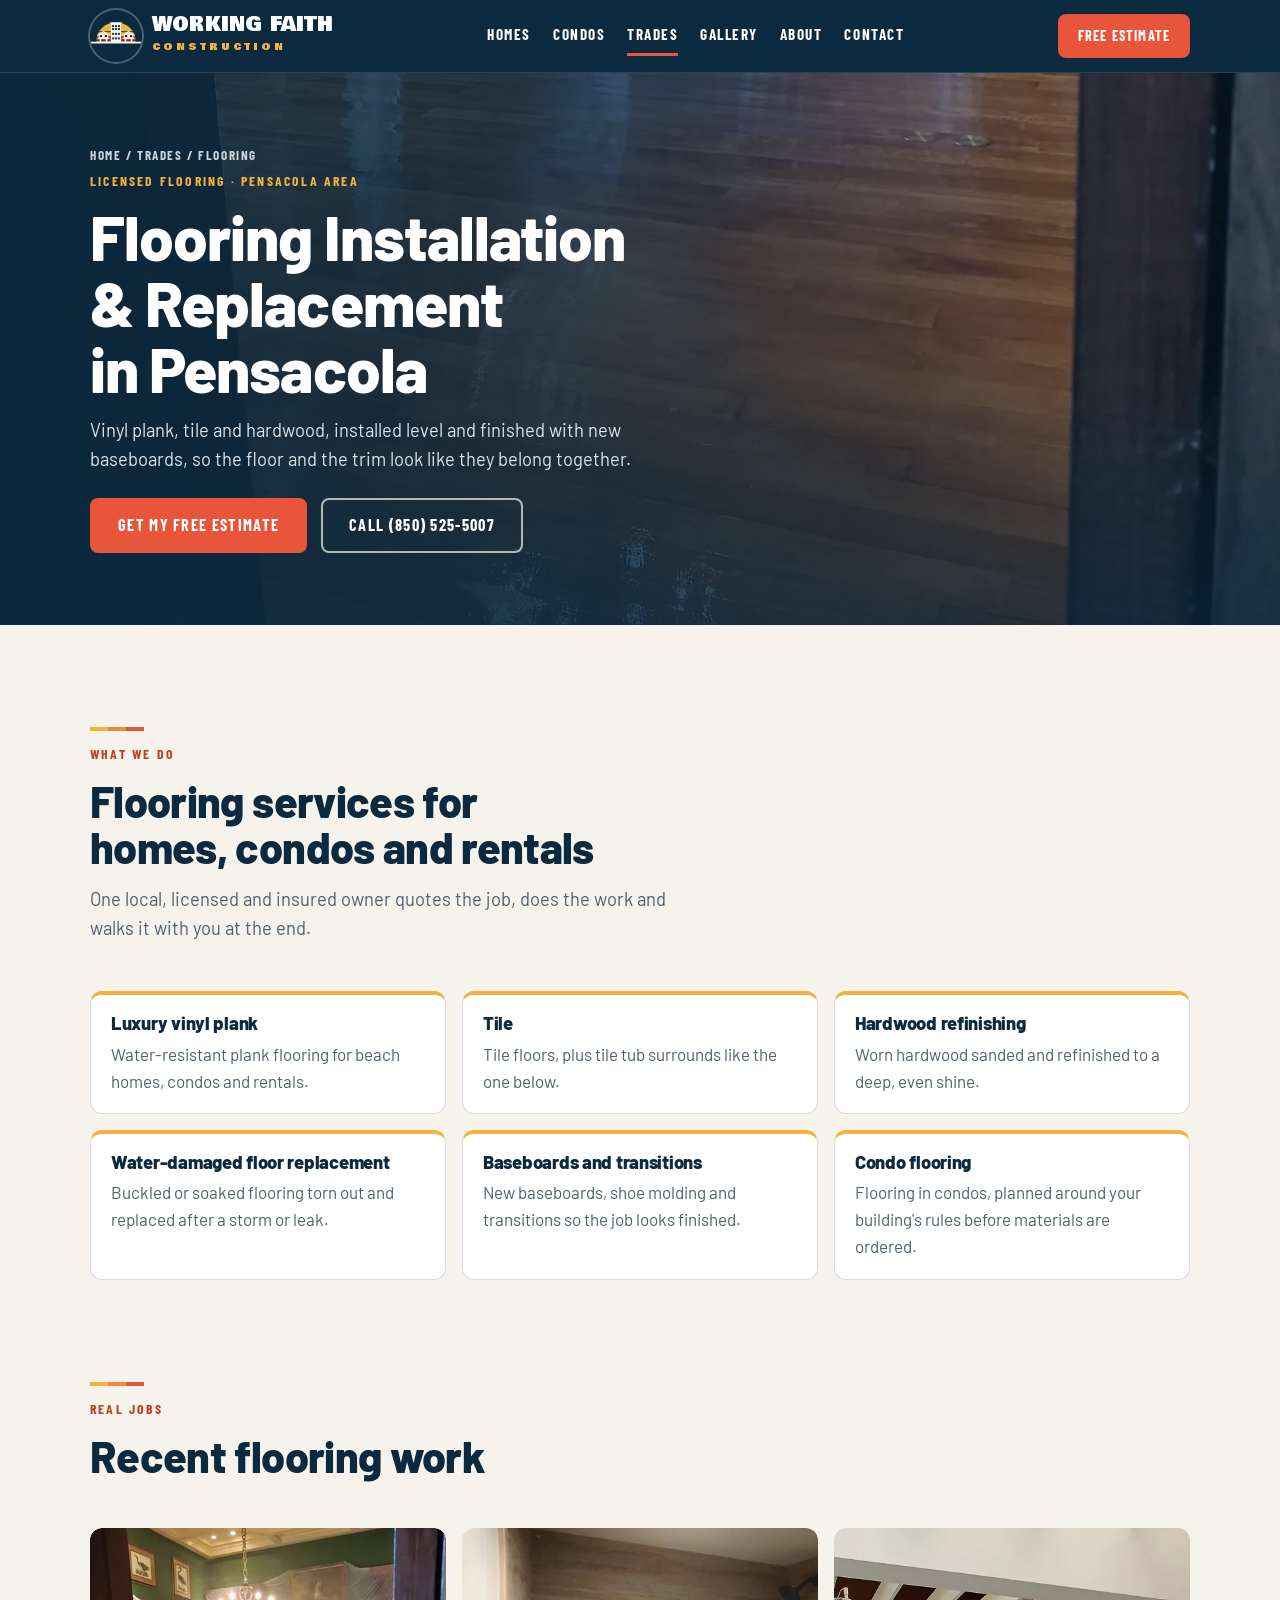
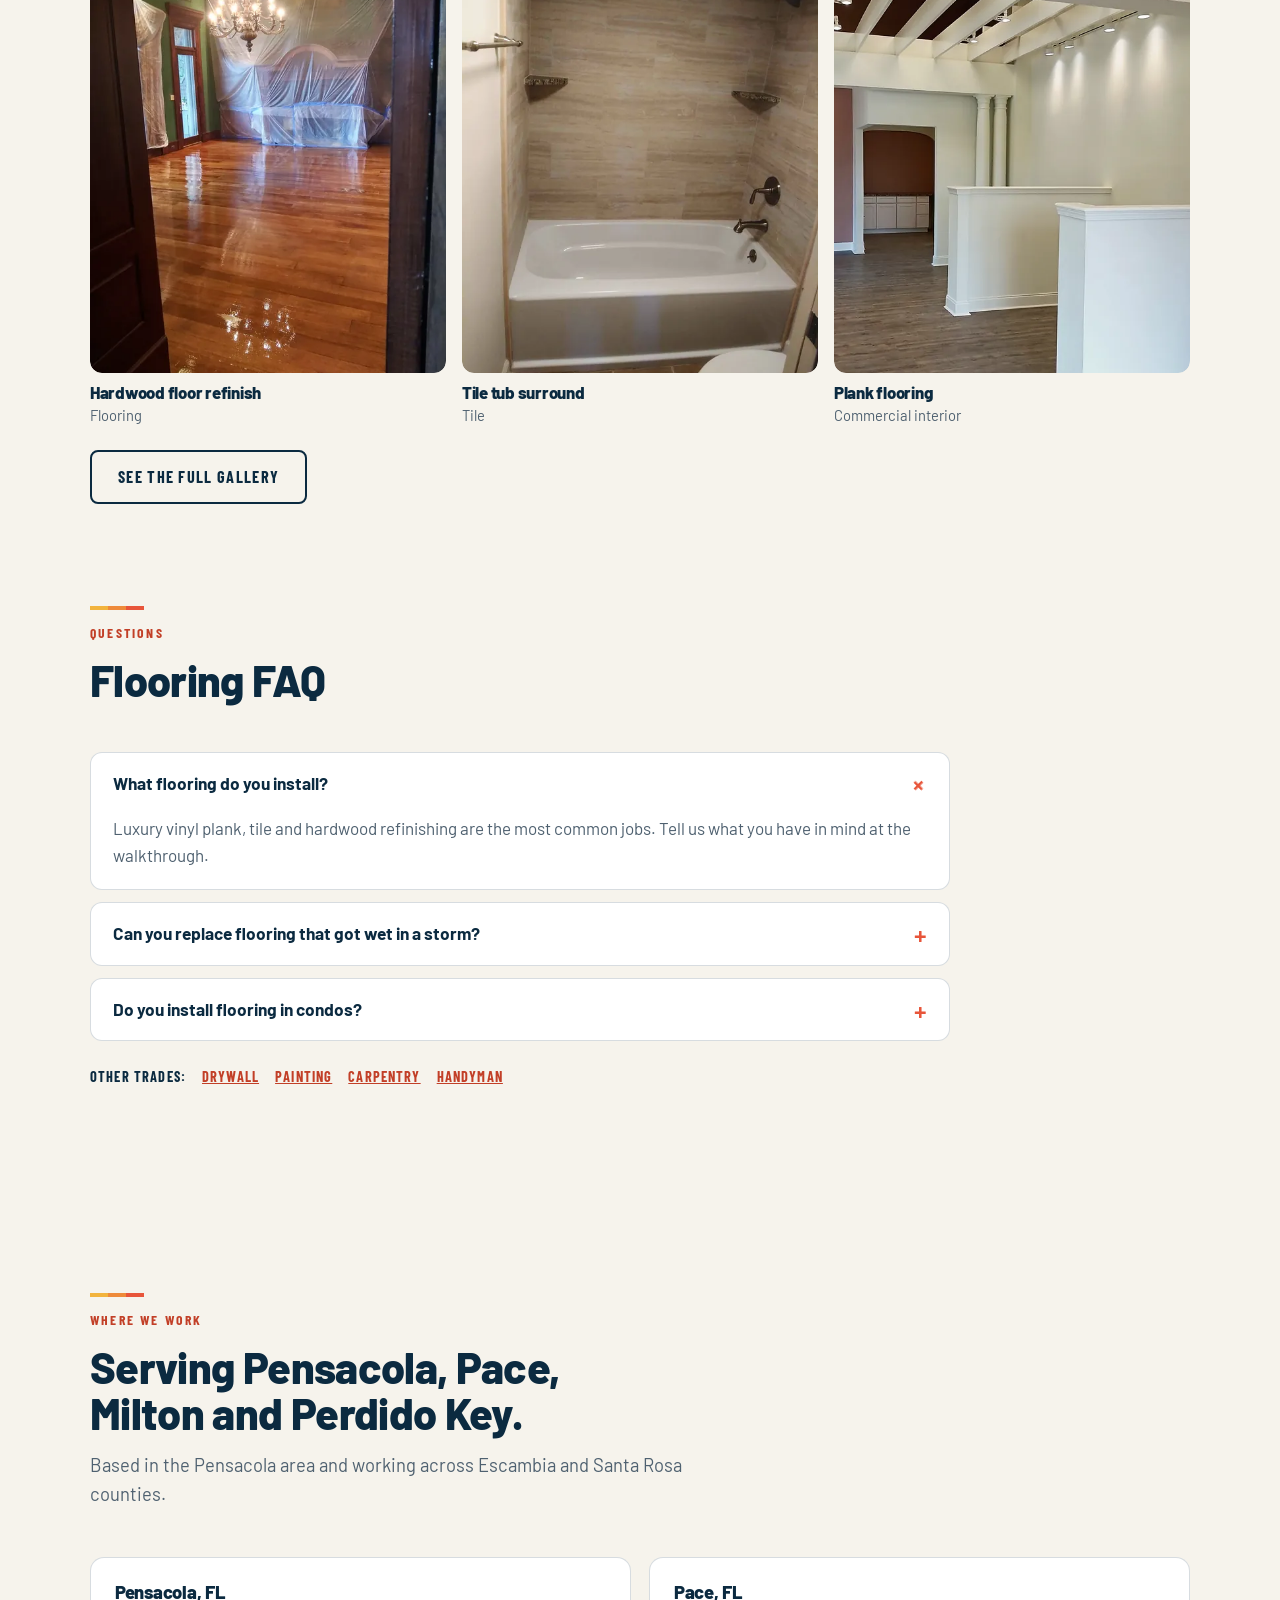
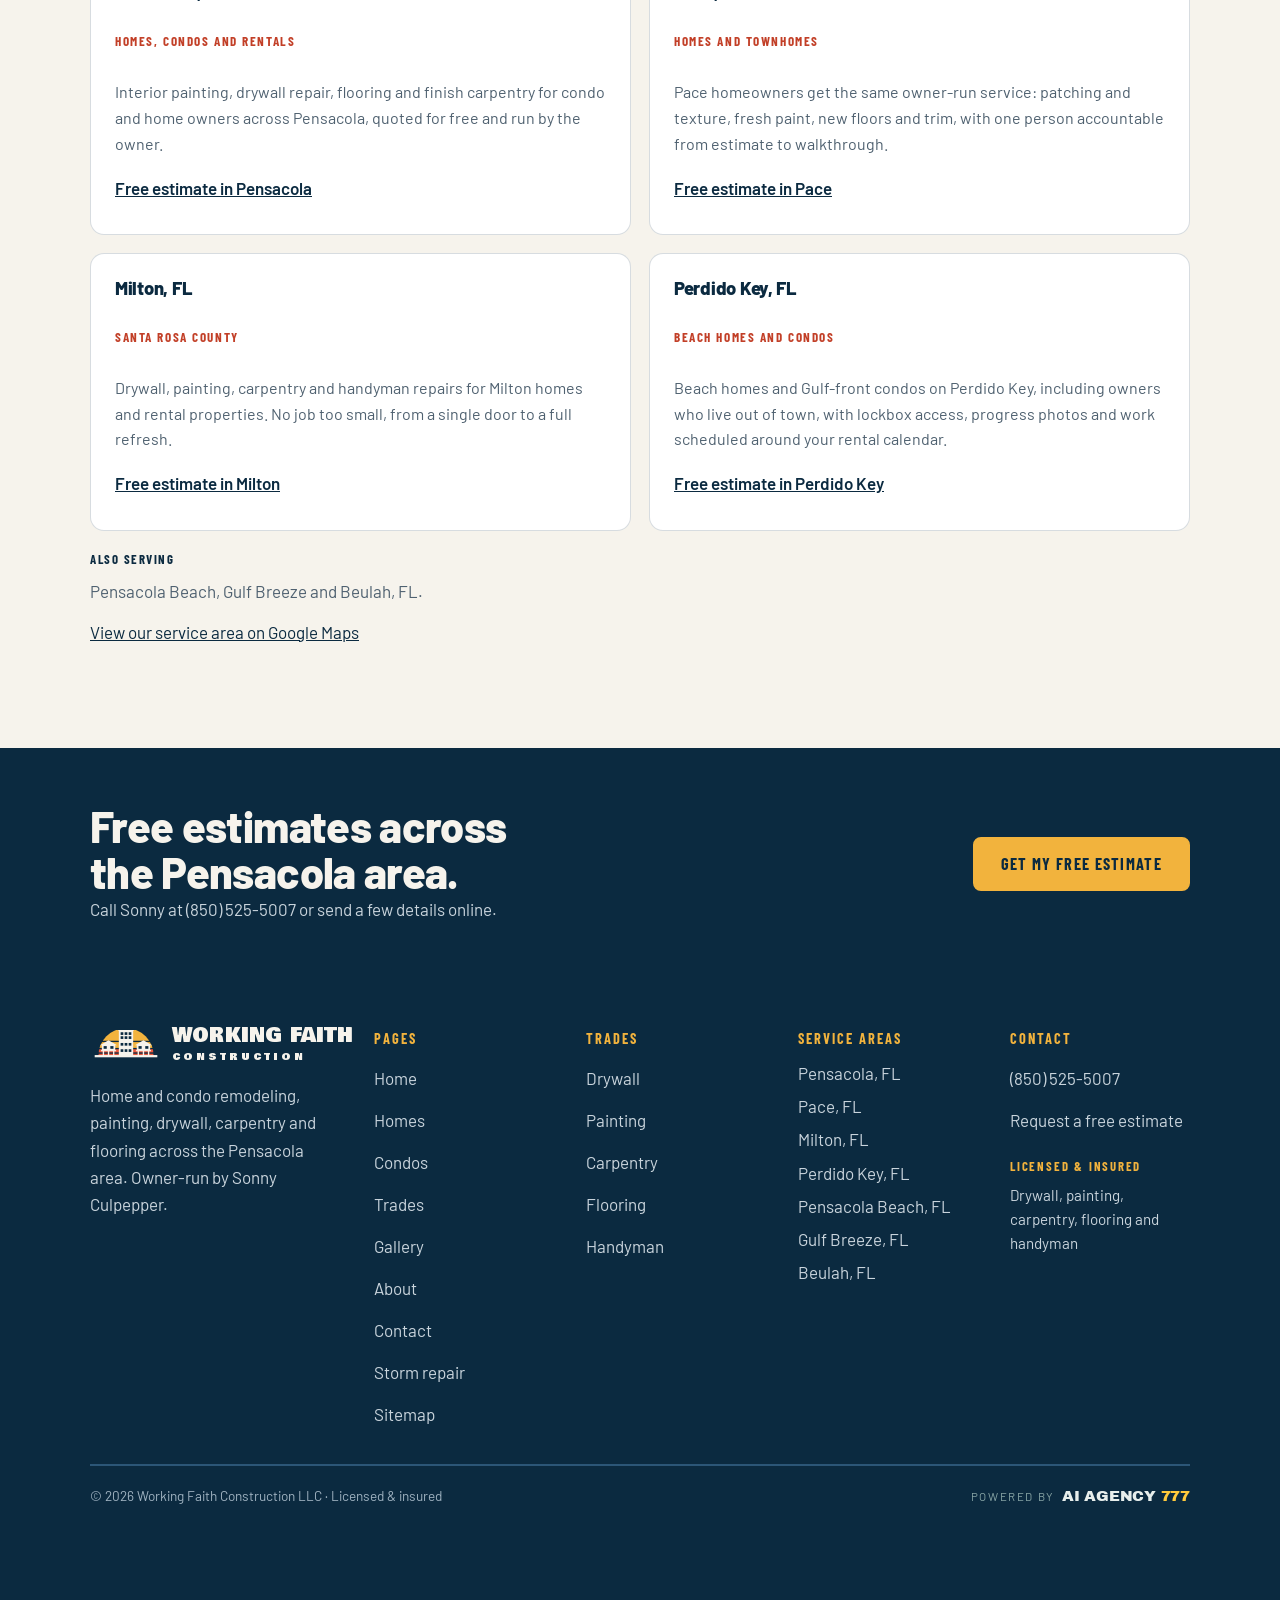
<file: flooring-installation.html>
<!doctype html>
<html lang="en">
<head>
<meta charset="utf-8">
<meta name="viewport" content="width=device-width, initial-scale=1, viewport-fit=cover">
<title>Flooring Installation in Pensacola, FL | Vinyl Plank, Tile &amp; Hardwood | Working Faith Construction</title>
<meta name="description" content="Flooring installation and replacement in Pensacola, Gulf Breeze, Pace, Milton and Perdido Key: luxury vinyl plank, tile, hardwood refinishing and baseboards. Licensed, insured, free estimates.">
<meta name="keywords" content="flooring installation Pensacola, flooring contractor Pensacola, luxury vinyl plank installation Pensacola, LVP flooring Gulf Breeze, tile installation Pensacola, hardwood floor refinishing Pensacola, floor replacement Pace FL, flooring Milton FL, condo flooring Perdido Key, water damaged floor replacement, Working Faith Construction, Pensacola contractor, home remodeling Pensacola, home repair Pensacola, condo remodeling Pensacola, painting contractor Pensacola, drywall repair Pensacola, flooring installation Pensacola, carpentry Pensacola, handyman Pensacola, Pace FL contractor, Milton FL contractor, Perdido Key condo remodel">
<link rel="canonical" href="https://workingfaithconstruction.com/flooring-installation.html">
<meta name="robots" content="index, follow">
<meta name="geo.region" content="US-FL">
<meta name="geo.placename" content="Pensacola, Florida">
<meta property="og:type" content="website">
<meta property="og:site_name" content="Working Faith Construction">
<meta property="og:title" content="Flooring Installation in Pensacola, FL | Vinyl Plank, Tile &amp; Hardwood | Working Faith Construction">
<meta property="og:description" content="Flooring installation and replacement in Pensacola, Gulf Breeze, Pace, Milton and Perdido Key: luxury vinyl plank, tile, hardwood refinishing and baseboards. Licensed, insured, free estimates.">
<meta property="og:url" content="https://workingfaithconstruction.com/flooring-installation.html">
<meta name="twitter:card" content="summary_large_image">
<meta property="og:image" content="https://workingfaithconstruction.com/img/slides/hardwood-floor.webp">
<link rel="icon" href="favicon.svg" type="image/svg+xml">
<link rel="stylesheet" href="https://fonts.googleapis.com/css2?family=Bowlby+One&family=Barlow:wght@400;500;600;700;800&family=Barlow+Condensed:wght@600;700&display=swap">
<link rel="stylesheet" href="https://fonts.googleapis.com/css2?family=Archivo+Black&text=AIGENCY7%20&display=swap">
<link rel="stylesheet" href="site.css">
<script type="application/ld+json">{"@context": "https://schema.org", "@type": "BreadcrumbList", "itemListElement": [{"@type": "ListItem", "position": 1, "name": "Home", "item": "https://workingfaithconstruction.com/"}, {"@type": "ListItem", "position": 2, "name": "Trades", "item": "https://workingfaithconstruction.com/trades.html"}, {"@type": "ListItem", "position": 3, "name": "Flooring", "item": "https://workingfaithconstruction.com/flooring-installation.html"}]}</script>
<script type="application/ld+json">{"@context": "https://schema.org", "@type": "Service", "serviceType": "Flooring Installation & Replacement", "name": "Flooring Installation & Replacement in Pensacola", "provider": {"@id": "https://workingfaithconstruction.com/#business"}, "areaServed": [{"@type": "City", "name": "Pensacola, FL"}, {"@type": "City", "name": "Pace, FL"}, {"@type": "City", "name": "Milton, FL"}, {"@type": "City", "name": "Perdido Key, FL"}, {"@type": "City", "name": "Pensacola Beach, FL"}, {"@type": "City", "name": "Gulf Breeze, FL"}, {"@type": "City", "name": "Beulah, FL"}], "hasOfferCatalog": {"@type": "OfferCatalog", "name": "Flooring services", "itemListElement": [{"@type": "Offer", "itemOffered": {"@type": "Service", "name": "Luxury vinyl plank"}}, {"@type": "Offer", "itemOffered": {"@type": "Service", "name": "Tile"}}, {"@type": "Offer", "itemOffered": {"@type": "Service", "name": "Hardwood refinishing"}}, {"@type": "Offer", "itemOffered": {"@type": "Service", "name": "Water-damaged floor replacement"}}, {"@type": "Offer", "itemOffered": {"@type": "Service", "name": "Baseboards and transitions"}}, {"@type": "Offer", "itemOffered": {"@type": "Service", "name": "Condo flooring"}}]}}</script>
<script type="application/ld+json">{"@context": "https://schema.org", "@type": "FAQPage", "mainEntity": [{"@type": "Question", "name": "What flooring do you install?", "acceptedAnswer": {"@type": "Answer", "text": "Luxury vinyl plank, tile and hardwood refinishing are the most common jobs. Tell us what you have in mind at the walkthrough."}}, {"@type": "Question", "name": "Can you replace flooring that got wet in a storm?", "acceptedAnswer": {"@type": "Answer", "text": "Yes. Damaged flooring is removed and replaced, along with any baseboards that took on water. See our storm damage repair page."}}, {"@type": "Question", "name": "Do you install flooring in condos?", "acceptedAnswer": {"@type": "Answer", "text": "Yes. We check your association's rules before materials are ordered, and schedule the work around them."}}]}</script>
</head>
<body>
<svg width="0" height="0" style="position:absolute" aria-hidden="true">
  <defs>
    <clipPath id="sunClip"><path d="M18 78 A62 62 0 0 1 142 78 Z"></path></clipPath>
    <clipPath id="skyClip"><rect x="0" y="0" width="160" height="78"></rect></clipPath>
    <symbol id="mark" viewBox="0 10 160 76">
      <g clip-path="url(#sunClip)">
        <rect x="0" y="16" width="160" height="28" fill="#F2B33D"></rect>
        <rect x="0" y="47" width="160" height="13" fill="#F2B33D"></rect>
        <rect x="0" y="63" width="160" height="7" fill="#E8553A"></rect>
        <rect x="0" y="73" width="160" height="5" fill="#E8553A"></rect>
      </g>
      <g fill="currentColor">
        <path d="M62 16 H98 V21 H96 V78 H64 V21 H62 Z"></path>
        <path d="M22 54 L41 43 L60 54 Z"></path><rect x="26" y="53" width="30" height="13"></rect><rect x="24" y="65" width="34" height="2.5"></rect><rect x="28" y="67" width="3" height="11"></rect><rect x="39.5" y="67" width="3" height="11"></rect><rect x="51" y="67" width="3" height="11"></rect>
        <path d="M100 54 L119 43 L138 54 Z"></path><rect x="104" y="53" width="30" height="13"></rect><rect x="102" y="65" width="34" height="2.5"></rect><rect x="106" y="67" width="3" height="11"></rect><rect x="117.5" y="67" width="3" height="11"></rect><rect x="129" y="67" width="3" height="11"></rect>
      </g>
      <g style="fill:var(--win,#F6F3EC)"><rect x="68" y="25" width="6" height="6"></rect><rect x="77" y="25" width="6" height="6"></rect><rect x="86" y="25" width="6" height="6"></rect><rect x="68" y="34" width="6" height="6"></rect><rect x="77" y="34" width="6" height="6"></rect><rect x="86" y="34" width="6" height="6"></rect><rect x="68" y="49" width="6" height="6"></rect><rect x="77" y="49" width="6" height="6"></rect><rect x="86" y="49" width="6" height="6"></rect><rect x="68" y="63" width="6" height="6"></rect><rect x="77" y="63" width="6" height="6"></rect><rect x="86" y="63" width="6" height="6"></rect><rect x="30" y="56" width="7" height="6"></rect><rect x="45" y="56" width="7" height="6"></rect><rect x="108" y="56" width="7" height="6"></rect><rect x="123" y="56" width="7" height="6"></rect></g>
      <rect x="10" y="76" width="140" height="5" fill="currentColor"></rect>
    </symbol>
    <clipPath id="badgeClip"><circle cx="50" cy="50" r="50"></circle></clipPath>
    <symbol id="badge" viewBox="0 0 100 100">
      <circle cx="50" cy="50" r="50" fill="#0B2A40"></circle>
      <g clip-path="url(#badgeClip)">
        <g transform="translate(0.4 13.64) scale(0.62)">
          <g clip-path="url(#sunClip)">
            <rect x="0" y="16" width="160" height="28" fill="#F2B33D"></rect>
            <rect x="0" y="47" width="160" height="13" fill="#F2B33D"></rect>
            <rect x="0" y="63" width="160" height="7" fill="#E8553A"></rect>
            <rect x="0" y="73" width="160" height="5" fill="#E8553A"></rect>
          </g>
          <g fill="#F6F3EC">
            <path d="M62 16 H98 V21 H96 V78 H64 V21 H62 Z"></path>
            <path d="M22 54 L41 43 L60 54 Z"></path><rect x="26" y="53" width="30" height="13"></rect><rect x="24" y="64" width="34" height="4"></rect><rect x="29" y="67" width="5" height="11"></rect><rect x="48" y="67" width="5" height="11"></rect>
            <path d="M100 54 L119 43 L138 54 Z"></path><rect x="104" y="53" width="30" height="13"></rect><rect x="102" y="64" width="34" height="4"></rect><rect x="107" y="67" width="5" height="11"></rect><rect x="126" y="67" width="5" height="11"></rect>
          </g>
          <g fill="#0B2A40"><rect x="68" y="25" width="6" height="6"></rect><rect x="77" y="25" width="6" height="6"></rect><rect x="86" y="25" width="6" height="6"></rect><rect x="68" y="34" width="6" height="6"></rect><rect x="77" y="34" width="6" height="6"></rect><rect x="86" y="34" width="6" height="6"></rect><rect x="68" y="49" width="6" height="6"></rect><rect x="77" y="49" width="6" height="6"></rect><rect x="86" y="49" width="6" height="6"></rect><rect x="68" y="63" width="6" height="6"></rect><rect x="77" y="63" width="6" height="6"></rect><rect x="86" y="63" width="6" height="6"></rect><rect x="30" y="56" width="7" height="6"></rect><rect x="45" y="56" width="7" height="6"></rect><rect x="108" y="56" width="7" height="6"></rect><rect x="123" y="56" width="7" height="6"></rect></g>
        </g>
        <rect x="0" y="61" width="100" height="3.4" fill="#F6F3EC"></rect>
      </g>
    </symbol>
    <symbol id="ico-x" viewBox="0 0 24 24"><circle cx="12" cy="12" r="11" fill="#E2DACA"></circle><path d="M8 8l8 8M16 8l-8 8" stroke="#4F6170" stroke-width="2.5" stroke-linecap="round"></path></symbol>
    <symbol id="ico-check" viewBox="0 0 24 24"><circle cx="12" cy="12" r="11" fill="#F2B33D"></circle><path d="M7 12.5l3.2 3.2L17 9" fill="none" stroke="#0B2A40" stroke-width="2.6" stroke-linecap="round" stroke-linejoin="round"></path></symbol>
  </defs>
</svg>
<a class="skip" href="#main">Skip to content</a>
<header class="site">
  <div class="wrap">
    <a class="brand" href="index.html" aria-label="Working Faith Construction, home">
      <svg class="badge" viewBox="0 0 100 100" aria-hidden="true"><use href="#badge"></use></svg>
      <span><b>WORKING FAITH</b><small>CONSTRUCTION</small></span>
    </a>
    <nav class="main" id="mainNav" aria-label="Main">
      <a href="home-remodel.html">Homes</a>
      <a href="condo-remodel.html">Condos</a>
      <a href="trades.html" aria-current="page">Trades</a>
      <a href="gallery.html">Gallery</a>
      <a href="about.html">About</a>
      <a href="contact.html">Contact</a>
    </nav>
    <div class="head-right">
      <a class="btn" href="contact.html#estimate">Free estimate</a>
      <button class="menu-btn" id="menuBtn" type="button" aria-expanded="false" aria-controls="mainNav" aria-label="Menu"><svg viewBox="0 0 24 24" fill="none" stroke="currentColor" stroke-width="2.4" stroke-linecap="round" aria-hidden="true"><path d="M4 7h16M4 12h16M4 17h16"></path></svg></button>
    </div>
  </div>
</header>
<main id="main">
<section class="trade-hero" style="--splash:url('img/slides/hardwood-floor.webp')">
  <img class="trade-splash" src="img/slides/hardwood-floor.webp" width="1536" height="864" alt="Refinished hardwood floor with a high-gloss finish" fetchpriority="high">
  <div class="wrap">
    <p class="crumbs"><a href="index.html">Home</a> / <a href="trades.html">Trades</a> / Flooring</p>
    <span class="eyebrow">Licensed flooring · Pensacola area</span>
    <h1>Flooring Installation &amp; Replacement in Pensacola</h1>
    <p class="lede">Vinyl plank, tile and hardwood, installed level and finished with new baseboards, so the floor and the trim look like they belong together.</p>
    <div class="cta-row"><a class="btn" href="contact.html#estimate">Get my free estimate</a><a class="btn ghost-light" href="tel:+18505255007">Call (850) 525-5007</a></div>
  </div>
</section>
<section class="block">
  <div class="wrap">
    <div class="sec-head reveal">
      <span class="eyebrow">What we do</span>
      <h2>Flooring services for homes, condos and rentals</h2>
      <p class="lede">One local, licensed and insured owner quotes the job, does the work and walks it with you at the end.</p>
    </div>
    <ul class="svc-list">
        <li class="reveal"><h3>Luxury vinyl plank</h3><p>Water-resistant plank flooring for beach homes, condos and rentals.</p></li>
        <li class="reveal"><h3>Tile</h3><p>Tile floors, plus tile tub surrounds like the one below.</p></li>
        <li class="reveal"><h3>Hardwood refinishing</h3><p>Worn hardwood sanded and refinished to a deep, even shine.</p></li>
        <li class="reveal"><h3>Water-damaged floor replacement</h3><p>Buckled or soaked flooring torn out and replaced after a storm or leak.</p></li>
        <li class="reveal"><h3>Baseboards and transitions</h3><p>New baseboards, shoe molding and transitions so the job looks finished.</p></li>
        <li class="reveal"><h3>Condo flooring</h3><p>Flooring in condos, planned around your building's rules before materials are ordered.</p></li>
    </ul>
  </div>
</section>
<section class="block" style="padding-top:0">
  <div class="wrap">
    <div class="sec-head reveal">
      <span class="eyebrow">Real jobs</span>
      <h2>Recent flooring work</h2>
    </div>
    <div class="trade-media">
      <figure><a class="lb" href="img/projects/hardwood-floor-refinish-lg.webp" data-caption="Refinished hardwood floor with a high-gloss finish"><img src="img/projects/hardwood-floor-refinish-sm.webp" srcset="img/projects/hardwood-floor-refinish-sm.webp 540w, img/projects/hardwood-floor-refinish-lg.webp 1200w" sizes="(max-width:760px) 100vw, 33vw" width="1536" height="2048" loading="lazy" decoding="async" alt="Refinished hardwood floor with a high-gloss finish" style="object-position:50% 75%"></a><figcaption><h3>Hardwood floor refinish</h3><p>Flooring</p></figcaption></figure>
      <figure><a class="lb" href="img/projects/tile-tub-surround-lg.webp" data-caption="Tub surround finished in large-format beige tile"><img src="img/projects/tile-tub-surround-sm.webp" srcset="img/projects/tile-tub-surround-sm.webp 540w, img/projects/tile-tub-surround-lg.webp 1200w" sizes="(max-width:760px) 100vw, 33vw" width="1536" height="2048" loading="lazy" decoding="async" alt="Tub surround finished in large-format beige tile"></a><figcaption><h3>Tile tub surround</h3><p>Tile</p></figcaption></figure>
      <figure><a class="lb" href="img/projects/commercial-interior-lg.webp" data-caption="New plank flooring in a commercial interior"><img src="img/projects/commercial-interior-sm.webp" srcset="img/projects/commercial-interior-sm.webp 538w, img/projects/commercial-interior-lg.webp 1016w" sizes="(max-width:760px) 100vw, 33vw" width="1016" height="1360" loading="lazy" decoding="async" alt="New plank flooring in a commercial interior" style="object-position:50% 80%"></a><figcaption><h3>Plank flooring</h3><p>Commercial interior</p></figcaption></figure>
    </div>
    <p style="margin-top:22px"><a class="btn ghost" href="gallery.html">See the full gallery</a></p>
  </div>
</section>
<section class="block" style="padding-top:0">
  <div class="wrap">
    <div class="sec-head reveal"><span class="eyebrow">Questions</span><h2>Flooring FAQ</h2></div>
    <div class="faq">
      <details open><summary><h3>What flooring do you install?</h3></summary><p>Luxury vinyl plank, tile and hardwood refinishing are the most common jobs. Tell us what you have in mind at the walkthrough.</p></details>
      <details><summary><h3>Can you replace flooring that got wet in a storm?</h3></summary><p>Yes. Damaged flooring is removed and replaced, along with any baseboards that took on water. See our <a href="storm-repair.html">storm damage repair</a> page.</p></details>
      <details><summary><h3>Do you install flooring in condos?</h3></summary><p>Yes. We check your association's rules before materials are ordered, and schedule the work around them.</p></details>
    </div>
    <p class="other-trades">Other trades: <a href="drywall-repair.html">Drywall</a><a href="interior-painting.html">Painting</a><a href="carpentry-trim.html">Carpentry</a><a href="handyman-services.html">Handyman</a></p>
  </div>
</section>
<section class="block" id="areas">
  <div class="wrap">
    <div class="sec-head reveal">
      <span class="eyebrow">Where we work</span>
      <h2>Serving Pensacola, Pace, Milton and Perdido Key.</h2>
      <p class="lede">Based in the Pensacola area and working across Escambia and Santa Rosa counties.</p>
    </div>
    <div class="cities">
      <article class="city reveal">
        <h3>Pensacola, FL</h3>
        <h4>Homes, condos and rentals</h4>
        <p>Interior painting, drywall repair, flooring and finish carpentry for condo and home owners across Pensacola, quoted for free and run by the owner.</p>
        <a href="contact.html#estimate">Free estimate in Pensacola</a>
      </article>
      <article class="city reveal">
        <h3>Pace, FL</h3>
        <h4>Homes and townhomes</h4>
        <p>Pace homeowners get the same owner-run service: patching and texture, fresh paint, new floors and trim, with one person accountable from estimate to walkthrough.</p>
        <a href="contact.html#estimate">Free estimate in Pace</a>
      </article>
      <article class="city reveal">
        <h3>Milton, FL</h3>
        <h4>Santa Rosa County</h4>
        <p>Drywall, painting, carpentry and handyman repairs for Milton homes and rental properties. No job too small, from a single door to a full refresh.</p>
        <a href="contact.html#estimate">Free estimate in Milton</a>
      </article>
      <article class="city reveal">
        <h3>Perdido Key, FL</h3>
        <h4>Beach homes and condos</h4>
        <p>Beach homes and Gulf-front condos on Perdido Key, including owners who live out of town, with lockbox access, progress photos and work scheduled around your rental calendar.</p>
        <a href="contact.html#estimate">Free estimate in Perdido Key</a>
      </article>
    </div>
    <div class="also reveal"><h5>Also serving</h5><p>Pensacola Beach, Gulf Breeze and Beulah, FL.</p></div>
    <p style="margin-top:14px"><a href="https://www.google.com/maps/search/?api=1&amp;query=Pensacola%2C%20FL" target="_blank" rel="noopener">View our service area on Google Maps</a></p>
  </div>
</section>
</main>
<section class="cta-band">
  <div class="wrap">
    <div>
      <h2>Free estimates across the Pensacola area.</h2>
      <p>Call Sonny at (850) 525-5007 or send a few details online.</p>
    </div>
    <a class="btn gold" href="contact.html#estimate">Get my free estimate</a>
  </div>
</section>
<footer class="site">
  <div class="wrap">
    <div>
      <a class="brand" href="index.html" aria-label="Working Faith Construction, home">
        <svg viewBox="0 10 160 76" aria-hidden="true" style="color:#F6F3EC;--win:#0B2A40"><use href="#mark"></use></svg>
        <span><b>WORKING FAITH</b><small>CONSTRUCTION</small></span>
      </a>
      <p style="margin-top:16px;max-width:42ch;color:#C9D4DC">Home and condo remodeling, painting, drywall, carpentry and flooring across the Pensacola area. Owner-run by Sonny Culpepper.</p>
    </div>
    <div><h4>Pages</h4><ul><li><a href="index.html">Home</a></li><li><a href="home-remodel.html">Homes</a></li><li><a href="condo-remodel.html">Condos</a></li><li><a href="trades.html">Trades</a></li><li><a href="gallery.html">Gallery</a></li><li><a href="about.html">About</a></li><li><a href="contact.html">Contact</a></li><li><a href="storm-repair.html">Storm repair</a></li><li><a href="sitemap.xml">Sitemap</a></li></ul></div>
    <div><h4>Trades</h4><ul><li><a href="drywall-repair.html">Drywall</a></li><li><a href="interior-painting.html">Painting</a></li><li><a href="carpentry-trim.html">Carpentry</a></li><li><a href="flooring-installation.html">Flooring</a></li><li><a href="handyman-services.html">Handyman</a></li></ul></div>
    <div><h4>Service areas</h4><ul><li>Pensacola, FL</li><li>Pace, FL</li><li>Milton, FL</li><li>Perdido Key, FL</li><li>Pensacola Beach, FL</li><li>Gulf Breeze, FL</li><li>Beulah, FL</li></ul></div>
    <div><h4>Contact</h4><ul><li><a href="tel:+18505255007">(850) 525-5007</a></li><li><a href="contact.html#estimate">Request a free estimate</a></li></ul><h5 class="fh5">Licensed &amp; insured</h5><p class="fp">Drywall, painting, carpentry, flooring and handyman</p></div>
    <p class="legal"><span>© 2026 Working Faith Construction LLC · Licensed &amp; insured</span><span class="powered"><span class="pb">Powered by</span> <a class="aa777" href="https://aiagency777.com" target="_blank" rel="noopener" aria-label="AI Agency 777"><span class="aa-name">AI AGENCY</span> <span class="aa-num">777</span></a></span></p>
  </div>
</footer>
<div class="callbar">
  <a class="btn gold" href="tel:+18505255007">Call (850) 525-5007</a>
  <a class="btn" href="contact.html#estimate">Free estimate</a>
</div>
<script src="site.js"></script>
</body>
</html>
</file>
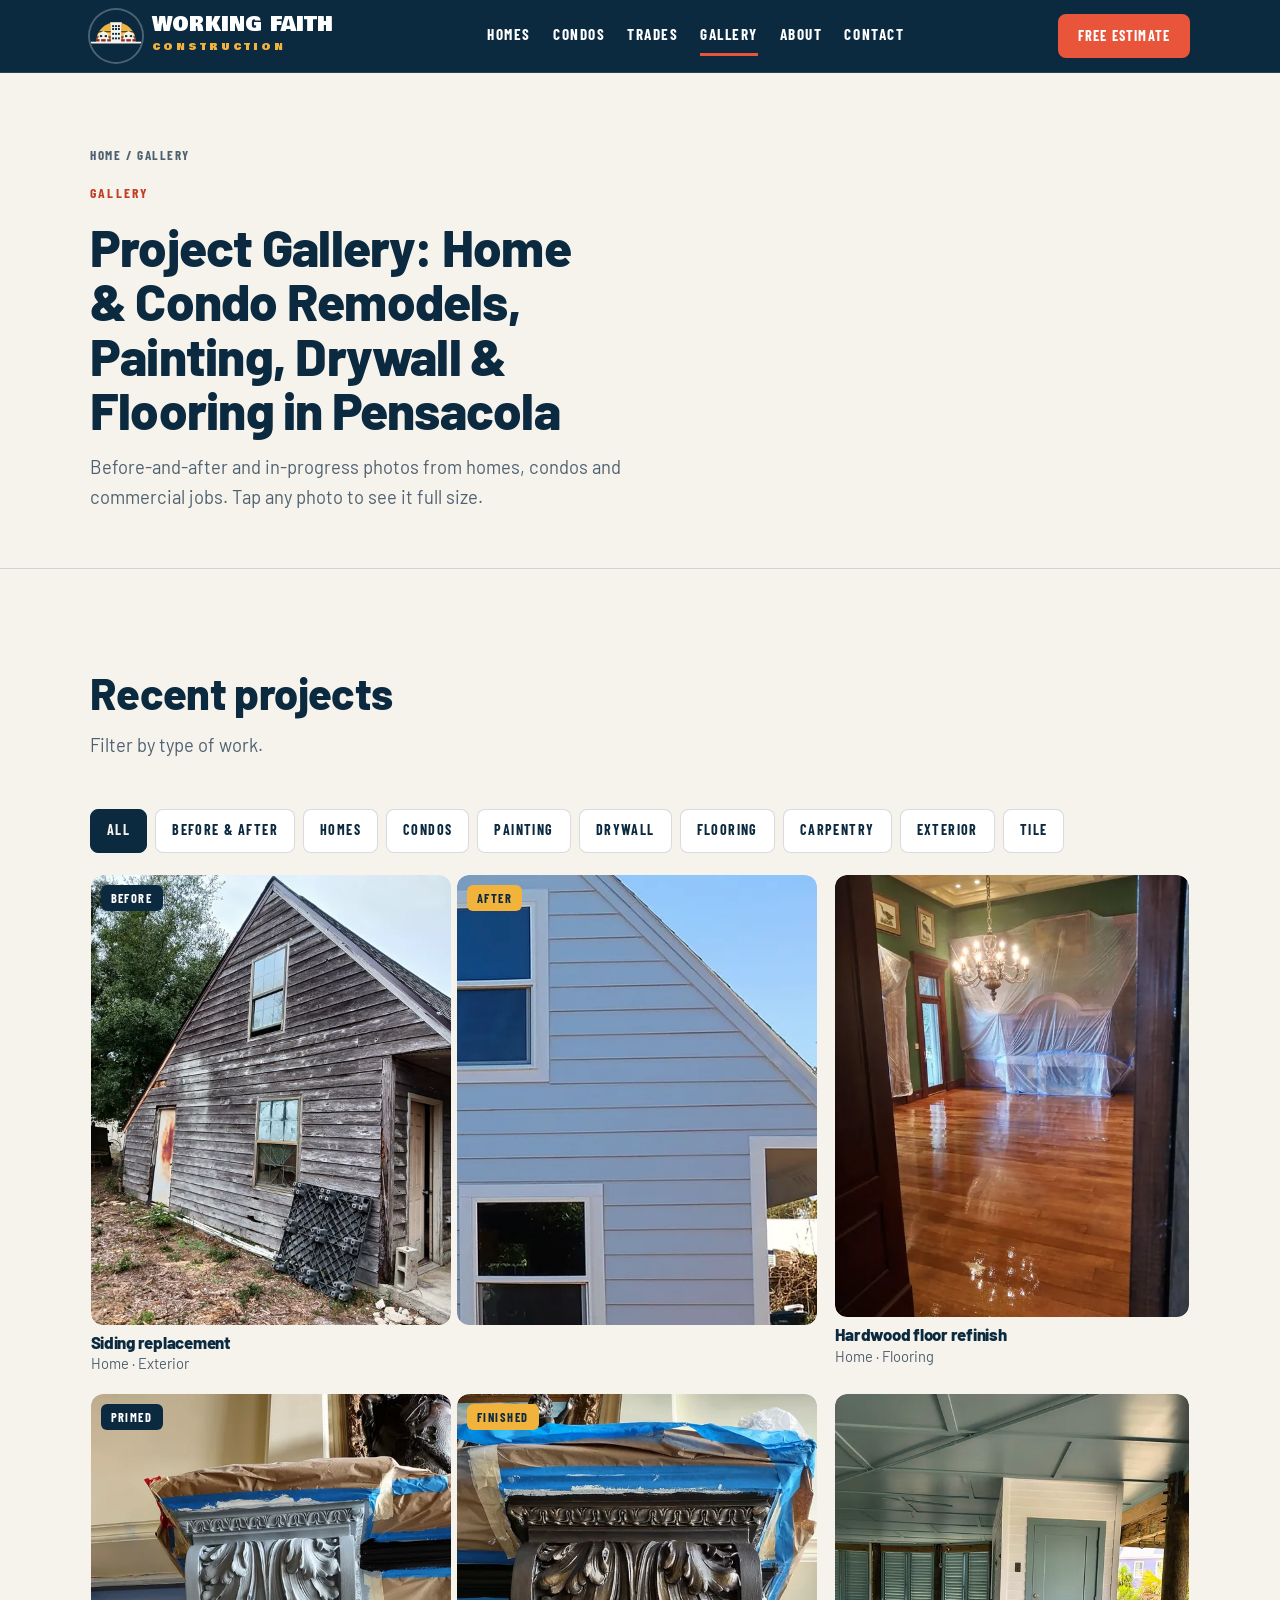
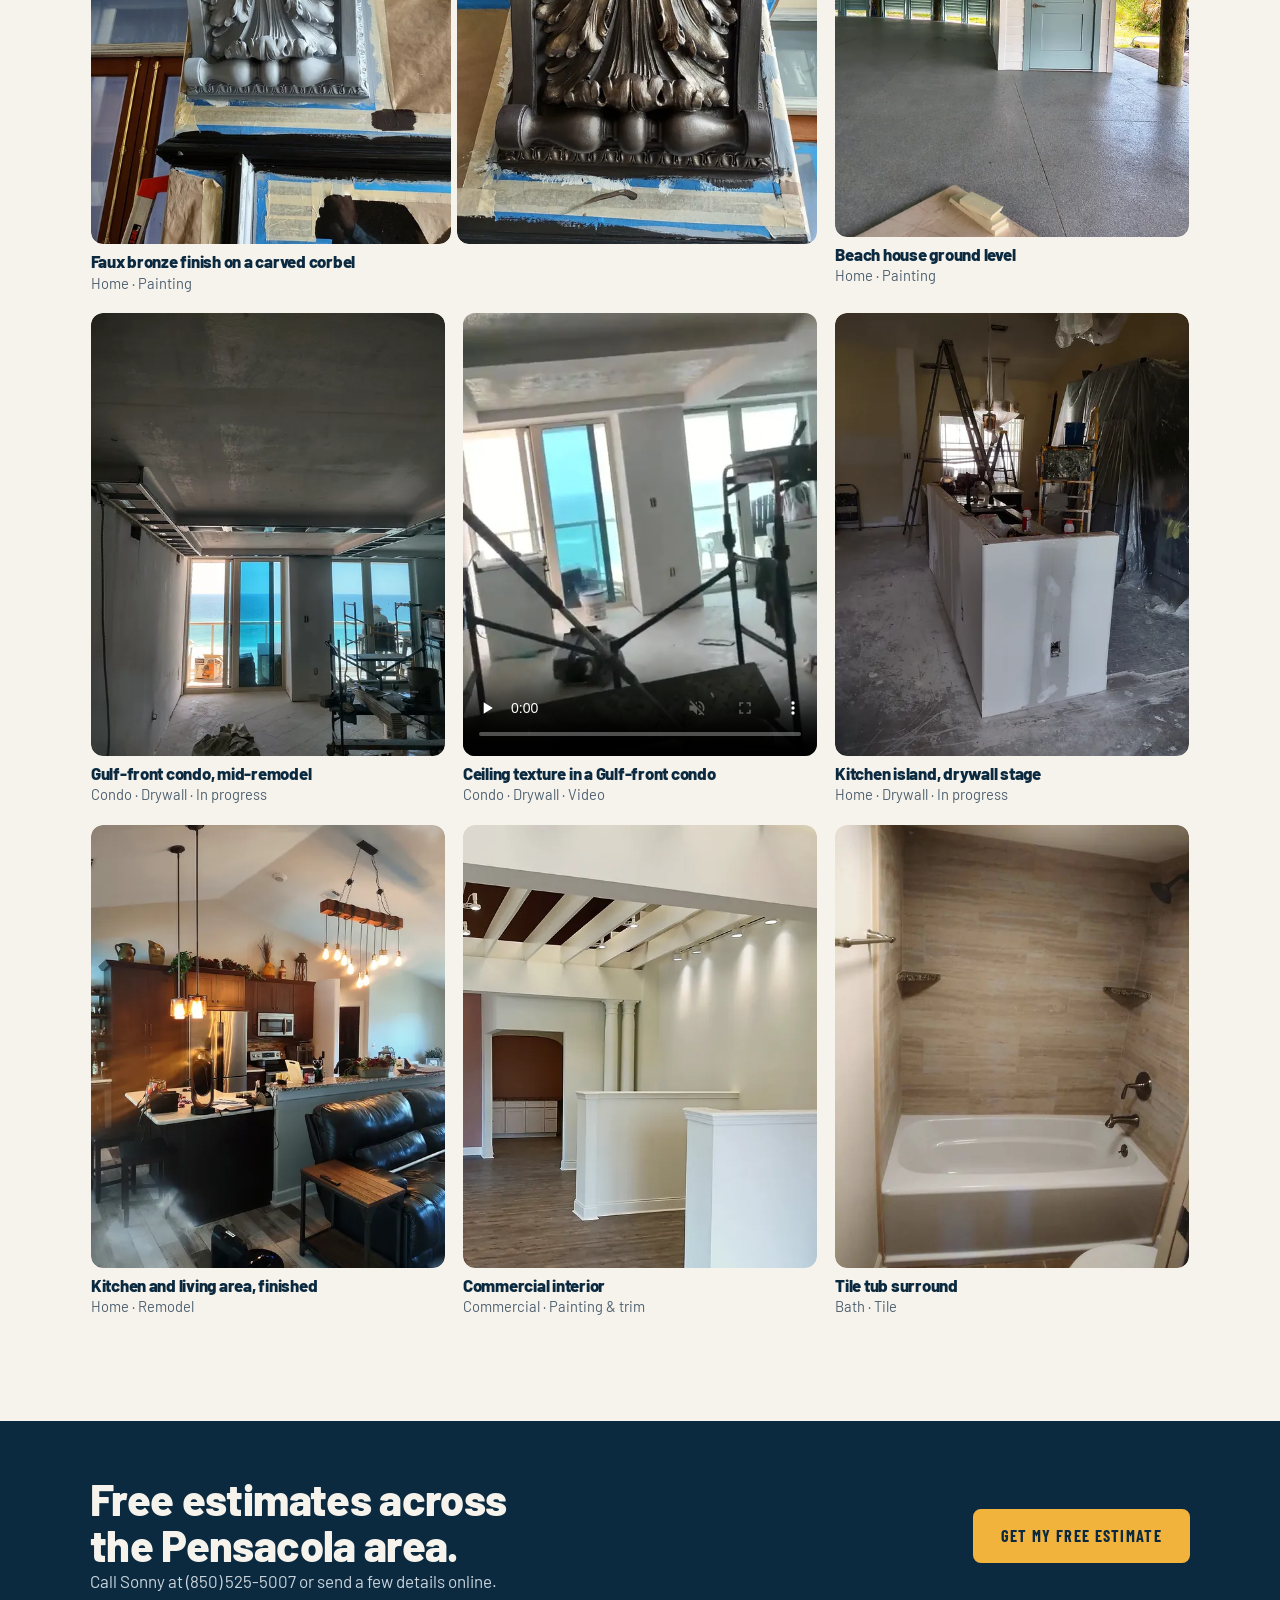
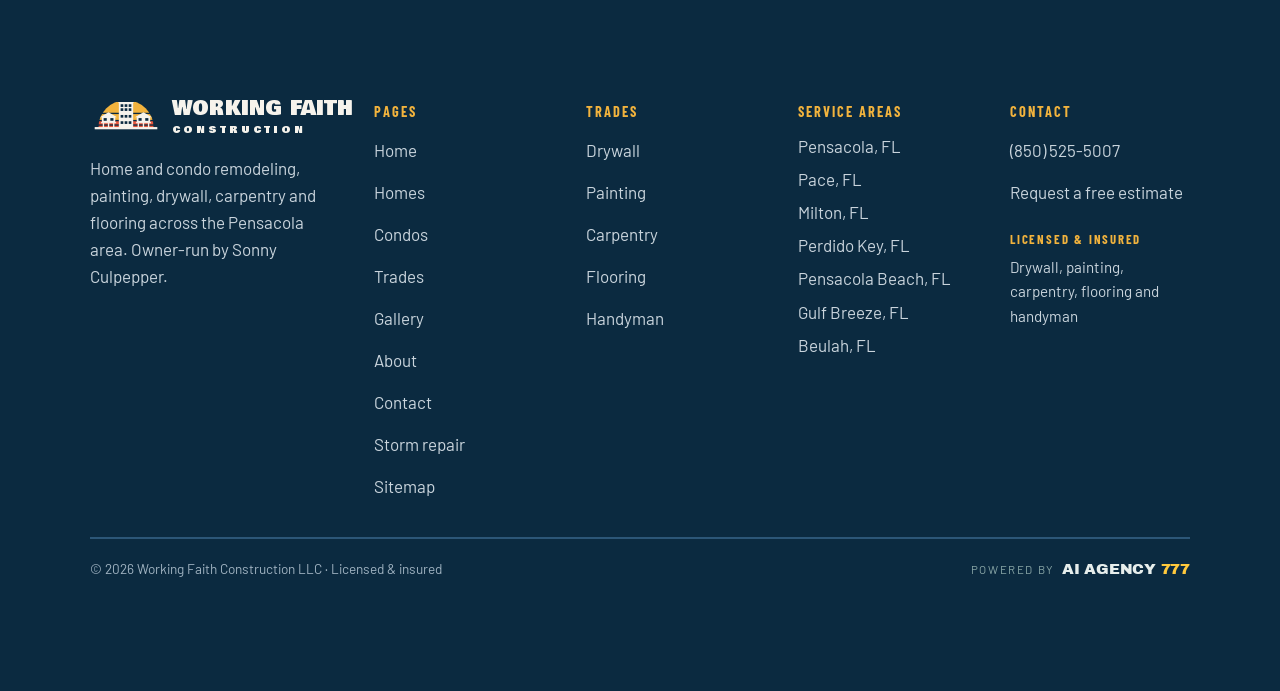
<file: gallery.html>
<!doctype html>
<html lang="en">
<head>
<meta charset="utf-8">
<meta name="viewport" content="width=device-width, initial-scale=1, viewport-fit=cover">
<title>Project Gallery | Home &amp; Condo Remodeling in Pensacola | Working Faith Construction</title>
<meta name="description" content="Before-and-after photos of home and condo remodels, interior painting, drywall repair, flooring and carpentry in Pensacola, Pace, Milton and Perdido Key, FL.">
<meta name="keywords" content="remodeling photos Pensacola, condo remodel before and after, painting projects Pensacola, drywall repair photos, flooring projects Pensacola, Working Faith Construction, Pensacola contractor, home remodeling Pensacola, home repair Pensacola, condo remodeling Pensacola, painting contractor Pensacola, drywall repair Pensacola, flooring installation Pensacola, carpentry Pensacola, handyman Pensacola, Pace FL contractor, Milton FL contractor, Perdido Key condo remodel">
<link rel="canonical" href="https://workingfaithconstruction.com/gallery.html">
<meta name="robots" content="index, follow">
<meta name="geo.region" content="US-FL">
<meta name="geo.placename" content="Pensacola, Florida">
<meta property="og:type" content="website">
<meta property="og:site_name" content="Working Faith Construction">
<meta property="og:title" content="Project Gallery | Home &amp; Condo Remodeling in Pensacola | Working Faith Construction">
<meta property="og:description" content="Before-and-after photos of home and condo remodels, interior painting, drywall repair, flooring and carpentry in Pensacola, Pace, Milton and Perdido Key, FL.">
<meta property="og:url" content="https://workingfaithconstruction.com/gallery.html">
<meta name="twitter:card" content="summary">
<link rel="icon" href="favicon.svg" type="image/svg+xml">
<link rel="stylesheet" href="https://fonts.googleapis.com/css2?family=Bowlby+One&family=Barlow:wght@400;500;600;700;800&family=Barlow+Condensed:wght@600;700&display=swap">
<link rel="stylesheet" href="https://fonts.googleapis.com/css2?family=Archivo+Black&text=AIGENCY7%20&display=swap">
<link rel="stylesheet" href="site.css">
<script type="application/ld+json">{"@context": "https://schema.org", "@type": "BreadcrumbList", "itemListElement": [{"@type": "ListItem", "position": 1, "name": "Home", "item": "https://workingfaithconstruction.com/"}, {"@type": "ListItem", "position": 2, "name": "Gallery", "item": "https://workingfaithconstruction.com/gallery.html"}]}</script>
</head>
<body>
<svg width="0" height="0" style="position:absolute" aria-hidden="true">
  <defs>
    <clipPath id="sunClip"><path d="M18 78 A62 62 0 0 1 142 78 Z"></path></clipPath>
    <clipPath id="skyClip"><rect x="0" y="0" width="160" height="78"></rect></clipPath>
    <symbol id="mark" viewBox="0 10 160 76">
      <g clip-path="url(#sunClip)">
        <rect x="0" y="16" width="160" height="28" fill="#F2B33D"></rect>
        <rect x="0" y="47" width="160" height="13" fill="#F2B33D"></rect>
        <rect x="0" y="63" width="160" height="7" fill="#E8553A"></rect>
        <rect x="0" y="73" width="160" height="5" fill="#E8553A"></rect>
      </g>
      <g fill="currentColor">
        <path d="M62 16 H98 V21 H96 V78 H64 V21 H62 Z"></path>
        <path d="M22 54 L41 43 L60 54 Z"></path><rect x="26" y="53" width="30" height="13"></rect><rect x="24" y="65" width="34" height="2.5"></rect><rect x="28" y="67" width="3" height="11"></rect><rect x="39.5" y="67" width="3" height="11"></rect><rect x="51" y="67" width="3" height="11"></rect>
        <path d="M100 54 L119 43 L138 54 Z"></path><rect x="104" y="53" width="30" height="13"></rect><rect x="102" y="65" width="34" height="2.5"></rect><rect x="106" y="67" width="3" height="11"></rect><rect x="117.5" y="67" width="3" height="11"></rect><rect x="129" y="67" width="3" height="11"></rect>
      </g>
      <g style="fill:var(--win,#F6F3EC)"><rect x="68" y="25" width="6" height="6"></rect><rect x="77" y="25" width="6" height="6"></rect><rect x="86" y="25" width="6" height="6"></rect><rect x="68" y="34" width="6" height="6"></rect><rect x="77" y="34" width="6" height="6"></rect><rect x="86" y="34" width="6" height="6"></rect><rect x="68" y="49" width="6" height="6"></rect><rect x="77" y="49" width="6" height="6"></rect><rect x="86" y="49" width="6" height="6"></rect><rect x="68" y="63" width="6" height="6"></rect><rect x="77" y="63" width="6" height="6"></rect><rect x="86" y="63" width="6" height="6"></rect><rect x="30" y="56" width="7" height="6"></rect><rect x="45" y="56" width="7" height="6"></rect><rect x="108" y="56" width="7" height="6"></rect><rect x="123" y="56" width="7" height="6"></rect></g>
      <rect x="10" y="76" width="140" height="5" fill="currentColor"></rect>
    </symbol>
    <clipPath id="badgeClip"><circle cx="50" cy="50" r="50"></circle></clipPath>
    <symbol id="badge" viewBox="0 0 100 100">
      <circle cx="50" cy="50" r="50" fill="#0B2A40"></circle>
      <g clip-path="url(#badgeClip)">
        <g transform="translate(0.4 13.64) scale(0.62)">
          <g clip-path="url(#sunClip)">
            <rect x="0" y="16" width="160" height="28" fill="#F2B33D"></rect>
            <rect x="0" y="47" width="160" height="13" fill="#F2B33D"></rect>
            <rect x="0" y="63" width="160" height="7" fill="#E8553A"></rect>
            <rect x="0" y="73" width="160" height="5" fill="#E8553A"></rect>
          </g>
          <g fill="#F6F3EC">
            <path d="M62 16 H98 V21 H96 V78 H64 V21 H62 Z"></path>
            <path d="M22 54 L41 43 L60 54 Z"></path><rect x="26" y="53" width="30" height="13"></rect><rect x="24" y="64" width="34" height="4"></rect><rect x="29" y="67" width="5" height="11"></rect><rect x="48" y="67" width="5" height="11"></rect>
            <path d="M100 54 L119 43 L138 54 Z"></path><rect x="104" y="53" width="30" height="13"></rect><rect x="102" y="64" width="34" height="4"></rect><rect x="107" y="67" width="5" height="11"></rect><rect x="126" y="67" width="5" height="11"></rect>
          </g>
          <g fill="#0B2A40"><rect x="68" y="25" width="6" height="6"></rect><rect x="77" y="25" width="6" height="6"></rect><rect x="86" y="25" width="6" height="6"></rect><rect x="68" y="34" width="6" height="6"></rect><rect x="77" y="34" width="6" height="6"></rect><rect x="86" y="34" width="6" height="6"></rect><rect x="68" y="49" width="6" height="6"></rect><rect x="77" y="49" width="6" height="6"></rect><rect x="86" y="49" width="6" height="6"></rect><rect x="68" y="63" width="6" height="6"></rect><rect x="77" y="63" width="6" height="6"></rect><rect x="86" y="63" width="6" height="6"></rect><rect x="30" y="56" width="7" height="6"></rect><rect x="45" y="56" width="7" height="6"></rect><rect x="108" y="56" width="7" height="6"></rect><rect x="123" y="56" width="7" height="6"></rect></g>
        </g>
        <rect x="0" y="61" width="100" height="3.4" fill="#F6F3EC"></rect>
      </g>
    </symbol>
    <symbol id="ico-x" viewBox="0 0 24 24"><circle cx="12" cy="12" r="11" fill="#E2DACA"></circle><path d="M8 8l8 8M16 8l-8 8" stroke="#4F6170" stroke-width="2.5" stroke-linecap="round"></path></symbol>
    <symbol id="ico-check" viewBox="0 0 24 24"><circle cx="12" cy="12" r="11" fill="#F2B33D"></circle><path d="M7 12.5l3.2 3.2L17 9" fill="none" stroke="#0B2A40" stroke-width="2.6" stroke-linecap="round" stroke-linejoin="round"></path></symbol>
  </defs>
</svg>
<a class="skip" href="#main">Skip to content</a>
<header class="site">
  <div class="wrap">
    <a class="brand" href="index.html" aria-label="Working Faith Construction, home">
      <svg class="badge" viewBox="0 0 100 100" aria-hidden="true"><use href="#badge"></use></svg>
      <span><b>WORKING FAITH</b><small>CONSTRUCTION</small></span>
    </a>
    <nav class="main" id="mainNav" aria-label="Main">
      <a href="home-remodel.html">Homes</a>
      <a href="condo-remodel.html">Condos</a>
      <a href="trades.html">Trades</a>
      <a href="gallery.html" aria-current="page">Gallery</a>
      <a href="about.html">About</a>
      <a href="contact.html">Contact</a>
    </nav>
    <div class="head-right">
      <a class="btn" href="contact.html#estimate">Free estimate</a>
      <button class="menu-btn" id="menuBtn" type="button" aria-expanded="false" aria-controls="mainNav" aria-label="Menu"><svg viewBox="0 0 24 24" fill="none" stroke="currentColor" stroke-width="2.4" stroke-linecap="round" aria-hidden="true"><path d="M4 7h16M4 12h16M4 17h16"></path></svg></button>
    </div>
  </div>
</header>
<main id="main">
<section class="page-hero">
  <div class="wrap">
    <p class="crumbs"><a href="index.html">Home</a> / Gallery</p>
    <span class="eyebrow">Gallery</span>
    <h1>Project Gallery: Home &amp; Condo Remodels, Painting, Drywall &amp; Flooring in Pensacola</h1>
    <p class="lede">Before-and-after and in-progress photos from homes, condos and commercial jobs. Tap any photo to see it full size.</p>
  </div>
</section>
<section class="block">
  <div class="wrap">
    <div class="sec-head">
      <h2>Recent projects</h2>
      <p class="lede">Filter by type of work.</p>
    </div>
    <div class="filters" role="group" aria-label="Filter projects">
      <button type="button" data-filter="all" aria-pressed="true">All</button>
      <button type="button" data-filter="ba" aria-pressed="false">Before &amp; after</button>
      <button type="button" data-filter="home" aria-pressed="false">Homes</button>
      <button type="button" data-filter="condo" aria-pressed="false">Condos</button>
      <button type="button" data-filter="painting" aria-pressed="false">Painting</button>
      <button type="button" data-filter="drywall" aria-pressed="false">Drywall</button>
      <button type="button" data-filter="flooring" aria-pressed="false">Flooring</button>
      <button type="button" data-filter="carpentry" aria-pressed="false">Carpentry</button>
      <button type="button" data-filter="exterior" aria-pressed="false">Exterior</button>
      <button type="button" data-filter="tile" aria-pressed="false">Tile</button>
    </div>
    <div class="gal">
      <figure data-cat="home exterior carpentry ba" class="wide"><div class="ba"><div class="ba-side"><span class="chip">Before</span><a class="lb" href="img/projects/siding-before-lg.webp" data-caption="Before: weathered, rotting wood siding on a two-story outbuilding"><img src="img/projects/siding-before-sm.webp" srcset="img/projects/siding-before-sm.webp 540w, img/projects/siding-before-lg.webp 1200w" sizes="(max-width:560px) 50vw, 33vw" width="1536" height="2048" loading="lazy" decoding="async" alt="Before: weathered, rotting wood siding on a two-story outbuilding"></a></div><div class="ba-side"><span class="chip after">After</span><a class="lb" href="img/projects/siding-after-lg.webp" data-caption="After: new lap siding painted light gray with white window trim"><img src="img/projects/siding-after-sm.webp" srcset="img/projects/siding-after-sm.webp 720w, img/projects/siding-after-lg.webp 1000w" sizes="(max-width:560px) 50vw, 33vw" width="1000" height="744" loading="lazy" decoding="async" alt="After: new lap siding painted light gray with white window trim"></a></div></div><figcaption><h3>Siding replacement</h3><p>Home · Exterior</p></figcaption></figure>
      <figure data-cat="home flooring"><a class="lb" href="img/projects/hardwood-floor-refinish-lg.webp" data-caption="Refinished hardwood floor with a high-gloss finish in a dining room with green walls and a chandelier"><img src="img/projects/hardwood-floor-refinish-sm.webp" srcset="img/projects/hardwood-floor-refinish-sm.webp 540w, img/projects/hardwood-floor-refinish-lg.webp 1200w" sizes="(max-width:560px) 100vw, (max-width:900px) 50vw, 33vw" width="1536" height="2048" loading="lazy" decoding="async" alt="Refinished hardwood floor with a high-gloss finish in a dining room with green walls and a chandelier" style="object-position:50% 65%"></a><figcaption><h3>Hardwood floor refinish</h3><p>Home · Flooring</p></figcaption></figure>
      <figure data-cat="home painting ba" class="wide"><div class="ba"><div class="ba-side"><span class="chip">Primed</span><a class="lb" href="img/projects/corbel-before-lg.webp" data-caption="Carved acanthus corbel in gray primer"><img src="img/projects/corbel-before-sm.webp" srcset="img/projects/corbel-before-sm.webp 540w, img/projects/corbel-before-lg.webp 1200w" sizes="(max-width:560px) 50vw, 33vw" width="1536" height="2048" loading="lazy" decoding="async" alt="Carved acanthus corbel in gray primer"></a></div><div class="ba-side"><span class="chip after">Finished</span><a class="lb" href="img/projects/corbel-after-lg.webp" data-caption="Same corbel with a hand-applied faux bronze finish"><img src="img/projects/corbel-after-sm.webp" srcset="img/projects/corbel-after-sm.webp 540w, img/projects/corbel-after-lg.webp 1200w" sizes="(max-width:560px) 50vw, 33vw" width="1536" height="2048" loading="lazy" decoding="async" alt="Same corbel with a hand-applied faux bronze finish"></a></div></div><figcaption><h3>Faux bronze finish on a carved corbel</h3><p>Home · Painting</p></figcaption></figure>
      <figure data-cat="home painting carpentry"><a class="lb" href="img/projects/beach-house-ground-level-lg.webp" data-caption="Ground level under a stilt beach house with painted ceiling, white lap siding enclosure and a blue-gray door"><img src="img/projects/beach-house-ground-level-sm.webp" srcset="img/projects/beach-house-ground-level-sm.webp 540w, img/projects/beach-house-ground-level-lg.webp 1200w" sizes="(max-width:560px) 100vw, (max-width:900px) 50vw, 33vw" width="1536" height="2048" loading="lazy" decoding="async" alt="Ground level under a stilt beach house with painted ceiling, white lap siding enclosure and a blue-gray door"></a><figcaption><h3>Beach house ground level</h3><p>Home · Painting</p></figcaption></figure>
      <figure data-cat="condo drywall"><a class="lb" href="img/projects/gulf-condo-framing-lg.webp" data-caption="Gulf-front condo mid-remodel: new metal ceiling framing and Gulf views through the balcony doors"><img src="img/projects/gulf-condo-framing-sm.webp" srcset="img/projects/gulf-condo-framing-sm.webp 540w, img/projects/gulf-condo-framing-lg.webp 1200w" sizes="(max-width:560px) 100vw, (max-width:900px) 50vw, 33vw" width="1536" height="2048" loading="lazy" decoding="async" alt="Gulf-front condo mid-remodel: new metal ceiling framing and Gulf views through the balcony doors" style="object-position:50% 60%"></a><figcaption><h3>Gulf-front condo, mid-remodel</h3><p>Condo · Drywall · In progress</p></figcaption></figure>
      <figure data-cat="condo drywall"><div class="vid"><video controls muted playsinline preload="none" poster="video/condo-ceiling-texture-poster.webp" width="540" height="960" aria-label="Video: applying ceiling texture in a Gulf-front condo"><source src="video/condo-ceiling-texture.mp4" type="video/mp4"></video></div><figcaption><h3>Ceiling texture in a Gulf-front condo</h3><p>Condo · Drywall · Video</p></figcaption></figure>
      <figure data-cat="home drywall"><a class="lb" href="img/projects/kitchen-drywall-lg.webp" data-caption="Kitchen island wrapped in new drywall with seams taped, room masked off for work"><img src="img/projects/kitchen-drywall-sm.webp" srcset="img/projects/kitchen-drywall-sm.webp 540w, img/projects/kitchen-drywall-lg.webp 1200w" sizes="(max-width:560px) 100vw, (max-width:900px) 50vw, 33vw" width="1536" height="2048" loading="lazy" decoding="async" alt="Kitchen island wrapped in new drywall with seams taped, room masked off for work"></a><figcaption><h3>Kitchen island, drywall stage</h3><p>Home · Drywall · In progress</p></figcaption></figure>
      <figure data-cat="home"><a class="lb" href="img/projects/kitchen-finished-lg.webp" data-caption="Finished open kitchen with dark wood cabinets, granite breakfast bar and plank floors"><img src="img/projects/kitchen-finished-sm.webp" srcset="img/projects/kitchen-finished-sm.webp 540w, img/projects/kitchen-finished-lg.webp 1200w" sizes="(max-width:560px) 100vw, (max-width:900px) 50vw, 33vw" width="1536" height="2048" loading="lazy" decoding="async" alt="Finished open kitchen with dark wood cabinets, granite breakfast bar and plank floors"></a><figcaption><h3>Kitchen and living area, finished</h3><p>Home · Remodel</p></figcaption></figure>
      <figure data-cat="painting carpentry flooring"><a class="lb" href="img/projects/commercial-interior-lg.webp" data-caption="Commercial space with white trim, columns, half walls and new plank flooring"><img src="img/projects/commercial-interior-sm.webp" srcset="img/projects/commercial-interior-sm.webp 538w, img/projects/commercial-interior-lg.webp 1016w" sizes="(max-width:560px) 100vw, (max-width:900px) 50vw, 33vw" width="1016" height="1360" loading="lazy" decoding="async" alt="Commercial space with white trim, columns, half walls and new plank flooring"></a><figcaption><h3>Commercial interior</h3><p>Commercial · Painting &amp; trim</p></figcaption></figure>
      <figure data-cat="tile"><a class="lb" href="img/projects/tile-tub-surround-lg.webp" data-caption="Tub surround finished in large-format beige tile with corner shelves"><img src="img/projects/tile-tub-surround-sm.webp" srcset="img/projects/tile-tub-surround-sm.webp 540w, img/projects/tile-tub-surround-lg.webp 1200w" sizes="(max-width:560px) 100vw, (max-width:900px) 50vw, 33vw" width="1536" height="2048" loading="lazy" decoding="async" alt="Tub surround finished in large-format beige tile with corner shelves"></a><figcaption><h3>Tile tub surround</h3><p>Bath · Tile</p></figcaption></figure>
    </div>
  </div>
</section>
</main>
<section class="cta-band">
  <div class="wrap">
    <div>
      <h2>Free estimates across the Pensacola area.</h2>
      <p>Call Sonny at (850) 525-5007 or send a few details online.</p>
    </div>
    <a class="btn gold" href="contact.html#estimate">Get my free estimate</a>
  </div>
</section>
<footer class="site">
  <div class="wrap">
    <div>
      <a class="brand" href="index.html" aria-label="Working Faith Construction, home">
        <svg viewBox="0 10 160 76" aria-hidden="true" style="color:#F6F3EC;--win:#0B2A40"><use href="#mark"></use></svg>
        <span><b>WORKING FAITH</b><small>CONSTRUCTION</small></span>
      </a>
      <p style="margin-top:16px;max-width:42ch;color:#C9D4DC">Home and condo remodeling, painting, drywall, carpentry and flooring across the Pensacola area. Owner-run by Sonny Culpepper.</p>
    </div>
    <div><h4>Pages</h4><ul><li><a href="index.html">Home</a></li><li><a href="home-remodel.html">Homes</a></li><li><a href="condo-remodel.html">Condos</a></li><li><a href="trades.html">Trades</a></li><li><a href="gallery.html">Gallery</a></li><li><a href="about.html">About</a></li><li><a href="contact.html">Contact</a></li><li><a href="storm-repair.html">Storm repair</a></li><li><a href="sitemap.xml">Sitemap</a></li></ul></div>
    <div><h4>Trades</h4><ul><li><a href="drywall-repair.html">Drywall</a></li><li><a href="interior-painting.html">Painting</a></li><li><a href="carpentry-trim.html">Carpentry</a></li><li><a href="flooring-installation.html">Flooring</a></li><li><a href="handyman-services.html">Handyman</a></li></ul></div>
    <div><h4>Service areas</h4><ul><li>Pensacola, FL</li><li>Pace, FL</li><li>Milton, FL</li><li>Perdido Key, FL</li><li>Pensacola Beach, FL</li><li>Gulf Breeze, FL</li><li>Beulah, FL</li></ul></div>
    <div><h4>Contact</h4><ul><li><a href="tel:+18505255007">(850) 525-5007</a></li><li><a href="contact.html#estimate">Request a free estimate</a></li></ul><h5 class="fh5">Licensed &amp; insured</h5><p class="fp">Drywall, painting, carpentry, flooring and handyman</p></div>
    <p class="legal"><span>© 2026 Working Faith Construction LLC · Licensed &amp; insured</span><span class="powered"><span class="pb">Powered by</span> <a class="aa777" href="https://aiagency777.com" target="_blank" rel="noopener" aria-label="AI Agency 777"><span class="aa-name">AI AGENCY</span> <span class="aa-num">777</span></a></span></p>
  </div>
</footer>
<div class="callbar">
  <a class="btn gold" href="tel:+18505255007">Call (850) 525-5007</a>
  <a class="btn" href="contact.html#estimate">Free estimate</a>
</div>
<script src="site.js"></script>
</body>
</html>
</file>
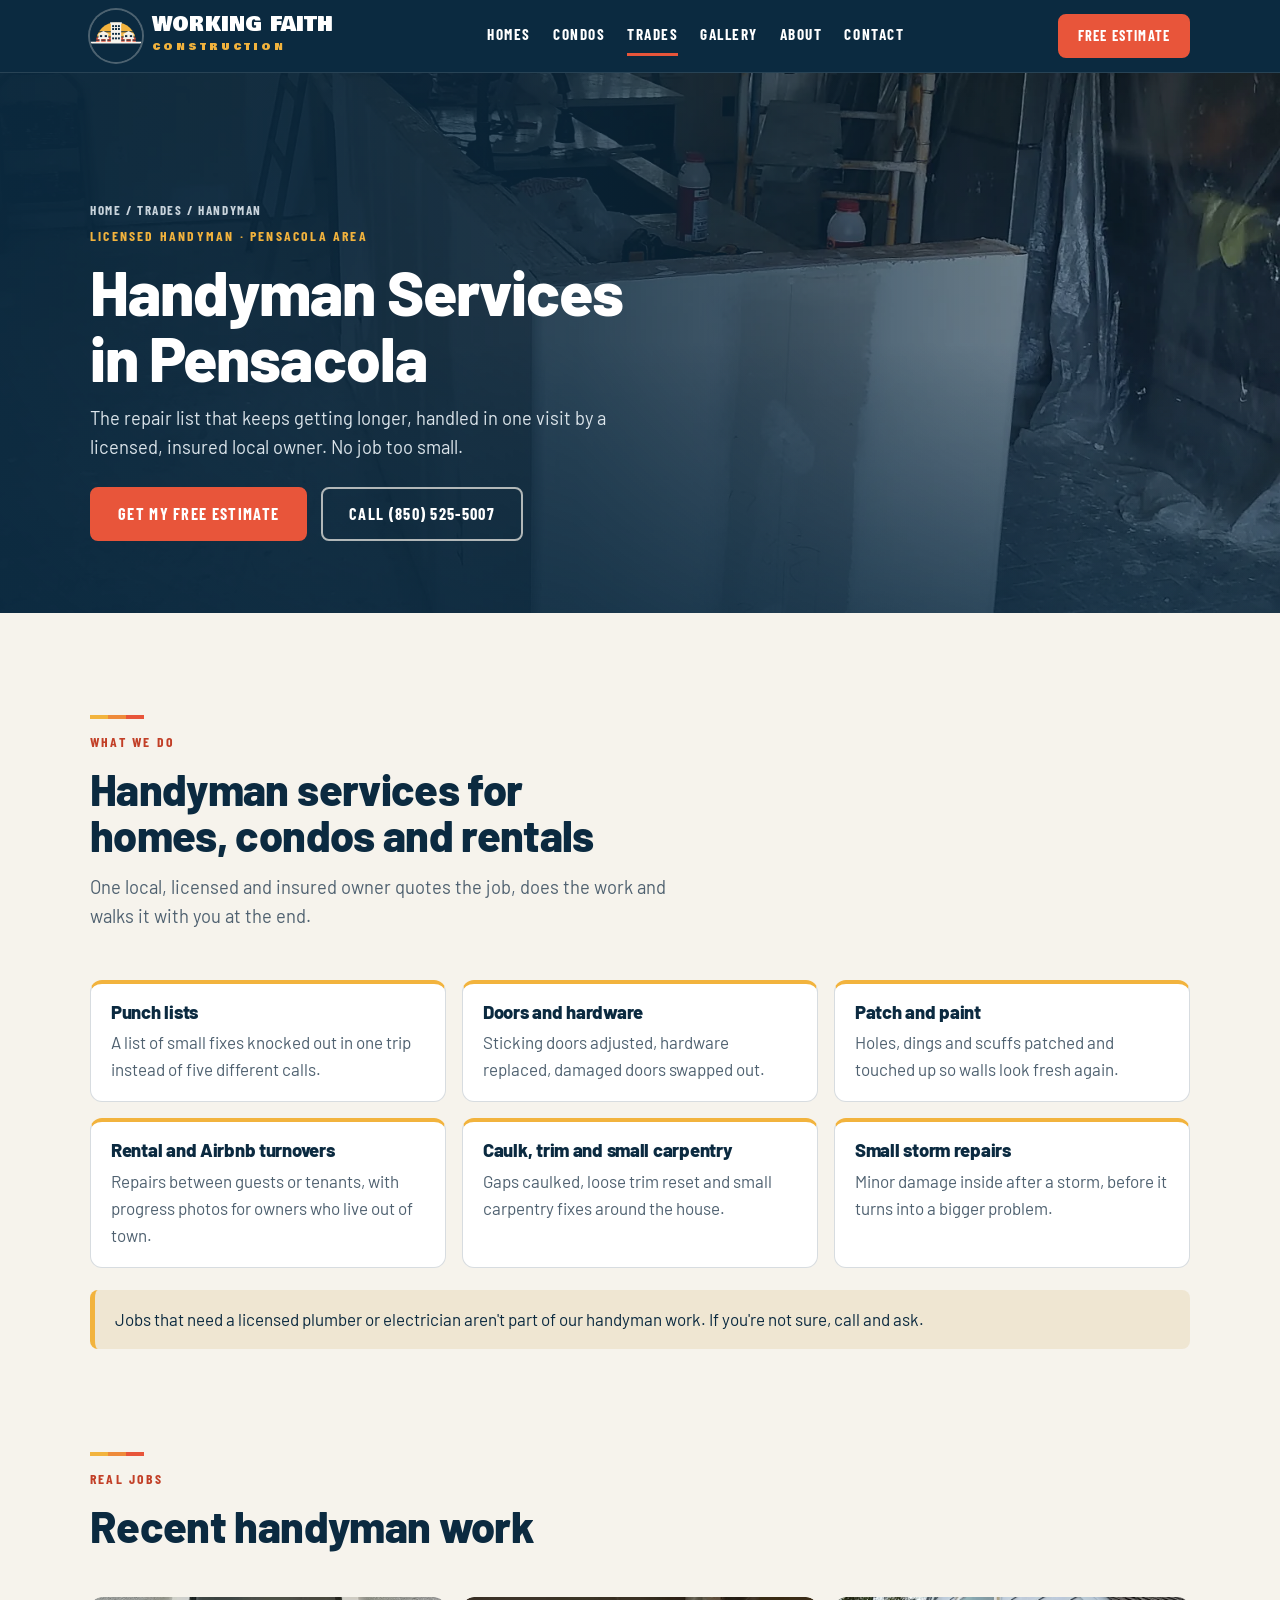
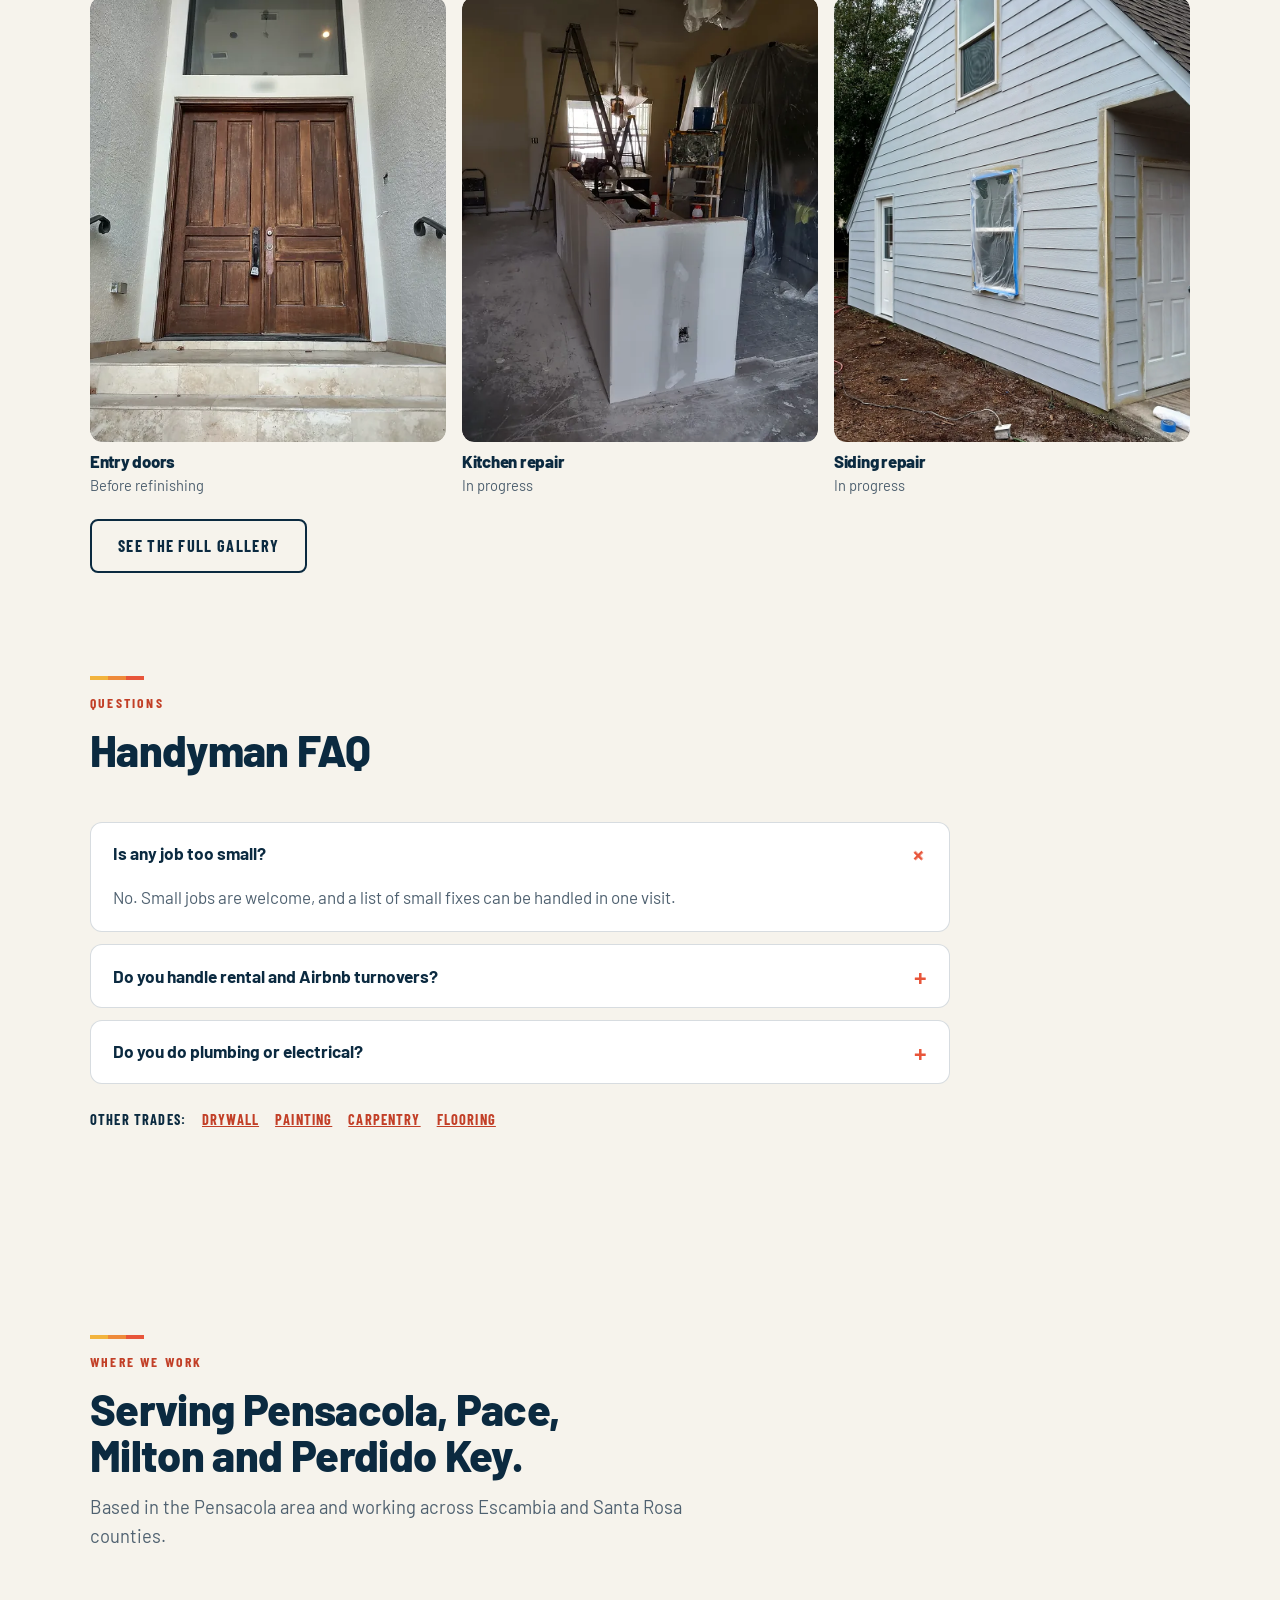
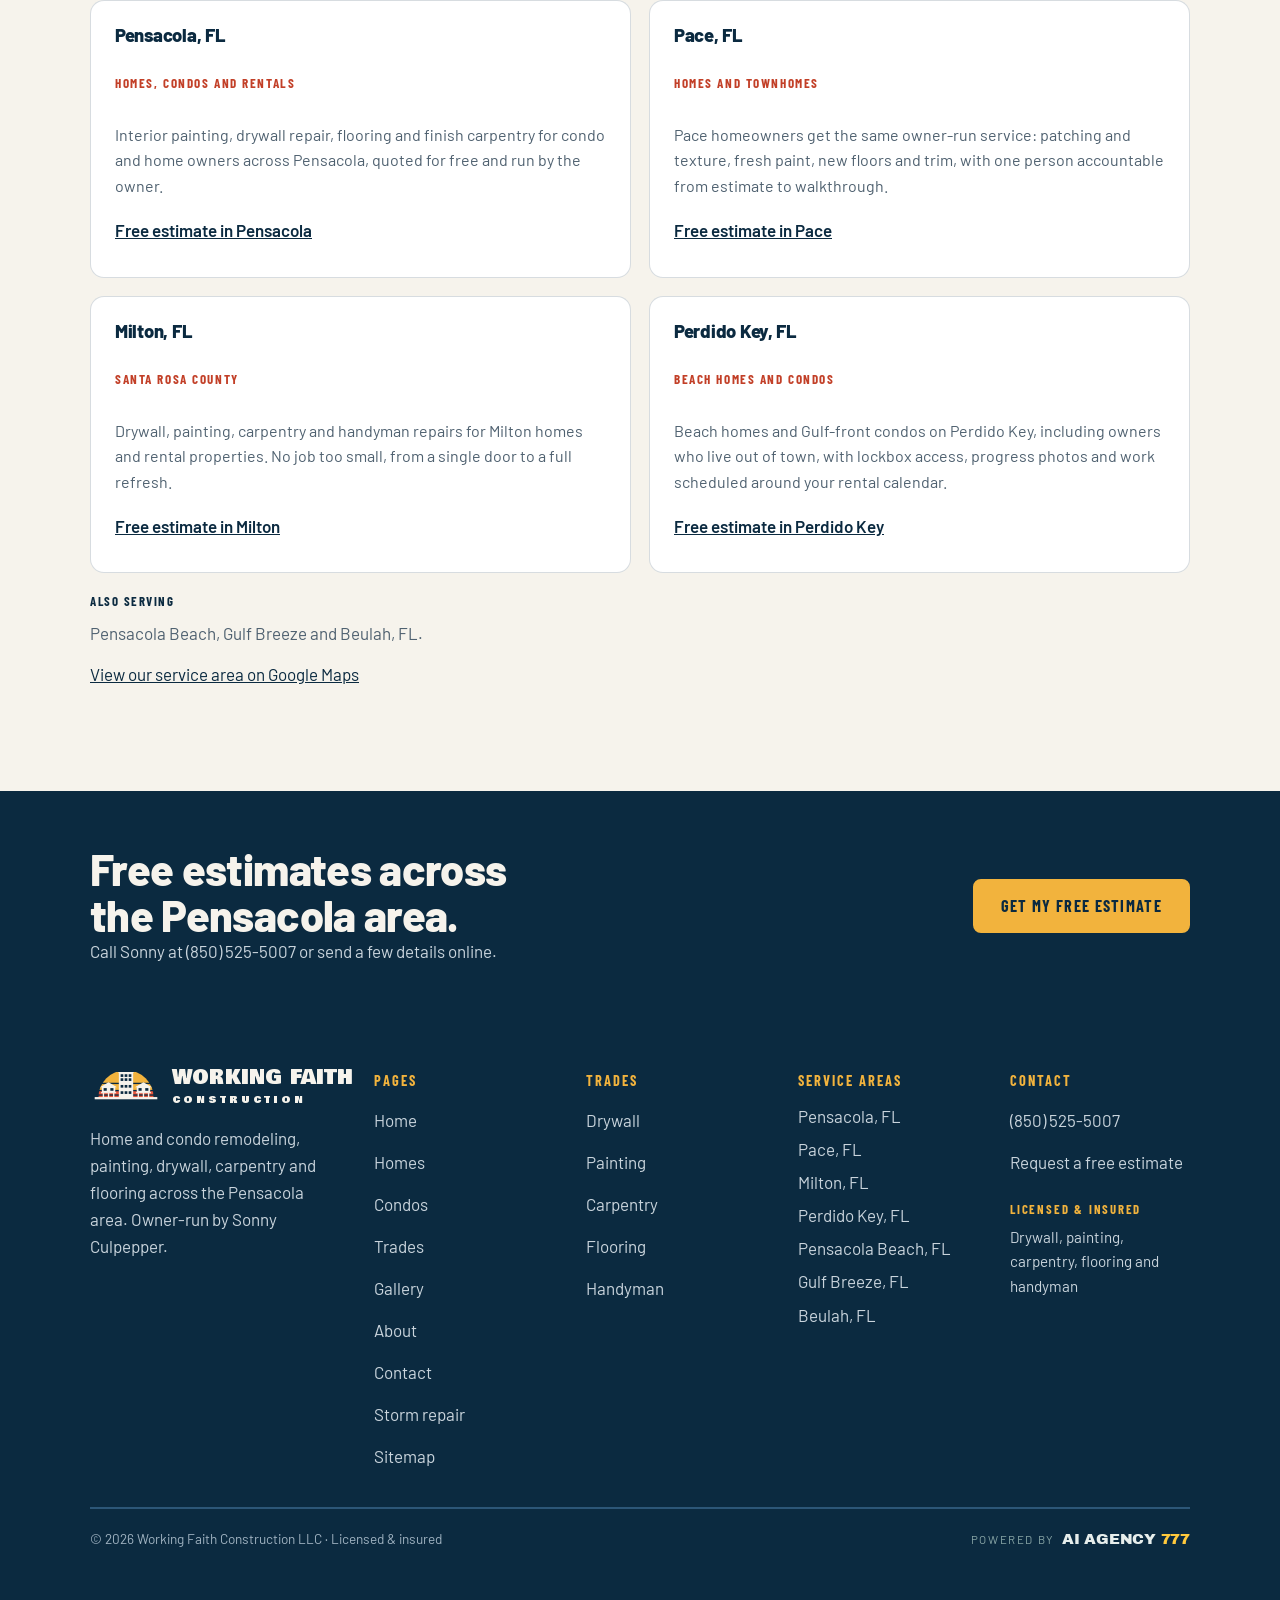
<file: handyman-services.html>
<!doctype html>
<html lang="en">
<head>
<meta charset="utf-8">
<meta name="viewport" content="width=device-width, initial-scale=1, viewport-fit=cover">
<title>Handyman Services in Pensacola, FL | Repairs, Punch Lists &amp; Rental Turnovers | Working Faith Construction</title>
<meta name="description" content="Handyman services in Pensacola, Gulf Breeze, Pace, Milton and Perdido Key: home repairs, punch lists, door fixes, patch and paint, and rental turnovers. Licensed, insured, free estimates.">
<meta name="keywords" content="handyman Pensacola, handyman services Pensacola, home repair Pensacola, handyman Gulf Breeze, handyman Pace FL, handyman Milton FL, handyman Perdido Key, punch list repairs Pensacola, rental turnover Pensacola, Airbnb repairs Pensacola Beach, Working Faith Construction, Pensacola contractor, home remodeling Pensacola, home repair Pensacola, condo remodeling Pensacola, painting contractor Pensacola, drywall repair Pensacola, flooring installation Pensacola, carpentry Pensacola, handyman Pensacola, Pace FL contractor, Milton FL contractor, Perdido Key condo remodel">
<link rel="canonical" href="https://workingfaithconstruction.com/handyman-services.html">
<meta name="robots" content="index, follow">
<meta name="geo.region" content="US-FL">
<meta name="geo.placename" content="Pensacola, Florida">
<meta property="og:type" content="website">
<meta property="og:site_name" content="Working Faith Construction">
<meta property="og:title" content="Handyman Services in Pensacola, FL | Repairs, Punch Lists &amp; Rental Turnovers | Working Faith Construction">
<meta property="og:description" content="Handyman services in Pensacola, Gulf Breeze, Pace, Milton and Perdido Key: home repairs, punch lists, door fixes, patch and paint, and rental turnovers. Licensed, insured, free estimates.">
<meta property="og:url" content="https://workingfaithconstruction.com/handyman-services.html">
<meta name="twitter:card" content="summary_large_image">
<meta property="og:image" content="https://workingfaithconstruction.com/img/slides/kitchen-drywall.webp">
<link rel="icon" href="favicon.svg" type="image/svg+xml">
<link rel="stylesheet" href="https://fonts.googleapis.com/css2?family=Bowlby+One&family=Barlow:wght@400;500;600;700;800&family=Barlow+Condensed:wght@600;700&display=swap">
<link rel="stylesheet" href="https://fonts.googleapis.com/css2?family=Archivo+Black&text=AIGENCY7%20&display=swap">
<link rel="stylesheet" href="site.css">
<script type="application/ld+json">{"@context": "https://schema.org", "@type": "BreadcrumbList", "itemListElement": [{"@type": "ListItem", "position": 1, "name": "Home", "item": "https://workingfaithconstruction.com/"}, {"@type": "ListItem", "position": 2, "name": "Trades", "item": "https://workingfaithconstruction.com/trades.html"}, {"@type": "ListItem", "position": 3, "name": "Handyman", "item": "https://workingfaithconstruction.com/handyman-services.html"}]}</script>
<script type="application/ld+json">{"@context": "https://schema.org", "@type": "Service", "serviceType": "Handyman Services", "name": "Handyman Services in Pensacola", "provider": {"@id": "https://workingfaithconstruction.com/#business"}, "areaServed": [{"@type": "City", "name": "Pensacola, FL"}, {"@type": "City", "name": "Pace, FL"}, {"@type": "City", "name": "Milton, FL"}, {"@type": "City", "name": "Perdido Key, FL"}, {"@type": "City", "name": "Pensacola Beach, FL"}, {"@type": "City", "name": "Gulf Breeze, FL"}, {"@type": "City", "name": "Beulah, FL"}], "hasOfferCatalog": {"@type": "OfferCatalog", "name": "Handyman services", "itemListElement": [{"@type": "Offer", "itemOffered": {"@type": "Service", "name": "Punch lists"}}, {"@type": "Offer", "itemOffered": {"@type": "Service", "name": "Doors and hardware"}}, {"@type": "Offer", "itemOffered": {"@type": "Service", "name": "Patch and paint"}}, {"@type": "Offer", "itemOffered": {"@type": "Service", "name": "Rental and Airbnb turnovers"}}, {"@type": "Offer", "itemOffered": {"@type": "Service", "name": "Caulk, trim and small carpentry"}}, {"@type": "Offer", "itemOffered": {"@type": "Service", "name": "Small storm repairs"}}]}}</script>
<script type="application/ld+json">{"@context": "https://schema.org", "@type": "FAQPage", "mainEntity": [{"@type": "Question", "name": "Is any job too small?", "acceptedAnswer": {"@type": "Answer", "text": "No. Small jobs are welcome, and a list of small fixes can be handled in one visit."}}, {"@type": "Question", "name": "Do you handle rental and Airbnb turnovers?", "acceptedAnswer": {"@type": "Answer", "text": "Yes. We work around your booking calendar and can send progress photos if you're out of town."}}, {"@type": "Question", "name": "Do you do plumbing or electrical?", "acceptedAnswer": {"@type": "Answer", "text": "No. Work that needs a licensed plumber or electrician isn't part of our handyman services."}}]}</script>
</head>
<body>
<svg width="0" height="0" style="position:absolute" aria-hidden="true">
  <defs>
    <clipPath id="sunClip"><path d="M18 78 A62 62 0 0 1 142 78 Z"></path></clipPath>
    <clipPath id="skyClip"><rect x="0" y="0" width="160" height="78"></rect></clipPath>
    <symbol id="mark" viewBox="0 10 160 76">
      <g clip-path="url(#sunClip)">
        <rect x="0" y="16" width="160" height="28" fill="#F2B33D"></rect>
        <rect x="0" y="47" width="160" height="13" fill="#F2B33D"></rect>
        <rect x="0" y="63" width="160" height="7" fill="#E8553A"></rect>
        <rect x="0" y="73" width="160" height="5" fill="#E8553A"></rect>
      </g>
      <g fill="currentColor">
        <path d="M62 16 H98 V21 H96 V78 H64 V21 H62 Z"></path>
        <path d="M22 54 L41 43 L60 54 Z"></path><rect x="26" y="53" width="30" height="13"></rect><rect x="24" y="65" width="34" height="2.5"></rect><rect x="28" y="67" width="3" height="11"></rect><rect x="39.5" y="67" width="3" height="11"></rect><rect x="51" y="67" width="3" height="11"></rect>
        <path d="M100 54 L119 43 L138 54 Z"></path><rect x="104" y="53" width="30" height="13"></rect><rect x="102" y="65" width="34" height="2.5"></rect><rect x="106" y="67" width="3" height="11"></rect><rect x="117.5" y="67" width="3" height="11"></rect><rect x="129" y="67" width="3" height="11"></rect>
      </g>
      <g style="fill:var(--win,#F6F3EC)"><rect x="68" y="25" width="6" height="6"></rect><rect x="77" y="25" width="6" height="6"></rect><rect x="86" y="25" width="6" height="6"></rect><rect x="68" y="34" width="6" height="6"></rect><rect x="77" y="34" width="6" height="6"></rect><rect x="86" y="34" width="6" height="6"></rect><rect x="68" y="49" width="6" height="6"></rect><rect x="77" y="49" width="6" height="6"></rect><rect x="86" y="49" width="6" height="6"></rect><rect x="68" y="63" width="6" height="6"></rect><rect x="77" y="63" width="6" height="6"></rect><rect x="86" y="63" width="6" height="6"></rect><rect x="30" y="56" width="7" height="6"></rect><rect x="45" y="56" width="7" height="6"></rect><rect x="108" y="56" width="7" height="6"></rect><rect x="123" y="56" width="7" height="6"></rect></g>
      <rect x="10" y="76" width="140" height="5" fill="currentColor"></rect>
    </symbol>
    <clipPath id="badgeClip"><circle cx="50" cy="50" r="50"></circle></clipPath>
    <symbol id="badge" viewBox="0 0 100 100">
      <circle cx="50" cy="50" r="50" fill="#0B2A40"></circle>
      <g clip-path="url(#badgeClip)">
        <g transform="translate(0.4 13.64) scale(0.62)">
          <g clip-path="url(#sunClip)">
            <rect x="0" y="16" width="160" height="28" fill="#F2B33D"></rect>
            <rect x="0" y="47" width="160" height="13" fill="#F2B33D"></rect>
            <rect x="0" y="63" width="160" height="7" fill="#E8553A"></rect>
            <rect x="0" y="73" width="160" height="5" fill="#E8553A"></rect>
          </g>
          <g fill="#F6F3EC">
            <path d="M62 16 H98 V21 H96 V78 H64 V21 H62 Z"></path>
            <path d="M22 54 L41 43 L60 54 Z"></path><rect x="26" y="53" width="30" height="13"></rect><rect x="24" y="64" width="34" height="4"></rect><rect x="29" y="67" width="5" height="11"></rect><rect x="48" y="67" width="5" height="11"></rect>
            <path d="M100 54 L119 43 L138 54 Z"></path><rect x="104" y="53" width="30" height="13"></rect><rect x="102" y="64" width="34" height="4"></rect><rect x="107" y="67" width="5" height="11"></rect><rect x="126" y="67" width="5" height="11"></rect>
          </g>
          <g fill="#0B2A40"><rect x="68" y="25" width="6" height="6"></rect><rect x="77" y="25" width="6" height="6"></rect><rect x="86" y="25" width="6" height="6"></rect><rect x="68" y="34" width="6" height="6"></rect><rect x="77" y="34" width="6" height="6"></rect><rect x="86" y="34" width="6" height="6"></rect><rect x="68" y="49" width="6" height="6"></rect><rect x="77" y="49" width="6" height="6"></rect><rect x="86" y="49" width="6" height="6"></rect><rect x="68" y="63" width="6" height="6"></rect><rect x="77" y="63" width="6" height="6"></rect><rect x="86" y="63" width="6" height="6"></rect><rect x="30" y="56" width="7" height="6"></rect><rect x="45" y="56" width="7" height="6"></rect><rect x="108" y="56" width="7" height="6"></rect><rect x="123" y="56" width="7" height="6"></rect></g>
        </g>
        <rect x="0" y="61" width="100" height="3.4" fill="#F6F3EC"></rect>
      </g>
    </symbol>
    <symbol id="ico-x" viewBox="0 0 24 24"><circle cx="12" cy="12" r="11" fill="#E2DACA"></circle><path d="M8 8l8 8M16 8l-8 8" stroke="#4F6170" stroke-width="2.5" stroke-linecap="round"></path></symbol>
    <symbol id="ico-check" viewBox="0 0 24 24"><circle cx="12" cy="12" r="11" fill="#F2B33D"></circle><path d="M7 12.5l3.2 3.2L17 9" fill="none" stroke="#0B2A40" stroke-width="2.6" stroke-linecap="round" stroke-linejoin="round"></path></symbol>
  </defs>
</svg>
<a class="skip" href="#main">Skip to content</a>
<header class="site">
  <div class="wrap">
    <a class="brand" href="index.html" aria-label="Working Faith Construction, home">
      <svg class="badge" viewBox="0 0 100 100" aria-hidden="true"><use href="#badge"></use></svg>
      <span><b>WORKING FAITH</b><small>CONSTRUCTION</small></span>
    </a>
    <nav class="main" id="mainNav" aria-label="Main">
      <a href="home-remodel.html">Homes</a>
      <a href="condo-remodel.html">Condos</a>
      <a href="trades.html" aria-current="page">Trades</a>
      <a href="gallery.html">Gallery</a>
      <a href="about.html">About</a>
      <a href="contact.html">Contact</a>
    </nav>
    <div class="head-right">
      <a class="btn" href="contact.html#estimate">Free estimate</a>
      <button class="menu-btn" id="menuBtn" type="button" aria-expanded="false" aria-controls="mainNav" aria-label="Menu"><svg viewBox="0 0 24 24" fill="none" stroke="currentColor" stroke-width="2.4" stroke-linecap="round" aria-hidden="true"><path d="M4 7h16M4 12h16M4 17h16"></path></svg></button>
    </div>
  </div>
</header>
<main id="main">
<section class="trade-hero" style="--splash:url('img/slides/kitchen-drywall.webp')">
  <img class="trade-splash" src="img/slides/kitchen-drywall.webp" width="1536" height="864" alt="Kitchen repair in progress with new drywall on the island" fetchpriority="high">
  <div class="wrap">
    <p class="crumbs"><a href="index.html">Home</a> / <a href="trades.html">Trades</a> / Handyman</p>
    <span class="eyebrow">Licensed handyman · Pensacola area</span>
    <h1>Handyman Services in Pensacola</h1>
    <p class="lede">The repair list that keeps getting longer, handled in one visit by a licensed, insured local owner. No job too small.</p>
    <div class="cta-row"><a class="btn" href="contact.html#estimate">Get my free estimate</a><a class="btn ghost-light" href="tel:+18505255007">Call (850) 525-5007</a></div>
  </div>
</section>
<section class="block">
  <div class="wrap">
    <div class="sec-head reveal">
      <span class="eyebrow">What we do</span>
      <h2>Handyman services for homes, condos and rentals</h2>
      <p class="lede">One local, licensed and insured owner quotes the job, does the work and walks it with you at the end.</p>
    </div>
    <ul class="svc-list">
        <li class="reveal"><h3>Punch lists</h3><p>A list of small fixes knocked out in one trip instead of five different calls.</p></li>
        <li class="reveal"><h3>Doors and hardware</h3><p>Sticking doors adjusted, hardware replaced, damaged doors swapped out.</p></li>
        <li class="reveal"><h3>Patch and paint</h3><p>Holes, dings and scuffs patched and touched up so walls look fresh again.</p></li>
        <li class="reveal"><h3>Rental and Airbnb turnovers</h3><p>Repairs between guests or tenants, with progress photos for owners who live out of town.</p></li>
        <li class="reveal"><h3>Caulk, trim and small carpentry</h3><p>Gaps caulked, loose trim reset and small carpentry fixes around the house.</p></li>
        <li class="reveal"><h3>Small storm repairs</h3><p>Minor damage inside after a storm, before it turns into a bigger problem.</p></li>
    </ul>
    <div class="lp-note reveal">Jobs that need a licensed plumber or electrician aren't part of our handyman work. If you're not sure, call and ask.</div>
  </div>
</section>
<section class="block" style="padding-top:0">
  <div class="wrap">
    <div class="sec-head reveal">
      <span class="eyebrow">Real jobs</span>
      <h2>Recent handyman work</h2>
    </div>
    <div class="trade-media">
      <figure><a class="lb" href="img/projects/entry-doors-before-lg.webp" data-caption="Weathered double wood entry doors before refinishing"><img src="img/projects/entry-doors-before-sm.webp" srcset="img/projects/entry-doors-before-sm.webp 540w, img/projects/entry-doors-before-lg.webp 1200w" sizes="(max-width:760px) 100vw, 33vw" width="1536" height="2048" loading="lazy" decoding="async" alt="Weathered double wood entry doors before refinishing"></a><figcaption><h3>Entry doors</h3><p>Before refinishing</p></figcaption></figure>
      <figure><a class="lb" href="img/projects/kitchen-drywall-lg.webp" data-caption="Kitchen island wrapped in new drywall with taped seams"><img src="img/projects/kitchen-drywall-sm.webp" srcset="img/projects/kitchen-drywall-sm.webp 540w, img/projects/kitchen-drywall-lg.webp 1200w" sizes="(max-width:760px) 100vw, 33vw" width="1536" height="2048" loading="lazy" decoding="async" alt="Kitchen island wrapped in new drywall with taped seams"></a><figcaption><h3>Kitchen repair</h3><p>In progress</p></figcaption></figure>
      <figure><a class="lb" href="img/projects/siding-during-lg.webp" data-caption="New lap siding installed and primed"><img src="img/projects/siding-during-sm.webp" srcset="img/projects/siding-during-sm.webp 405w, img/projects/siding-during-lg.webp 900w" sizes="(max-width:760px) 100vw, 33vw" width="1152" height="2047" loading="lazy" decoding="async" alt="New lap siding installed and primed"></a><figcaption><h3>Siding repair</h3><p>In progress</p></figcaption></figure>
    </div>
    <p style="margin-top:22px"><a class="btn ghost" href="gallery.html">See the full gallery</a></p>
  </div>
</section>
<section class="block" style="padding-top:0">
  <div class="wrap">
    <div class="sec-head reveal"><span class="eyebrow">Questions</span><h2>Handyman FAQ</h2></div>
    <div class="faq">
      <details open><summary><h3>Is any job too small?</h3></summary><p>No. Small jobs are welcome, and a list of small fixes can be handled in one visit.</p></details>
      <details><summary><h3>Do you handle rental and Airbnb turnovers?</h3></summary><p>Yes. We work around your booking calendar and can send progress photos if you're out of town.</p></details>
      <details><summary><h3>Do you do plumbing or electrical?</h3></summary><p>No. Work that needs a licensed plumber or electrician isn't part of our handyman services.</p></details>
    </div>
    <p class="other-trades">Other trades: <a href="drywall-repair.html">Drywall</a><a href="interior-painting.html">Painting</a><a href="carpentry-trim.html">Carpentry</a><a href="flooring-installation.html">Flooring</a></p>
  </div>
</section>
<section class="block" id="areas">
  <div class="wrap">
    <div class="sec-head reveal">
      <span class="eyebrow">Where we work</span>
      <h2>Serving Pensacola, Pace, Milton and Perdido Key.</h2>
      <p class="lede">Based in the Pensacola area and working across Escambia and Santa Rosa counties.</p>
    </div>
    <div class="cities">
      <article class="city reveal">
        <h3>Pensacola, FL</h3>
        <h4>Homes, condos and rentals</h4>
        <p>Interior painting, drywall repair, flooring and finish carpentry for condo and home owners across Pensacola, quoted for free and run by the owner.</p>
        <a href="contact.html#estimate">Free estimate in Pensacola</a>
      </article>
      <article class="city reveal">
        <h3>Pace, FL</h3>
        <h4>Homes and townhomes</h4>
        <p>Pace homeowners get the same owner-run service: patching and texture, fresh paint, new floors and trim, with one person accountable from estimate to walkthrough.</p>
        <a href="contact.html#estimate">Free estimate in Pace</a>
      </article>
      <article class="city reveal">
        <h3>Milton, FL</h3>
        <h4>Santa Rosa County</h4>
        <p>Drywall, painting, carpentry and handyman repairs for Milton homes and rental properties. No job too small, from a single door to a full refresh.</p>
        <a href="contact.html#estimate">Free estimate in Milton</a>
      </article>
      <article class="city reveal">
        <h3>Perdido Key, FL</h3>
        <h4>Beach homes and condos</h4>
        <p>Beach homes and Gulf-front condos on Perdido Key, including owners who live out of town, with lockbox access, progress photos and work scheduled around your rental calendar.</p>
        <a href="contact.html#estimate">Free estimate in Perdido Key</a>
      </article>
    </div>
    <div class="also reveal"><h5>Also serving</h5><p>Pensacola Beach, Gulf Breeze and Beulah, FL.</p></div>
    <p style="margin-top:14px"><a href="https://www.google.com/maps/search/?api=1&amp;query=Pensacola%2C%20FL" target="_blank" rel="noopener">View our service area on Google Maps</a></p>
  </div>
</section>
</main>
<section class="cta-band">
  <div class="wrap">
    <div>
      <h2>Free estimates across the Pensacola area.</h2>
      <p>Call Sonny at (850) 525-5007 or send a few details online.</p>
    </div>
    <a class="btn gold" href="contact.html#estimate">Get my free estimate</a>
  </div>
</section>
<footer class="site">
  <div class="wrap">
    <div>
      <a class="brand" href="index.html" aria-label="Working Faith Construction, home">
        <svg viewBox="0 10 160 76" aria-hidden="true" style="color:#F6F3EC;--win:#0B2A40"><use href="#mark"></use></svg>
        <span><b>WORKING FAITH</b><small>CONSTRUCTION</small></span>
      </a>
      <p style="margin-top:16px;max-width:42ch;color:#C9D4DC">Home and condo remodeling, painting, drywall, carpentry and flooring across the Pensacola area. Owner-run by Sonny Culpepper.</p>
    </div>
    <div><h4>Pages</h4><ul><li><a href="index.html">Home</a></li><li><a href="home-remodel.html">Homes</a></li><li><a href="condo-remodel.html">Condos</a></li><li><a href="trades.html">Trades</a></li><li><a href="gallery.html">Gallery</a></li><li><a href="about.html">About</a></li><li><a href="contact.html">Contact</a></li><li><a href="storm-repair.html">Storm repair</a></li><li><a href="sitemap.xml">Sitemap</a></li></ul></div>
    <div><h4>Trades</h4><ul><li><a href="drywall-repair.html">Drywall</a></li><li><a href="interior-painting.html">Painting</a></li><li><a href="carpentry-trim.html">Carpentry</a></li><li><a href="flooring-installation.html">Flooring</a></li><li><a href="handyman-services.html">Handyman</a></li></ul></div>
    <div><h4>Service areas</h4><ul><li>Pensacola, FL</li><li>Pace, FL</li><li>Milton, FL</li><li>Perdido Key, FL</li><li>Pensacola Beach, FL</li><li>Gulf Breeze, FL</li><li>Beulah, FL</li></ul></div>
    <div><h4>Contact</h4><ul><li><a href="tel:+18505255007">(850) 525-5007</a></li><li><a href="contact.html#estimate">Request a free estimate</a></li></ul><h5 class="fh5">Licensed &amp; insured</h5><p class="fp">Drywall, painting, carpentry, flooring and handyman</p></div>
    <p class="legal"><span>© 2026 Working Faith Construction LLC · Licensed &amp; insured</span><span class="powered"><span class="pb">Powered by</span> <a class="aa777" href="https://aiagency777.com" target="_blank" rel="noopener" aria-label="AI Agency 777"><span class="aa-name">AI AGENCY</span> <span class="aa-num">777</span></a></span></p>
  </div>
</footer>
<div class="callbar">
  <a class="btn gold" href="tel:+18505255007">Call (850) 525-5007</a>
  <a class="btn" href="contact.html#estimate">Free estimate</a>
</div>
<script src="site.js"></script>
</body>
</html>
</file>
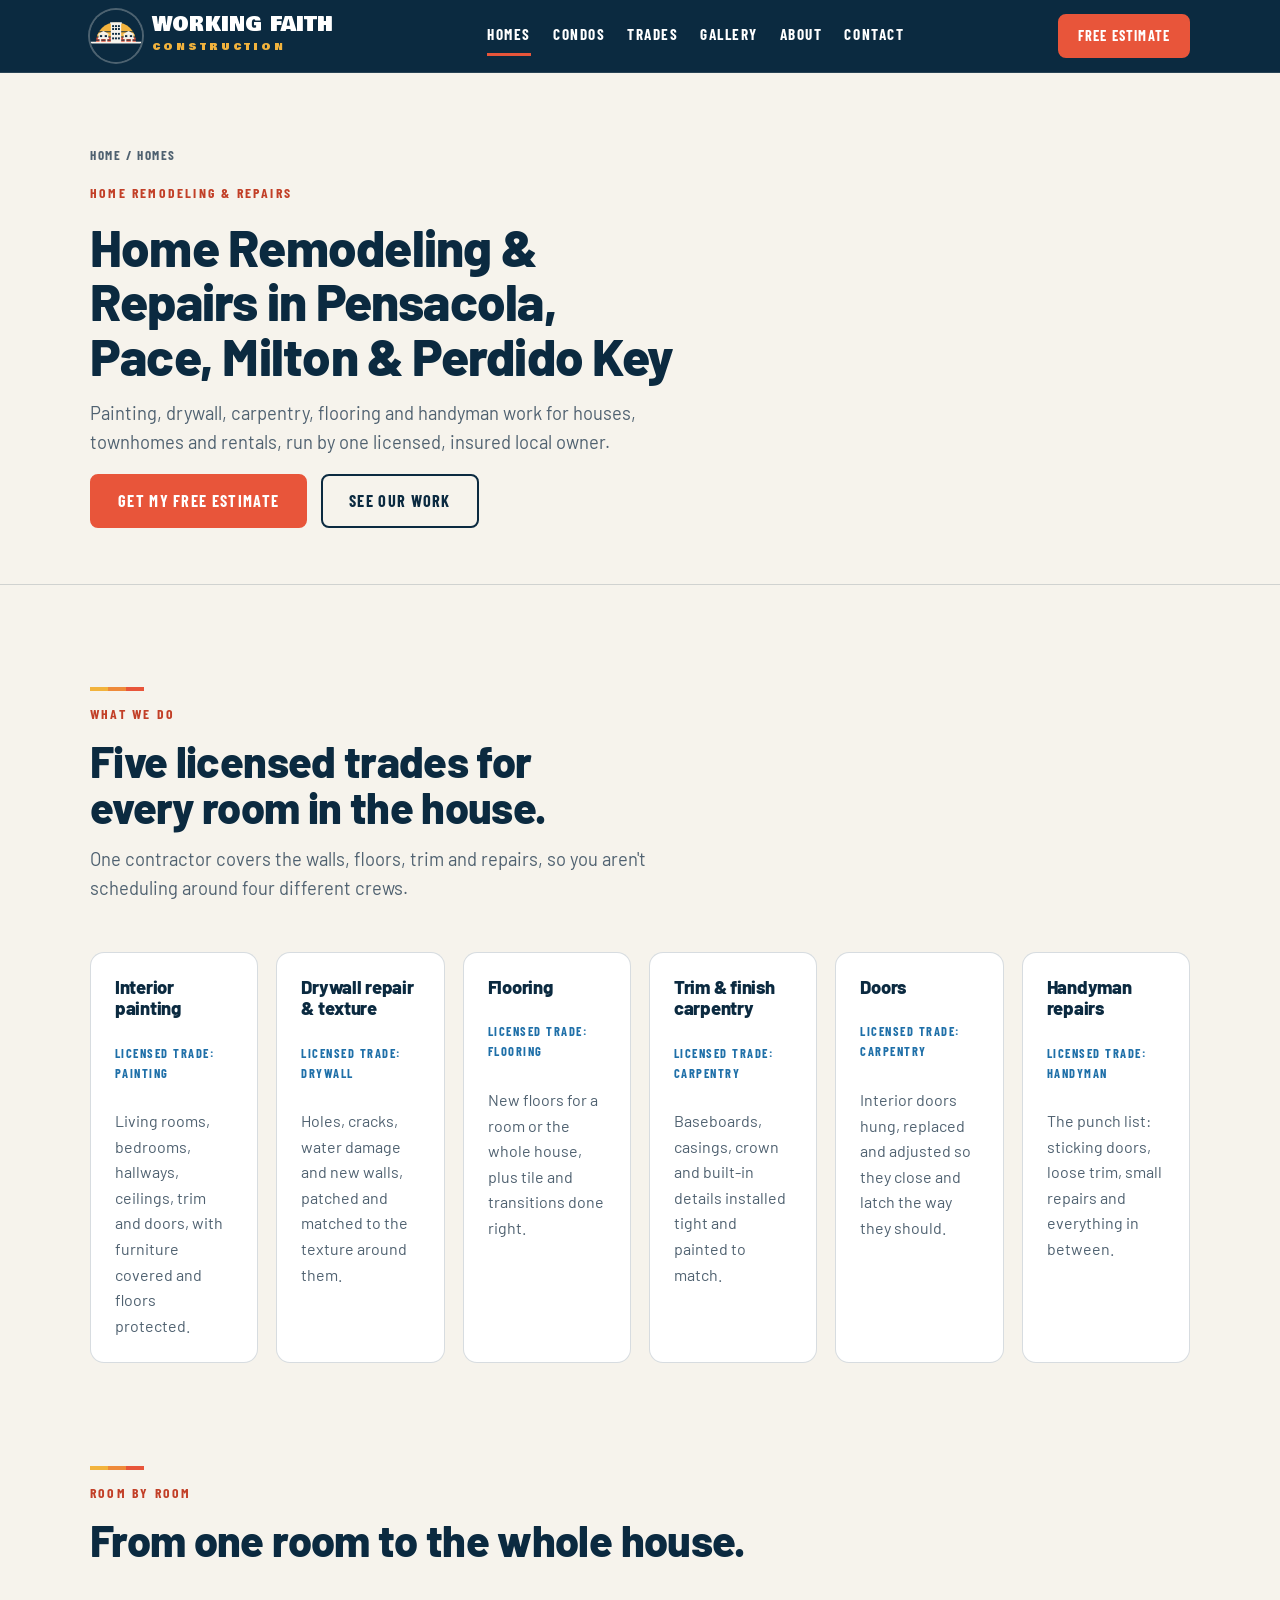
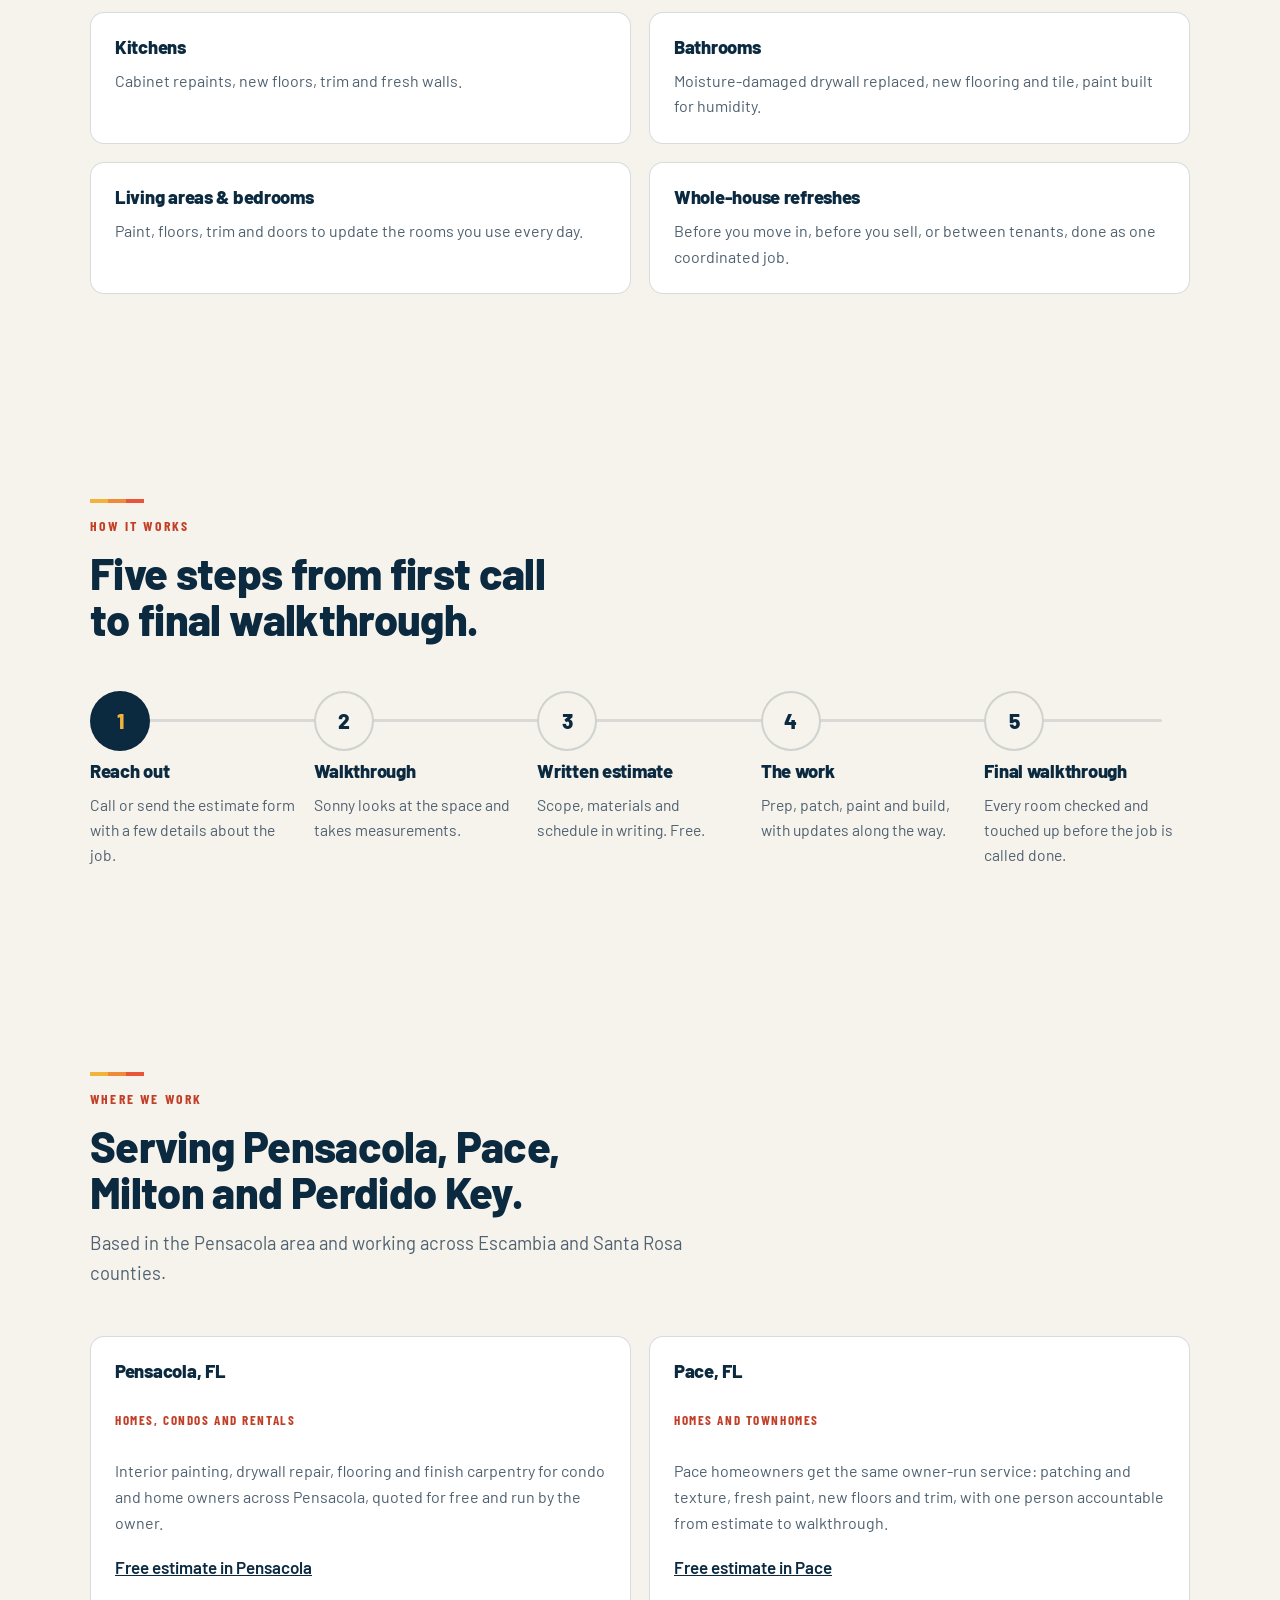
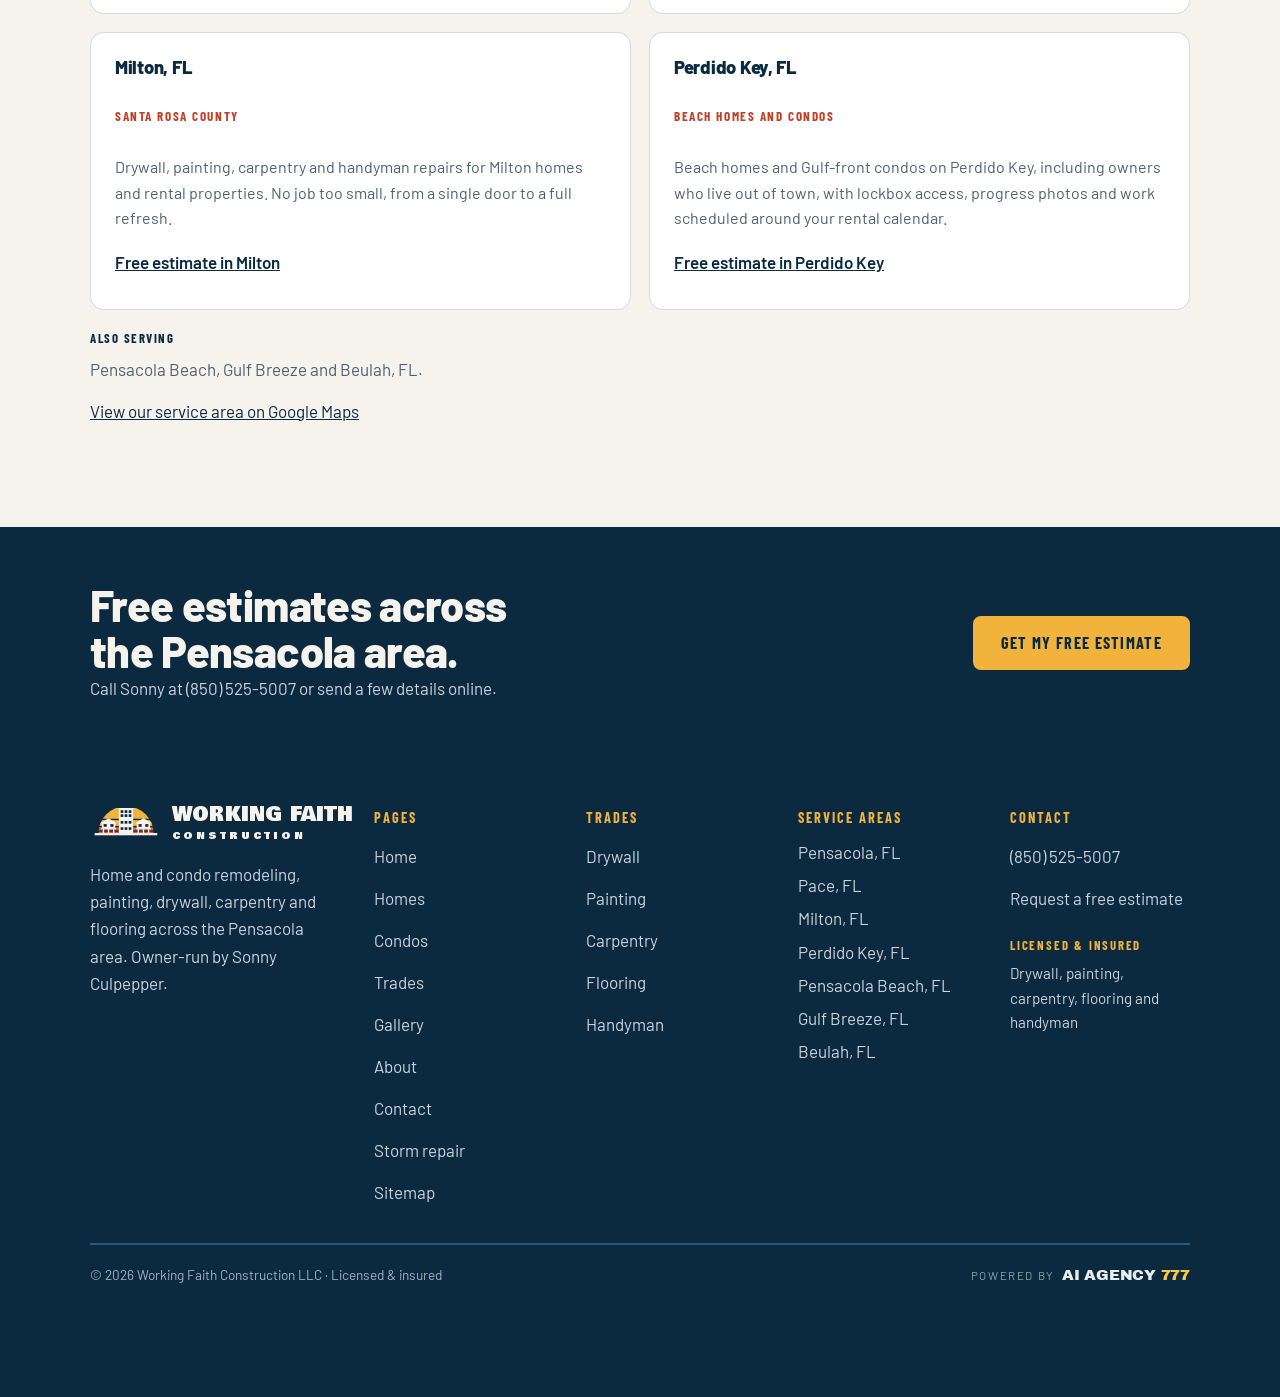
<file: home-remodel.html>
<!doctype html>
<html lang="en">
<head>
<meta charset="utf-8">
<meta name="viewport" content="width=device-width, initial-scale=1, viewport-fit=cover">
<title>Home Remodeling &amp; Repairs in Pensacola, Pace &amp; Milton, FL | Working Faith Construction</title>
<meta name="description" content="Home remodeling and repairs in Pensacola, Pace, Milton and Perdido Key: painting, drywall, carpentry, flooring and handyman work by a licensed, insured local owner. Free estimates.">
<meta name="keywords" content="home remodeling Pensacola, home repair Pensacola, house painting Pensacola, drywall repair Pace FL, flooring installation Milton FL, handyman Pensacola, rental turnover Pensacola, Working Faith Construction, Pensacola contractor, home remodeling Pensacola, home repair Pensacola, condo remodeling Pensacola, painting contractor Pensacola, drywall repair Pensacola, flooring installation Pensacola, carpentry Pensacola, handyman Pensacola, Pace FL contractor, Milton FL contractor, Perdido Key condo remodel">
<link rel="canonical" href="https://workingfaithconstruction.com/home-remodel.html">
<meta name="robots" content="index, follow">
<meta name="geo.region" content="US-FL">
<meta name="geo.placename" content="Pensacola, Florida">
<meta property="og:type" content="website">
<meta property="og:site_name" content="Working Faith Construction">
<meta property="og:title" content="Home Remodeling &amp; Repairs in Pensacola, Pace &amp; Milton, FL | Working Faith Construction">
<meta property="og:description" content="Home remodeling and repairs in Pensacola, Pace, Milton and Perdido Key: painting, drywall, carpentry, flooring and handyman work by a licensed, insured local owner. Free estimates.">
<meta property="og:url" content="https://workingfaithconstruction.com/home-remodel.html">
<meta name="twitter:card" content="summary">
<link rel="icon" href="favicon.svg" type="image/svg+xml">
<link rel="stylesheet" href="https://fonts.googleapis.com/css2?family=Bowlby+One&family=Barlow:wght@400;500;600;700;800&family=Barlow+Condensed:wght@600;700&display=swap">
<link rel="stylesheet" href="https://fonts.googleapis.com/css2?family=Archivo+Black&text=AIGENCY7%20&display=swap">
<link rel="stylesheet" href="site.css">
<script type="application/ld+json">{"@context": "https://schema.org", "@type": "BreadcrumbList", "itemListElement": [{"@type": "ListItem", "position": 1, "name": "Home", "item": "https://workingfaithconstruction.com/"}, {"@type": "ListItem", "position": 2, "name": "Homes", "item": "https://workingfaithconstruction.com/home-remodel.html"}]}</script>
<script type="application/ld+json">{"@context": "https://schema.org", "@type": "Service", "serviceType": "Home remodeling and repairs", "name": "Home remodeling and repairs", "provider": {"@id": "https://workingfaithconstruction.com/#business"}, "areaServed": [{"@type": "City", "name": "Pensacola, FL"}, {"@type": "City", "name": "Pace, FL"}, {"@type": "City", "name": "Milton, FL"}, {"@type": "City", "name": "Perdido Key, FL"}, {"@type": "City", "name": "Pensacola Beach, FL"}, {"@type": "City", "name": "Gulf Breeze, FL"}, {"@type": "City", "name": "Beulah, FL"}]}</script>
</head>
<body>
<svg width="0" height="0" style="position:absolute" aria-hidden="true">
  <defs>
    <clipPath id="sunClip"><path d="M18 78 A62 62 0 0 1 142 78 Z"></path></clipPath>
    <clipPath id="skyClip"><rect x="0" y="0" width="160" height="78"></rect></clipPath>
    <symbol id="mark" viewBox="0 10 160 76">
      <g clip-path="url(#sunClip)">
        <rect x="0" y="16" width="160" height="28" fill="#F2B33D"></rect>
        <rect x="0" y="47" width="160" height="13" fill="#F2B33D"></rect>
        <rect x="0" y="63" width="160" height="7" fill="#E8553A"></rect>
        <rect x="0" y="73" width="160" height="5" fill="#E8553A"></rect>
      </g>
      <g fill="currentColor">
        <path d="M62 16 H98 V21 H96 V78 H64 V21 H62 Z"></path>
        <path d="M22 54 L41 43 L60 54 Z"></path><rect x="26" y="53" width="30" height="13"></rect><rect x="24" y="65" width="34" height="2.5"></rect><rect x="28" y="67" width="3" height="11"></rect><rect x="39.5" y="67" width="3" height="11"></rect><rect x="51" y="67" width="3" height="11"></rect>
        <path d="M100 54 L119 43 L138 54 Z"></path><rect x="104" y="53" width="30" height="13"></rect><rect x="102" y="65" width="34" height="2.5"></rect><rect x="106" y="67" width="3" height="11"></rect><rect x="117.5" y="67" width="3" height="11"></rect><rect x="129" y="67" width="3" height="11"></rect>
      </g>
      <g style="fill:var(--win,#F6F3EC)"><rect x="68" y="25" width="6" height="6"></rect><rect x="77" y="25" width="6" height="6"></rect><rect x="86" y="25" width="6" height="6"></rect><rect x="68" y="34" width="6" height="6"></rect><rect x="77" y="34" width="6" height="6"></rect><rect x="86" y="34" width="6" height="6"></rect><rect x="68" y="49" width="6" height="6"></rect><rect x="77" y="49" width="6" height="6"></rect><rect x="86" y="49" width="6" height="6"></rect><rect x="68" y="63" width="6" height="6"></rect><rect x="77" y="63" width="6" height="6"></rect><rect x="86" y="63" width="6" height="6"></rect><rect x="30" y="56" width="7" height="6"></rect><rect x="45" y="56" width="7" height="6"></rect><rect x="108" y="56" width="7" height="6"></rect><rect x="123" y="56" width="7" height="6"></rect></g>
      <rect x="10" y="76" width="140" height="5" fill="currentColor"></rect>
    </symbol>
    <clipPath id="badgeClip"><circle cx="50" cy="50" r="50"></circle></clipPath>
    <symbol id="badge" viewBox="0 0 100 100">
      <circle cx="50" cy="50" r="50" fill="#0B2A40"></circle>
      <g clip-path="url(#badgeClip)">
        <g transform="translate(0.4 13.64) scale(0.62)">
          <g clip-path="url(#sunClip)">
            <rect x="0" y="16" width="160" height="28" fill="#F2B33D"></rect>
            <rect x="0" y="47" width="160" height="13" fill="#F2B33D"></rect>
            <rect x="0" y="63" width="160" height="7" fill="#E8553A"></rect>
            <rect x="0" y="73" width="160" height="5" fill="#E8553A"></rect>
          </g>
          <g fill="#F6F3EC">
            <path d="M62 16 H98 V21 H96 V78 H64 V21 H62 Z"></path>
            <path d="M22 54 L41 43 L60 54 Z"></path><rect x="26" y="53" width="30" height="13"></rect><rect x="24" y="64" width="34" height="4"></rect><rect x="29" y="67" width="5" height="11"></rect><rect x="48" y="67" width="5" height="11"></rect>
            <path d="M100 54 L119 43 L138 54 Z"></path><rect x="104" y="53" width="30" height="13"></rect><rect x="102" y="64" width="34" height="4"></rect><rect x="107" y="67" width="5" height="11"></rect><rect x="126" y="67" width="5" height="11"></rect>
          </g>
          <g fill="#0B2A40"><rect x="68" y="25" width="6" height="6"></rect><rect x="77" y="25" width="6" height="6"></rect><rect x="86" y="25" width="6" height="6"></rect><rect x="68" y="34" width="6" height="6"></rect><rect x="77" y="34" width="6" height="6"></rect><rect x="86" y="34" width="6" height="6"></rect><rect x="68" y="49" width="6" height="6"></rect><rect x="77" y="49" width="6" height="6"></rect><rect x="86" y="49" width="6" height="6"></rect><rect x="68" y="63" width="6" height="6"></rect><rect x="77" y="63" width="6" height="6"></rect><rect x="86" y="63" width="6" height="6"></rect><rect x="30" y="56" width="7" height="6"></rect><rect x="45" y="56" width="7" height="6"></rect><rect x="108" y="56" width="7" height="6"></rect><rect x="123" y="56" width="7" height="6"></rect></g>
        </g>
        <rect x="0" y="61" width="100" height="3.4" fill="#F6F3EC"></rect>
      </g>
    </symbol>
    <symbol id="ico-x" viewBox="0 0 24 24"><circle cx="12" cy="12" r="11" fill="#E2DACA"></circle><path d="M8 8l8 8M16 8l-8 8" stroke="#4F6170" stroke-width="2.5" stroke-linecap="round"></path></symbol>
    <symbol id="ico-check" viewBox="0 0 24 24"><circle cx="12" cy="12" r="11" fill="#F2B33D"></circle><path d="M7 12.5l3.2 3.2L17 9" fill="none" stroke="#0B2A40" stroke-width="2.6" stroke-linecap="round" stroke-linejoin="round"></path></symbol>
  </defs>
</svg>
<a class="skip" href="#main">Skip to content</a>
<header class="site">
  <div class="wrap">
    <a class="brand" href="index.html" aria-label="Working Faith Construction, home">
      <svg class="badge" viewBox="0 0 100 100" aria-hidden="true"><use href="#badge"></use></svg>
      <span><b>WORKING FAITH</b><small>CONSTRUCTION</small></span>
    </a>
    <nav class="main" id="mainNav" aria-label="Main">
      <a href="home-remodel.html" aria-current="page">Homes</a>
      <a href="condo-remodel.html">Condos</a>
      <a href="trades.html">Trades</a>
      <a href="gallery.html">Gallery</a>
      <a href="about.html">About</a>
      <a href="contact.html">Contact</a>
    </nav>
    <div class="head-right">
      <a class="btn" href="contact.html#estimate">Free estimate</a>
      <button class="menu-btn" id="menuBtn" type="button" aria-expanded="false" aria-controls="mainNav" aria-label="Menu"><svg viewBox="0 0 24 24" fill="none" stroke="currentColor" stroke-width="2.4" stroke-linecap="round" aria-hidden="true"><path d="M4 7h16M4 12h16M4 17h16"></path></svg></button>
    </div>
  </div>
</header>
<main id="main">
<section class="page-hero">
  <div class="wrap">
    <p class="crumbs"><a href="index.html">Home</a> / Homes</p>
    <span class="eyebrow">Home remodeling &amp; repairs</span>
    <h1>Home Remodeling &amp; Repairs in Pensacola, Pace, Milton &amp; Perdido Key</h1>
    <p class="lede">Painting, drywall, carpentry, flooring and handyman work for houses, townhomes and rentals, run by one licensed, insured local owner.</p>
    <div class="cta-row"><a class="btn" href="contact.html#estimate">Get my free estimate</a><a class="btn ghost" href="gallery.html">See our work</a></div>
  </div>
</section>
<section class="block" id="scope">
  <div class="wrap">
    <div class="sec-head reveal">
      <span class="eyebrow">What we do</span>
      <h2>Five licensed trades for every room in the house.</h2>
      <p class="lede">One contractor covers the walls, floors, trim and repairs, so you aren't scheduling around four different crews.</p>
    </div>
    <div class="scope">
      <article class="reveal"><h3>Interior painting</h3><h4>Licensed trade: Painting</h4><p>Living rooms, bedrooms, hallways, ceilings, trim and doors, with furniture covered and floors protected.</p></article>
      <article class="reveal"><h3>Drywall repair &amp; texture</h3><h4>Licensed trade: Drywall</h4><p>Holes, cracks, water damage and new walls, patched and matched to the texture around them.</p></article>
      <article class="reveal"><h3>Flooring</h3><h4>Licensed trade: Flooring</h4><p>New floors for a room or the whole house, plus tile and transitions done right.</p></article>
      <article class="reveal"><h3>Trim &amp; finish carpentry</h3><h4>Licensed trade: Carpentry</h4><p>Baseboards, casings, crown and built-in details installed tight and painted to match.</p></article>
      <article class="reveal"><h3>Doors</h3><h4>Licensed trade: Carpentry</h4><p>Interior doors hung, replaced and adjusted so they close and latch the way they should.</p></article>
      <article class="reveal"><h3>Handyman repairs</h3><h4>Licensed trade: Handyman</h4><p>The punch list: sticking doors, loose trim, small repairs and everything in between.</p></article>
    </div>
  </div>
</section>
<section class="block" style="padding-top:0">
  <div class="wrap">
    <div class="sec-head reveal">
      <span class="eyebrow">Room by room</span>
      <h2>From one room to the whole house.</h2>
    </div>
    <div class="cities">
      <article class="city reveal"><h3>Kitchens</h3><p>Cabinet repaints, new floors, trim and fresh walls.</p></article>
      <article class="city reveal"><h3>Bathrooms</h3><p>Moisture-damaged drywall replaced, new flooring and tile, paint built for humidity.</p></article>
      <article class="city reveal"><h3>Living areas &amp; bedrooms</h3><p>Paint, floors, trim and doors to update the rooms you use every day.</p></article>
      <article class="city reveal"><h3>Whole-house refreshes</h3><p>Before you move in, before you sell, or between tenants, done as one coordinated job.</p></article>
    </div>
  </div>
</section>
<section class="block" id="process">
  <div class="wrap">
    <div class="sec-head reveal">
      <span class="eyebrow">How it works</span>
      <h2>Five steps from first call to final walkthrough.</h2>
    </div>
    <ol class="steps" id="steps">
      <li class="step on"><span class="num">1</span><h3>Reach out</h3><p>Call or send the estimate form with a few details about the job.</p></li>
      <li class="step"><span class="num">2</span><h3>Walkthrough</h3><p>Sonny looks at the space and takes measurements.</p></li>
      <li class="step"><span class="num">3</span><h3>Written estimate</h3><p>Scope, materials and schedule in writing. Free.</p></li>
      <li class="step"><span class="num">4</span><h3>The work</h3><p>Prep, patch, paint and build, with updates along the way.</p></li>
      <li class="step"><span class="num">5</span><h3>Final walkthrough</h3><p>Every room checked and touched up before the job is called done.</p></li>
    </ol>
  </div>
</section>
<section class="block" id="areas">
  <div class="wrap">
    <div class="sec-head reveal">
      <span class="eyebrow">Where we work</span>
      <h2>Serving Pensacola, Pace, Milton and Perdido Key.</h2>
      <p class="lede">Based in the Pensacola area and working across Escambia and Santa Rosa counties.</p>
    </div>
    <div class="cities">
      <article class="city reveal">
        <h3>Pensacola, FL</h3>
        <h4>Homes, condos and rentals</h4>
        <p>Interior painting, drywall repair, flooring and finish carpentry for condo and home owners across Pensacola, quoted for free and run by the owner.</p>
        <a href="contact.html#estimate">Free estimate in Pensacola</a>
      </article>
      <article class="city reveal">
        <h3>Pace, FL</h3>
        <h4>Homes and townhomes</h4>
        <p>Pace homeowners get the same owner-run service: patching and texture, fresh paint, new floors and trim, with one person accountable from estimate to walkthrough.</p>
        <a href="contact.html#estimate">Free estimate in Pace</a>
      </article>
      <article class="city reveal">
        <h3>Milton, FL</h3>
        <h4>Santa Rosa County</h4>
        <p>Drywall, painting, carpentry and handyman repairs for Milton homes and rental properties. No job too small, from a single door to a full refresh.</p>
        <a href="contact.html#estimate">Free estimate in Milton</a>
      </article>
      <article class="city reveal">
        <h3>Perdido Key, FL</h3>
        <h4>Beach homes and condos</h4>
        <p>Beach homes and Gulf-front condos on Perdido Key, including owners who live out of town, with lockbox access, progress photos and work scheduled around your rental calendar.</p>
        <a href="contact.html#estimate">Free estimate in Perdido Key</a>
      </article>
    </div>
    <div class="also reveal"><h5>Also serving</h5><p>Pensacola Beach, Gulf Breeze and Beulah, FL.</p></div>
    <p style="margin-top:14px"><a href="https://www.google.com/maps/search/?api=1&amp;query=Pensacola%2C%20FL" target="_blank" rel="noopener">View our service area on Google Maps</a></p>
  </div>
</section>
</main>
<section class="cta-band">
  <div class="wrap">
    <div>
      <h2>Free estimates across the Pensacola area.</h2>
      <p>Call Sonny at (850) 525-5007 or send a few details online.</p>
    </div>
    <a class="btn gold" href="contact.html#estimate">Get my free estimate</a>
  </div>
</section>
<footer class="site">
  <div class="wrap">
    <div>
      <a class="brand" href="index.html" aria-label="Working Faith Construction, home">
        <svg viewBox="0 10 160 76" aria-hidden="true" style="color:#F6F3EC;--win:#0B2A40"><use href="#mark"></use></svg>
        <span><b>WORKING FAITH</b><small>CONSTRUCTION</small></span>
      </a>
      <p style="margin-top:16px;max-width:42ch;color:#C9D4DC">Home and condo remodeling, painting, drywall, carpentry and flooring across the Pensacola area. Owner-run by Sonny Culpepper.</p>
    </div>
    <div><h4>Pages</h4><ul><li><a href="index.html">Home</a></li><li><a href="home-remodel.html">Homes</a></li><li><a href="condo-remodel.html">Condos</a></li><li><a href="trades.html">Trades</a></li><li><a href="gallery.html">Gallery</a></li><li><a href="about.html">About</a></li><li><a href="contact.html">Contact</a></li><li><a href="storm-repair.html">Storm repair</a></li><li><a href="sitemap.xml">Sitemap</a></li></ul></div>
    <div><h4>Trades</h4><ul><li><a href="drywall-repair.html">Drywall</a></li><li><a href="interior-painting.html">Painting</a></li><li><a href="carpentry-trim.html">Carpentry</a></li><li><a href="flooring-installation.html">Flooring</a></li><li><a href="handyman-services.html">Handyman</a></li></ul></div>
    <div><h4>Service areas</h4><ul><li>Pensacola, FL</li><li>Pace, FL</li><li>Milton, FL</li><li>Perdido Key, FL</li><li>Pensacola Beach, FL</li><li>Gulf Breeze, FL</li><li>Beulah, FL</li></ul></div>
    <div><h4>Contact</h4><ul><li><a href="tel:+18505255007">(850) 525-5007</a></li><li><a href="contact.html#estimate">Request a free estimate</a></li></ul><h5 class="fh5">Licensed &amp; insured</h5><p class="fp">Drywall, painting, carpentry, flooring and handyman</p></div>
    <p class="legal"><span>© 2026 Working Faith Construction LLC · Licensed &amp; insured</span><span class="powered"><span class="pb">Powered by</span> <a class="aa777" href="https://aiagency777.com" target="_blank" rel="noopener" aria-label="AI Agency 777"><span class="aa-name">AI AGENCY</span> <span class="aa-num">777</span></a></span></p>
  </div>
</footer>
<div class="callbar">
  <a class="btn gold" href="tel:+18505255007">Call (850) 525-5007</a>
  <a class="btn" href="contact.html#estimate">Free estimate</a>
</div>
<script src="site.js"></script>
</body>
</html>
</file>
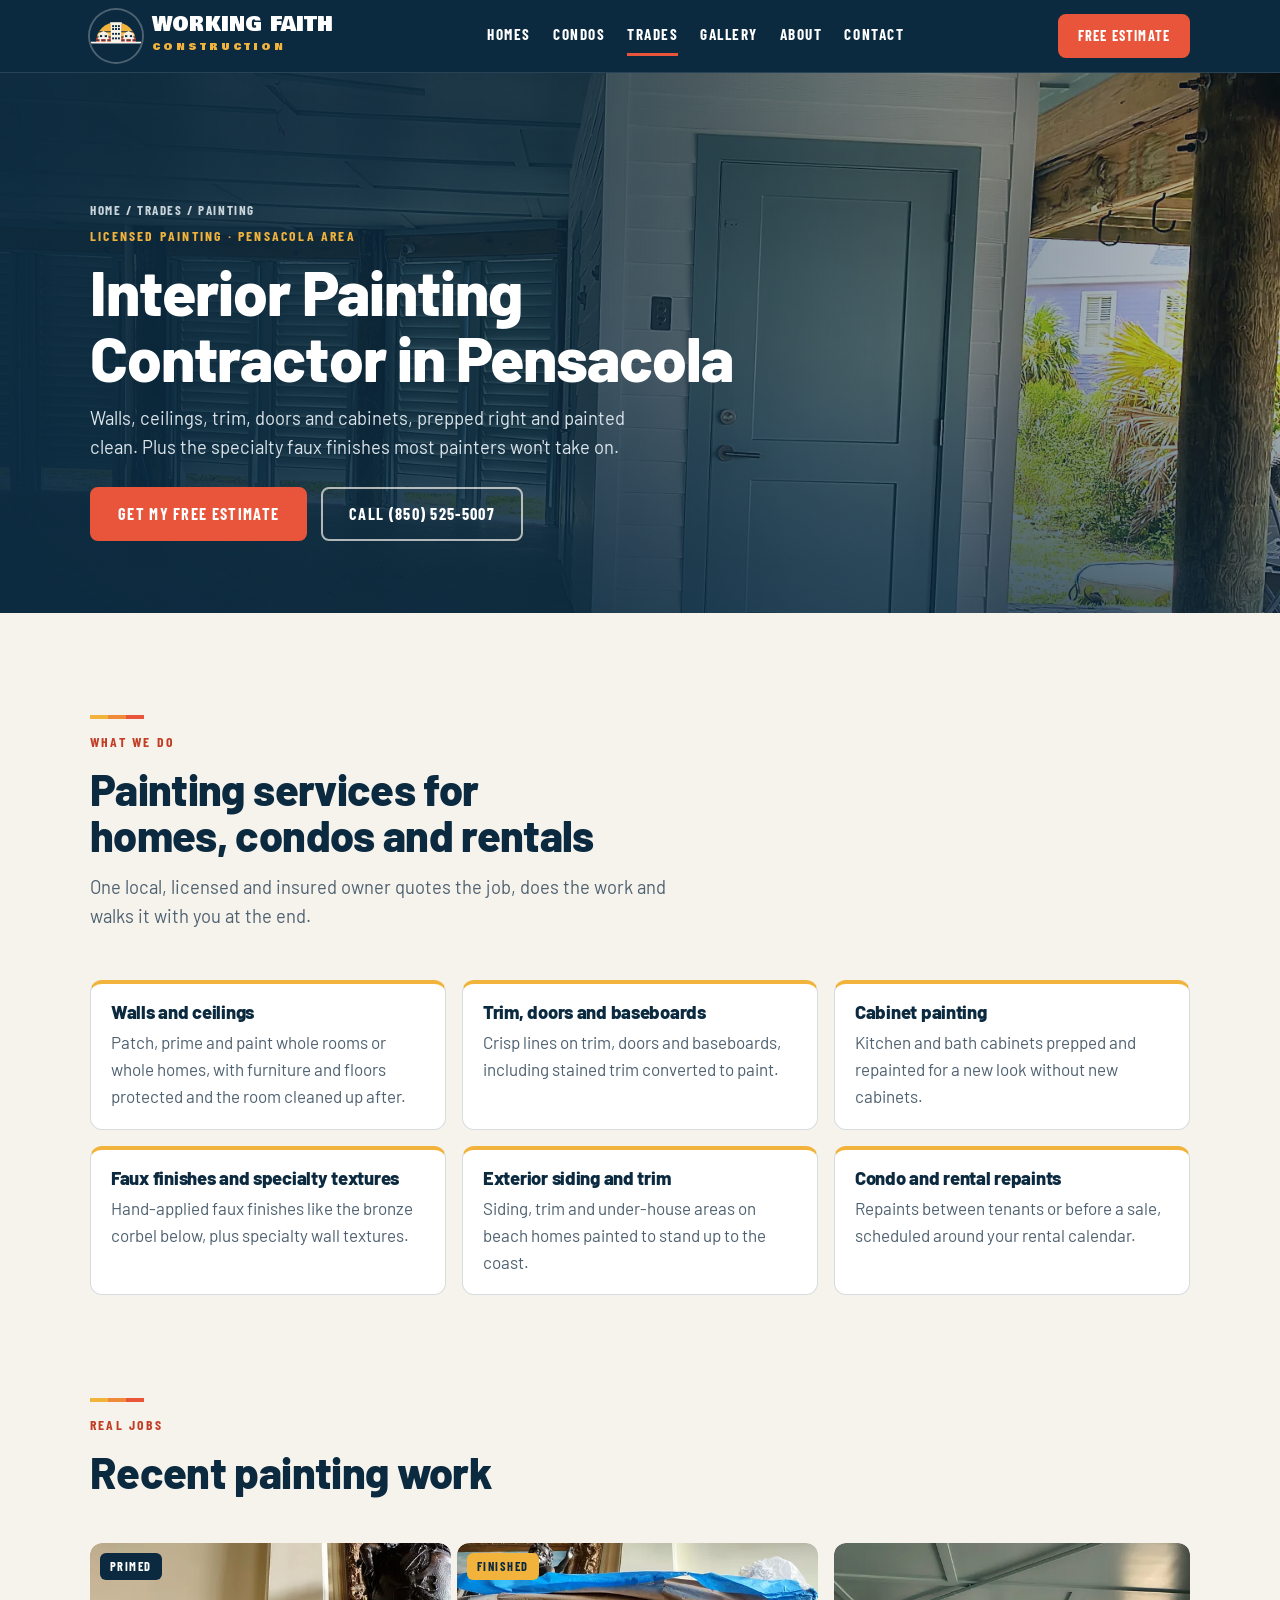
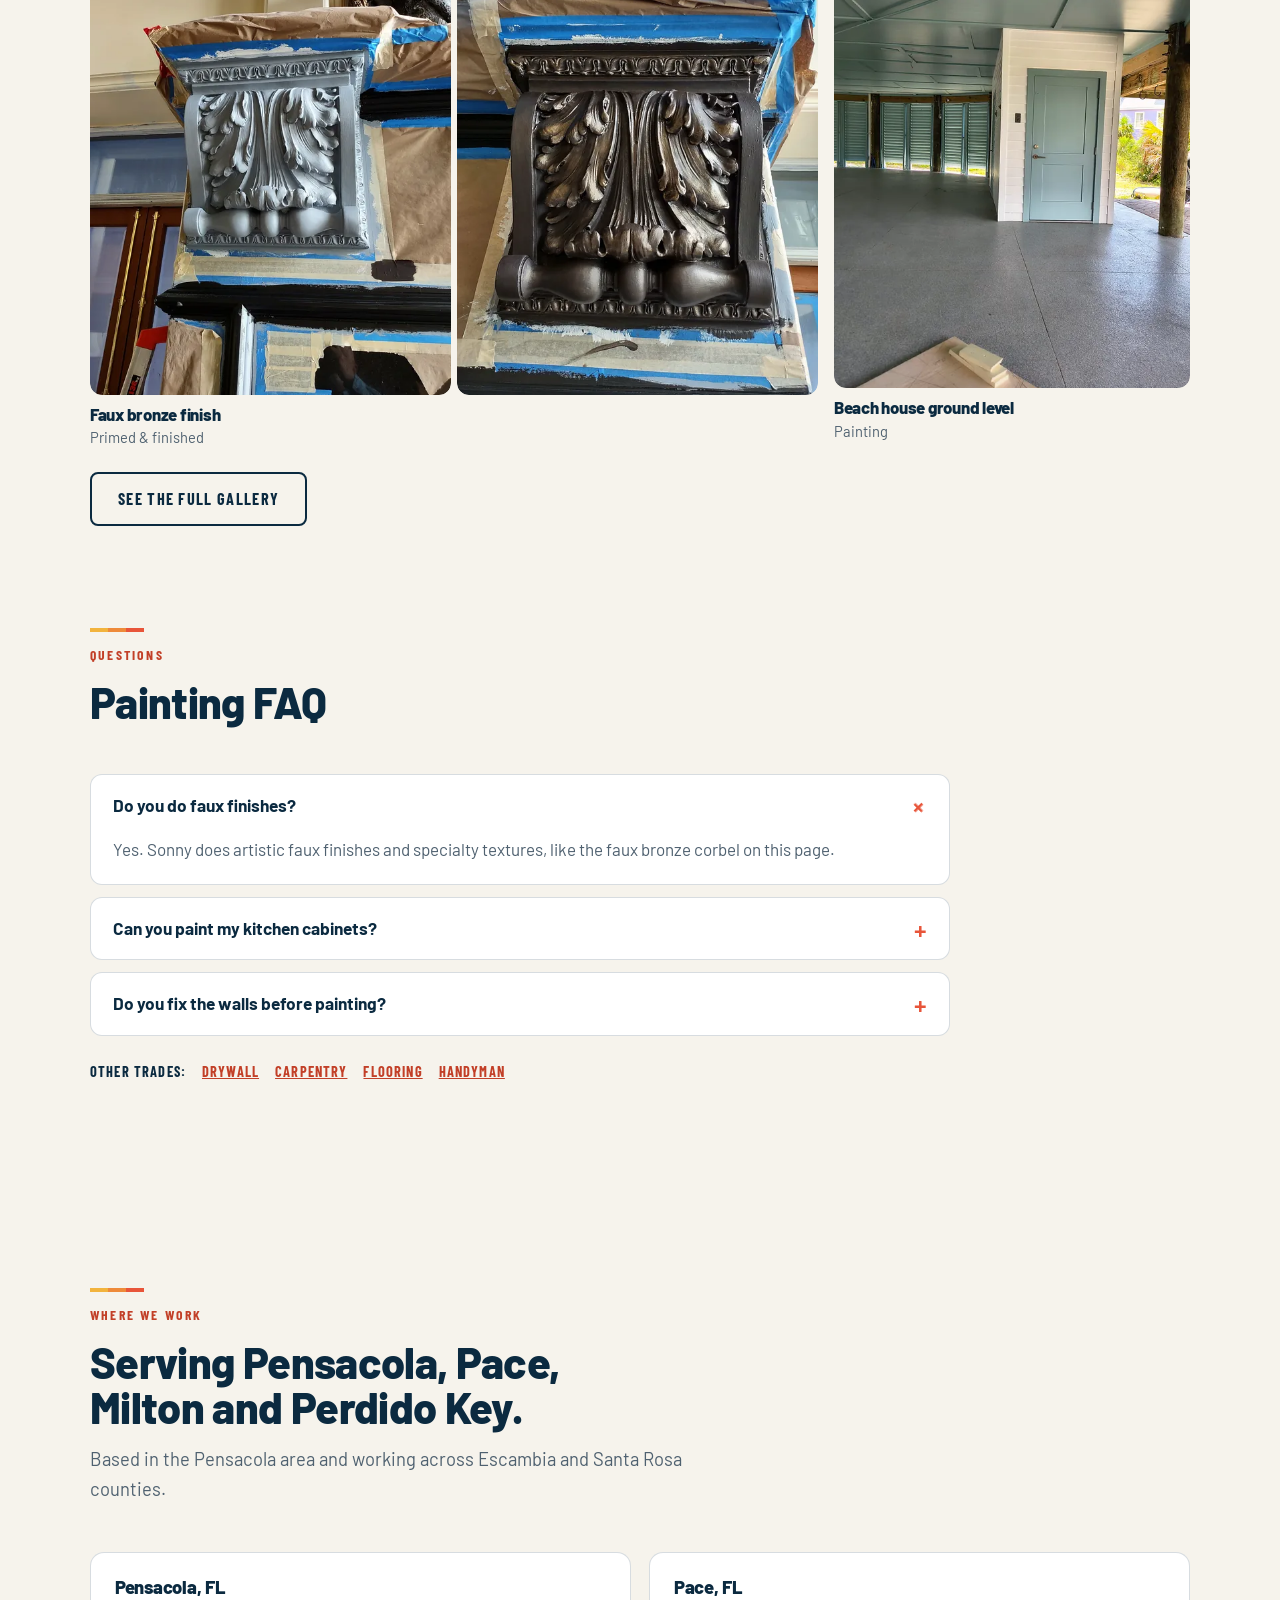
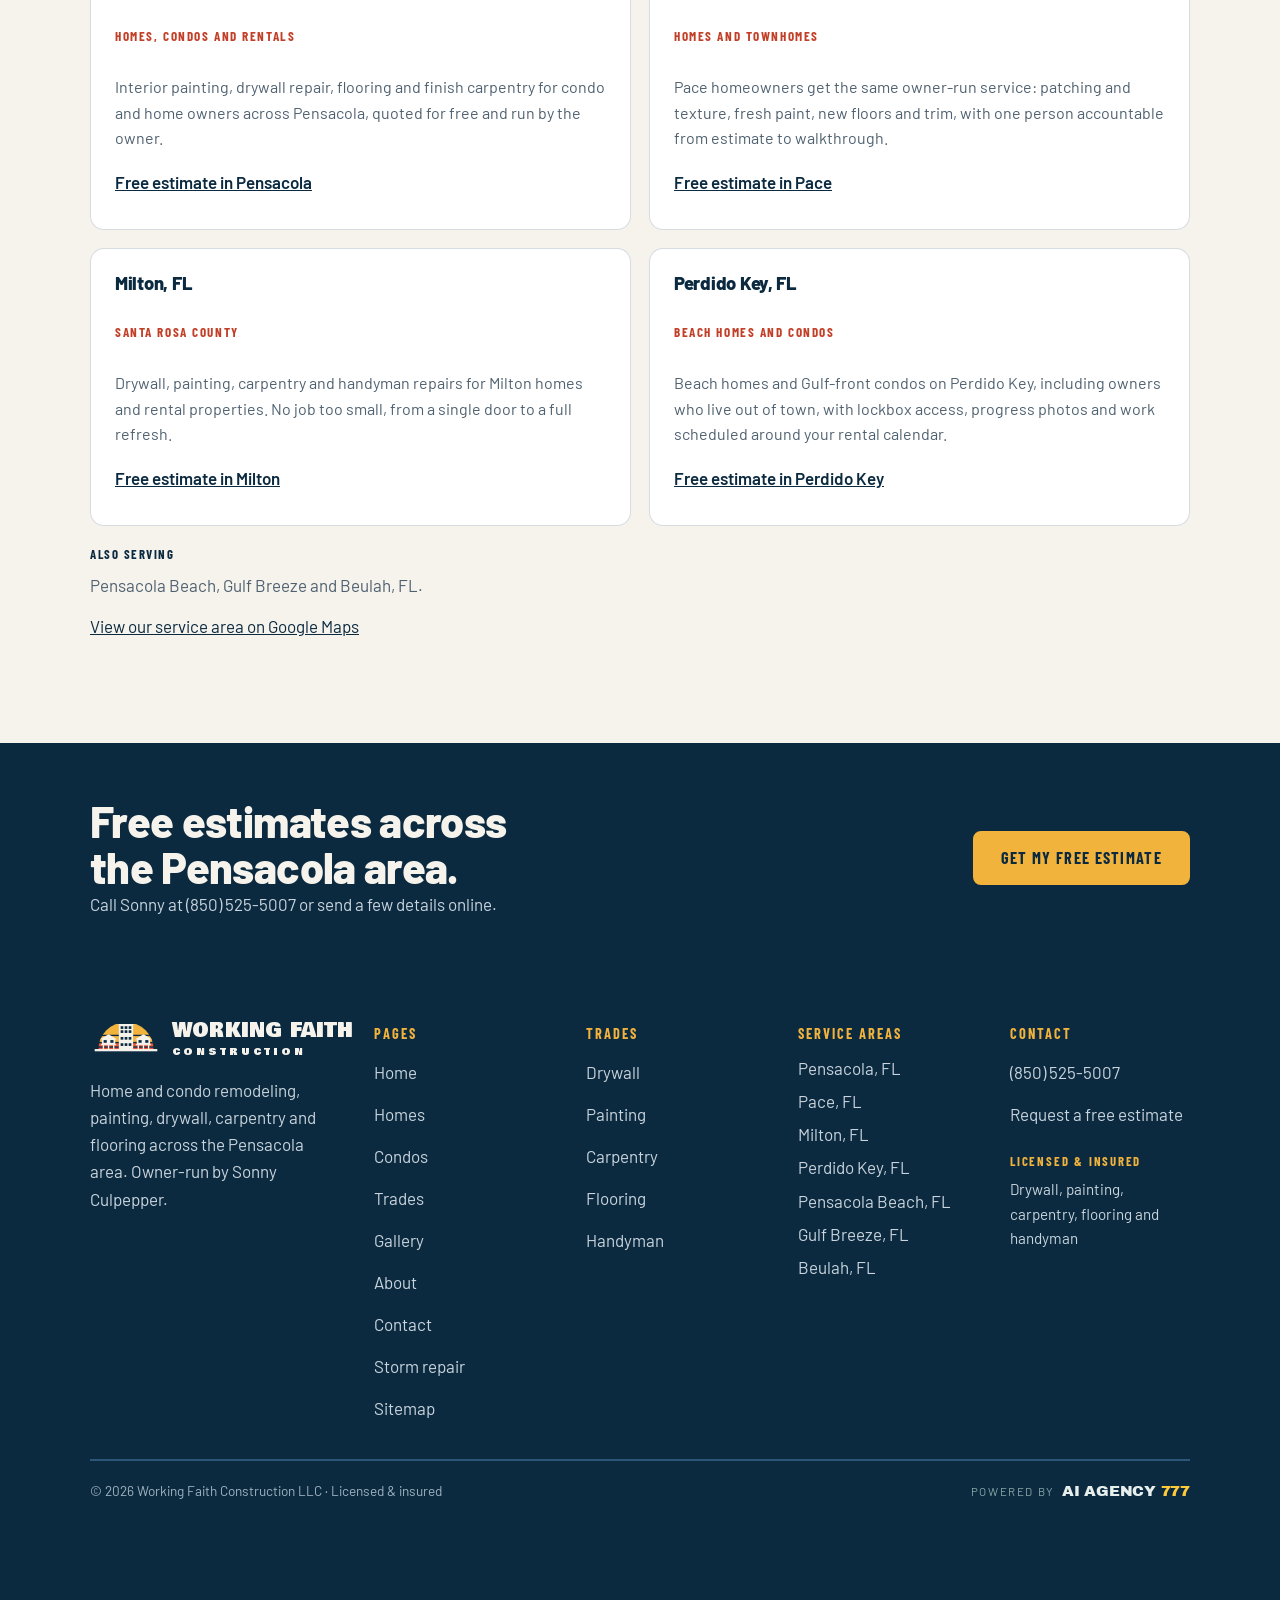
<file: interior-painting.html>
<!doctype html>
<html lang="en">
<head>
<meta charset="utf-8">
<meta name="viewport" content="width=device-width, initial-scale=1, viewport-fit=cover">
<title>Painting Contractor in Pensacola, FL | Interior, Cabinets &amp; Faux Finishes | Working Faith Construction</title>
<meta name="description" content="Painting contractor in Pensacola, Gulf Breeze, Pace, Milton and Perdido Key: interior walls and ceilings, trim, doors, cabinets, exterior siding and faux finishes. Licensed, insured, free estimates.">
<meta name="keywords" content="painting contractor Pensacola, interior painting Pensacola, house painters Pensacola, cabinet painting Pensacola, faux finish painter Pensacola, ceiling painting Gulf Breeze, condo painting Perdido Key, painter Pace FL, painter Milton FL, exterior trim painting Pensacola, Working Faith Construction, Pensacola contractor, home remodeling Pensacola, home repair Pensacola, condo remodeling Pensacola, painting contractor Pensacola, drywall repair Pensacola, flooring installation Pensacola, carpentry Pensacola, handyman Pensacola, Pace FL contractor, Milton FL contractor, Perdido Key condo remodel">
<link rel="canonical" href="https://workingfaithconstruction.com/interior-painting.html">
<meta name="robots" content="index, follow">
<meta name="geo.region" content="US-FL">
<meta name="geo.placename" content="Pensacola, Florida">
<meta property="og:type" content="website">
<meta property="og:site_name" content="Working Faith Construction">
<meta property="og:title" content="Painting Contractor in Pensacola, FL | Interior, Cabinets &amp; Faux Finishes | Working Faith Construction">
<meta property="og:description" content="Painting contractor in Pensacola, Gulf Breeze, Pace, Milton and Perdido Key: interior walls and ceilings, trim, doors, cabinets, exterior siding and faux finishes. Licensed, insured, free estimates.">
<meta property="og:url" content="https://workingfaithconstruction.com/interior-painting.html">
<meta name="twitter:card" content="summary_large_image">
<meta property="og:image" content="https://workingfaithconstruction.com/img/slides/beach-house.webp">
<link rel="icon" href="favicon.svg" type="image/svg+xml">
<link rel="stylesheet" href="https://fonts.googleapis.com/css2?family=Bowlby+One&family=Barlow:wght@400;500;600;700;800&family=Barlow+Condensed:wght@600;700&display=swap">
<link rel="stylesheet" href="https://fonts.googleapis.com/css2?family=Archivo+Black&text=AIGENCY7%20&display=swap">
<link rel="stylesheet" href="site.css">
<script type="application/ld+json">{"@context": "https://schema.org", "@type": "BreadcrumbList", "itemListElement": [{"@type": "ListItem", "position": 1, "name": "Home", "item": "https://workingfaithconstruction.com/"}, {"@type": "ListItem", "position": 2, "name": "Trades", "item": "https://workingfaithconstruction.com/trades.html"}, {"@type": "ListItem", "position": 3, "name": "Painting", "item": "https://workingfaithconstruction.com/interior-painting.html"}]}</script>
<script type="application/ld+json">{"@context": "https://schema.org", "@type": "Service", "serviceType": "Interior Painting Contractor", "name": "Interior Painting Contractor in Pensacola", "provider": {"@id": "https://workingfaithconstruction.com/#business"}, "areaServed": [{"@type": "City", "name": "Pensacola, FL"}, {"@type": "City", "name": "Pace, FL"}, {"@type": "City", "name": "Milton, FL"}, {"@type": "City", "name": "Perdido Key, FL"}, {"@type": "City", "name": "Pensacola Beach, FL"}, {"@type": "City", "name": "Gulf Breeze, FL"}, {"@type": "City", "name": "Beulah, FL"}], "hasOfferCatalog": {"@type": "OfferCatalog", "name": "Painting services", "itemListElement": [{"@type": "Offer", "itemOffered": {"@type": "Service", "name": "Walls and ceilings"}}, {"@type": "Offer", "itemOffered": {"@type": "Service", "name": "Trim, doors and baseboards"}}, {"@type": "Offer", "itemOffered": {"@type": "Service", "name": "Cabinet painting"}}, {"@type": "Offer", "itemOffered": {"@type": "Service", "name": "Faux finishes and specialty textures"}}, {"@type": "Offer", "itemOffered": {"@type": "Service", "name": "Exterior siding and trim"}}, {"@type": "Offer", "itemOffered": {"@type": "Service", "name": "Condo and rental repaints"}}]}}</script>
<script type="application/ld+json">{"@context": "https://schema.org", "@type": "FAQPage", "mainEntity": [{"@type": "Question", "name": "Do you do faux finishes?", "acceptedAnswer": {"@type": "Answer", "text": "Yes. Sonny does artistic faux finishes and specialty textures, like the faux bronze corbel on this page."}}, {"@type": "Question", "name": "Can you paint my kitchen cabinets?", "acceptedAnswer": {"@type": "Answer", "text": "Yes. Cabinets are cleaned, sanded, primed and painted. We'll talk through colors and sheen at the walkthrough."}}, {"@type": "Question", "name": "Do you fix the walls before painting?", "acceptedAnswer": {"@type": "Answer", "text": "Yes. Drywall is one of our licensed trades, so holes, cracks and dings get repaired before the paint goes on."}}]}</script>
</head>
<body>
<svg width="0" height="0" style="position:absolute" aria-hidden="true">
  <defs>
    <clipPath id="sunClip"><path d="M18 78 A62 62 0 0 1 142 78 Z"></path></clipPath>
    <clipPath id="skyClip"><rect x="0" y="0" width="160" height="78"></rect></clipPath>
    <symbol id="mark" viewBox="0 10 160 76">
      <g clip-path="url(#sunClip)">
        <rect x="0" y="16" width="160" height="28" fill="#F2B33D"></rect>
        <rect x="0" y="47" width="160" height="13" fill="#F2B33D"></rect>
        <rect x="0" y="63" width="160" height="7" fill="#E8553A"></rect>
        <rect x="0" y="73" width="160" height="5" fill="#E8553A"></rect>
      </g>
      <g fill="currentColor">
        <path d="M62 16 H98 V21 H96 V78 H64 V21 H62 Z"></path>
        <path d="M22 54 L41 43 L60 54 Z"></path><rect x="26" y="53" width="30" height="13"></rect><rect x="24" y="65" width="34" height="2.5"></rect><rect x="28" y="67" width="3" height="11"></rect><rect x="39.5" y="67" width="3" height="11"></rect><rect x="51" y="67" width="3" height="11"></rect>
        <path d="M100 54 L119 43 L138 54 Z"></path><rect x="104" y="53" width="30" height="13"></rect><rect x="102" y="65" width="34" height="2.5"></rect><rect x="106" y="67" width="3" height="11"></rect><rect x="117.5" y="67" width="3" height="11"></rect><rect x="129" y="67" width="3" height="11"></rect>
      </g>
      <g style="fill:var(--win,#F6F3EC)"><rect x="68" y="25" width="6" height="6"></rect><rect x="77" y="25" width="6" height="6"></rect><rect x="86" y="25" width="6" height="6"></rect><rect x="68" y="34" width="6" height="6"></rect><rect x="77" y="34" width="6" height="6"></rect><rect x="86" y="34" width="6" height="6"></rect><rect x="68" y="49" width="6" height="6"></rect><rect x="77" y="49" width="6" height="6"></rect><rect x="86" y="49" width="6" height="6"></rect><rect x="68" y="63" width="6" height="6"></rect><rect x="77" y="63" width="6" height="6"></rect><rect x="86" y="63" width="6" height="6"></rect><rect x="30" y="56" width="7" height="6"></rect><rect x="45" y="56" width="7" height="6"></rect><rect x="108" y="56" width="7" height="6"></rect><rect x="123" y="56" width="7" height="6"></rect></g>
      <rect x="10" y="76" width="140" height="5" fill="currentColor"></rect>
    </symbol>
    <clipPath id="badgeClip"><circle cx="50" cy="50" r="50"></circle></clipPath>
    <symbol id="badge" viewBox="0 0 100 100">
      <circle cx="50" cy="50" r="50" fill="#0B2A40"></circle>
      <g clip-path="url(#badgeClip)">
        <g transform="translate(0.4 13.64) scale(0.62)">
          <g clip-path="url(#sunClip)">
            <rect x="0" y="16" width="160" height="28" fill="#F2B33D"></rect>
            <rect x="0" y="47" width="160" height="13" fill="#F2B33D"></rect>
            <rect x="0" y="63" width="160" height="7" fill="#E8553A"></rect>
            <rect x="0" y="73" width="160" height="5" fill="#E8553A"></rect>
          </g>
          <g fill="#F6F3EC">
            <path d="M62 16 H98 V21 H96 V78 H64 V21 H62 Z"></path>
            <path d="M22 54 L41 43 L60 54 Z"></path><rect x="26" y="53" width="30" height="13"></rect><rect x="24" y="64" width="34" height="4"></rect><rect x="29" y="67" width="5" height="11"></rect><rect x="48" y="67" width="5" height="11"></rect>
            <path d="M100 54 L119 43 L138 54 Z"></path><rect x="104" y="53" width="30" height="13"></rect><rect x="102" y="64" width="34" height="4"></rect><rect x="107" y="67" width="5" height="11"></rect><rect x="126" y="67" width="5" height="11"></rect>
          </g>
          <g fill="#0B2A40"><rect x="68" y="25" width="6" height="6"></rect><rect x="77" y="25" width="6" height="6"></rect><rect x="86" y="25" width="6" height="6"></rect><rect x="68" y="34" width="6" height="6"></rect><rect x="77" y="34" width="6" height="6"></rect><rect x="86" y="34" width="6" height="6"></rect><rect x="68" y="49" width="6" height="6"></rect><rect x="77" y="49" width="6" height="6"></rect><rect x="86" y="49" width="6" height="6"></rect><rect x="68" y="63" width="6" height="6"></rect><rect x="77" y="63" width="6" height="6"></rect><rect x="86" y="63" width="6" height="6"></rect><rect x="30" y="56" width="7" height="6"></rect><rect x="45" y="56" width="7" height="6"></rect><rect x="108" y="56" width="7" height="6"></rect><rect x="123" y="56" width="7" height="6"></rect></g>
        </g>
        <rect x="0" y="61" width="100" height="3.4" fill="#F6F3EC"></rect>
      </g>
    </symbol>
    <symbol id="ico-x" viewBox="0 0 24 24"><circle cx="12" cy="12" r="11" fill="#E2DACA"></circle><path d="M8 8l8 8M16 8l-8 8" stroke="#4F6170" stroke-width="2.5" stroke-linecap="round"></path></symbol>
    <symbol id="ico-check" viewBox="0 0 24 24"><circle cx="12" cy="12" r="11" fill="#F2B33D"></circle><path d="M7 12.5l3.2 3.2L17 9" fill="none" stroke="#0B2A40" stroke-width="2.6" stroke-linecap="round" stroke-linejoin="round"></path></symbol>
  </defs>
</svg>
<a class="skip" href="#main">Skip to content</a>
<header class="site">
  <div class="wrap">
    <a class="brand" href="index.html" aria-label="Working Faith Construction, home">
      <svg class="badge" viewBox="0 0 100 100" aria-hidden="true"><use href="#badge"></use></svg>
      <span><b>WORKING FAITH</b><small>CONSTRUCTION</small></span>
    </a>
    <nav class="main" id="mainNav" aria-label="Main">
      <a href="home-remodel.html">Homes</a>
      <a href="condo-remodel.html">Condos</a>
      <a href="trades.html" aria-current="page">Trades</a>
      <a href="gallery.html">Gallery</a>
      <a href="about.html">About</a>
      <a href="contact.html">Contact</a>
    </nav>
    <div class="head-right">
      <a class="btn" href="contact.html#estimate">Free estimate</a>
      <button class="menu-btn" id="menuBtn" type="button" aria-expanded="false" aria-controls="mainNav" aria-label="Menu"><svg viewBox="0 0 24 24" fill="none" stroke="currentColor" stroke-width="2.4" stroke-linecap="round" aria-hidden="true"><path d="M4 7h16M4 12h16M4 17h16"></path></svg></button>
    </div>
  </div>
</header>
<main id="main">
<section class="trade-hero" style="--splash:url('img/slides/beach-house.webp')">
  <img class="trade-splash" src="img/slides/beach-house.webp" width="1536" height="864" alt="Painted ceiling, siding and door under a stilt beach house" fetchpriority="high">
  <div class="wrap">
    <p class="crumbs"><a href="index.html">Home</a> / <a href="trades.html">Trades</a> / Painting</p>
    <span class="eyebrow">Licensed painting · Pensacola area</span>
    <h1>Interior Painting Contractor in Pensacola</h1>
    <p class="lede">Walls, ceilings, trim, doors and cabinets, prepped right and painted clean. Plus the specialty faux finishes most painters won't take on.</p>
    <div class="cta-row"><a class="btn" href="contact.html#estimate">Get my free estimate</a><a class="btn ghost-light" href="tel:+18505255007">Call (850) 525-5007</a></div>
  </div>
</section>
<section class="block">
  <div class="wrap">
    <div class="sec-head reveal">
      <span class="eyebrow">What we do</span>
      <h2>Painting services for homes, condos and rentals</h2>
      <p class="lede">One local, licensed and insured owner quotes the job, does the work and walks it with you at the end.</p>
    </div>
    <ul class="svc-list">
        <li class="reveal"><h3>Walls and ceilings</h3><p>Patch, prime and paint whole rooms or whole homes, with furniture and floors protected and the room cleaned up after.</p></li>
        <li class="reveal"><h3>Trim, doors and baseboards</h3><p>Crisp lines on trim, doors and baseboards, including stained trim converted to paint.</p></li>
        <li class="reveal"><h3>Cabinet painting</h3><p>Kitchen and bath cabinets prepped and repainted for a new look without new cabinets.</p></li>
        <li class="reveal"><h3>Faux finishes and specialty textures</h3><p>Hand-applied faux finishes like the bronze corbel below, plus specialty wall textures.</p></li>
        <li class="reveal"><h3>Exterior siding and trim</h3><p>Siding, trim and under-house areas on beach homes painted to stand up to the coast.</p></li>
        <li class="reveal"><h3>Condo and rental repaints</h3><p>Repaints between tenants or before a sale, scheduled around your rental calendar.</p></li>
    </ul>
  </div>
</section>
<section class="block" style="padding-top:0">
  <div class="wrap">
    <div class="sec-head reveal">
      <span class="eyebrow">Real jobs</span>
      <h2>Recent painting work</h2>
    </div>
    <div class="trade-media">
      <figure class="wide"><div class="ba"><div class="ba-side"><span class="chip">Primed</span><a class="lb" href="img/projects/corbel-before-lg.webp" data-caption="Carved corbel in gray primer"><img src="img/projects/corbel-before-sm.webp" srcset="img/projects/corbel-before-sm.webp 540w, img/projects/corbel-before-lg.webp 1200w" sizes="(max-width:760px) 50vw, 33vw" width="1536" height="2048" loading="lazy" decoding="async" alt="Carved corbel in gray primer"></a></div><div class="ba-side"><span class="chip after">Finished</span><a class="lb" href="img/projects/corbel-after-lg.webp" data-caption="Same corbel with a hand-applied faux bronze finish"><img src="img/projects/corbel-after-sm.webp" srcset="img/projects/corbel-after-sm.webp 540w, img/projects/corbel-after-lg.webp 1200w" sizes="(max-width:760px) 50vw, 33vw" width="1536" height="2048" loading="lazy" decoding="async" alt="Same corbel with a hand-applied faux bronze finish"></a></div></div><figcaption><h3>Faux bronze finish</h3><p>Primed &amp; finished</p></figcaption></figure>
      <figure><a class="lb" href="img/projects/beach-house-ground-level-lg.webp" data-caption="Painted ceiling, white siding and blue-gray door under a stilt beach house"><img src="img/projects/beach-house-ground-level-sm.webp" srcset="img/projects/beach-house-ground-level-sm.webp 540w, img/projects/beach-house-ground-level-lg.webp 1200w" sizes="(max-width:760px) 100vw, 33vw" width="1536" height="2048" loading="lazy" decoding="async" alt="Painted ceiling, white siding and blue-gray door under a stilt beach house"></a><figcaption><h3>Beach house ground level</h3><p>Painting</p></figcaption></figure>
    </div>
    <p style="margin-top:22px"><a class="btn ghost" href="gallery.html">See the full gallery</a></p>
  </div>
</section>
<section class="block" style="padding-top:0">
  <div class="wrap">
    <div class="sec-head reveal"><span class="eyebrow">Questions</span><h2>Painting FAQ</h2></div>
    <div class="faq">
      <details open><summary><h3>Do you do faux finishes?</h3></summary><p>Yes. Sonny does artistic faux finishes and specialty textures, like the faux bronze corbel on this page.</p></details>
      <details><summary><h3>Can you paint my kitchen cabinets?</h3></summary><p>Yes. Cabinets are cleaned, sanded, primed and painted. We'll talk through colors and sheen at the walkthrough.</p></details>
      <details><summary><h3>Do you fix the walls before painting?</h3></summary><p>Yes. Drywall is one of our licensed trades, so holes, cracks and dings get repaired before the paint goes on.</p></details>
    </div>
    <p class="other-trades">Other trades: <a href="drywall-repair.html">Drywall</a><a href="carpentry-trim.html">Carpentry</a><a href="flooring-installation.html">Flooring</a><a href="handyman-services.html">Handyman</a></p>
  </div>
</section>
<section class="block" id="areas">
  <div class="wrap">
    <div class="sec-head reveal">
      <span class="eyebrow">Where we work</span>
      <h2>Serving Pensacola, Pace, Milton and Perdido Key.</h2>
      <p class="lede">Based in the Pensacola area and working across Escambia and Santa Rosa counties.</p>
    </div>
    <div class="cities">
      <article class="city reveal">
        <h3>Pensacola, FL</h3>
        <h4>Homes, condos and rentals</h4>
        <p>Interior painting, drywall repair, flooring and finish carpentry for condo and home owners across Pensacola, quoted for free and run by the owner.</p>
        <a href="contact.html#estimate">Free estimate in Pensacola</a>
      </article>
      <article class="city reveal">
        <h3>Pace, FL</h3>
        <h4>Homes and townhomes</h4>
        <p>Pace homeowners get the same owner-run service: patching and texture, fresh paint, new floors and trim, with one person accountable from estimate to walkthrough.</p>
        <a href="contact.html#estimate">Free estimate in Pace</a>
      </article>
      <article class="city reveal">
        <h3>Milton, FL</h3>
        <h4>Santa Rosa County</h4>
        <p>Drywall, painting, carpentry and handyman repairs for Milton homes and rental properties. No job too small, from a single door to a full refresh.</p>
        <a href="contact.html#estimate">Free estimate in Milton</a>
      </article>
      <article class="city reveal">
        <h3>Perdido Key, FL</h3>
        <h4>Beach homes and condos</h4>
        <p>Beach homes and Gulf-front condos on Perdido Key, including owners who live out of town, with lockbox access, progress photos and work scheduled around your rental calendar.</p>
        <a href="contact.html#estimate">Free estimate in Perdido Key</a>
      </article>
    </div>
    <div class="also reveal"><h5>Also serving</h5><p>Pensacola Beach, Gulf Breeze and Beulah, FL.</p></div>
    <p style="margin-top:14px"><a href="https://www.google.com/maps/search/?api=1&amp;query=Pensacola%2C%20FL" target="_blank" rel="noopener">View our service area on Google Maps</a></p>
  </div>
</section>
</main>
<section class="cta-band">
  <div class="wrap">
    <div>
      <h2>Free estimates across the Pensacola area.</h2>
      <p>Call Sonny at (850) 525-5007 or send a few details online.</p>
    </div>
    <a class="btn gold" href="contact.html#estimate">Get my free estimate</a>
  </div>
</section>
<footer class="site">
  <div class="wrap">
    <div>
      <a class="brand" href="index.html" aria-label="Working Faith Construction, home">
        <svg viewBox="0 10 160 76" aria-hidden="true" style="color:#F6F3EC;--win:#0B2A40"><use href="#mark"></use></svg>
        <span><b>WORKING FAITH</b><small>CONSTRUCTION</small></span>
      </a>
      <p style="margin-top:16px;max-width:42ch;color:#C9D4DC">Home and condo remodeling, painting, drywall, carpentry and flooring across the Pensacola area. Owner-run by Sonny Culpepper.</p>
    </div>
    <div><h4>Pages</h4><ul><li><a href="index.html">Home</a></li><li><a href="home-remodel.html">Homes</a></li><li><a href="condo-remodel.html">Condos</a></li><li><a href="trades.html">Trades</a></li><li><a href="gallery.html">Gallery</a></li><li><a href="about.html">About</a></li><li><a href="contact.html">Contact</a></li><li><a href="storm-repair.html">Storm repair</a></li><li><a href="sitemap.xml">Sitemap</a></li></ul></div>
    <div><h4>Trades</h4><ul><li><a href="drywall-repair.html">Drywall</a></li><li><a href="interior-painting.html">Painting</a></li><li><a href="carpentry-trim.html">Carpentry</a></li><li><a href="flooring-installation.html">Flooring</a></li><li><a href="handyman-services.html">Handyman</a></li></ul></div>
    <div><h4>Service areas</h4><ul><li>Pensacola, FL</li><li>Pace, FL</li><li>Milton, FL</li><li>Perdido Key, FL</li><li>Pensacola Beach, FL</li><li>Gulf Breeze, FL</li><li>Beulah, FL</li></ul></div>
    <div><h4>Contact</h4><ul><li><a href="tel:+18505255007">(850) 525-5007</a></li><li><a href="contact.html#estimate">Request a free estimate</a></li></ul><h5 class="fh5">Licensed &amp; insured</h5><p class="fp">Drywall, painting, carpentry, flooring and handyman</p></div>
    <p class="legal"><span>© 2026 Working Faith Construction LLC · Licensed &amp; insured</span><span class="powered"><span class="pb">Powered by</span> <a class="aa777" href="https://aiagency777.com" target="_blank" rel="noopener" aria-label="AI Agency 777"><span class="aa-name">AI AGENCY</span> <span class="aa-num">777</span></a></span></p>
  </div>
</footer>
<div class="callbar">
  <a class="btn gold" href="tel:+18505255007">Call (850) 525-5007</a>
  <a class="btn" href="contact.html#estimate">Free estimate</a>
</div>
<script src="site.js"></script>
</body>
</html>
</file>
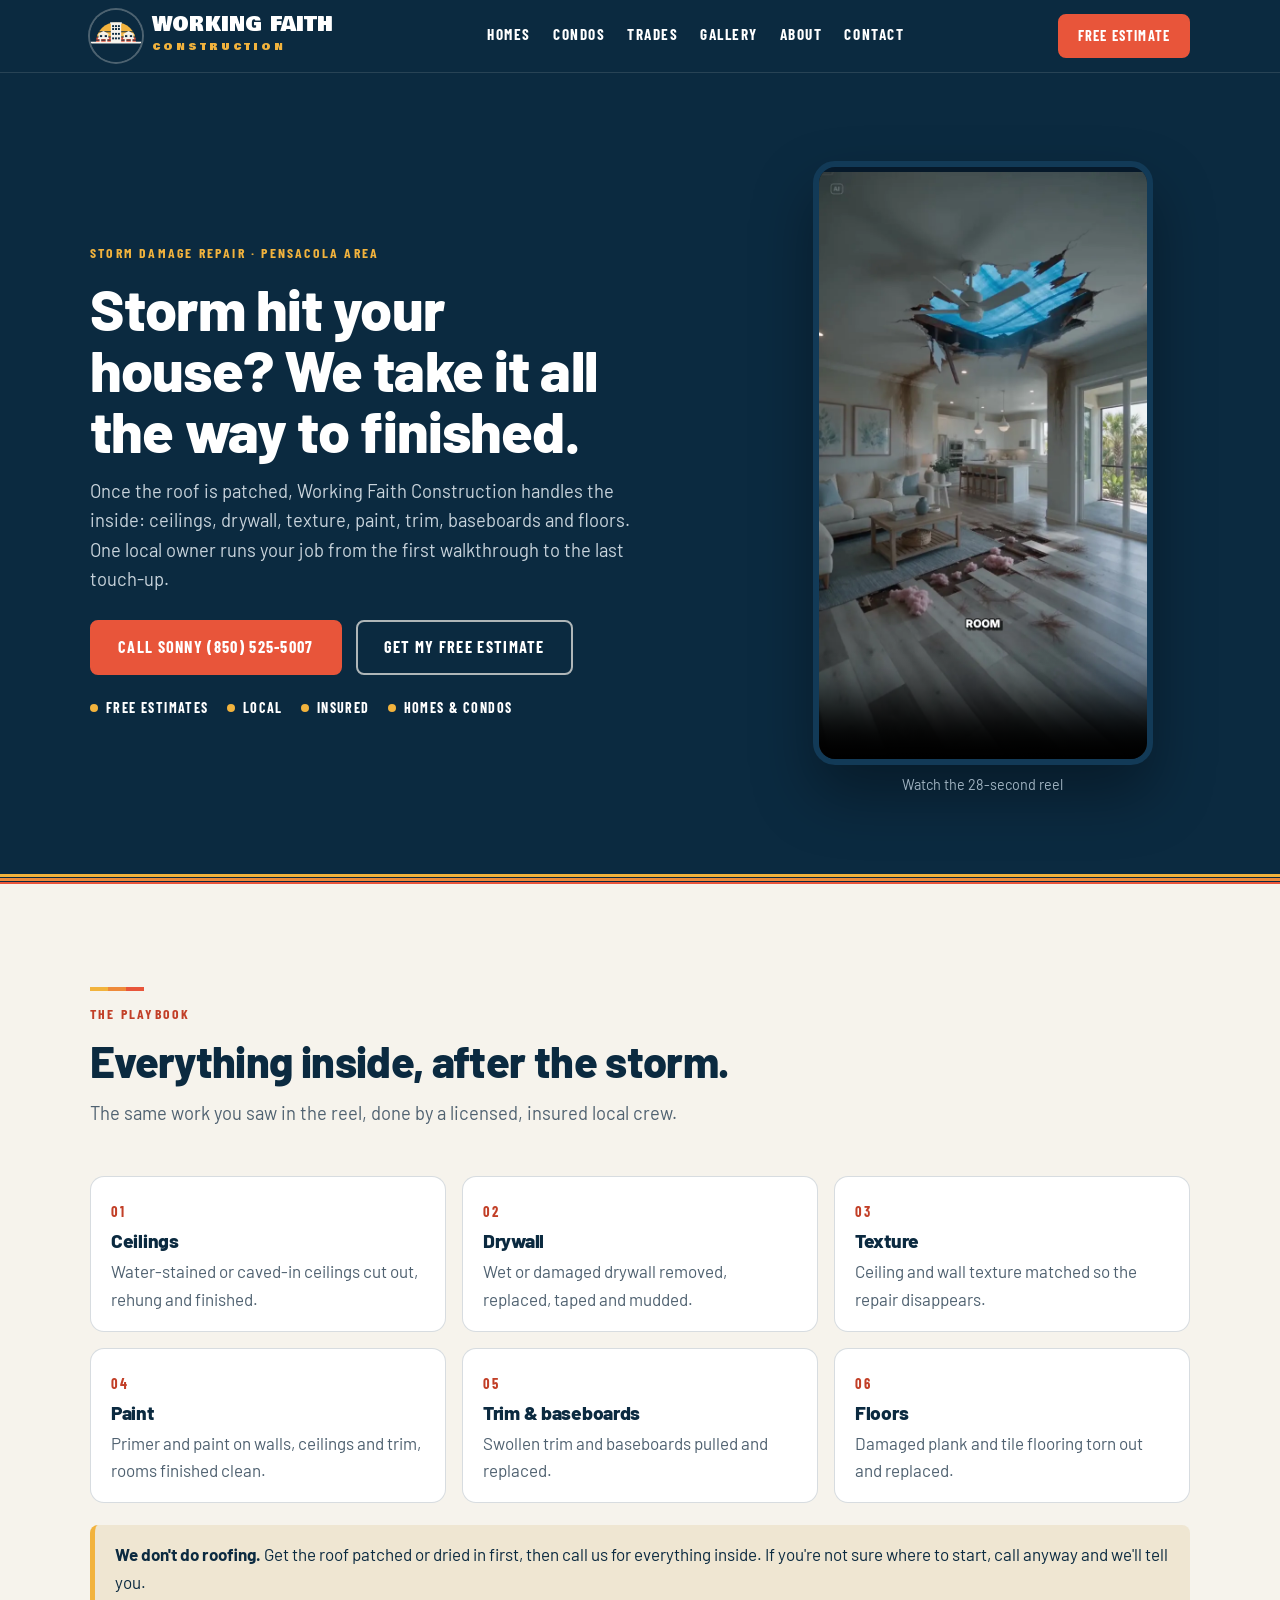
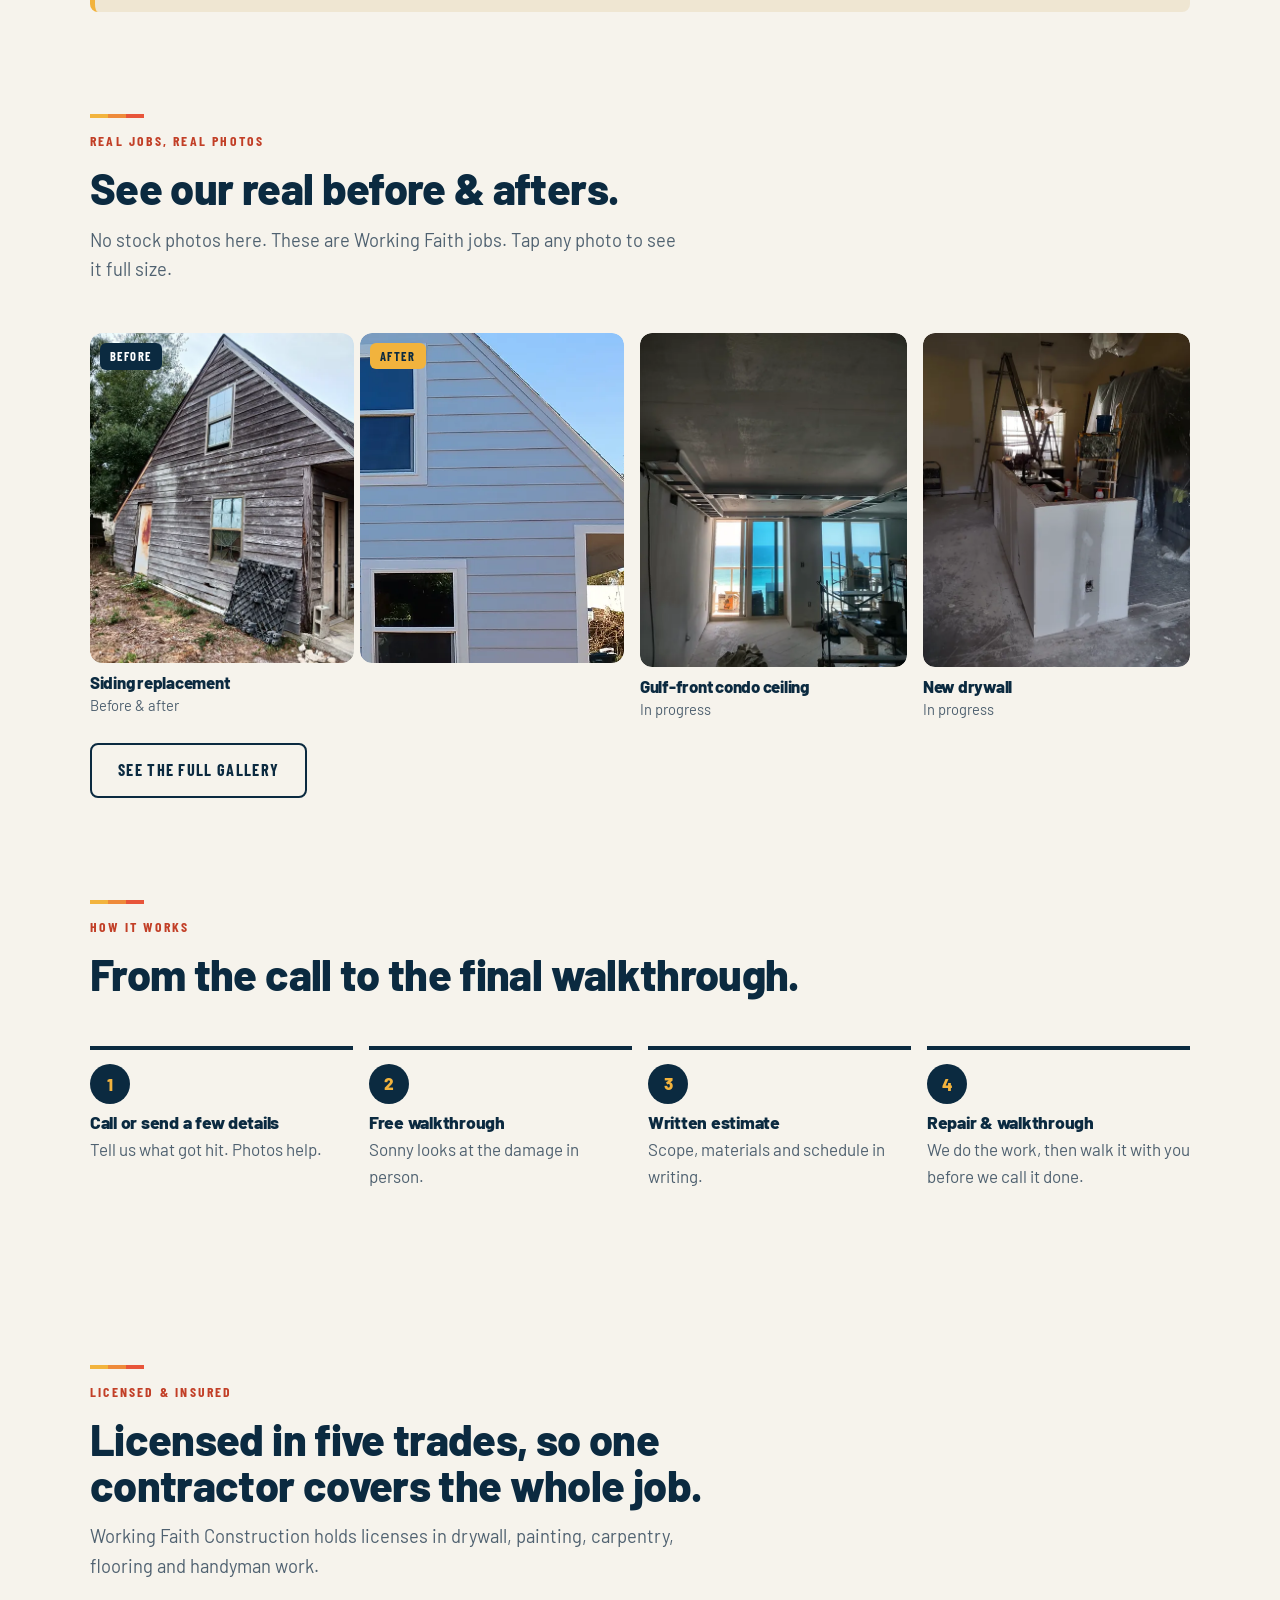
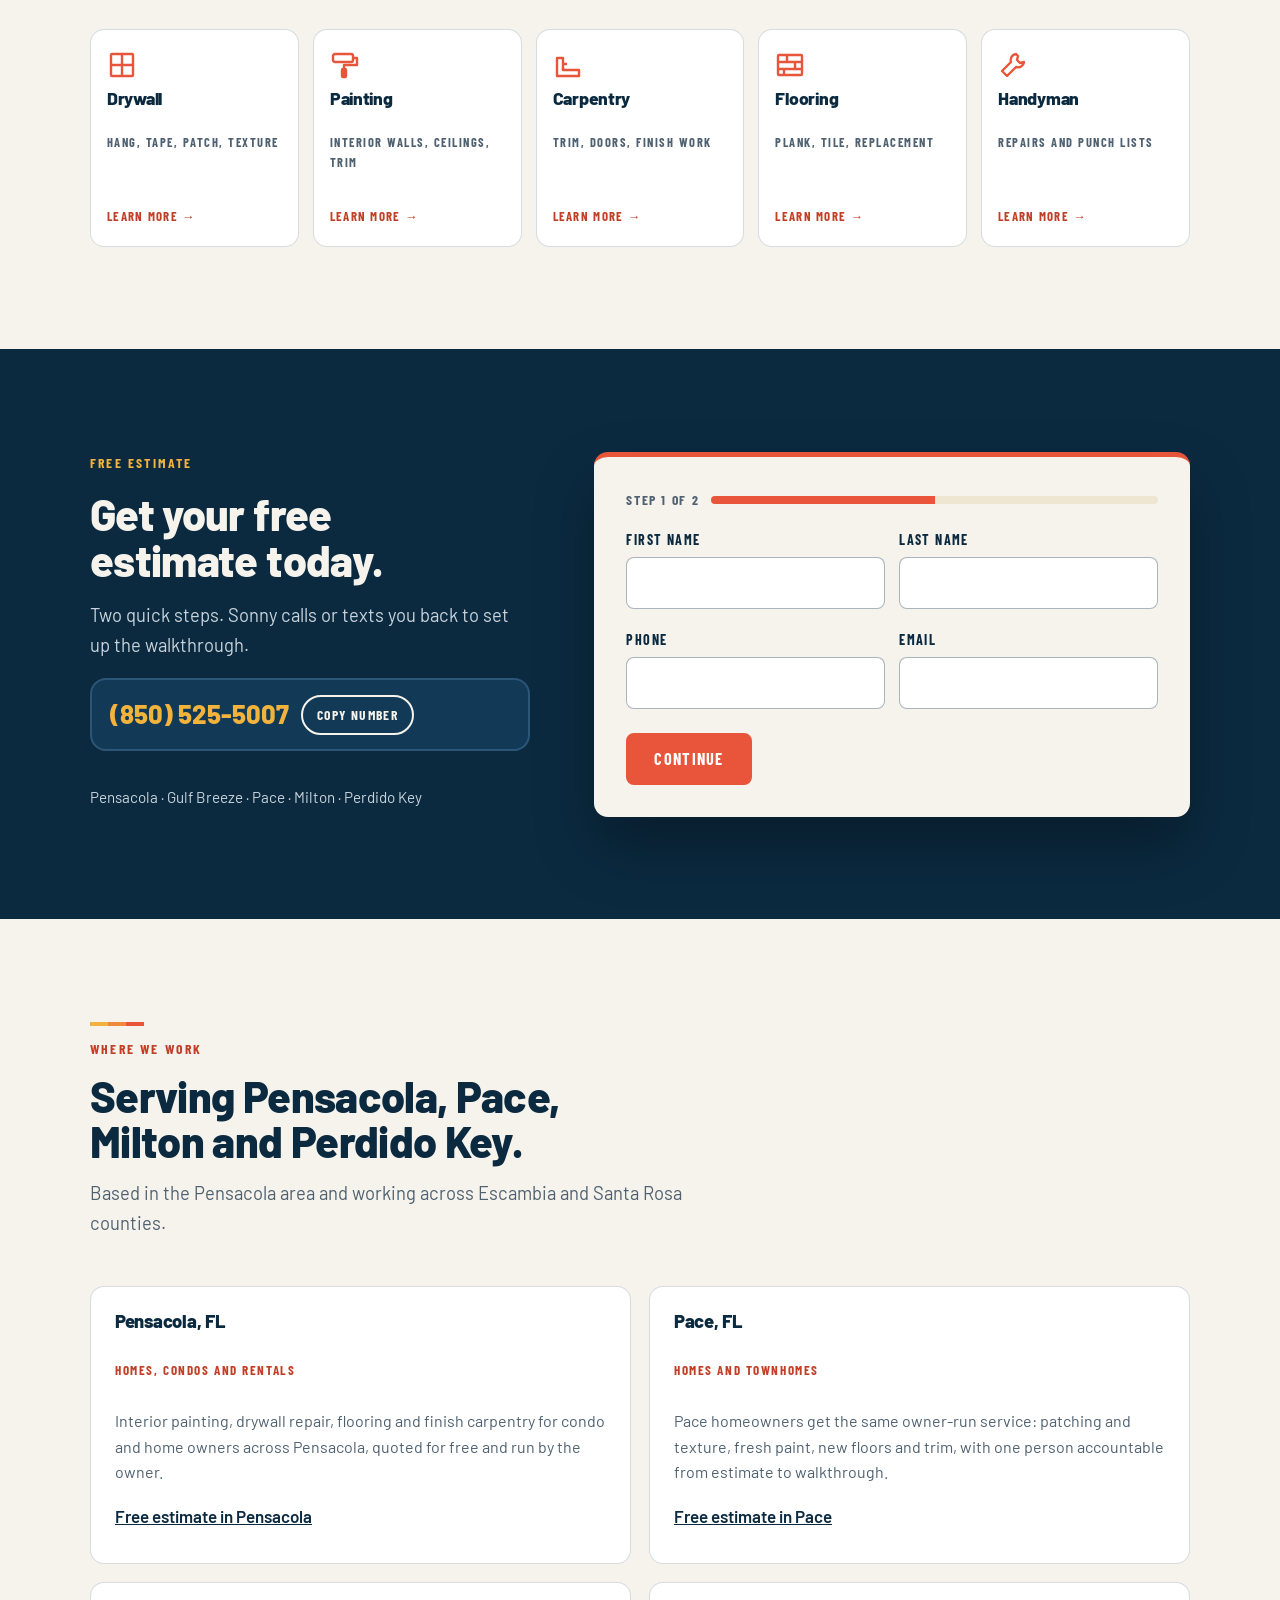
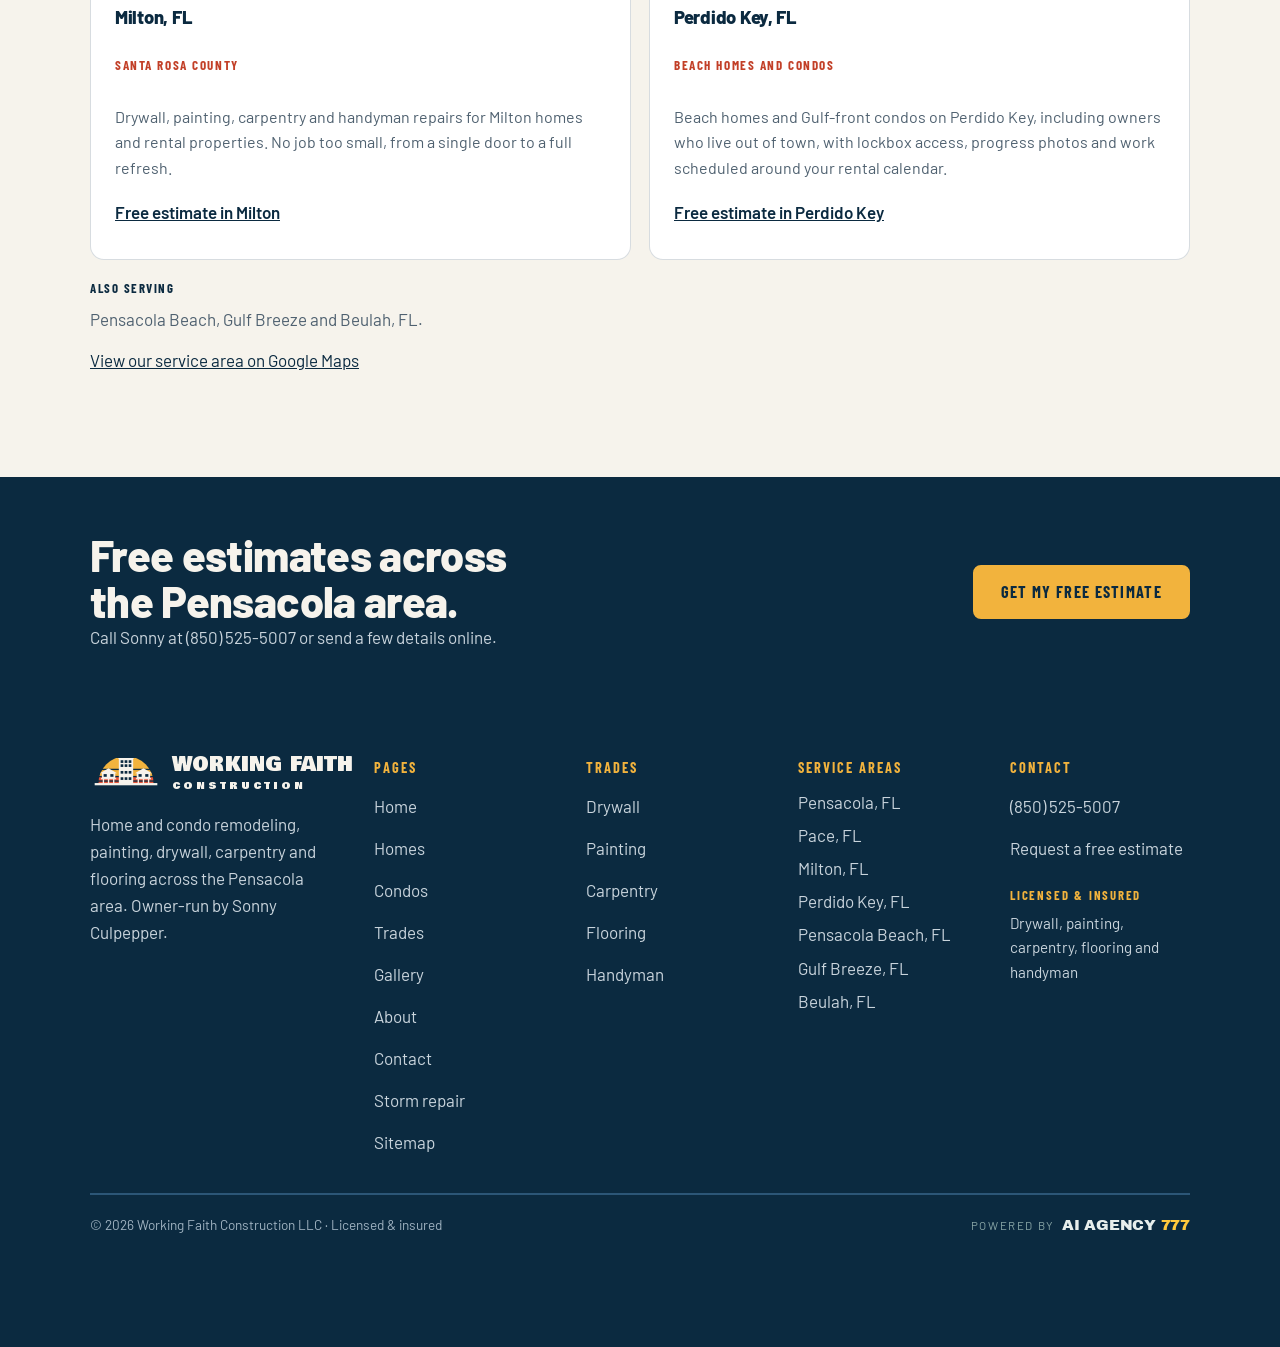
<file: storm-repair.html>
<!doctype html>
<html lang="en">
<head>
<meta charset="utf-8">
<meta name="viewport" content="width=device-width, initial-scale=1, viewport-fit=cover">
<title>Storm Damage Repair in Pensacola, FL | Ceilings, Drywall, Paint &amp; Floors | Working Faith Construction</title>
<meta name="description" content="Storm damage repair in Pensacola, Gulf Breeze, Pace, Milton and Perdido Key: ceilings, drywall, texture, paint, trim and flooring by a local, insured owner. Free estimates. Call (850) 525-5007.">
<meta name="keywords" content="storm damage repair Pensacola, ceiling repair Pensacola, water damaged drywall Pensacola, hurricane damage repair Gulf Breeze, storm repair Perdido Key, drywall repair Pace FL, flooring replacement Milton FL, Working Faith Construction, Pensacola contractor, home remodeling Pensacola, home repair Pensacola, condo remodeling Pensacola, painting contractor Pensacola, drywall repair Pensacola, flooring installation Pensacola, carpentry Pensacola, handyman Pensacola, Pace FL contractor, Milton FL contractor, Perdido Key condo remodel">
<link rel="canonical" href="https://workingfaithconstruction.com/storm-repair.html">
<meta name="robots" content="index, follow">
<meta name="geo.region" content="US-FL">
<meta name="geo.placename" content="Pensacola, Florida">
<meta property="og:type" content="website">
<meta property="og:site_name" content="Working Faith Construction">
<meta property="og:title" content="Storm Damage Repair in Pensacola, FL | Ceilings, Drywall, Paint &amp; Floors | Working Faith Construction">
<meta property="og:description" content="Storm damage repair in Pensacola, Gulf Breeze, Pace, Milton and Perdido Key: ceilings, drywall, texture, paint, trim and flooring by a local, insured owner. Free estimates. Call (850) 525-5007.">
<meta property="og:url" content="https://workingfaithconstruction.com/storm-repair.html">
<meta name="twitter:card" content="summary_large_image">
<meta property="og:image" content="https://workingfaithconstruction.com/video/storm-reel-poster.webp">
<link rel="icon" href="favicon.svg" type="image/svg+xml">
<link rel="stylesheet" href="https://fonts.googleapis.com/css2?family=Bowlby+One&family=Barlow:wght@400;500;600;700;800&family=Barlow+Condensed:wght@600;700&display=swap">
<link rel="stylesheet" href="https://fonts.googleapis.com/css2?family=Archivo+Black&text=AIGENCY7%20&display=swap">
<link rel="stylesheet" href="site.css">
<script type="application/ld+json">{"@context": "https://schema.org", "@type": "BreadcrumbList", "itemListElement": [{"@type": "ListItem", "position": 1, "name": "Home", "item": "https://workingfaithconstruction.com/"}, {"@type": "ListItem", "position": 2, "name": "Storm damage repair", "item": "https://workingfaithconstruction.com/storm-repair.html"}]}</script>
<script type="application/ld+json">{"@context": "https://schema.org", "@type": "Service", "serviceType": "Storm damage repair (interior)", "name": "Storm damage repair", "provider": {"@id": "https://workingfaithconstruction.com/#business"}, "areaServed": [{"@type": "City", "name": "Pensacola, FL"}, {"@type": "City", "name": "Pace, FL"}, {"@type": "City", "name": "Milton, FL"}, {"@type": "City", "name": "Perdido Key, FL"}, {"@type": "City", "name": "Pensacola Beach, FL"}, {"@type": "City", "name": "Gulf Breeze, FL"}, {"@type": "City", "name": "Beulah, FL"}], "description": "Interior storm damage repair: ceilings, drywall, texture, paint, trim, baseboards and flooring. Roofing not included."}</script>
</head>
<body>
<svg width="0" height="0" style="position:absolute" aria-hidden="true">
  <defs>
    <clipPath id="sunClip"><path d="M18 78 A62 62 0 0 1 142 78 Z"></path></clipPath>
    <clipPath id="skyClip"><rect x="0" y="0" width="160" height="78"></rect></clipPath>
    <symbol id="mark" viewBox="0 10 160 76">
      <g clip-path="url(#sunClip)">
        <rect x="0" y="16" width="160" height="28" fill="#F2B33D"></rect>
        <rect x="0" y="47" width="160" height="13" fill="#F2B33D"></rect>
        <rect x="0" y="63" width="160" height="7" fill="#E8553A"></rect>
        <rect x="0" y="73" width="160" height="5" fill="#E8553A"></rect>
      </g>
      <g fill="currentColor">
        <path d="M62 16 H98 V21 H96 V78 H64 V21 H62 Z"></path>
        <path d="M22 54 L41 43 L60 54 Z"></path><rect x="26" y="53" width="30" height="13"></rect><rect x="24" y="65" width="34" height="2.5"></rect><rect x="28" y="67" width="3" height="11"></rect><rect x="39.5" y="67" width="3" height="11"></rect><rect x="51" y="67" width="3" height="11"></rect>
        <path d="M100 54 L119 43 L138 54 Z"></path><rect x="104" y="53" width="30" height="13"></rect><rect x="102" y="65" width="34" height="2.5"></rect><rect x="106" y="67" width="3" height="11"></rect><rect x="117.5" y="67" width="3" height="11"></rect><rect x="129" y="67" width="3" height="11"></rect>
      </g>
      <g style="fill:var(--win,#F6F3EC)"><rect x="68" y="25" width="6" height="6"></rect><rect x="77" y="25" width="6" height="6"></rect><rect x="86" y="25" width="6" height="6"></rect><rect x="68" y="34" width="6" height="6"></rect><rect x="77" y="34" width="6" height="6"></rect><rect x="86" y="34" width="6" height="6"></rect><rect x="68" y="49" width="6" height="6"></rect><rect x="77" y="49" width="6" height="6"></rect><rect x="86" y="49" width="6" height="6"></rect><rect x="68" y="63" width="6" height="6"></rect><rect x="77" y="63" width="6" height="6"></rect><rect x="86" y="63" width="6" height="6"></rect><rect x="30" y="56" width="7" height="6"></rect><rect x="45" y="56" width="7" height="6"></rect><rect x="108" y="56" width="7" height="6"></rect><rect x="123" y="56" width="7" height="6"></rect></g>
      <rect x="10" y="76" width="140" height="5" fill="currentColor"></rect>
    </symbol>
    <clipPath id="badgeClip"><circle cx="50" cy="50" r="50"></circle></clipPath>
    <symbol id="badge" viewBox="0 0 100 100">
      <circle cx="50" cy="50" r="50" fill="#0B2A40"></circle>
      <g clip-path="url(#badgeClip)">
        <g transform="translate(0.4 13.64) scale(0.62)">
          <g clip-path="url(#sunClip)">
            <rect x="0" y="16" width="160" height="28" fill="#F2B33D"></rect>
            <rect x="0" y="47" width="160" height="13" fill="#F2B33D"></rect>
            <rect x="0" y="63" width="160" height="7" fill="#E8553A"></rect>
            <rect x="0" y="73" width="160" height="5" fill="#E8553A"></rect>
          </g>
          <g fill="#F6F3EC">
            <path d="M62 16 H98 V21 H96 V78 H64 V21 H62 Z"></path>
            <path d="M22 54 L41 43 L60 54 Z"></path><rect x="26" y="53" width="30" height="13"></rect><rect x="24" y="64" width="34" height="4"></rect><rect x="29" y="67" width="5" height="11"></rect><rect x="48" y="67" width="5" height="11"></rect>
            <path d="M100 54 L119 43 L138 54 Z"></path><rect x="104" y="53" width="30" height="13"></rect><rect x="102" y="64" width="34" height="4"></rect><rect x="107" y="67" width="5" height="11"></rect><rect x="126" y="67" width="5" height="11"></rect>
          </g>
          <g fill="#0B2A40"><rect x="68" y="25" width="6" height="6"></rect><rect x="77" y="25" width="6" height="6"></rect><rect x="86" y="25" width="6" height="6"></rect><rect x="68" y="34" width="6" height="6"></rect><rect x="77" y="34" width="6" height="6"></rect><rect x="86" y="34" width="6" height="6"></rect><rect x="68" y="49" width="6" height="6"></rect><rect x="77" y="49" width="6" height="6"></rect><rect x="86" y="49" width="6" height="6"></rect><rect x="68" y="63" width="6" height="6"></rect><rect x="77" y="63" width="6" height="6"></rect><rect x="86" y="63" width="6" height="6"></rect><rect x="30" y="56" width="7" height="6"></rect><rect x="45" y="56" width="7" height="6"></rect><rect x="108" y="56" width="7" height="6"></rect><rect x="123" y="56" width="7" height="6"></rect></g>
        </g>
        <rect x="0" y="61" width="100" height="3.4" fill="#F6F3EC"></rect>
      </g>
    </symbol>
    <symbol id="ico-x" viewBox="0 0 24 24"><circle cx="12" cy="12" r="11" fill="#E2DACA"></circle><path d="M8 8l8 8M16 8l-8 8" stroke="#4F6170" stroke-width="2.5" stroke-linecap="round"></path></symbol>
    <symbol id="ico-check" viewBox="0 0 24 24"><circle cx="12" cy="12" r="11" fill="#F2B33D"></circle><path d="M7 12.5l3.2 3.2L17 9" fill="none" stroke="#0B2A40" stroke-width="2.6" stroke-linecap="round" stroke-linejoin="round"></path></symbol>
  </defs>
</svg>
<a class="skip" href="#main">Skip to content</a>
<header class="site">
  <div class="wrap">
    <a class="brand" href="index.html" aria-label="Working Faith Construction, home">
      <svg class="badge" viewBox="0 0 100 100" aria-hidden="true"><use href="#badge"></use></svg>
      <span><b>WORKING FAITH</b><small>CONSTRUCTION</small></span>
    </a>
    <nav class="main" id="mainNav" aria-label="Main">
      <a href="home-remodel.html">Homes</a>
      <a href="condo-remodel.html">Condos</a>
      <a href="trades.html">Trades</a>
      <a href="gallery.html">Gallery</a>
      <a href="about.html">About</a>
      <a href="contact.html">Contact</a>
    </nav>
    <div class="head-right">
      <a class="btn" href="contact.html#estimate">Free estimate</a>
      <button class="menu-btn" id="menuBtn" type="button" aria-expanded="false" aria-controls="mainNav" aria-label="Menu"><svg viewBox="0 0 24 24" fill="none" stroke="currentColor" stroke-width="2.4" stroke-linecap="round" aria-hidden="true"><path d="M4 7h16M4 12h16M4 17h16"></path></svg></button>
    </div>
  </div>
</header>
<main id="main">
<section class="lp-hero">
  <div class="wrap lp-hero-grid">
    <div class="lp-copy">
      <span class="eyebrow">Storm damage repair · Pensacola area</span>
      <h1>Storm hit your house? We take it all the way to finished.</h1>
      <p class="lede">Once the roof is patched, Working Faith Construction handles the inside: ceilings, drywall, texture, paint, trim, baseboards and floors. One local owner runs your job from the first walkthrough to the last touch-up.</p>
      <div class="cta-row">
        <a class="btn" href="tel:+18505255007">Call Sonny (850) 525-5007</a>
        <a class="btn ghost-light" href="#estimate">Get my free estimate</a>
      </div>
      <ul class="lp-trust" aria-label="Why Working Faith">
        <li>Free estimates</li><li>Local</li><li>Insured</li><li>Homes &amp; condos</li>
      </ul>
    </div>
    <figure class="lp-reel">
      <video controls playsinline preload="none" poster="video/storm-reel-poster.webp" width="720" height="1280"
        aria-label="Video ad: Working Faith Construction repairs a storm-damaged living room">
        <source src="video/storm-reel.mp4" type="video/mp4">
      </video>
      <figcaption>Watch the 28-second reel</figcaption>
    </figure>
  </div>
</section>

<section class="block">
  <div class="wrap">
    <div class="sec-head reveal">
      <span class="eyebrow">The playbook</span>
      <h2>Everything inside, after the storm.</h2>
      <p class="lede">The same work you saw in the reel, done by a licensed, insured local crew.</p>
    </div>
    <ol class="lp-plays">
        <li class="lp-play reveal"><span class="lp-num">01</span><h3>Ceilings</h3><p>Water-stained or caved-in ceilings cut out, rehung and finished.</p></li>
        <li class="lp-play reveal"><span class="lp-num">02</span><h3>Drywall</h3><p>Wet or damaged drywall removed, replaced, taped and mudded.</p></li>
        <li class="lp-play reveal"><span class="lp-num">03</span><h3>Texture</h3><p>Ceiling and wall texture matched so the repair disappears.</p></li>
        <li class="lp-play reveal"><span class="lp-num">04</span><h3>Paint</h3><p>Primer and paint on walls, ceilings and trim, rooms finished clean.</p></li>
        <li class="lp-play reveal"><span class="lp-num">05</span><h3>Trim &amp; baseboards</h3><p>Swollen trim and baseboards pulled and replaced.</p></li>
        <li class="lp-play reveal"><span class="lp-num">06</span><h3>Floors</h3><p>Damaged plank and tile flooring torn out and replaced.</p></li>
    </ol>
    <div class="lp-note reveal">
      <strong>We don't do roofing.</strong> Get the roof patched or dried in first, then call us for everything inside. If you're not sure where to start, call anyway and we'll tell you.
    </div>
  </div>
</section>

<section class="block lp-proof" style="padding-top:0">
  <div class="wrap">
    <div class="sec-head reveal">
      <span class="eyebrow">Real jobs, real photos</span>
      <h2>See our real before &amp; afters.</h2>
      <p class="lede">No stock photos here. These are Working Faith jobs. Tap any photo to see it full size.</p>
    </div>
    <div class="lp-grid">
      <figure class="reveal wide"><div class="ba"><div class="ba-side"><span class="chip">Before</span><a class="lb" href="img/projects/siding-before-lg.webp" data-caption="Before: weathered, rotting wood siding on a two-story outbuilding"><img src="img/projects/siding-before-sm.webp" srcset="img/projects/siding-before-sm.webp 540w, img/projects/siding-before-lg.webp 1200w" sizes="(max-width:760px) 50vw, 25vw" width="1536" height="2048" loading="lazy" decoding="async" alt="Before: weathered, rotting wood siding on a two-story outbuilding"></a></div><div class="ba-side"><span class="chip after">After</span><a class="lb" href="img/projects/siding-after-lg.webp" data-caption="After: new lap siding painted light gray with white window trim"><img src="img/projects/siding-after-sm.webp" srcset="img/projects/siding-after-sm.webp 720w, img/projects/siding-after-lg.webp 1000w" sizes="(max-width:760px) 50vw, 25vw" width="1000" height="744" loading="lazy" decoding="async" alt="After: new lap siding painted light gray with white window trim"></a></div></div><figcaption><h3>Siding replacement</h3><p>Before &amp; after</p></figcaption></figure>
      <figure class="reveal"><a class="lb" href="img/projects/gulf-condo-framing-lg.webp" data-caption="Gulf-front condo mid-remodel: new metal ceiling framing and Gulf views through the balcony doors"><img src="img/projects/gulf-condo-framing-sm.webp" srcset="img/projects/gulf-condo-framing-sm.webp 540w, img/projects/gulf-condo-framing-lg.webp 1200w" sizes="(max-width:760px) 100vw, 25vw" width="1536" height="2048" loading="lazy" decoding="async" alt="Gulf-front condo mid-remodel: new metal ceiling framing and Gulf views through the balcony doors" style="object-position:50% 55%"></a><figcaption><h3>Gulf-front condo ceiling</h3><p>In progress</p></figcaption></figure>
      <figure class="reveal"><a class="lb" href="img/projects/kitchen-drywall-lg.webp" data-caption="Kitchen island wrapped in new drywall with seams taped, room masked off for work"><img src="img/projects/kitchen-drywall-sm.webp" srcset="img/projects/kitchen-drywall-sm.webp 540w, img/projects/kitchen-drywall-lg.webp 1200w" sizes="(max-width:760px) 100vw, 25vw" width="1536" height="2048" loading="lazy" decoding="async" alt="Kitchen island wrapped in new drywall with seams taped, room masked off for work"></a><figcaption><h3>New drywall</h3><p>In progress</p></figcaption></figure>
    </div>
    <p style="margin-top:22px"><a class="btn ghost" href="gallery.html">See the full gallery</a></p>
  </div>
</section>

<section class="block lp-steps-wrap" style="padding-top:0">
  <div class="wrap">
    <div class="sec-head reveal">
      <span class="eyebrow">How it works</span>
      <h2>From the call to the final walkthrough.</h2>
    </div>
    <ol class="lp-steps">
      <li class="reveal"><b>1</b><h3>Call or send a few details</h3><p>Tell us what got hit. Photos help.</p></li>
      <li class="reveal"><b>2</b><h3>Free walkthrough</h3><p>Sonny looks at the damage in person.</p></li>
      <li class="reveal"><b>3</b><h3>Written estimate</h3><p>Scope, materials and schedule in writing.</p></li>
      <li class="reveal"><b>4</b><h3>Repair &amp; walkthrough</h3><p>We do the work, then walk it with you before we call it done.</p></li>
    </ol>
  </div>
</section>

<section class="block" id="licenses" style="padding-top:clamp(40px,6vw,72px)">
  <div class="wrap">
    <div class="sec-head reveal">
      <span class="eyebrow">Licensed &amp; insured</span>
      <h2>Licensed in five trades, so one contractor covers the whole job.</h2>
      <p class="lede">Working Faith Construction holds licenses in drywall, painting, carpentry, flooring and handyman work.</p>
    </div>
    <div class="licenses">
      <a class="lic reveal" href="drywall-repair.html"><svg viewBox="0 0 30 30" fill="none" stroke="currentColor" stroke-width="2.4" aria-hidden="true"><rect x="4" y="4" width="22" height="22" rx="1"></rect><path d="M4 15h22M15 4v22"></path></svg><h3>Drywall</h3><h4>Hang, tape, patch, texture</h4><span class="lic-go">Learn more →</span></a>
      <a class="lic reveal" href="interior-painting.html"><svg viewBox="0 0 30 30" fill="none" stroke="currentColor" stroke-width="2.4" stroke-linejoin="round" aria-hidden="true"><rect x="3" y="4" width="20" height="8" rx="2"></rect><path d="M23 8h4v7H14v4"></path><rect x="12" y="19" width="4" height="8" rx="1" fill="currentColor"></rect></svg><h3>Painting</h3><h4>Interior walls, ceilings, trim</h4><span class="lic-go">Learn more →</span></a>
      <a class="lic reveal" href="carpentry-trim.html"><svg viewBox="0 0 30 30" fill="none" stroke="currentColor" stroke-width="2.4" stroke-linejoin="round" aria-hidden="true"><path d="M4 26V8h6v12h16v6z"></path><path d="M10 14h4M10 20v-2"></path></svg><h3>Carpentry</h3><h4>Trim, doors, finish work</h4><span class="lic-go">Learn more →</span></a>
      <a class="lic reveal" href="flooring-installation.html"><svg viewBox="0 0 30 30" fill="none" stroke="currentColor" stroke-width="2.4" aria-hidden="true"><rect x="3" y="5" width="24" height="20" rx="1"></rect><path d="M3 12h24M3 19h24M12 5v7M20 12v7M9 19v6"></path></svg><h3>Flooring</h3><h4>Plank, tile, replacement</h4><span class="lic-go">Learn more →</span></a>
      <a class="lic reveal" href="handyman-services.html"><svg viewBox="0 0 30 30" fill="none" stroke="currentColor" stroke-width="2.4" stroke-linecap="round" stroke-linejoin="round" aria-hidden="true"><path d="M18 4a6 6 0 0 0-5 8L4 21l5 5 9-9a6 6 0 0 0 8-5l-4 1-3-3 1-4z"></path></svg><h3>Handyman</h3><h4>Repairs and punch lists</h4><span class="lic-go">Learn more →</span></a>
    </div>
  </div>
</section>

<section class="block navy" id="estimate">
  <div class="wrap est">
    <div class="est-copy">
      <span class="eyebrow">Free estimate</span>
      <h2>Get your free estimate today.</h2>
      <p class="lede">Two quick steps. Sonny calls or texts you back to set up the walkthrough.</p>
      <div class="phone-box">
        <a href="tel:+18505255007" id="phone">(850) 525-5007</a>
        <button class="copy" type="button" id="copyPhone">Copy number</button>
      </div>
      <p class="lp-areas">Pensacola · Gulf Breeze · Pace · Milton · Perdido Key</p>
    </div>
    <form class="card" id="estForm" data-endpoint="https://formsubmit.co/ajax/workingfaithconstruction@gmail.com" novalidate>
        <input type="hidden" name="source" id="leadSource" value="storm-repair-landing">
        <div class="hp" aria-hidden="true"><label for="hpField">Leave this empty</label><input type="text" id="hpField" name="_honey" tabindex="-1" autocomplete="off"></div>
        <div class="progress" aria-live="polite"><span id="stepLabel">Step 1 of 2</span><span class="bar"><i id="stepBar"></i></span></div>

        <div id="step1" class="fields">
          <div class="field"><label for="fname">First name</label><input type="text" id="fname" autocomplete="given-name" required><span class="err" id="fname-err"></span></div>
          <div class="field"><label for="lname">Last name</label><input type="text" id="lname" autocomplete="family-name" required><span class="err" id="lname-err"></span></div>
          <div class="field"><label for="tel">Phone</label><input type="tel" id="tel" autocomplete="tel" inputmode="tel" required><span class="err" id="tel-err"></span></div>
          <div class="field"><label for="email">Email</label><input type="email" id="email" autocomplete="email" required><span class="err" id="email-err"></span></div>
        </div>

        <div id="step2" class="fields" hidden>
          <fieldset class="field full">
            <span class="legend">What needs doing?</span>
            <div class="picks" id="picks">
              <label class="pick"><input type="checkbox" name="type" value="Storm damage repair" checked><span>Storm damage repair</span></label>
              <label class="pick"><input type="checkbox" name="type" value="Interior painting"><span>Interior painting</span></label>
              <label class="pick"><input type="checkbox" name="type" value="Drywall"><span>Drywall</span></label>
              <label class="pick"><input type="checkbox" name="type" value="Trim &amp; doors"><span>Trim &amp; doors</span></label>
              <label class="pick"><input type="checkbox" name="type" value="Cabinets"><span>Cabinets</span></label>
              <label class="pick"><input type="checkbox" name="type" value="Flooring"><span>Flooring</span></label>
              <label class="pick"><input type="checkbox" name="type" value="Kitchen or bath"><span>Kitchen or bath</span></label>
              <label class="pick"><input type="checkbox" name="type" value="Faux finish"><span>Faux finish</span></label>
            </div>
            <span class="err" id="type-err"></span>
          </fieldset>
          <div class="field"><label for="area">Where is it?</label>
            <select id="area"><option>Pensacola Beach</option><option>Perdido Key</option><option>Gulf Breeze</option><option>Pensacola</option><option>Beulah</option><option>Pace</option><option>Milton</option></select>
          </div>
          <div class="field"><label for="when">When do you want to start?</label>
            <select id="when"><option>As soon as possible</option><option>Within a month</option><option>Next off-season</option><option>Just getting prices</option></select>
          </div>
          <fieldset class="field full">
            <span class="legend">Will you be in town for the work?</span>
            <div class="picks">
              <label class="pick"><input type="radio" name="away" value="yes" checked><span>Yes, I'm local</span></label>
              <label class="pick"><input type="radio" name="away" value="no"><span>No, I'll be away</span></label>
            </div>
          </fieldset>
          <div class="field full"><label for="notes">Anything else? (building name, unit size, timeline)</label><textarea id="notes"></textarea></div>
          <p class="consent full">By sending this you agree to be contacted about your estimate by call, text or email. Message and data rates may apply. Reply STOP to opt out.</p>
        </div>

        <div id="done" class="done" hidden>
          <svg viewBox="0 10 160 76" aria-hidden="true" style="color:#0B2A40"><use href="#mark"></use></svg>
          <h3 id="doneTitle">Thanks.</h3>
          <p>Your request went to Sonny. He'll call or text you back to set up your free walkthrough. Need him sooner? Call <a href="tel:+18505255007">(850) 525-5007</a>.</p>
          <button class="btn ghost" type="button" id="again">Send another request</button>
        </div>

        <p class="send-err" id="sendErr" role="alert" hidden></p>
        <div class="form-foot" id="foot">
          <button class="btn ghost" type="button" id="back" hidden>Back</button>
          <button class="btn" type="submit" id="next">Continue</button>
        </div>
      </form>
  </div>
</section>
<section class="block" id="areas">
  <div class="wrap">
    <div class="sec-head reveal">
      <span class="eyebrow">Where we work</span>
      <h2>Serving Pensacola, Pace, Milton and Perdido Key.</h2>
      <p class="lede">Based in the Pensacola area and working across Escambia and Santa Rosa counties.</p>
    </div>
    <div class="cities">
      <article class="city reveal">
        <h3>Pensacola, FL</h3>
        <h4>Homes, condos and rentals</h4>
        <p>Interior painting, drywall repair, flooring and finish carpentry for condo and home owners across Pensacola, quoted for free and run by the owner.</p>
        <a href="contact.html#estimate">Free estimate in Pensacola</a>
      </article>
      <article class="city reveal">
        <h3>Pace, FL</h3>
        <h4>Homes and townhomes</h4>
        <p>Pace homeowners get the same owner-run service: patching and texture, fresh paint, new floors and trim, with one person accountable from estimate to walkthrough.</p>
        <a href="contact.html#estimate">Free estimate in Pace</a>
      </article>
      <article class="city reveal">
        <h3>Milton, FL</h3>
        <h4>Santa Rosa County</h4>
        <p>Drywall, painting, carpentry and handyman repairs for Milton homes and rental properties. No job too small, from a single door to a full refresh.</p>
        <a href="contact.html#estimate">Free estimate in Milton</a>
      </article>
      <article class="city reveal">
        <h3>Perdido Key, FL</h3>
        <h4>Beach homes and condos</h4>
        <p>Beach homes and Gulf-front condos on Perdido Key, including owners who live out of town, with lockbox access, progress photos and work scheduled around your rental calendar.</p>
        <a href="contact.html#estimate">Free estimate in Perdido Key</a>
      </article>
    </div>
    <div class="also reveal"><h5>Also serving</h5><p>Pensacola Beach, Gulf Breeze and Beulah, FL.</p></div>
    <p style="margin-top:14px"><a href="https://www.google.com/maps/search/?api=1&amp;query=Pensacola%2C%20FL" target="_blank" rel="noopener">View our service area on Google Maps</a></p>
  </div>
</section>
<dialog class="lead-pop" id="leadPop" aria-labelledby="leadPopTitle">
  <button type="button" class="lead-x" id="leadPopClose" aria-label="Close">&times;</button>
  <div class="lead-head">
    <svg class="lead-badge" viewBox="0 0 100 100" aria-hidden="true"><use href="#badge"></use></svg>
    <span class="eyebrow">Free estimate · Local · Insured</span>
    <h2 id="leadPopTitle">Storm damage? Get your free estimate.</h2>
    <p>Leave your name and number. Sonny will call or text you back to set up a free walkthrough.</p>
  </div>
  <form id="leadPopForm" novalidate data-endpoint="https://formsubmit.co/ajax/workingfaithconstruction@gmail.com">
    <div class="hp" aria-hidden="true"><label for="lpHp">Leave this empty</label><input type="text" id="lpHp" name="_honey" tabindex="-1" autocomplete="off"></div>
    <div class="field"><label for="lpName">Name</label><input type="text" id="lpName" autocomplete="name" required><span class="err" id="lpName-err"></span></div>
    <div class="field"><label for="lpPhone">Phone</label><input type="tel" id="lpPhone" autocomplete="tel" inputmode="tel" required><span class="err" id="lpPhone-err"></span></div>
    <div class="field"><label for="lpEmail">Email</label><input type="email" id="lpEmail" autocomplete="email" inputmode="email" required><span class="err" id="lpEmail-err"></span></div>
    <p class="send-err" id="lpSendErr" role="alert" hidden></p>
    <button class="btn" type="submit" id="lpSubmit">Get my free estimate</button>
    <p class="consent">By sending this you agree to be contacted about your estimate by call, text or email. Message and data rates may apply. Reply STOP to opt out.</p>
    <p class="lead-call">Rather talk now? <a href="tel:+18505255007">Call (850) 525-5007</a></p>
  </form>
</dialog>
</main>
<section class="cta-band">
  <div class="wrap">
    <div>
      <h2>Free estimates across the Pensacola area.</h2>
      <p>Call Sonny at (850) 525-5007 or send a few details online.</p>
    </div>
    <a class="btn gold" href="contact.html#estimate">Get my free estimate</a>
  </div>
</section>
<footer class="site">
  <div class="wrap">
    <div>
      <a class="brand" href="index.html" aria-label="Working Faith Construction, home">
        <svg viewBox="0 10 160 76" aria-hidden="true" style="color:#F6F3EC;--win:#0B2A40"><use href="#mark"></use></svg>
        <span><b>WORKING FAITH</b><small>CONSTRUCTION</small></span>
      </a>
      <p style="margin-top:16px;max-width:42ch;color:#C9D4DC">Home and condo remodeling, painting, drywall, carpentry and flooring across the Pensacola area. Owner-run by Sonny Culpepper.</p>
    </div>
    <div><h4>Pages</h4><ul><li><a href="index.html">Home</a></li><li><a href="home-remodel.html">Homes</a></li><li><a href="condo-remodel.html">Condos</a></li><li><a href="trades.html">Trades</a></li><li><a href="gallery.html">Gallery</a></li><li><a href="about.html">About</a></li><li><a href="contact.html">Contact</a></li><li><a href="storm-repair.html">Storm repair</a></li><li><a href="sitemap.xml">Sitemap</a></li></ul></div>
    <div><h4>Trades</h4><ul><li><a href="drywall-repair.html">Drywall</a></li><li><a href="interior-painting.html">Painting</a></li><li><a href="carpentry-trim.html">Carpentry</a></li><li><a href="flooring-installation.html">Flooring</a></li><li><a href="handyman-services.html">Handyman</a></li></ul></div>
    <div><h4>Service areas</h4><ul><li>Pensacola, FL</li><li>Pace, FL</li><li>Milton, FL</li><li>Perdido Key, FL</li><li>Pensacola Beach, FL</li><li>Gulf Breeze, FL</li><li>Beulah, FL</li></ul></div>
    <div><h4>Contact</h4><ul><li><a href="tel:+18505255007">(850) 525-5007</a></li><li><a href="contact.html#estimate">Request a free estimate</a></li></ul><h5 class="fh5">Licensed &amp; insured</h5><p class="fp">Drywall, painting, carpentry, flooring and handyman</p></div>
    <p class="legal"><span>© 2026 Working Faith Construction LLC · Licensed &amp; insured</span><span class="powered"><span class="pb">Powered by</span> <a class="aa777" href="https://aiagency777.com" target="_blank" rel="noopener" aria-label="AI Agency 777"><span class="aa-name">AI AGENCY</span> <span class="aa-num">777</span></a></span></p>
  </div>
</footer>
<div class="callbar">
  <a class="btn gold" href="tel:+18505255007">Call (850) 525-5007</a>
  <a class="btn" href="contact.html#estimate">Free estimate</a>
</div>
<script src="site.js"></script>
</body>
</html>
</file>
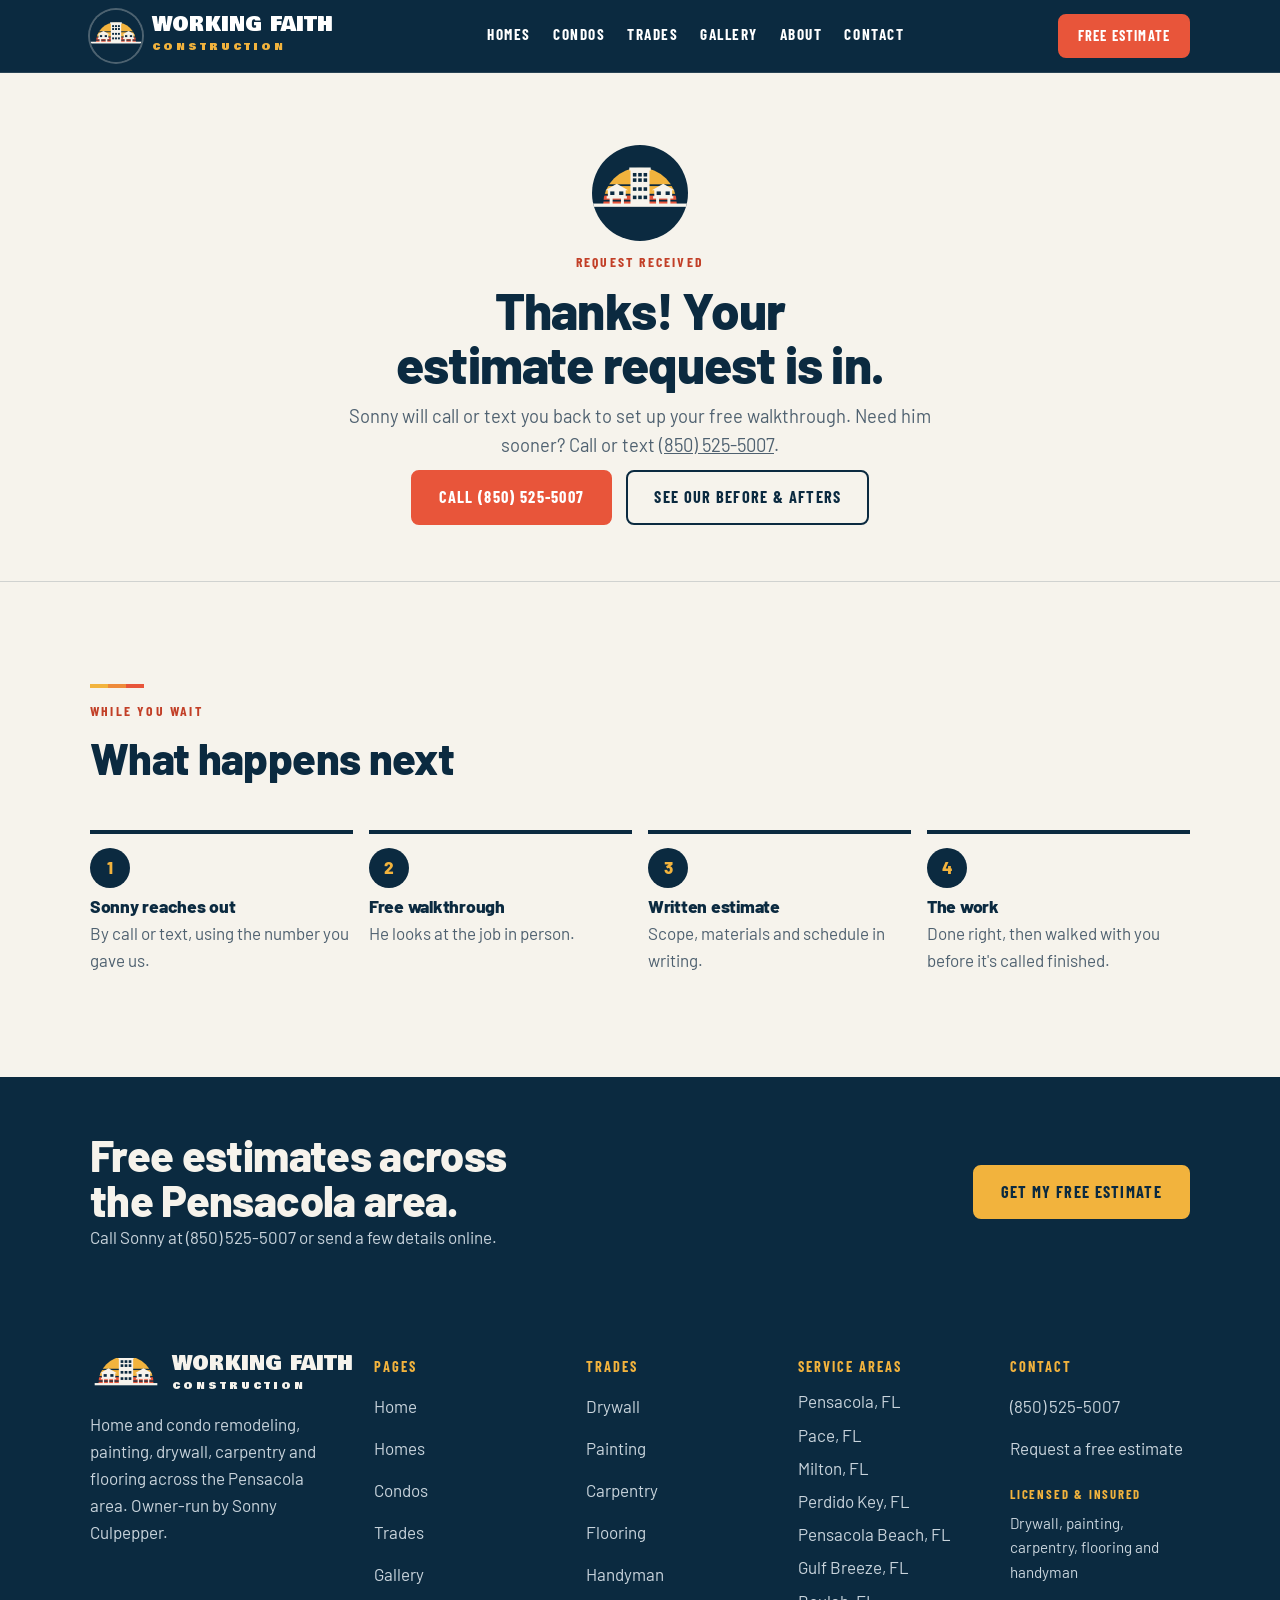
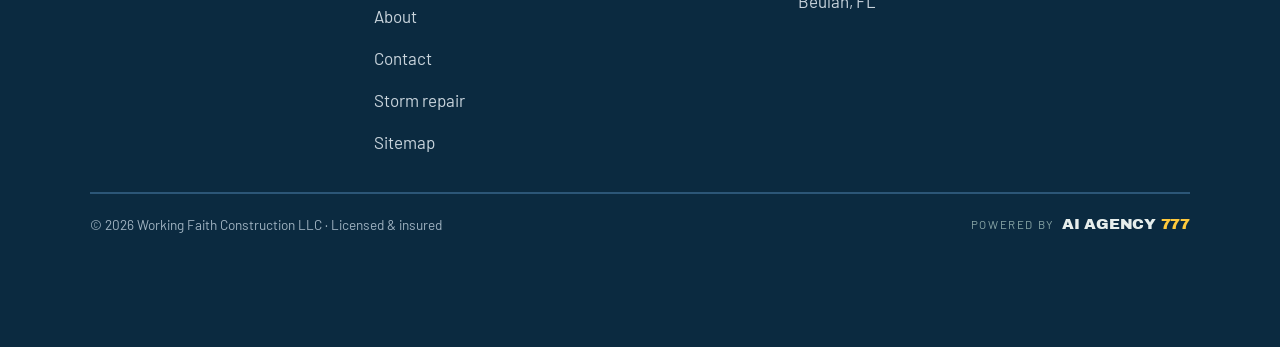
<file: thank-you.html>
<!doctype html>
<html lang="en">
<head>
<meta charset="utf-8">
<meta name="viewport" content="width=device-width, initial-scale=1, viewport-fit=cover">
<title>Thank You | Working Faith Construction</title>
<meta name="description" content="Thanks for requesting a free estimate from Working Faith Construction.">
<meta name="keywords" content="Working Faith Construction, Pensacola contractor, home remodeling Pensacola, home repair Pensacola, condo remodeling Pensacola, painting contractor Pensacola, drywall repair Pensacola, flooring installation Pensacola, carpentry Pensacola, handyman Pensacola, Pace FL contractor, Milton FL contractor, Perdido Key condo remodel">
<link rel="canonical" href="https://workingfaithconstruction.com/thank-you.html">
<meta name="robots" content="noindex, follow">
<meta name="geo.region" content="US-FL">
<meta name="geo.placename" content="Pensacola, Florida">
<meta property="og:type" content="website">
<meta property="og:site_name" content="Working Faith Construction">
<meta property="og:title" content="Thank You | Working Faith Construction">
<meta property="og:description" content="Thanks for requesting a free estimate from Working Faith Construction.">
<meta property="og:url" content="https://workingfaithconstruction.com/thank-you.html">
<meta name="twitter:card" content="summary">
<link rel="icon" href="favicon.svg" type="image/svg+xml">
<link rel="stylesheet" href="https://fonts.googleapis.com/css2?family=Bowlby+One&family=Barlow:wght@400;500;600;700;800&family=Barlow+Condensed:wght@600;700&display=swap">
<link rel="stylesheet" href="https://fonts.googleapis.com/css2?family=Archivo+Black&text=AIGENCY7%20&display=swap">
<link rel="stylesheet" href="site.css">
</head>
<body>
<svg width="0" height="0" style="position:absolute" aria-hidden="true">
  <defs>
    <clipPath id="sunClip"><path d="M18 78 A62 62 0 0 1 142 78 Z"></path></clipPath>
    <clipPath id="skyClip"><rect x="0" y="0" width="160" height="78"></rect></clipPath>
    <symbol id="mark" viewBox="0 10 160 76">
      <g clip-path="url(#sunClip)">
        <rect x="0" y="16" width="160" height="28" fill="#F2B33D"></rect>
        <rect x="0" y="47" width="160" height="13" fill="#F2B33D"></rect>
        <rect x="0" y="63" width="160" height="7" fill="#E8553A"></rect>
        <rect x="0" y="73" width="160" height="5" fill="#E8553A"></rect>
      </g>
      <g fill="currentColor">
        <path d="M62 16 H98 V21 H96 V78 H64 V21 H62 Z"></path>
        <path d="M22 54 L41 43 L60 54 Z"></path><rect x="26" y="53" width="30" height="13"></rect><rect x="24" y="65" width="34" height="2.5"></rect><rect x="28" y="67" width="3" height="11"></rect><rect x="39.5" y="67" width="3" height="11"></rect><rect x="51" y="67" width="3" height="11"></rect>
        <path d="M100 54 L119 43 L138 54 Z"></path><rect x="104" y="53" width="30" height="13"></rect><rect x="102" y="65" width="34" height="2.5"></rect><rect x="106" y="67" width="3" height="11"></rect><rect x="117.5" y="67" width="3" height="11"></rect><rect x="129" y="67" width="3" height="11"></rect>
      </g>
      <g style="fill:var(--win,#F6F3EC)"><rect x="68" y="25" width="6" height="6"></rect><rect x="77" y="25" width="6" height="6"></rect><rect x="86" y="25" width="6" height="6"></rect><rect x="68" y="34" width="6" height="6"></rect><rect x="77" y="34" width="6" height="6"></rect><rect x="86" y="34" width="6" height="6"></rect><rect x="68" y="49" width="6" height="6"></rect><rect x="77" y="49" width="6" height="6"></rect><rect x="86" y="49" width="6" height="6"></rect><rect x="68" y="63" width="6" height="6"></rect><rect x="77" y="63" width="6" height="6"></rect><rect x="86" y="63" width="6" height="6"></rect><rect x="30" y="56" width="7" height="6"></rect><rect x="45" y="56" width="7" height="6"></rect><rect x="108" y="56" width="7" height="6"></rect><rect x="123" y="56" width="7" height="6"></rect></g>
      <rect x="10" y="76" width="140" height="5" fill="currentColor"></rect>
    </symbol>
    <clipPath id="badgeClip"><circle cx="50" cy="50" r="50"></circle></clipPath>
    <symbol id="badge" viewBox="0 0 100 100">
      <circle cx="50" cy="50" r="50" fill="#0B2A40"></circle>
      <g clip-path="url(#badgeClip)">
        <g transform="translate(0.4 13.64) scale(0.62)">
          <g clip-path="url(#sunClip)">
            <rect x="0" y="16" width="160" height="28" fill="#F2B33D"></rect>
            <rect x="0" y="47" width="160" height="13" fill="#F2B33D"></rect>
            <rect x="0" y="63" width="160" height="7" fill="#E8553A"></rect>
            <rect x="0" y="73" width="160" height="5" fill="#E8553A"></rect>
          </g>
          <g fill="#F6F3EC">
            <path d="M62 16 H98 V21 H96 V78 H64 V21 H62 Z"></path>
            <path d="M22 54 L41 43 L60 54 Z"></path><rect x="26" y="53" width="30" height="13"></rect><rect x="24" y="64" width="34" height="4"></rect><rect x="29" y="67" width="5" height="11"></rect><rect x="48" y="67" width="5" height="11"></rect>
            <path d="M100 54 L119 43 L138 54 Z"></path><rect x="104" y="53" width="30" height="13"></rect><rect x="102" y="64" width="34" height="4"></rect><rect x="107" y="67" width="5" height="11"></rect><rect x="126" y="67" width="5" height="11"></rect>
          </g>
          <g fill="#0B2A40"><rect x="68" y="25" width="6" height="6"></rect><rect x="77" y="25" width="6" height="6"></rect><rect x="86" y="25" width="6" height="6"></rect><rect x="68" y="34" width="6" height="6"></rect><rect x="77" y="34" width="6" height="6"></rect><rect x="86" y="34" width="6" height="6"></rect><rect x="68" y="49" width="6" height="6"></rect><rect x="77" y="49" width="6" height="6"></rect><rect x="86" y="49" width="6" height="6"></rect><rect x="68" y="63" width="6" height="6"></rect><rect x="77" y="63" width="6" height="6"></rect><rect x="86" y="63" width="6" height="6"></rect><rect x="30" y="56" width="7" height="6"></rect><rect x="45" y="56" width="7" height="6"></rect><rect x="108" y="56" width="7" height="6"></rect><rect x="123" y="56" width="7" height="6"></rect></g>
        </g>
        <rect x="0" y="61" width="100" height="3.4" fill="#F6F3EC"></rect>
      </g>
    </symbol>
    <symbol id="ico-x" viewBox="0 0 24 24"><circle cx="12" cy="12" r="11" fill="#E2DACA"></circle><path d="M8 8l8 8M16 8l-8 8" stroke="#4F6170" stroke-width="2.5" stroke-linecap="round"></path></symbol>
    <symbol id="ico-check" viewBox="0 0 24 24"><circle cx="12" cy="12" r="11" fill="#F2B33D"></circle><path d="M7 12.5l3.2 3.2L17 9" fill="none" stroke="#0B2A40" stroke-width="2.6" stroke-linecap="round" stroke-linejoin="round"></path></symbol>
  </defs>
</svg>
<a class="skip" href="#main">Skip to content</a>
<header class="site">
  <div class="wrap">
    <a class="brand" href="index.html" aria-label="Working Faith Construction, home">
      <svg class="badge" viewBox="0 0 100 100" aria-hidden="true"><use href="#badge"></use></svg>
      <span><b>WORKING FAITH</b><small>CONSTRUCTION</small></span>
    </a>
    <nav class="main" id="mainNav" aria-label="Main">
      <a href="home-remodel.html">Homes</a>
      <a href="condo-remodel.html">Condos</a>
      <a href="trades.html">Trades</a>
      <a href="gallery.html">Gallery</a>
      <a href="about.html">About</a>
      <a href="contact.html">Contact</a>
    </nav>
    <div class="head-right">
      <a class="btn" href="contact.html#estimate">Free estimate</a>
      <button class="menu-btn" id="menuBtn" type="button" aria-expanded="false" aria-controls="mainNav" aria-label="Menu"><svg viewBox="0 0 24 24" fill="none" stroke="currentColor" stroke-width="2.4" stroke-linecap="round" aria-hidden="true"><path d="M4 7h16M4 12h16M4 17h16"></path></svg></button>
    </div>
  </div>
</header>
<main id="main">
<section class="page-hero ty">
  <div class="wrap">
    <svg class="ty-badge" viewBox="0 0 100 100" aria-hidden="true"><use href="#badge"></use></svg>
    <span class="eyebrow">Request received</span>
    <h1>Thanks! Your estimate request is in.</h1>
    <p class="lede">Sonny will call or text you back to set up your free walkthrough. Need him sooner? Call or text <a href="tel:+18505255007">(850) 525-5007</a>.</p>
    <div class="cta-row"><a class="btn" href="tel:+18505255007">Call (850) 525-5007</a><a class="btn ghost" href="gallery.html">See our before &amp; afters</a></div>
  </div>
</section>
<section class="block">
  <div class="wrap">
    <div class="sec-head"><span class="eyebrow">While you wait</span><h2>What happens next</h2></div>
    <ol class="lp-steps">
      <li><b>1</b><h3>Sonny reaches out</h3><p>By call or text, using the number you gave us.</p></li>
      <li><b>2</b><h3>Free walkthrough</h3><p>He looks at the job in person.</p></li>
      <li><b>3</b><h3>Written estimate</h3><p>Scope, materials and schedule in writing.</p></li>
      <li><b>4</b><h3>The work</h3><p>Done right, then walked with you before it's called finished.</p></li>
    </ol>
  </div>
</section>
</main>
<section class="cta-band">
  <div class="wrap">
    <div>
      <h2>Free estimates across the Pensacola area.</h2>
      <p>Call Sonny at (850) 525-5007 or send a few details online.</p>
    </div>
    <a class="btn gold" href="contact.html#estimate">Get my free estimate</a>
  </div>
</section>
<footer class="site">
  <div class="wrap">
    <div>
      <a class="brand" href="index.html" aria-label="Working Faith Construction, home">
        <svg viewBox="0 10 160 76" aria-hidden="true" style="color:#F6F3EC;--win:#0B2A40"><use href="#mark"></use></svg>
        <span><b>WORKING FAITH</b><small>CONSTRUCTION</small></span>
      </a>
      <p style="margin-top:16px;max-width:42ch;color:#C9D4DC">Home and condo remodeling, painting, drywall, carpentry and flooring across the Pensacola area. Owner-run by Sonny Culpepper.</p>
    </div>
    <div><h4>Pages</h4><ul><li><a href="index.html">Home</a></li><li><a href="home-remodel.html">Homes</a></li><li><a href="condo-remodel.html">Condos</a></li><li><a href="trades.html">Trades</a></li><li><a href="gallery.html">Gallery</a></li><li><a href="about.html">About</a></li><li><a href="contact.html">Contact</a></li><li><a href="storm-repair.html">Storm repair</a></li><li><a href="sitemap.xml">Sitemap</a></li></ul></div>
    <div><h4>Trades</h4><ul><li><a href="drywall-repair.html">Drywall</a></li><li><a href="interior-painting.html">Painting</a></li><li><a href="carpentry-trim.html">Carpentry</a></li><li><a href="flooring-installation.html">Flooring</a></li><li><a href="handyman-services.html">Handyman</a></li></ul></div>
    <div><h4>Service areas</h4><ul><li>Pensacola, FL</li><li>Pace, FL</li><li>Milton, FL</li><li>Perdido Key, FL</li><li>Pensacola Beach, FL</li><li>Gulf Breeze, FL</li><li>Beulah, FL</li></ul></div>
    <div><h4>Contact</h4><ul><li><a href="tel:+18505255007">(850) 525-5007</a></li><li><a href="contact.html#estimate">Request a free estimate</a></li></ul><h5 class="fh5">Licensed &amp; insured</h5><p class="fp">Drywall, painting, carpentry, flooring and handyman</p></div>
    <p class="legal"><span>© 2026 Working Faith Construction LLC · Licensed &amp; insured</span><span class="powered"><span class="pb">Powered by</span> <a class="aa777" href="https://aiagency777.com" target="_blank" rel="noopener" aria-label="AI Agency 777"><span class="aa-name">AI AGENCY</span> <span class="aa-num">777</span></a></span></p>
  </div>
</footer>
<div class="callbar">
  <a class="btn gold" href="tel:+18505255007">Call (850) 525-5007</a>
  <a class="btn" href="contact.html#estimate">Free estimate</a>
</div>
<script src="site.js"></script>
</body>
</html>
</file>
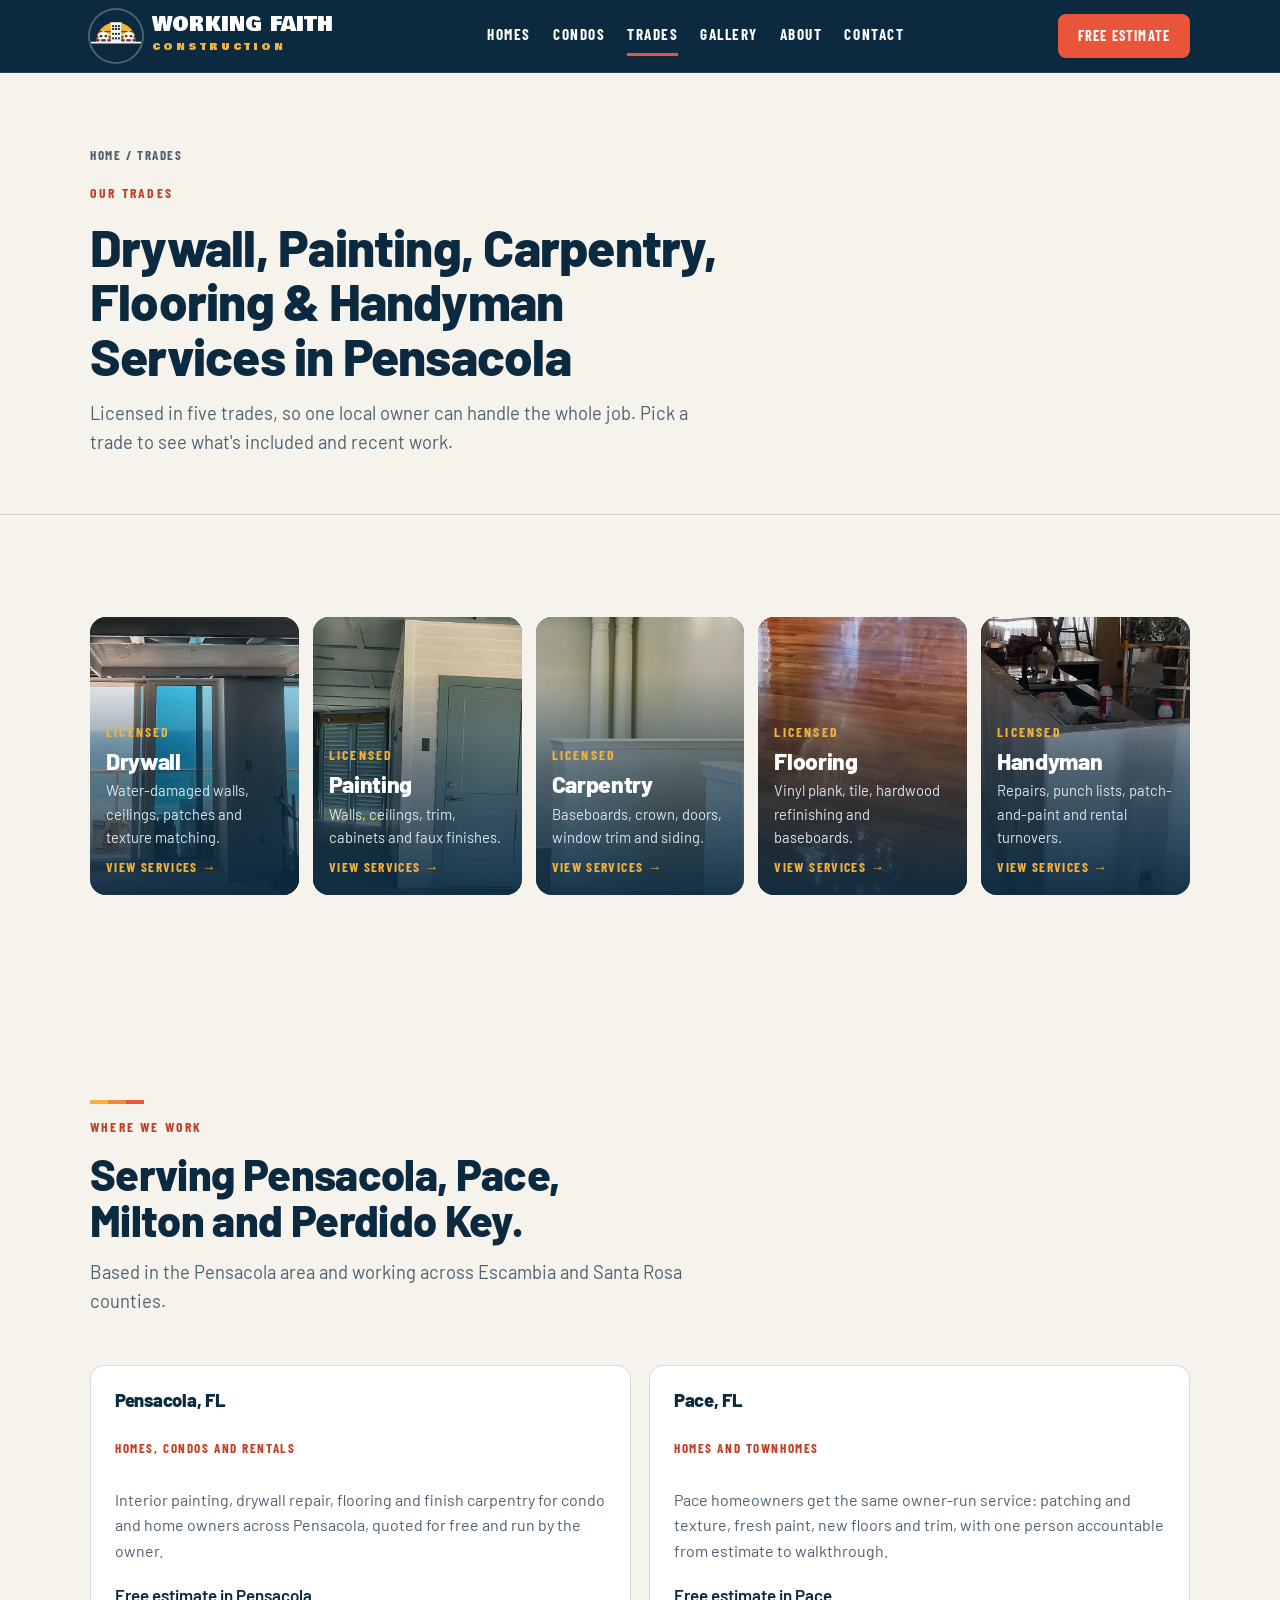
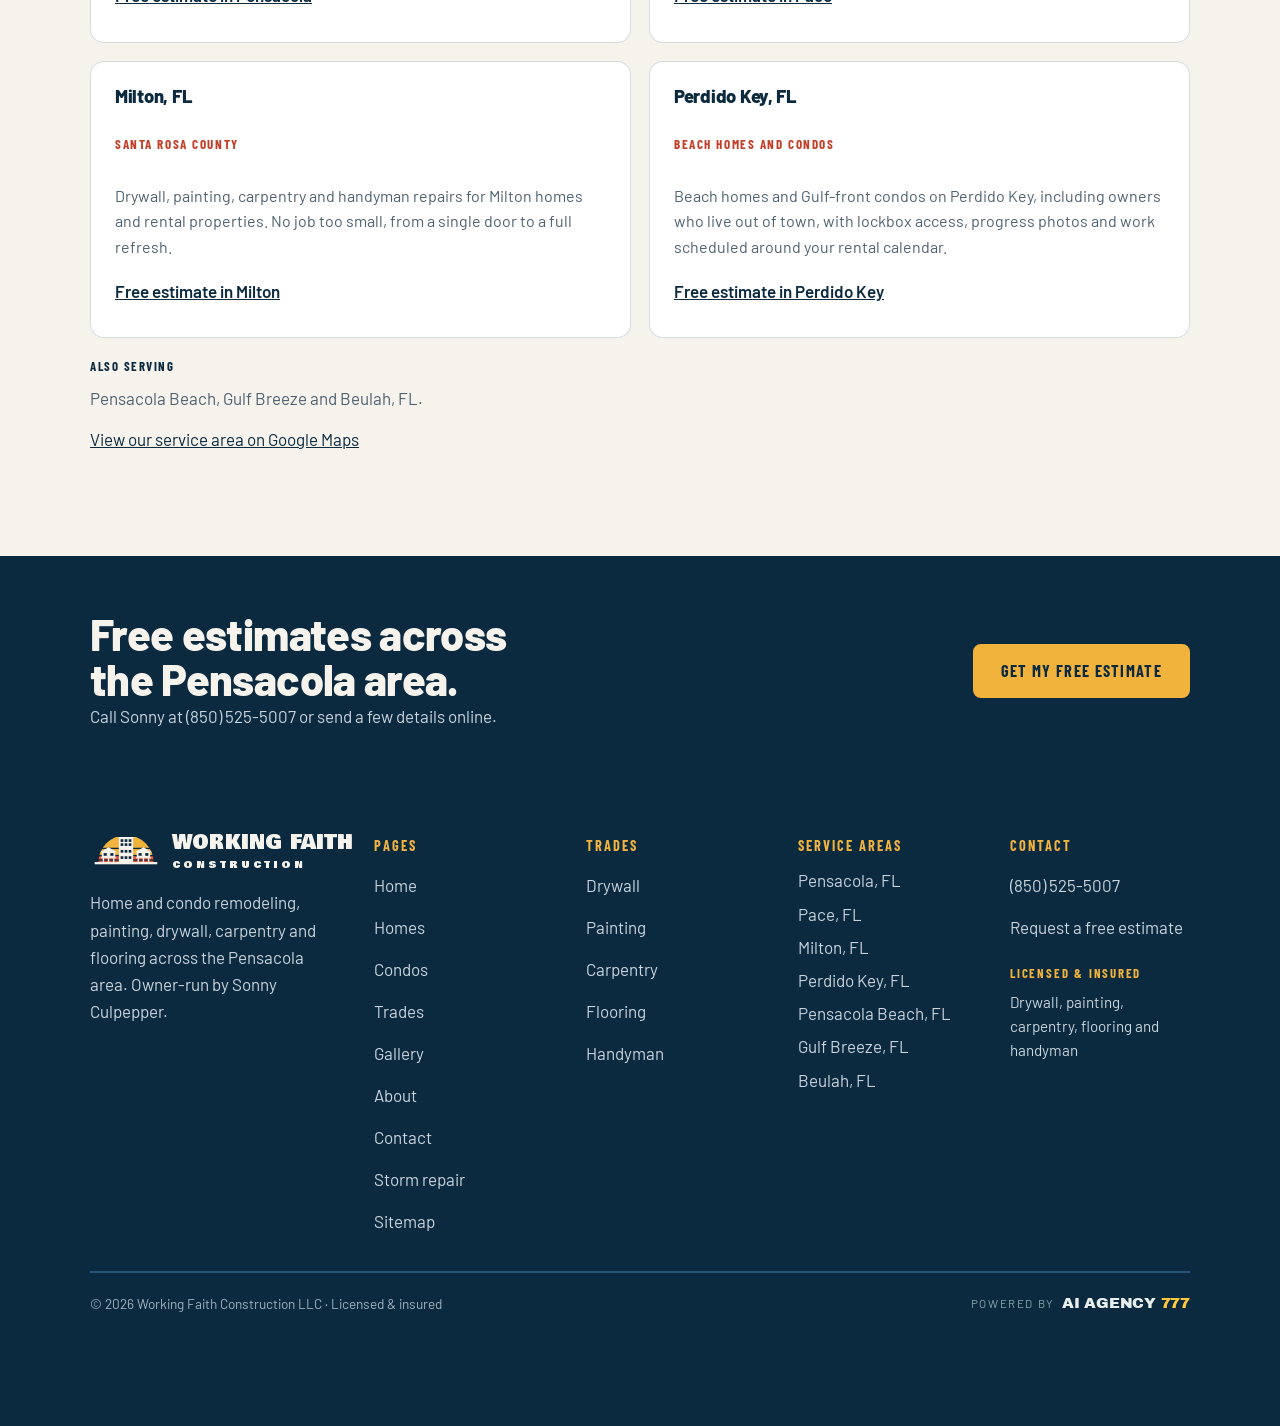
<file: trades.html>
<!doctype html>
<html lang="en">
<head>
<meta charset="utf-8">
<meta name="viewport" content="width=device-width, initial-scale=1, viewport-fit=cover">
<title>Our Trades | Drywall, Painting, Carpentry, Flooring &amp; Handyman in Pensacola | Working Faith Construction</title>
<meta name="description" content="Working Faith Construction is licensed in drywall, painting, carpentry, flooring and handyman work, serving Pensacola, Gulf Breeze, Pace, Milton and Perdido Key. Free estimates.">
<meta name="keywords" content="Pensacola contractor trades, drywall Pensacola, painting Pensacola, carpentry Pensacola, flooring Pensacola, handyman Pensacola, Working Faith Construction, Pensacola contractor, home remodeling Pensacola, home repair Pensacola, condo remodeling Pensacola, painting contractor Pensacola, drywall repair Pensacola, flooring installation Pensacola, carpentry Pensacola, handyman Pensacola, Pace FL contractor, Milton FL contractor, Perdido Key condo remodel">
<link rel="canonical" href="https://workingfaithconstruction.com/trades.html">
<meta name="robots" content="index, follow">
<meta name="geo.region" content="US-FL">
<meta name="geo.placename" content="Pensacola, Florida">
<meta property="og:type" content="website">
<meta property="og:site_name" content="Working Faith Construction">
<meta property="og:title" content="Our Trades | Drywall, Painting, Carpentry, Flooring &amp; Handyman in Pensacola | Working Faith Construction">
<meta property="og:description" content="Working Faith Construction is licensed in drywall, painting, carpentry, flooring and handyman work, serving Pensacola, Gulf Breeze, Pace, Milton and Perdido Key. Free estimates.">
<meta property="og:url" content="https://workingfaithconstruction.com/trades.html">
<meta name="twitter:card" content="summary">
<link rel="icon" href="favicon.svg" type="image/svg+xml">
<link rel="stylesheet" href="https://fonts.googleapis.com/css2?family=Bowlby+One&family=Barlow:wght@400;500;600;700;800&family=Barlow+Condensed:wght@600;700&display=swap">
<link rel="stylesheet" href="https://fonts.googleapis.com/css2?family=Archivo+Black&text=AIGENCY7%20&display=swap">
<link rel="stylesheet" href="site.css">
<script type="application/ld+json">{"@context": "https://schema.org", "@type": "BreadcrumbList", "itemListElement": [{"@type": "ListItem", "position": 1, "name": "Home", "item": "https://workingfaithconstruction.com/"}, {"@type": "ListItem", "position": 2, "name": "Trades", "item": "https://workingfaithconstruction.com/trades.html"}]}</script>
</head>
<body>
<svg width="0" height="0" style="position:absolute" aria-hidden="true">
  <defs>
    <clipPath id="sunClip"><path d="M18 78 A62 62 0 0 1 142 78 Z"></path></clipPath>
    <clipPath id="skyClip"><rect x="0" y="0" width="160" height="78"></rect></clipPath>
    <symbol id="mark" viewBox="0 10 160 76">
      <g clip-path="url(#sunClip)">
        <rect x="0" y="16" width="160" height="28" fill="#F2B33D"></rect>
        <rect x="0" y="47" width="160" height="13" fill="#F2B33D"></rect>
        <rect x="0" y="63" width="160" height="7" fill="#E8553A"></rect>
        <rect x="0" y="73" width="160" height="5" fill="#E8553A"></rect>
      </g>
      <g fill="currentColor">
        <path d="M62 16 H98 V21 H96 V78 H64 V21 H62 Z"></path>
        <path d="M22 54 L41 43 L60 54 Z"></path><rect x="26" y="53" width="30" height="13"></rect><rect x="24" y="65" width="34" height="2.5"></rect><rect x="28" y="67" width="3" height="11"></rect><rect x="39.5" y="67" width="3" height="11"></rect><rect x="51" y="67" width="3" height="11"></rect>
        <path d="M100 54 L119 43 L138 54 Z"></path><rect x="104" y="53" width="30" height="13"></rect><rect x="102" y="65" width="34" height="2.5"></rect><rect x="106" y="67" width="3" height="11"></rect><rect x="117.5" y="67" width="3" height="11"></rect><rect x="129" y="67" width="3" height="11"></rect>
      </g>
      <g style="fill:var(--win,#F6F3EC)"><rect x="68" y="25" width="6" height="6"></rect><rect x="77" y="25" width="6" height="6"></rect><rect x="86" y="25" width="6" height="6"></rect><rect x="68" y="34" width="6" height="6"></rect><rect x="77" y="34" width="6" height="6"></rect><rect x="86" y="34" width="6" height="6"></rect><rect x="68" y="49" width="6" height="6"></rect><rect x="77" y="49" width="6" height="6"></rect><rect x="86" y="49" width="6" height="6"></rect><rect x="68" y="63" width="6" height="6"></rect><rect x="77" y="63" width="6" height="6"></rect><rect x="86" y="63" width="6" height="6"></rect><rect x="30" y="56" width="7" height="6"></rect><rect x="45" y="56" width="7" height="6"></rect><rect x="108" y="56" width="7" height="6"></rect><rect x="123" y="56" width="7" height="6"></rect></g>
      <rect x="10" y="76" width="140" height="5" fill="currentColor"></rect>
    </symbol>
    <clipPath id="badgeClip"><circle cx="50" cy="50" r="50"></circle></clipPath>
    <symbol id="badge" viewBox="0 0 100 100">
      <circle cx="50" cy="50" r="50" fill="#0B2A40"></circle>
      <g clip-path="url(#badgeClip)">
        <g transform="translate(0.4 13.64) scale(0.62)">
          <g clip-path="url(#sunClip)">
            <rect x="0" y="16" width="160" height="28" fill="#F2B33D"></rect>
            <rect x="0" y="47" width="160" height="13" fill="#F2B33D"></rect>
            <rect x="0" y="63" width="160" height="7" fill="#E8553A"></rect>
            <rect x="0" y="73" width="160" height="5" fill="#E8553A"></rect>
          </g>
          <g fill="#F6F3EC">
            <path d="M62 16 H98 V21 H96 V78 H64 V21 H62 Z"></path>
            <path d="M22 54 L41 43 L60 54 Z"></path><rect x="26" y="53" width="30" height="13"></rect><rect x="24" y="64" width="34" height="4"></rect><rect x="29" y="67" width="5" height="11"></rect><rect x="48" y="67" width="5" height="11"></rect>
            <path d="M100 54 L119 43 L138 54 Z"></path><rect x="104" y="53" width="30" height="13"></rect><rect x="102" y="64" width="34" height="4"></rect><rect x="107" y="67" width="5" height="11"></rect><rect x="126" y="67" width="5" height="11"></rect>
          </g>
          <g fill="#0B2A40"><rect x="68" y="25" width="6" height="6"></rect><rect x="77" y="25" width="6" height="6"></rect><rect x="86" y="25" width="6" height="6"></rect><rect x="68" y="34" width="6" height="6"></rect><rect x="77" y="34" width="6" height="6"></rect><rect x="86" y="34" width="6" height="6"></rect><rect x="68" y="49" width="6" height="6"></rect><rect x="77" y="49" width="6" height="6"></rect><rect x="86" y="49" width="6" height="6"></rect><rect x="68" y="63" width="6" height="6"></rect><rect x="77" y="63" width="6" height="6"></rect><rect x="86" y="63" width="6" height="6"></rect><rect x="30" y="56" width="7" height="6"></rect><rect x="45" y="56" width="7" height="6"></rect><rect x="108" y="56" width="7" height="6"></rect><rect x="123" y="56" width="7" height="6"></rect></g>
        </g>
        <rect x="0" y="61" width="100" height="3.4" fill="#F6F3EC"></rect>
      </g>
    </symbol>
    <symbol id="ico-x" viewBox="0 0 24 24"><circle cx="12" cy="12" r="11" fill="#E2DACA"></circle><path d="M8 8l8 8M16 8l-8 8" stroke="#4F6170" stroke-width="2.5" stroke-linecap="round"></path></symbol>
    <symbol id="ico-check" viewBox="0 0 24 24"><circle cx="12" cy="12" r="11" fill="#F2B33D"></circle><path d="M7 12.5l3.2 3.2L17 9" fill="none" stroke="#0B2A40" stroke-width="2.6" stroke-linecap="round" stroke-linejoin="round"></path></symbol>
  </defs>
</svg>
<a class="skip" href="#main">Skip to content</a>
<header class="site">
  <div class="wrap">
    <a class="brand" href="index.html" aria-label="Working Faith Construction, home">
      <svg class="badge" viewBox="0 0 100 100" aria-hidden="true"><use href="#badge"></use></svg>
      <span><b>WORKING FAITH</b><small>CONSTRUCTION</small></span>
    </a>
    <nav class="main" id="mainNav" aria-label="Main">
      <a href="home-remodel.html">Homes</a>
      <a href="condo-remodel.html">Condos</a>
      <a href="trades.html" aria-current="page">Trades</a>
      <a href="gallery.html">Gallery</a>
      <a href="about.html">About</a>
      <a href="contact.html">Contact</a>
    </nav>
    <div class="head-right">
      <a class="btn" href="contact.html#estimate">Free estimate</a>
      <button class="menu-btn" id="menuBtn" type="button" aria-expanded="false" aria-controls="mainNav" aria-label="Menu"><svg viewBox="0 0 24 24" fill="none" stroke="currentColor" stroke-width="2.4" stroke-linecap="round" aria-hidden="true"><path d="M4 7h16M4 12h16M4 17h16"></path></svg></button>
    </div>
  </div>
</header>
<main id="main">
<section class="page-hero">
  <div class="wrap">
    <p class="crumbs"><a href="index.html">Home</a> / Trades</p>
    <span class="eyebrow">Our trades</span>
    <h1>Drywall, Painting, Carpentry, Flooring &amp; Handyman Services in Pensacola</h1>
    <p class="lede">Licensed in five trades, so one local owner can handle the whole job. Pick a trade to see what's included and recent work.</p>
  </div>
</section>
<section class="block">
  <div class="wrap">
    <div class="trade-cards">
      <a class="trade-card reveal" href="drywall-repair.html">
        <img src="img/slides/gulf-condo.webp" width="1536" height="864" loading="lazy" decoding="async" alt="Gulf-front condo with new ceiling framing ready for drywall">
        <span class="tc-body"><span class="eyebrow">Licensed</span><h2>Drywall</h2><p>Water-damaged walls, ceilings, patches and texture matching.</p><span class="tc-go">View services →</span></span>
      </a>
      <a class="trade-card reveal" href="interior-painting.html">
        <img src="img/slides/beach-house.webp" width="1536" height="864" loading="lazy" decoding="async" alt="Painted ceiling, siding and door under a stilt beach house">
        <span class="tc-body"><span class="eyebrow">Licensed</span><h2>Painting</h2><p>Walls, ceilings, trim, cabinets and faux finishes.</p><span class="tc-go">View services →</span></span>
      </a>
      <a class="trade-card reveal" href="carpentry-trim.html">
        <img src="img/slides/commercial-interior.webp" width="1536" height="864" loading="lazy" decoding="async" alt="Finished interior with white trim, columns and half walls">
        <span class="tc-body"><span class="eyebrow">Licensed</span><h2>Carpentry</h2><p>Baseboards, crown, doors, window trim and siding.</p><span class="tc-go">View services →</span></span>
      </a>
      <a class="trade-card reveal" href="flooring-installation.html">
        <img src="img/slides/hardwood-floor.webp" width="1536" height="864" loading="lazy" decoding="async" alt="Refinished hardwood floor with a high-gloss finish">
        <span class="tc-body"><span class="eyebrow">Licensed</span><h2>Flooring</h2><p>Vinyl plank, tile, hardwood refinishing and baseboards.</p><span class="tc-go">View services →</span></span>
      </a>
      <a class="trade-card reveal" href="handyman-services.html">
        <img src="img/slides/kitchen-drywall.webp" width="1536" height="864" loading="lazy" decoding="async" alt="Kitchen repair in progress with new drywall on the island">
        <span class="tc-body"><span class="eyebrow">Licensed</span><h2>Handyman</h2><p>Repairs, punch lists, patch-and-paint and rental turnovers.</p><span class="tc-go">View services →</span></span>
      </a>
    </div>
  </div>
</section>
<section class="block" id="areas">
  <div class="wrap">
    <div class="sec-head reveal">
      <span class="eyebrow">Where we work</span>
      <h2>Serving Pensacola, Pace, Milton and Perdido Key.</h2>
      <p class="lede">Based in the Pensacola area and working across Escambia and Santa Rosa counties.</p>
    </div>
    <div class="cities">
      <article class="city reveal">
        <h3>Pensacola, FL</h3>
        <h4>Homes, condos and rentals</h4>
        <p>Interior painting, drywall repair, flooring and finish carpentry for condo and home owners across Pensacola, quoted for free and run by the owner.</p>
        <a href="contact.html#estimate">Free estimate in Pensacola</a>
      </article>
      <article class="city reveal">
        <h3>Pace, FL</h3>
        <h4>Homes and townhomes</h4>
        <p>Pace homeowners get the same owner-run service: patching and texture, fresh paint, new floors and trim, with one person accountable from estimate to walkthrough.</p>
        <a href="contact.html#estimate">Free estimate in Pace</a>
      </article>
      <article class="city reveal">
        <h3>Milton, FL</h3>
        <h4>Santa Rosa County</h4>
        <p>Drywall, painting, carpentry and handyman repairs for Milton homes and rental properties. No job too small, from a single door to a full refresh.</p>
        <a href="contact.html#estimate">Free estimate in Milton</a>
      </article>
      <article class="city reveal">
        <h3>Perdido Key, FL</h3>
        <h4>Beach homes and condos</h4>
        <p>Beach homes and Gulf-front condos on Perdido Key, including owners who live out of town, with lockbox access, progress photos and work scheduled around your rental calendar.</p>
        <a href="contact.html#estimate">Free estimate in Perdido Key</a>
      </article>
    </div>
    <div class="also reveal"><h5>Also serving</h5><p>Pensacola Beach, Gulf Breeze and Beulah, FL.</p></div>
    <p style="margin-top:14px"><a href="https://www.google.com/maps/search/?api=1&amp;query=Pensacola%2C%20FL" target="_blank" rel="noopener">View our service area on Google Maps</a></p>
  </div>
</section>
</main>
<section class="cta-band">
  <div class="wrap">
    <div>
      <h2>Free estimates across the Pensacola area.</h2>
      <p>Call Sonny at (850) 525-5007 or send a few details online.</p>
    </div>
    <a class="btn gold" href="contact.html#estimate">Get my free estimate</a>
  </div>
</section>
<footer class="site">
  <div class="wrap">
    <div>
      <a class="brand" href="index.html" aria-label="Working Faith Construction, home">
        <svg viewBox="0 10 160 76" aria-hidden="true" style="color:#F6F3EC;--win:#0B2A40"><use href="#mark"></use></svg>
        <span><b>WORKING FAITH</b><small>CONSTRUCTION</small></span>
      </a>
      <p style="margin-top:16px;max-width:42ch;color:#C9D4DC">Home and condo remodeling, painting, drywall, carpentry and flooring across the Pensacola area. Owner-run by Sonny Culpepper.</p>
    </div>
    <div><h4>Pages</h4><ul><li><a href="index.html">Home</a></li><li><a href="home-remodel.html">Homes</a></li><li><a href="condo-remodel.html">Condos</a></li><li><a href="trades.html">Trades</a></li><li><a href="gallery.html">Gallery</a></li><li><a href="about.html">About</a></li><li><a href="contact.html">Contact</a></li><li><a href="storm-repair.html">Storm repair</a></li><li><a href="sitemap.xml">Sitemap</a></li></ul></div>
    <div><h4>Trades</h4><ul><li><a href="drywall-repair.html">Drywall</a></li><li><a href="interior-painting.html">Painting</a></li><li><a href="carpentry-trim.html">Carpentry</a></li><li><a href="flooring-installation.html">Flooring</a></li><li><a href="handyman-services.html">Handyman</a></li></ul></div>
    <div><h4>Service areas</h4><ul><li>Pensacola, FL</li><li>Pace, FL</li><li>Milton, FL</li><li>Perdido Key, FL</li><li>Pensacola Beach, FL</li><li>Gulf Breeze, FL</li><li>Beulah, FL</li></ul></div>
    <div><h4>Contact</h4><ul><li><a href="tel:+18505255007">(850) 525-5007</a></li><li><a href="contact.html#estimate">Request a free estimate</a></li></ul><h5 class="fh5">Licensed &amp; insured</h5><p class="fp">Drywall, painting, carpentry, flooring and handyman</p></div>
    <p class="legal"><span>© 2026 Working Faith Construction LLC · Licensed &amp; insured</span><span class="powered"><span class="pb">Powered by</span> <a class="aa777" href="https://aiagency777.com" target="_blank" rel="noopener" aria-label="AI Agency 777"><span class="aa-name">AI AGENCY</span> <span class="aa-num">777</span></a></span></p>
  </div>
</footer>
<div class="callbar">
  <a class="btn gold" href="tel:+18505255007">Call (850) 525-5007</a>
  <a class="btn" href="contact.html#estimate">Free estimate</a>
</div>
<script src="site.js"></script>
</body>
</html>
</file>
<file: site.css>
/* Layout: retro sign-shop page — striped sunset bands divide sections, navy slabs alternate with sand paper */
:root{
  --sand:#F6F3EC;
  --paper:#EFE6D2;
  --navy:#0B2A40;
  --navy-2:#123A57;
  --gold:#F2B33D;
  --orange:#EE8A3A;
  --coral:#E8553A;
  --coral-ink:#C23F27;
  --blue:#1E6FA8;
  --sky:#4FA3DF;
  --ink:#0B2A40;
  --muted:#4F6170;
  --white:#FFFFFF;
  --display:'Bowlby One','Arial Black',Impact,sans-serif;
  --head:'Barlow',system-ui,-apple-system,'Segoe UI',sans-serif;
  --line:rgba(11,42,64,.16);
  --body:'Barlow',system-ui,-apple-system,'Segoe UI',sans-serif;
  --label:'Barlow Condensed','Arial Narrow',sans-serif;
  --wrap:1180px;
  --gutter:clamp(16px,4vw,40px);
  color-scheme:light;
}
*{box-sizing:border-box}
html{scroll-behavior:smooth}
body{background:var(--sand);color:var(--ink);font-family:var(--body);font-size:17px;line-height:1.6;margin:0}
img,svg{max-width:100%}
a{color:inherit}
h1,h2,h3{font-family:var(--head);font-weight:800;line-height:1.06;margin:0;text-wrap:balance;letter-spacing:-.015em}
h1{font-size:clamp(2.1rem,5.4vw,3.9rem)}
h2{font-size:clamp(1.7rem,3.8vw,2.7rem)}
h3{font-size:1.15rem;line-height:1.15}
p{margin:0}
.wrap{max-width:var(--wrap);margin:0 auto;padding-inline:var(--gutter)}
.eyebrow{font-family:var(--label);font-weight:700;text-transform:uppercase;letter-spacing:.16em;font-size:.86rem;color:var(--coral-ink)}
.lede{font-size:1.15rem;color:var(--muted);max-width:60ch}
:focus-visible{outline:3px solid var(--blue);outline-offset:3px}
.skip{position:absolute;left:-999px;top:8px;background:var(--navy);color:var(--white);padding:8px 14px;z-index:99}
.skip:focus{left:8px}

/* stripes motif */
.sec-head .eyebrow::before{content:"";display:block;width:54px;height:4px;margin-bottom:12px;background:linear-gradient(90deg,var(--gold) 0 33%,var(--orange) 33% 66%,var(--coral) 66%)}

/* buttons */
.btn{display:inline-flex;align-items:center;justify-content:center;gap:10px;min-height:52px;padding:12px 26px;font-family:var(--label);font-weight:700;font-size:1.02rem;text-transform:uppercase;letter-spacing:.08em;text-decoration:none;border:2px solid var(--coral);border-radius:8px;cursor:pointer;transition:transform .18s ease,box-shadow .18s ease,background .18s ease;background:var(--coral);color:var(--white)}
.btn:hover{transform:translateY(-1px);background:var(--coral-ink);border-color:var(--coral-ink);box-shadow:0 8px 20px rgba(11,42,64,.18)}
.btn:active{transform:none;box-shadow:none}
.btn.ghost{background:transparent;color:var(--navy);border-color:var(--navy)}
.btn.ghost:hover{background:var(--navy);color:var(--sand)}
.btn.gold{background:var(--gold);color:var(--navy);border-color:var(--gold)}
.btn.gold:hover{background:#E0A229;border-color:#E0A229}

/* header */
header.site{position:sticky;top:env(safe-area-inset-top,0px);z-index:40;background:rgba(246,243,236,.94);backdrop-filter:blur(8px);border-bottom:1px solid var(--line)}
header.site .wrap{display:flex;align-items:center;justify-content:space-between;gap:16px;padding-block:10px}
.brand{display:flex;align-items:center;gap:10px;text-decoration:none;color:var(--navy)}
.brand svg{width:72px;height:34px;flex:none}
.brand b{font-family:var(--display);font-weight:400;font-size:1.2rem;line-height:1;display:block;white-space:nowrap;letter-spacing:.01em}
.brand small{font-family:var(--display);font-size:.62rem;letter-spacing:.3em;display:block;margin-top:4px;white-space:nowrap}
nav.main{display:flex;gap:22px;font-family:var(--label);font-weight:700;text-transform:uppercase;letter-spacing:.1em;font-size:.95rem}
nav.main a{text-decoration:none;padding:6px 0;border-bottom:3px solid transparent}
nav.main a:hover{border-color:var(--coral)}
header.site .btn{min-height:44px;padding:8px 18px;font-size:.9rem}
@media (max-width:920px){nav.main{display:none}}
@media (max-width:460px){.brand svg{width:54px;height:26px}.brand small{font-size:.5rem;letter-spacing:.2em}.brand b{font-size:.92rem}header.site .btn{padding:8px 12px;font-size:.8rem}}

/* hero */
.hero{position:relative;overflow:hidden;padding-block:clamp(40px,7vw,88px) 0}
.hero .wrap{display:grid;grid-template-columns:minmax(0,1.1fr) minmax(0,.9fr);gap:clamp(28px,5vw,64px);align-items:center}
.hero-copy{display:flex;flex-direction:column;gap:22px;min-width:0}
.hero-copy .lede{color:var(--ink)}
.hero h1 em{font-style:normal;color:var(--coral)}
.cta-row{display:flex;flex-wrap:wrap;gap:14px}
.chips{display:flex;flex-wrap:wrap;gap:8px;list-style:none;padding:0;margin:0}
.chips li{font-family:var(--label);font-weight:700;text-transform:uppercase;letter-spacing:.1em;font-size:.85rem;color:var(--muted);display:flex;align-items:center;gap:8px}
.chips li::before{content:"";width:8px;height:8px;border-radius:50%;background:var(--coral)}
.sun-card{position:relative;background:linear-gradient(180deg,var(--paper),var(--sand));border:1px solid var(--line);border-radius:16px;box-shadow:0 30px 60px rgba(11,42,64,.12);padding:clamp(20px,4vw,40px) clamp(16px,3vw,32px) 20px;max-width:520px;width:100%;justify-self:center}
.sun-card svg{display:block;width:100%;height:auto}
.sun-card figcaption{display:flex;flex-direction:column;align-items:center;text-align:center;margin-top:14px;color:var(--navy);font-family:var(--display)}
.sun-card .wm-big{font-size:clamp(1.9rem,6vw,2.6rem);line-height:1.04;letter-spacing:.02em}
.sun-card .wm-small{margin-top:8px;font-size:clamp(.72rem,2vw,.9rem);letter-spacing:.3em;padding-left:.3em}
@media (max-width:860px){.hero .wrap{grid-template-columns:minmax(0,1fr)}.sun-card{max-width:440px}}

/* hero animation */
.anim .band{transform-box:fill-box;animation:rise .9s cubic-bezier(.2,.8,.2,1) both}
.anim .band.b2{animation-delay:.12s}.anim .band.b3{animation-delay:.24s}.anim .band.b4{animation-delay:.36s}
.anim .horizon{transform-origin:80px 78px;animation:paint .9s .3s cubic-bezier(.6,.05,.3,1) both}
.anim .bld{animation:build .9s cubic-bezier(.2,.8,.2,1) both}
.anim .bld.h1{animation-delay:.7s}.anim .bld.c{animation-delay:.85s}.anim .bld.h2{animation-delay:1s}
.anim .lit{animation:lit .5s 1.6s ease-out both}
@keyframes rise{from{transform:translateY(60px)}to{transform:none}}
@keyframes paint{from{transform:scaleX(0)}to{transform:scaleX(1)}}
@keyframes build{from{transform:translateY(64px)}to{transform:none}}
@keyframes lit{from{opacity:0}to{opacity:1}}

/* marquee */
.marquee{background:var(--navy);color:#DCE4EA;overflow:hidden;margin-top:clamp(40px,6vw,72px)}
.marquee-track{display:flex;width:max-content;animation:slide 38s linear infinite}
.marquee:hover .marquee-track{animation-play-state:paused}
.marquee ul{display:flex;align-items:center;gap:28px;list-style:none;margin:0;padding:14px 14px;font-family:var(--label);font-weight:700;text-transform:uppercase;letter-spacing:.16em;font-size:.95rem;white-space:nowrap}
.marquee li.dot{width:6px;height:6px;border-radius:50%;background:var(--coral);flex:none}
@keyframes slide{to{transform:translateX(-50%)}}

/* stats */
.stats{background:var(--sand);border-bottom:1px solid var(--line)}
.stats .wrap{display:grid;grid-template-columns:repeat(4,minmax(0,1fr));gap:0}
.stat{padding:26px 18px;border-left:1px solid var(--line);display:flex;flex-direction:column;gap:4px}
.stat:first-child{border-left:0}
.stat b{font-family:var(--head);font-weight:800;font-size:clamp(1.8rem,4vw,2.6rem);line-height:1;color:var(--navy);font-variant-numeric:tabular-nums}
.stat span{font-family:var(--label);font-weight:700;text-transform:uppercase;letter-spacing:.1em;font-size:.88rem;color:var(--muted)}
@media (max-width:760px){.stats .wrap{grid-template-columns:repeat(2,minmax(0,1fr))}.stat:nth-child(3){border-left:0}.stat:nth-child(n+3){border-top:1px solid var(--line)}}

/* sections */
section.block{padding-block:clamp(56px,8vw,104px)}
.sec-head{display:flex;flex-direction:column;gap:14px;margin-bottom:clamp(28px,4vw,48px);max-width:760px}
.navy{background:var(--navy);color:var(--sand)}
.navy .lede{color:#C9D4DC}
.navy .eyebrow{color:var(--gold)}
.divider{height:5px;background:linear-gradient(90deg,var(--gold) 0 33.3%,var(--orange) 33.3% 66.6%,var(--coral) 66.6%)}

/* compare */
.compare{display:grid;grid-template-columns:repeat(2,minmax(0,1fr));gap:24px}
.c-card{border:1px solid var(--line);border-radius:14px;padding:30px;display:flex;flex-direction:column;gap:16px;background:var(--white)}
.c-card.good{background:var(--navy);color:var(--sand);border-color:var(--navy);box-shadow:0 24px 50px rgba(11,42,64,.18)}
.c-card ul{list-style:none;margin:0;padding:0;display:grid;gap:12px}
.c-card li{display:grid;grid-template-columns:26px minmax(0,1fr);gap:10px;align-items:start}
.c-card li svg{width:22px;height:22px;margin-top:3px}
.c-card .label{font-family:var(--label);font-weight:700;letter-spacing:.14em;text-transform:uppercase;font-size:.85rem}
.c-card.bad .label{color:var(--muted)}
.c-card.good .label{color:var(--gold)}
@media (max-width:760px){.compare{grid-template-columns:minmax(0,1fr)}}

/* paint demo */
.demo{display:grid;grid-template-columns:minmax(0,1.25fr) minmax(0,.75fr);gap:clamp(24px,4vw,48px);align-items:center}
.room{--wall:#1E6FA8;--pos:55%;position:relative;aspect-ratio:16/10;max-width:100%;border:1px solid rgba(255,255,255,.18);border-radius:14px;overflow:hidden;box-shadow:0 30px 60px rgba(0,0,0,.3);background:var(--paper);touch-action:pan-y;user-select:none}
.room .layer{position:absolute;inset:0}
.room .before{background:
  radial-gradient(ellipse 9% 12% at 22% 30%,#D9D4C8 0 60%,transparent 62%),
  radial-gradient(ellipse 6% 9% at 64% 22%,#D9D4C8 0 60%,transparent 62%),
  radial-gradient(ellipse 11% 7% at 78% 58%,#D9D4C8 0 60%,transparent 62%),
  radial-gradient(ellipse 5% 10% at 36% 64%,#D3CDBF 0 60%,transparent 62%),
  linear-gradient(#E9E2D3,#E2DACA)}
.room .before .crack{position:absolute;left:48%;top:12%;width:3px;height:30%;background:#B9B09E;transform:rotate(14deg);border-radius:2px}
.room .after{background:var(--wall);clip-path:inset(0 calc(100% - var(--pos)) 0 0);transition:background .45s ease}
.room .window{position:absolute;left:58%;top:16%;width:28%;height:44%;border:8px solid var(--white);border-radius:3px;overflow:hidden;box-shadow:0 4px 14px rgba(0,0,0,.15)}
.room .window i{position:absolute;inset:0;background:linear-gradient(var(--gold) 0 30%,var(--orange) 30% 48%,var(--coral) 48% 60%,var(--blue) 60%)}
.room .window b{position:absolute;left:50%;top:0;bottom:0;width:6px;margin-left:-3px;background:var(--white)}
.room .trim{position:absolute;left:0;right:0;bottom:0;height:13%;background:var(--white);box-shadow:0 -2px 0 rgba(11,42,64,.12)}
.room .floor{position:absolute;left:0;right:0;bottom:0;height:6%;background:#C8A97E}
.room .handle{position:absolute;top:0;bottom:0;left:var(--pos);width:0;pointer-events:none}
.room .handle::before{content:"";position:absolute;top:0;bottom:0;left:-2px;width:4px;background:var(--navy)}
.room .roller-head{position:absolute;top:50%;left:-26px;width:52px;height:96px;margin-top:-48px;background:var(--navy);border-radius:10px;box-shadow:inset 0 0 0 4px var(--wall);transition:box-shadow .45s ease}
.room .roller-head::after{content:"";position:absolute;left:50%;top:100%;width:6px;height:60px;margin-left:-3px;background:var(--navy);border-radius:0 0 4px 4px}
.room .tag{position:absolute;top:12px;font-family:var(--label);font-weight:700;letter-spacing:.14em;text-transform:uppercase;font-size:.75rem;background:rgba(255,255,255,.9);border-radius:4px;padding:3px 10px}
.room .tag.l{left:12px}.room .tag.r{right:12px}
.room input[type=range]{position:absolute;inset:0;width:100%;height:100%;opacity:0;cursor:ew-resize;margin:0}
.room:has(input:focus-visible){outline:3px solid var(--blue);outline-offset:4px}
.swatches{display:grid;grid-template-columns:repeat(5,minmax(0,1fr));gap:10px;margin-top:6px}
.swatch{display:flex;flex-direction:column;align-items:center;gap:6px;background:none;border:0;padding:0;cursor:pointer;font-family:var(--label);font-weight:700;font-size:.78rem;letter-spacing:.06em;text-transform:uppercase;color:var(--sand)}
.swatch i{display:block;width:100%;aspect-ratio:1;border-radius:8px;border:2px solid rgba(255,255,255,.35);transition:transform .15s ease}
.swatch:hover i{transform:translateY(-3px)}
.swatch[aria-pressed=true] i{border-color:var(--gold);box-shadow:0 0 0 3px var(--gold)}
.demo-copy{display:flex;flex-direction:column;gap:18px;min-width:0}
.fine{font-size:.85rem;color:#9FB2C0}
@media (max-width:860px){.demo{grid-template-columns:minmax(0,1fr)}}

/* services */
.services{display:grid;grid-template-columns:repeat(3,minmax(0,1fr));gap:20px}
.svc{position:relative;overflow:hidden;background:var(--white);border:1px solid var(--line);border-radius:14px;padding:28px 24px 24px;display:flex;flex-direction:column;gap:10px;transition:transform .2s ease,box-shadow .2s ease}
.svc::before{content:"";position:absolute;left:0;right:0;top:0;height:4px;background:linear-gradient(90deg,var(--gold) 0 33.3%,var(--orange) 33.3% 66.6%,var(--coral) 66.6%);transform:scaleX(.18);transform-origin:left;transition:transform .35s ease}
.svc:hover{transform:translateY(-3px);box-shadow:0 16px 34px rgba(11,42,64,.12)}
.svc:hover::before{transform:scaleX(1)}
.svc svg{width:40px;height:40px;color:var(--coral)}
.svc p{color:var(--muted);font-size:1rem}
.svc .flag{font-family:var(--label);font-weight:700;letter-spacing:.12em;text-transform:uppercase;font-size:.75rem;color:var(--blue)}
@media (max-width:900px){.services{grid-template-columns:repeat(2,minmax(0,1fr))}}
@media (max-width:560px){.services{grid-template-columns:minmax(0,1fr)}}

/* away */
.away{display:grid;grid-template-columns:minmax(0,.9fr) minmax(0,1.1fr);gap:clamp(24px,5vw,64px);align-items:start}
.away-list{display:grid;grid-template-columns:repeat(2,minmax(0,1fr));gap:18px}
.away-item{border-top:3px solid var(--gold);padding-top:14px;display:flex;flex-direction:column;gap:6px}
.away-item:nth-child(2){border-color:var(--orange)}.away-item:nth-child(3){border-color:var(--coral)}.away-item:nth-child(4){border-color:var(--sky)}
.away-item p{color:#C9D4DC;font-size:1rem}
@media (max-width:860px){.away,.away-list{grid-template-columns:minmax(0,1fr)}}

/* process */
.steps{list-style:none;margin:0;padding:0;display:grid;grid-template-columns:repeat(5,minmax(0,1fr));gap:18px;position:relative;counter-reset:step}
.steps::before{content:"";position:absolute;left:28px;right:28px;top:28px;height:3px;background:rgba(11,42,64,.12);border-radius:2px}
.steps::after{content:"";position:absolute;left:28px;top:28px;height:3px;width:calc((100% - 56px) * var(--progress,1));background:var(--coral);border-radius:3px;transition:width .2s linear}
.step{position:relative;z-index:1;display:flex;flex-direction:column;gap:10px;counter-increment:step}
.step .num{width:60px;height:60px;border-radius:50%;background:var(--sand);border:2px solid var(--line);display:grid;place-items:center;font-family:var(--head);font-weight:800;font-size:1.3rem;transition:background .3s ease,color .3s ease}
.step.on .num{background:var(--navy);color:var(--gold)}
.step p{color:var(--muted);font-size:.98rem}
@media (max-width:900px){.steps{grid-template-columns:minmax(0,1fr)}.steps::before{left:28px;right:auto;top:28px;bottom:28px;width:3px;height:auto}.steps::after{left:28px;top:28px;width:3px;height:calc((100% - 56px) * var(--progress,1))}.step{display:grid;grid-template-columns:60px minmax(0,1fr);column-gap:18px}.step .num{grid-row:span 2}}

/* work */
.work{display:grid;grid-template-columns:repeat(3,minmax(0,1fr));gap:20px}
.ph{aspect-ratio:4/3;max-width:100%;border:1px dashed rgba(11,42,64,.3);border-radius:14px;display:grid;place-items:center;text-align:center;padding:16px;background:var(--paper);font-family:var(--label);font-weight:700;letter-spacing:.12em;text-transform:uppercase;color:var(--muted);font-size:.9rem}
.quotes{display:grid;grid-template-columns:repeat(2,minmax(0,1fr));gap:20px;margin-top:20px}
.quote{border:1px solid var(--line);border-radius:14px;padding:24px;background:var(--white);display:flex;flex-direction:column;gap:10px}
.quote .stars{display:flex;gap:4px}
.quote .stars i{width:18px;height:18px;background:var(--gold);clip-path:polygon(50% 0,61% 35%,98% 35%,68% 57%,79% 91%,50% 70%,21% 91%,32% 57%,2% 35%,39% 35%)}
.quote p{color:var(--muted)}
@media (max-width:760px){.work,.quotes{grid-template-columns:minmax(0,1fr)}}

/* areas */
.areas{display:flex;flex-wrap:wrap;gap:12px;list-style:none;margin:0;padding:0}
.areas li{font-family:var(--label);font-weight:700;text-transform:uppercase;letter-spacing:.1em;font-size:1rem;padding:10px 18px;border:1px solid var(--line);border-radius:8px;background:var(--white);transition:background .2s ease,color .2s ease,border-color .2s ease}
.areas li:hover{background:var(--navy);color:var(--sand);border-color:var(--navy)}

/* faq */
.faq{display:grid;gap:12px;max-width:860px}
.faq details{border:1px solid var(--line);border-radius:12px;background:var(--white);overflow:hidden}
.faq summary{cursor:pointer;list-style:none;display:flex;justify-content:space-between;align-items:center;gap:16px;padding:18px 22px;font-weight:700;font-size:1.08rem}
.faq summary::-webkit-details-marker{display:none}
.faq summary::after{content:"+";font-family:var(--head);font-weight:600;font-size:1.6rem;line-height:1;color:var(--coral);transition:transform .2s ease;flex:none}
.faq details[open] summary::after{transform:rotate(45deg)}
.faq details p{padding:0 22px 20px;color:var(--muted)}

/* estimate form */
.est{display:grid;grid-template-columns:minmax(0,.85fr) minmax(0,1.15fr);gap:clamp(24px,5vw,64px);align-items:start}
.est-copy{display:flex;flex-direction:column;gap:18px;min-width:0}
.phone-box{display:flex;flex-wrap:wrap;align-items:center;gap:12px;background:var(--navy-2);border:2px solid #2C5677;border-radius:16px;padding:14px 18px}
.phone-box a{font-family:var(--head);font-weight:800;font-size:1.6rem;color:var(--gold);text-decoration:none;user-select:all}
.copy{font-family:var(--label);font-weight:700;letter-spacing:.1em;text-transform:uppercase;font-size:.85rem;background:transparent;color:var(--sand);border:2px solid var(--sand);border-radius:999px;padding:6px 14px;cursor:pointer;min-height:40px}
form.card{background:var(--sand);color:var(--ink);border:0;border-top:5px solid var(--coral);border-radius:14px;box-shadow:0 30px 60px rgba(0,0,0,.3);padding:clamp(20px,3.5vw,32px);display:flex;flex-direction:column;gap:18px}
.progress{display:flex;align-items:center;gap:12px;font-family:var(--label);font-weight:700;text-transform:uppercase;letter-spacing:.12em;font-size:.85rem;color:var(--muted)}
.progress .bar{flex:1;height:8px;border-radius:4px;background:var(--paper);overflow:hidden}
.progress .bar i{display:block;height:100%;width:50%;background:var(--coral);transition:width .3s ease}
.fields{display:grid;grid-template-columns:repeat(2,minmax(0,1fr));gap:14px}
.field{display:flex;flex-direction:column;gap:6px;min-width:0}
.field.full{grid-column:1/-1}
label,.legend{font-family:var(--label);font-weight:700;text-transform:uppercase;letter-spacing:.1em;font-size:.88rem}
input[type=text],input[type=tel],input[type=email],select,textarea{font:inherit;font-size:1rem;color:var(--ink);background:var(--white);border:1px solid rgba(11,42,64,.35);border-radius:8px;padding:12px 14px;min-height:48px;width:100%}
input:focus,select:focus,textarea:focus{border-color:var(--blue);outline:2px solid rgba(30,111,168,.25);outline-offset:0}
textarea{min-height:96px;resize:vertical}
.err{color:var(--coral-ink);font-size:.88rem;min-height:0}
fieldset{border:0;margin:0;padding:0;display:flex;flex-direction:column;gap:10px}
.picks{display:flex;flex-wrap:wrap;gap:8px}
.pick{position:relative}
.pick input{position:absolute;opacity:0;width:1px;height:1px}
.pick span{display:inline-flex;align-items:center;min-height:44px;padding:8px 16px;border:1px solid rgba(11,42,64,.35);border-radius:8px;background:var(--white);cursor:pointer;font-weight:600;font-size:.98rem;transition:background .15s ease}
.pick input:checked + span{background:var(--navy);color:var(--sand);border-color:var(--navy)}
.pick input:focus-visible + span{outline:3px solid var(--blue);outline-offset:2px}
.form-foot{display:flex;flex-wrap:wrap;gap:12px;align-items:center;justify-content:space-between}
.consent{font-size:.82rem;color:var(--muted)}
.done{display:flex;flex-direction:column;gap:12px;align-items:flex-start}
.done svg{width:120px;height:57px}
@media (max-width:860px){.est{grid-template-columns:minmax(0,1fr)}}
@media (max-width:520px){.fields{grid-template-columns:minmax(0,1fr)}}

/* footer */
footer.site{background:var(--navy);color:var(--sand);padding-block:48px 110px}
footer.site .wrap{display:grid;grid-template-columns:minmax(0,1.3fr) minmax(0,1fr) minmax(0,1fr);gap:32px}
footer.site h4{margin:0 0 10px;font-family:var(--label);font-weight:700;text-transform:uppercase;letter-spacing:.14em;color:var(--gold);font-size:.9rem}
footer.site ul{list-style:none;margin:0;padding:0;display:grid;gap:6px}
footer.site a{text-decoration:none}
footer.site a:hover{color:var(--gold)}
footer.site .legal{grid-column:1/-1;border-top:2px solid #2C5677;padding-top:18px;font-size:.85rem;color:#9FB2C0}
footer.site .legal{display:flex;flex-wrap:wrap;justify-content:space-between;align-items:center;gap:8px 24px}
footer.site .legal a{color:#C9D4DC;text-decoration:underline;text-underline-offset:3px}
footer.site .legal a:hover{color:var(--gold)}
footer.site .legal .pb{font-size:.72rem;letter-spacing:.14em;text-transform:uppercase;color:#89A6A6;margin-right:4px}
footer.site .legal a.aa777{font-family:'Archivo Black',system-ui,sans-serif;font-size:.95rem;letter-spacing:-.015em;color:#E7EEEC;text-decoration:none;white-space:nowrap;transition:color .15s}
footer.site .legal a.aa777 .aa-num{color:#FFC93C}
footer.site .legal a.aa777:hover,footer.site .legal a.aa777:focus-visible{color:#22C3B0}
footer .brand{color:var(--sand)}
@media (max-width:760px){footer.site .wrap{grid-template-columns:minmax(0,1fr)}}

/* sticky call bar (phones) */
.callbar{position:fixed;left:0;right:0;bottom:0;z-index:50;display:none;gap:10px;padding:10px 16px calc(10px + env(safe-area-inset-bottom,0px));background:var(--navy);border-top:1px solid rgba(255,255,255,.15)}
.callbar a{flex:1;min-height:48px;font-size:.9rem;padding-inline:10px}
@media (max-width:760px){.callbar{display:flex}}

/* reveal: visible at rest, animates only when JS marks it */
.js .reveal.in{animation:up .6s cubic-bezier(.2,.8,.2,1) both}
@keyframes up{from{transform:translateY(24px)}to{transform:none}}

@media (prefers-reduced-motion:reduce){
  *,*::before,*::after{animation:none!important;transition:none!important}
  html{scroll-behavior:auto}
}

/* ---------- multi-page additions ---------- */
nav.main a[aria-current="page"]{border-color:var(--coral)}
.menu-btn{display:none;align-items:center;justify-content:center;width:44px;height:44px;border:1px solid var(--line);border-radius:8px;background:transparent;color:var(--navy);cursor:pointer}
.menu-btn svg{width:22px;height:22px}
.head-right{display:flex;align-items:center;gap:10px}
@media (max-width:920px){
  .menu-btn{display:inline-flex}
  nav.main{display:none;position:absolute;left:0;right:0;top:100%;flex-direction:column;gap:0;background:var(--sand);border-bottom:1px solid var(--line);padding:8px var(--gutter) 16px;box-shadow:0 16px 30px rgba(11,42,64,.12)}
  nav.main.open{display:flex}
  nav.main a{padding:14px 0;border-bottom:1px solid var(--line)}
  nav.main a[aria-current="page"]{color:var(--coral-ink)}
  header.site{position:sticky}
  header.site .wrap{position:relative}
}
@media (max-width:460px){header.site .head-right .btn{display:none}}

/* page hero (inner pages) */
.page-hero{padding-block:clamp(40px,6vw,72px) clamp(32px,5vw,56px);border-bottom:1px solid var(--line)}
.page-hero .wrap{display:flex;flex-direction:column;gap:16px;max-width:var(--wrap)}
.page-hero h1{font-size:clamp(2rem,5vw,3.2rem);max-width:22ch}
.crumbs{font-family:var(--label);font-weight:700;text-transform:uppercase;letter-spacing:.12em;font-size:.82rem;color:var(--muted)}
.crumbs a{text-decoration:none}.crumbs a:hover{color:var(--coral-ink)}

/* licenses */
.licenses{display:grid;grid-template-columns:repeat(5,minmax(0,1fr));gap:14px}
.lic{background:var(--white);border:1px solid var(--line);border-radius:14px;padding:20px 16px;display:flex;flex-direction:column;gap:8px;align-items:flex-start}
.lic svg{width:30px;height:30px;color:var(--coral)}
.lic h3{font-size:1.1rem}
.lic h4{font-family:var(--label);font-weight:700;text-transform:uppercase;letter-spacing:.12em;font-size:.78rem;color:var(--muted)}
@media (max-width:900px){.licenses{grid-template-columns:repeat(3,minmax(0,1fr))}}
@media (max-width:560px){.licenses{grid-template-columns:repeat(2,minmax(0,1fr))}}

/* city / area cards */
.cities{display:grid;grid-template-columns:repeat(2,minmax(0,1fr));gap:18px}
.city{background:var(--white);border:1px solid var(--line);border-radius:14px;padding:24px;display:flex;flex-direction:column;gap:10px}
.city h4{font-family:var(--label);font-weight:700;text-transform:uppercase;letter-spacing:.12em;font-size:.82rem;color:var(--coral-ink)}
.city p{color:var(--muted);font-size:1rem}
.city a{font-weight:600}
@media (max-width:700px){.cities{grid-template-columns:minmax(0,1fr)}}
.also{margin-top:18px;color:var(--muted)}
.also h5{font-family:var(--label);font-weight:700;text-transform:uppercase;letter-spacing:.12em;font-size:.8rem;margin:0 0 8px;color:var(--navy)}

/* generic two-column content */
.split{display:grid;grid-template-columns:minmax(0,1fr) minmax(0,1fr);gap:clamp(24px,5vw,64px);align-items:start}
.prose{display:flex;flex-direction:column;gap:14px;max-width:62ch}
.prose p{color:var(--muted)}
.prose h3{margin-top:10px}
.checklist{list-style:none;margin:0;padding:0;display:grid;gap:12px}
.checklist li{display:grid;grid-template-columns:26px minmax(0,1fr);gap:10px}
.checklist li svg{width:22px;height:22px;margin-top:3px}
@media (max-width:820px){.split{grid-template-columns:minmax(0,1fr)}}

/* scope cards (condo page) */
.scope{display:grid;grid-template-columns:repeat(3,minmax(0,1fr));gap:18px}
.scope article{background:var(--white);border:1px solid var(--line);border-radius:14px;padding:24px;display:flex;flex-direction:column;gap:8px}
.scope h4{font-family:var(--label);font-weight:700;text-transform:uppercase;letter-spacing:.12em;font-size:.78rem;color:var(--blue)}
.scope p{color:var(--muted);font-size:1rem}
@media (max-width:900px){.scope{grid-template-columns:repeat(2,minmax(0,1fr))}}
@media (max-width:560px){.scope{grid-template-columns:minmax(0,1fr)}}

/* gallery */
.filters{display:flex;flex-wrap:wrap;gap:8px;margin-bottom:22px}
.filters button{min-height:44px;padding:8px 16px;border:1px solid var(--line);border-radius:8px;background:var(--white);font:inherit;font-family:var(--label);font-weight:700;text-transform:uppercase;letter-spacing:.1em;font-size:.88rem;color:var(--navy);cursor:pointer}
.filters button[aria-pressed="true"]{background:var(--navy);color:var(--sand);border-color:var(--navy)}
.gal{display:grid;grid-template-columns:repeat(3,minmax(0,1fr));gap:18px}
.gal figure{margin:0;display:flex;flex-direction:column;gap:8px}
.gal figcaption h3{font-size:1rem}
.gal figcaption p{color:var(--muted);font-size:.92rem}
@media (max-width:900px){.gal{grid-template-columns:repeat(2,minmax(0,1fr))}}
@media (max-width:560px){.gal{grid-template-columns:minmax(0,1fr)}}

/* contact info */
.info{display:grid;gap:14px}
.info-card{background:var(--navy-2);border:1px solid #2C5677;border-radius:14px;padding:18px 20px;display:flex;flex-direction:column;gap:6px}
.info-card h3{color:var(--gold);font-size:1rem}
.info-card p,.info-card a{color:#DCE4EA}

/* CTA band */
.cta-band{background:var(--navy);color:var(--sand)}
.cta-band .wrap{display:flex;flex-wrap:wrap;align-items:center;justify-content:space-between;gap:20px;padding-block:clamp(36px,5vw,56px)}
.cta-band h2{max-width:24ch}
.cta-band p{color:#C9D4DC}

/* footer: 4 columns */
footer.site .wrap{grid-template-columns:minmax(0,1.4fr) repeat(3,minmax(0,1fr))}
@media (max-width:900px){footer.site .wrap{grid-template-columns:repeat(2,minmax(0,1fr))}footer.site .wrap>div:first-child{grid-column:1/-1}}
@media (max-width:520px){footer.site .wrap{grid-template-columns:minmax(0,1fr)}}
footer.site h4{margin:0 0 10px;font-family:var(--label);font-weight:700;text-transform:uppercase;letter-spacing:.14em;color:var(--gold);font-size:.9rem}
footer.site li{color:#C9D4DC}
.faq summary h3{font-family:var(--body);font-weight:700;font-size:1.08rem;letter-spacing:0;line-height:1.35;margin:0}
.sr{position:absolute;width:1px;height:1px;overflow:hidden;clip:rect(0 0 0 0);white-space:nowrap}
footer.site .fh5{margin:18px 0 6px;font-family:var(--label);font-weight:700;text-transform:uppercase;letter-spacing:.14em;color:var(--gold);font-size:.8rem}
footer.site .fp{color:#C9D4DC;font-size:.95rem}

/* navy badge logo */
.brand svg.badge{width:52px;height:52px;flex:none}
@media (max-width:460px){.brand svg.badge{width:42px;height:42px}}
.sun-card{background:var(--navy);border-color:var(--navy);box-shadow:0 30px 60px rgba(11,42,64,.28)}
.sun-card figcaption{color:var(--white)}
.sun-card .wm-small{color:var(--gold)}

/* navy header */
header.site{background:var(--navy);border-bottom:1px solid rgba(246,243,236,.12);backdrop-filter:none}
header.site .brand{color:#FFFFFF}
header.site .brand small{color:var(--gold)}
header.site .brand svg.badge{border-radius:50%;box-shadow:0 0 0 2px rgba(246,243,236,.28)}
nav.main a{color:#FFFFFF}
nav.main a:hover,nav.main a[aria-current="page"]{border-color:var(--coral);color:#FFFFFF}
.menu-btn{color:#FFFFFF;border-color:rgba(246,243,236,.3)}
@media (max-width:920px){
  nav.main{background:var(--navy);border-bottom:1px solid rgba(246,243,236,.12);box-shadow:0 16px 30px rgba(0,0,0,.25)}
  nav.main a{border-bottom:1px solid rgba(246,243,236,.12)}
  nav.main a[aria-current="page"]{color:var(--gold)}
}

/* full-width hero slider */
.hero-slider{position:relative;background:var(--navy);overflow:hidden}
.hs-track{display:flex;overflow-x:auto;scroll-snap-type:x mandatory;scroll-behavior:smooth;scrollbar-width:none;-webkit-overflow-scrolling:touch}
.hs-track::-webkit-scrollbar{display:none}
.hs-slide{flex:0 0 100%;scroll-snap-align:start}
.hs-slide a{display:block}
.hs-slide img{display:block;width:100%;height:auto;aspect-ratio:2000/761}
.hs-arrow{position:absolute;top:50%;transform:translateY(-50%);width:44px;height:44px;border-radius:50%;border:0;background:rgba(11,42,64,.7);color:#fff;display:grid;place-items:center;cursor:pointer}
.hs-arrow svg{width:22px;height:22px}
.hs-arrow[hidden],.hs-dots[hidden]{display:none}
.hs-prev{left:12px}.hs-next{right:12px}
.hs-arrow:hover{background:var(--coral)}
.hs-dots{position:absolute;left:0;right:0;bottom:10px;display:flex;justify-content:center;gap:8px}
.hs-dots button{width:12px;height:12px;border-radius:50%;border:2px solid #fff;background:transparent;padding:0;cursor:pointer}
.hs-dots button[aria-current="true"]{background:var(--gold);border-color:var(--gold)}
@media (max-width:600px){.hs-arrow{width:36px;height:36px}.hs-dots{bottom:6px}}

/* ---------- slider: photo slides ---------- */
.hs-slide{position:relative;aspect-ratio:2000/761;overflow:hidden}
.hs-slide img{height:100%}
.hs-banner{background:linear-gradient(180deg,#032441,#021F35)}
.hs-banner a,.hs-banner picture{display:block;height:100%}
.hs-banner img{aspect-ratio:auto;object-fit:contain}
.hs-photo img{position:absolute;inset:0;width:100%;height:100%;object-fit:cover;aspect-ratio:auto}
.hs-photo::after{content:"";position:absolute;inset:0;background:linear-gradient(90deg,rgba(11,42,64,.9) 0%,rgba(11,42,64,.62) 34%,rgba(11,42,64,0) 64%);pointer-events:none}
.hs-cap{position:absolute;z-index:2;top:50%;transform:translateY(-50%);left:max(var(--gutter),calc((100% - var(--wrap))/2 + var(--gutter)));max-width:min(500px,44%);display:flex;flex-direction:column;align-items:flex-start;gap:12px;color:#fff}
.hs-cap .eyebrow{color:var(--gold)}
.hs-title{margin:0;font-family:var(--head);font-weight:800;font-size:clamp(1.3rem,3.2vw,2.6rem);line-height:1.08;letter-spacing:-.015em;text-wrap:balance}
.hs-photo.split::after{background:linear-gradient(0deg,rgba(11,42,64,.92) 0%,rgba(11,42,64,.55) 30%,rgba(11,42,64,0) 55%)}
.hs-photo.split .hs-cap{top:auto;bottom:clamp(14px,3vw,36px);transform:none;left:50%;translate:-50% 0;max-width:min(760px,92%);align-items:center;text-align:center}
.chip{position:absolute;top:10px;left:10px;z-index:2;background:var(--navy);color:#fff;font-family:var(--label);font-weight:700;letter-spacing:.12em;text-transform:uppercase;font-size:.78rem;line-height:1;padding:7px 10px;border-radius:6px}
.chip.after{background:var(--gold);color:var(--navy)}
.hs-photo .ba-l{top:clamp(10px,2vw,20px);left:clamp(10px,2vw,20px)}
.hs-photo .ba-r{top:clamp(10px,2vw,20px);left:calc(50% + clamp(10px,2vw,20px))}
@media (max-width:600px){
  .hs-slide{aspect-ratio:16/10}
  .hs-cap{max-width:68%;gap:8px}
  .hs-cap .eyebrow{font-size:.7rem}
  .hs-photo:not(.split) .hs-cap .btn{display:none}
  .hs-photo.split .hs-cap .eyebrow{display:none}
  .hs-photo.split .hs-cap .btn{min-height:40px;padding:6px 14px;font-size:.8rem}
  .hs-photo::after{background:linear-gradient(90deg,rgba(11,42,64,.9) 0%,rgba(11,42,64,.6) 48%,rgba(11,42,64,.1) 80%)}
}

/* ---------- project photos ---------- */
.lb{display:block;cursor:zoom-in;border-radius:12px;overflow:hidden}
.lb:focus-visible{outline:3px solid var(--gold);outline-offset:3px}
.ba{display:grid;grid-template-columns:1fr 1fr;gap:6px}
.ba-side{position:relative}
.ba img,.gal figure>.lb img,.vid video{display:block;width:100%;height:auto;aspect-ratio:4/5;object-fit:cover;border-radius:12px;background:var(--paper)}
.work figure{margin:0;display:flex;flex-direction:column;gap:10px}
.work .single img{display:block;width:100%;height:auto;aspect-ratio:8/5;object-fit:cover;border-radius:12px}
.work figcaption h3,.gal figcaption h3{font-size:1.05rem}
.work figcaption p{margin:2px 0 0;color:var(--muted);font-size:.92rem}
.gal figure.wide{grid-column:span 2}
.gal figure[hidden]{display:none}
.vid video{background:#0B2A40}
@media (max-width:760px){.work .single img{aspect-ratio:4/3}}
@media (max-width:560px){.gal figure.wide{grid-column:auto}}
.condo-media{display:grid;grid-template-columns:1fr 1fr;gap:12px;align-self:start}
.condo-media figure{margin:0;display:flex;flex-direction:column;gap:6px}
.condo-media img,.condo-media video{display:block;width:100%;height:auto;aspect-ratio:9/14;object-fit:cover;border-radius:12px}
.condo-media figcaption{font-size:.9rem;color:var(--muted)}

/* ---------- lightbox ---------- */
dialog.lightbox{border:0;padding:0;background:transparent;max-width:min(96vw,1100px);max-height:94vh;overflow:visible}
dialog.lightbox::backdrop{background:rgba(6,22,34,.88)}
dialog.lightbox img{display:block;max-width:min(96vw,1100px);max-height:84vh;width:auto;height:auto;border-radius:10px;margin:0 auto}
dialog.lightbox .lb-cap{color:#F6F3EC;text-align:center;margin:10px auto 0;max-width:70ch;font-size:.95rem}
dialog.lightbox .lb-close{position:absolute;top:-14px;right:-6px;width:44px;height:44px;border-radius:50%;border:0;background:var(--gold);color:var(--navy);font-size:1.6rem;line-height:1;cursor:pointer}
@media (max-width:600px){dialog.lightbox .lb-close{top:-52px;right:0}}
@media (max-width:600px){.hs-arrow{display:none!important}.hs-photo.split .hs-cap .btn{display:none}.hs-title{font-size:1.15rem}}
@media (max-width:600px){.hs-photo.split .hs-cap{bottom:30px}}

/* ---------- storm-repair landing page ---------- */
.lp-hero{background:var(--navy);color:var(--sand);padding-block:clamp(40px,7vw,88px);position:relative;overflow:hidden}
.lp-hero::after{content:"";position:absolute;left:0;right:0;bottom:0;height:10px;background:linear-gradient(180deg,var(--gold) 0 30%,transparent 30% 45%,var(--orange) 45% 70%,transparent 70% 80%,var(--coral) 80%)}
.lp-hero-grid{display:grid;grid-template-columns:minmax(0,1.2fr) minmax(0,.8fr);gap:clamp(28px,5vw,64px);align-items:center}
.lp-hero h1{color:#fff;font-size:clamp(2.1rem,5vw,3.6rem);margin:12px 0 16px}
.lp-hero .eyebrow{color:var(--gold)}
.lp-hero .lede{color:#C9D4DC;max-width:56ch}
.lp-hero .cta-row{margin-top:26px}
.btn.ghost-light{background:transparent;color:#fff;border-color:rgba(246,243,236,.7)}
.btn.ghost-light:hover{background:#fff;color:var(--navy);border-color:#fff}
.lp-trust{list-style:none;margin:22px 0 0;padding:0;display:flex;flex-wrap:wrap;gap:8px 18px;font-family:var(--label);font-weight:700;text-transform:uppercase;letter-spacing:.1em;font-size:.88rem;color:#fff}
.lp-trust li{display:flex;align-items:center;gap:8px}
.lp-trust li::before{content:"";width:8px;height:8px;border-radius:50%;background:var(--gold)}
.lp-reel{margin:0;justify-self:center;width:100%;max-width:340px;display:flex;flex-direction:column;gap:8px}
.lp-reel video{display:block;width:100%;height:auto;aspect-ratio:9/16;border-radius:22px;background:#06192A;border:6px solid #123A57;box-shadow:0 30px 60px rgba(0,0,0,.35)}
.lp-reel figcaption{text-align:center;font-size:.9rem;color:#9FB2C0}
.lp-plays{list-style:none;margin:0;padding:0;display:grid;grid-template-columns:repeat(3,minmax(0,1fr));gap:16px}
.lp-play{background:var(--white);border:1px solid var(--line);border-radius:14px;padding:20px 20px 18px;position:relative}
.lp-play .lp-num{font-family:var(--label);font-weight:700;letter-spacing:.12em;color:var(--coral-ink);font-size:.9rem}
.lp-play h3{margin:6px 0 6px;font-size:1.2rem}
.lp-play p{margin:0;color:var(--muted)}
.lp-note{margin-top:22px;padding:16px 20px;border-left:5px solid var(--gold);background:var(--paper);border-radius:8px}
.lp-grid{display:grid;grid-template-columns:2fr 1fr 1fr;gap:16px}
.lp-grid figure{margin:0;display:flex;flex-direction:column;gap:10px}
.lp-grid figure>.lb img{display:block;width:100%;height:auto;aspect-ratio:4/5;object-fit:cover;border-radius:12px}
.lp-grid figcaption h3{font-size:1.05rem}
.lp-grid figcaption p{margin:2px 0 0;color:var(--muted);font-size:.92rem}
.lp-steps{list-style:none;margin:0;padding:0;display:grid;grid-template-columns:repeat(4,minmax(0,1fr));gap:16px}
.lp-steps li{border-top:4px solid var(--navy);padding-top:14px}
.lp-steps b{display:inline-grid;place-items:center;width:40px;height:40px;border-radius:50%;background:var(--navy);color:var(--gold);font-family:var(--head);font-weight:800;margin-bottom:8px}
.lp-steps h3{font-size:1.1rem;margin-bottom:4px}
.lp-steps p{margin:0;color:var(--muted)}
.lp-areas{margin-top:16px;color:#C9D4DC;font-size:.95rem}
@media (max-width:900px){
  .lp-hero-grid{grid-template-columns:minmax(0,1fr)}
  .lp-reel{max-width:300px}
  .lp-plays{grid-template-columns:repeat(2,minmax(0,1fr))}
  .lp-steps{grid-template-columns:repeat(2,minmax(0,1fr))}
  .lp-grid{grid-template-columns:1fr 1fr}
  .lp-grid figure.wide{grid-column:1/-1}
}
@media (max-width:560px){
  .lp-plays,.lp-steps{grid-template-columns:minmax(0,1fr)}
  .lp-hero .cta-row .btn{width:100%}
}
[hidden]{display:none!important}

/* ---------- trades ---------- */
a.lic{text-decoration:none;color:inherit;transition:transform .18s ease,box-shadow .18s ease,border-color .18s ease}
a.lic:hover{transform:translateY(-3px);box-shadow:0 14px 28px rgba(11,42,64,.12);border-color:var(--coral)}
a.lic:focus-visible{outline:3px solid var(--gold);outline-offset:3px}
.lic-go{display:block;margin-top:10px;font-family:var(--label);font-weight:700;text-transform:uppercase;letter-spacing:.1em;font-size:.8rem;color:var(--coral-ink)}
.trade-hero{position:relative;overflow:hidden;color:#fff;min-height:clamp(380px,48vw,540px);display:flex;align-items:flex-end;padding-block:clamp(40px,6vw,72px)}
.trade-hero .trade-splash{position:absolute;inset:0;width:100%;height:100%;object-fit:cover;z-index:0}
.trade-hero::before{content:"";position:absolute;inset:0;z-index:1;background:linear-gradient(90deg,rgba(11,42,64,.94) 0%,rgba(11,42,64,.78) 45%,rgba(11,42,64,.25) 100%),linear-gradient(0deg,rgba(11,42,64,.6),rgba(11,42,64,0) 50%)}
.trade-hero .wrap{position:relative;z-index:2;width:100%}
.trade-hero h1{color:#fff;max-width:18ch;margin:10px 0 14px}
.trade-hero .lede{color:#DCE5EB;max-width:56ch}
.trade-hero .eyebrow{color:var(--gold)}
.trade-hero .crumbs,.trade-hero .crumbs a{color:#C9D4DC}
.trade-hero .cta-row{margin-top:24px}
.svc-list{list-style:none;margin:0;padding:0;display:grid;grid-template-columns:repeat(3,minmax(0,1fr));gap:16px}
.svc-list li{background:var(--white);border:1px solid var(--line);border-top:4px solid var(--gold);border-radius:12px;padding:18px 20px}
.svc-list h3{font-size:1.15rem;margin-bottom:6px}
.svc-list p{margin:0;color:var(--muted)}
.trade-media{display:grid;grid-template-columns:repeat(3,minmax(0,1fr));gap:16px}
.trade-media figure{margin:0;display:flex;flex-direction:column;gap:10px}
.trade-media figure.wide{grid-column:span 2}
.trade-media figure>.lb img,.trade-media .vid video{display:block;width:100%;height:auto;aspect-ratio:4/5;object-fit:cover;border-radius:12px}
.trade-media figcaption h3{font-size:1.05rem}
.trade-media figcaption p{margin:2px 0 0;color:var(--muted);font-size:.92rem}
.other-trades{margin-top:24px;font-family:var(--label);font-weight:700;text-transform:uppercase;letter-spacing:.08em;font-size:.9rem;display:flex;flex-wrap:wrap;gap:8px 16px;align-items:center}
.other-trades a{color:var(--coral-ink)}
.trade-cards{display:grid;grid-template-columns:repeat(2,minmax(0,1fr));gap:18px}
.trade-card{position:relative;display:block;border-radius:16px;overflow:hidden;aspect-ratio:16/9;color:#fff;text-decoration:none;background:var(--navy)}
.trade-card img{position:absolute;inset:0;width:100%;height:100%;object-fit:cover;transition:transform .5s ease}
.trade-card:hover img{transform:scale(1.04)}
.trade-card::after{content:"";position:absolute;inset:0;background:linear-gradient(0deg,rgba(11,42,64,.94) 0%,rgba(11,42,64,.55) 45%,rgba(11,42,64,.05) 80%)}
.trade-card .tc-body{position:absolute;left:0;right:0;bottom:0;z-index:2;padding:clamp(16px,3vw,26px);display:flex;flex-direction:column;gap:6px}
.trade-card .eyebrow{color:var(--gold)}
.trade-card h2{color:#fff;font-size:clamp(1.5rem,3vw,2.1rem)}
.trade-card p{margin:0;color:#DCE5EB}
.tc-go{font-family:var(--label);font-weight:700;text-transform:uppercase;letter-spacing:.1em;font-size:.85rem;color:var(--gold)}
.trade-card:focus-visible{outline:3px solid var(--gold);outline-offset:3px}
.trade-cards .trade-card:first-child{grid-column:1/-1;aspect-ratio:21/8}
@media (max-width:900px){.svc-list,.trade-media{grid-template-columns:repeat(2,minmax(0,1fr))}}
@media (max-width:640px){
  .svc-list,.trade-media,.trade-cards{grid-template-columns:minmax(0,1fr)}
  .trade-media figure.wide{grid-column:auto}
  .trade-cards .trade-card:first-child{aspect-ratio:4/3}
  .trade-card{aspect-ratio:4/3}
  .trade-hero .cta-row .btn{width:100%}
}

/* ---------- featured review ---------- */
.review-sec{padding-block:clamp(40px,6vw,72px)}
.review{margin:0 auto;max-width:760px;text-align:center;background:var(--white);border:1px solid var(--line);border-radius:18px;padding:clamp(24px,4vw,44px);box-shadow:0 20px 40px rgba(11,42,64,.08)}
.stars{display:inline-flex;gap:4px}
.stars svg{width:28px;height:28px;fill:var(--gold)}
.review blockquote{margin:16px 0 14px}
.review blockquote p{font-family:var(--head);font-weight:700;font-size:clamp(1.2rem,2.6vw,1.6rem);line-height:1.35;color:var(--navy)}
.review figcaption{color:var(--muted)}
.review figcaption b{color:var(--navy)}
.review-tags{list-style:none;margin:16px 0 0;padding:0;display:flex;justify-content:center;flex-wrap:wrap;gap:8px}
.review-tags li{font-family:var(--label);font-weight:700;text-transform:uppercase;letter-spacing:.1em;font-size:.8rem;padding:6px 12px;border-radius:999px;background:var(--navy);color:#fff}

/* ---------- form sending ---------- */
.hp{position:absolute!important;left:-9999px;width:1px;height:1px;overflow:hidden}
.send-err{margin:4px 0 0;padding:12px 14px;border-radius:8px;background:#FDECE8;color:var(--coral-ink);font-weight:600}
#estForm{position:relative}
.ty{text-align:center}
.ty .wrap{display:flex;flex-direction:column;align-items:center;gap:10px}
.ty .lede{margin-inline:auto}
.ty-badge{width:96px;height:96px}

/* ======================================================
   Layout pass: every row full, no orphan tiles
   ====================================================== */
/* Five trades: always one even row */
.licenses{grid-template-columns:repeat(5,minmax(0,1fr))!important;gap:14px}
.lic{height:100%}
.lic-go{margin-top:auto;padding-top:8px}
@media (max-width:900px){
  .licenses{gap:10px}
  .lic{padding:16px 10px;align-items:center;text-align:center}
  .lic h4{display:none}
  .lic h3{font-size:1rem}
  .lic-go{font-size:.72rem;letter-spacing:.06em}
}
@media (max-width:600px){
  .licenses{gap:6px}
  .lic{padding:12px 4px;gap:6px;border-radius:12px}
  .lic svg{width:26px;height:26px}
  .lic h3{font-size:.8rem;letter-spacing:-.01em}
  .lic-go{display:none}
}
/* Trades hub: five banners in one row on desktop, one per row on smaller screens */
.trade-cards{grid-template-columns:repeat(5,minmax(0,1fr));gap:14px}
.trade-cards .trade-card,.trade-cards .trade-card:first-child{grid-column:auto;aspect-ratio:3/4}
.trade-card .tc-body{padding:18px 16px}
.trade-card h2{font-size:clamp(1.25rem,1.8vw,1.6rem)}
.trade-card p{font-size:.92rem}
@media (max-width:1000px){
  .trade-cards{grid-template-columns:minmax(0,1fr)}
  .trade-cards .trade-card,.trade-cards .trade-card:first-child{aspect-ratio:21/9}
  .trade-card p{font-size:1rem}
}
@media (max-width:600px){.trade-cards .trade-card,.trade-cards .trade-card:first-child{aspect-ratio:16/10}}
/* Trade page photos: 3 across, then 1 per row */
.trade-media{grid-template-columns:repeat(3,minmax(0,1fr))!important}
@media (max-width:640px){.trade-media{grid-template-columns:minmax(0,1fr)!important}.trade-media figure.wide{grid-column:auto}}
/* Home: services (9) stay 3 x 3, then 1 per row */
@media (max-width:900px){.services{grid-template-columns:repeat(3,minmax(0,1fr))}}
@media (max-width:760px){.services{grid-template-columns:minmax(0,1fr)}}
/* Scope cards: all in one row (3 or 4), 2 x 2 for four on tablets, 1 per row on phones */
.scope{grid-template-columns:none;grid-auto-flow:column;grid-auto-columns:minmax(0,1fr)}
@media (max-width:1000px){
  .scope{grid-auto-flow:row;grid-template-columns:minmax(0,1fr)}
  .scope:has(> :nth-child(4)){grid-template-columns:repeat(2,minmax(0,1fr))}
}
@media (max-width:600px){.scope:has(> :nth-child(4)){grid-template-columns:minmax(0,1fr)}}
/* Hero chips: 4 in a row, or 2 x 2 */
.chips,.lp-trust{display:grid;grid-template-columns:repeat(4,auto);justify-content:start;gap:8px 18px}
@media (max-width:1100px){.chips{grid-template-columns:repeat(2,auto)}}
@media (max-width:640px){.lp-trust{grid-template-columns:repeat(2,auto)}}
/* Gallery: centered rows, so a filtered result never leaves a lonely tile hanging left */
.gal{display:flex!important;flex-wrap:wrap;justify-content:center;gap:18px}
.gal figure{width:calc((100% - 36px) / 3)}
.gal figure.wide{width:calc((100% - 36px) / 3 * 2 + 18px)}
@media (max-width:900px){.gal figure{width:calc((100% - 18px) / 2)}.gal figure.wide{width:100%}}
@media (max-width:560px){.gal figure,.gal figure.wide{width:100%}}
/* Footer: brand + four lists in one row; brand on top + 2 x 2 on tablets; stacked on phones */
footer.site .wrap{grid-template-columns:minmax(0,1.4fr) repeat(4,minmax(0,1fr))}
@media (max-width:1000px){footer.site .wrap{grid-template-columns:repeat(2,minmax(0,1fr))}footer.site .wrap>div:first-child{grid-column:1/-1}}
@media (max-width:520px){footer.site .wrap{grid-template-columns:minmax(0,1fr)}}

/* ---------- mobile polish: tap targets and minimum text size ---------- */
.city a,.info-card a{display:inline-flex;align-items:center;min-height:44px}
.swatch{min-height:44px}
footer.site li a{display:inline-flex;align-items:center;min-height:36px}
@media (max-width:600px){.hs-cap .eyebrow{font-size:.75rem}}
@media (max-width:460px){.brand small{font-size:.56rem;letter-spacing:.18em}}
.gal figure{width:calc((100% - 36px) / 3 - .5px)}
.gal figure.wide{width:calc((100% - 36px) / 3 * 2 + 18px - .5px)}
@media (max-width:900px){.gal figure{width:calc((100% - 18px) / 2 - .5px)}.gal figure.wide{width:100%;order:-1}}
@media (max-width:560px){.gal figure,.gal figure.wide{width:100%}}

/* ---------- ad landing lead popup ---------- */
html.pop-open{overflow:hidden}
dialog.lead-pop{border:0;padding:0;width:min(460px,calc(100vw - 32px));max-height:calc(100dvh - 32px);overflow:auto;border-radius:18px;background:var(--sand);color:var(--ink);box-shadow:0 30px 80px rgba(0,0,0,.45)}
dialog.lead-pop::backdrop{background:rgba(6,22,34,.72)}
dialog.lead-pop[open]{animation:popIn .28s cubic-bezier(.2,.8,.2,1)}
@keyframes popIn{from{opacity:0;transform:translateY(16px) scale(.98)}to{opacity:1;transform:none}}
.lead-x{position:absolute;top:10px;right:10px;z-index:2;width:44px;height:44px;border-radius:50%;border:0;background:rgba(255,255,255,.14);color:#fff;font-size:1.7rem;line-height:1;cursor:pointer}
.lead-x:hover{background:rgba(255,255,255,.28)}
.lead-head{background:var(--navy);color:#fff;padding:26px 24px 22px;text-align:center;position:relative}
.lead-head::after{content:"";position:absolute;left:0;right:0;bottom:0;height:6px;background:linear-gradient(180deg,var(--gold) 0 33%,var(--orange) 33% 66%,var(--coral) 66%)}
.lead-badge{width:64px;height:64px;display:block;margin:0 auto 10px}
.lead-head .eyebrow{color:var(--gold)}
.lead-head h2{color:#fff;font-size:clamp(1.4rem,5vw,1.75rem);margin:8px 0 8px}
.lead-head p{margin:0;color:#DCE5EB;font-size:.98rem}
#leadPopForm{padding:20px 24px 22px;display:flex;flex-direction:column;gap:12px}
#leadPopForm .field{display:flex;flex-direction:column;gap:5px}
#leadPopForm label{font-family:var(--label);font-weight:700;text-transform:uppercase;letter-spacing:.1em;font-size:.85rem;color:var(--navy)}
#leadPopForm input{font:inherit;font-size:16px;min-height:48px;padding:10px 12px;border:1.5px solid rgba(11,42,64,.28);border-radius:10px;background:#fff;color:var(--ink);width:100%}
#leadPopForm input:focus{outline:3px solid var(--gold);outline-offset:1px;border-color:var(--navy)}
#leadPopForm input[aria-invalid=true]{border-color:var(--coral)}
#leadPopForm .err{color:var(--coral-ink);font-size:.85rem;font-weight:600;min-height:0}
#leadPopForm .err:empty{display:none}
#leadPopForm .btn{width:100%;margin-top:4px}
#leadPopForm .consent{margin:0;font-size:.78rem;color:var(--muted);line-height:1.45}
.lead-call{margin:0;text-align:center;font-weight:600}
.lead-call a{color:var(--coral-ink)}
@media (max-width:600px){
  dialog.lead-pop{width:100vw;max-width:100vw;margin:auto 0 0;border-radius:18px 18px 0 0;max-height:94dvh}
  dialog.lead-pop[open]{animation:sheetUp .3s cubic-bezier(.2,.8,.2,1)}
  .lead-head{padding:22px 18px 18px}
  .lead-badge{width:52px;height:52px}
  #leadPopForm{padding:16px 18px calc(18px + env(safe-area-inset-bottom))}
}
@keyframes sheetUp{from{transform:translateY(100%)}to{transform:none}}
@media (prefers-reduced-motion:reduce){dialog.lead-pop[open]{animation:none}}
@media (max-width:380px){.lic h3{font-size:.72rem}.licenses{gap:4px}}
@media (max-width:900px){.lic-go{font-size:.75rem;letter-spacing:.04em}}
</file>
